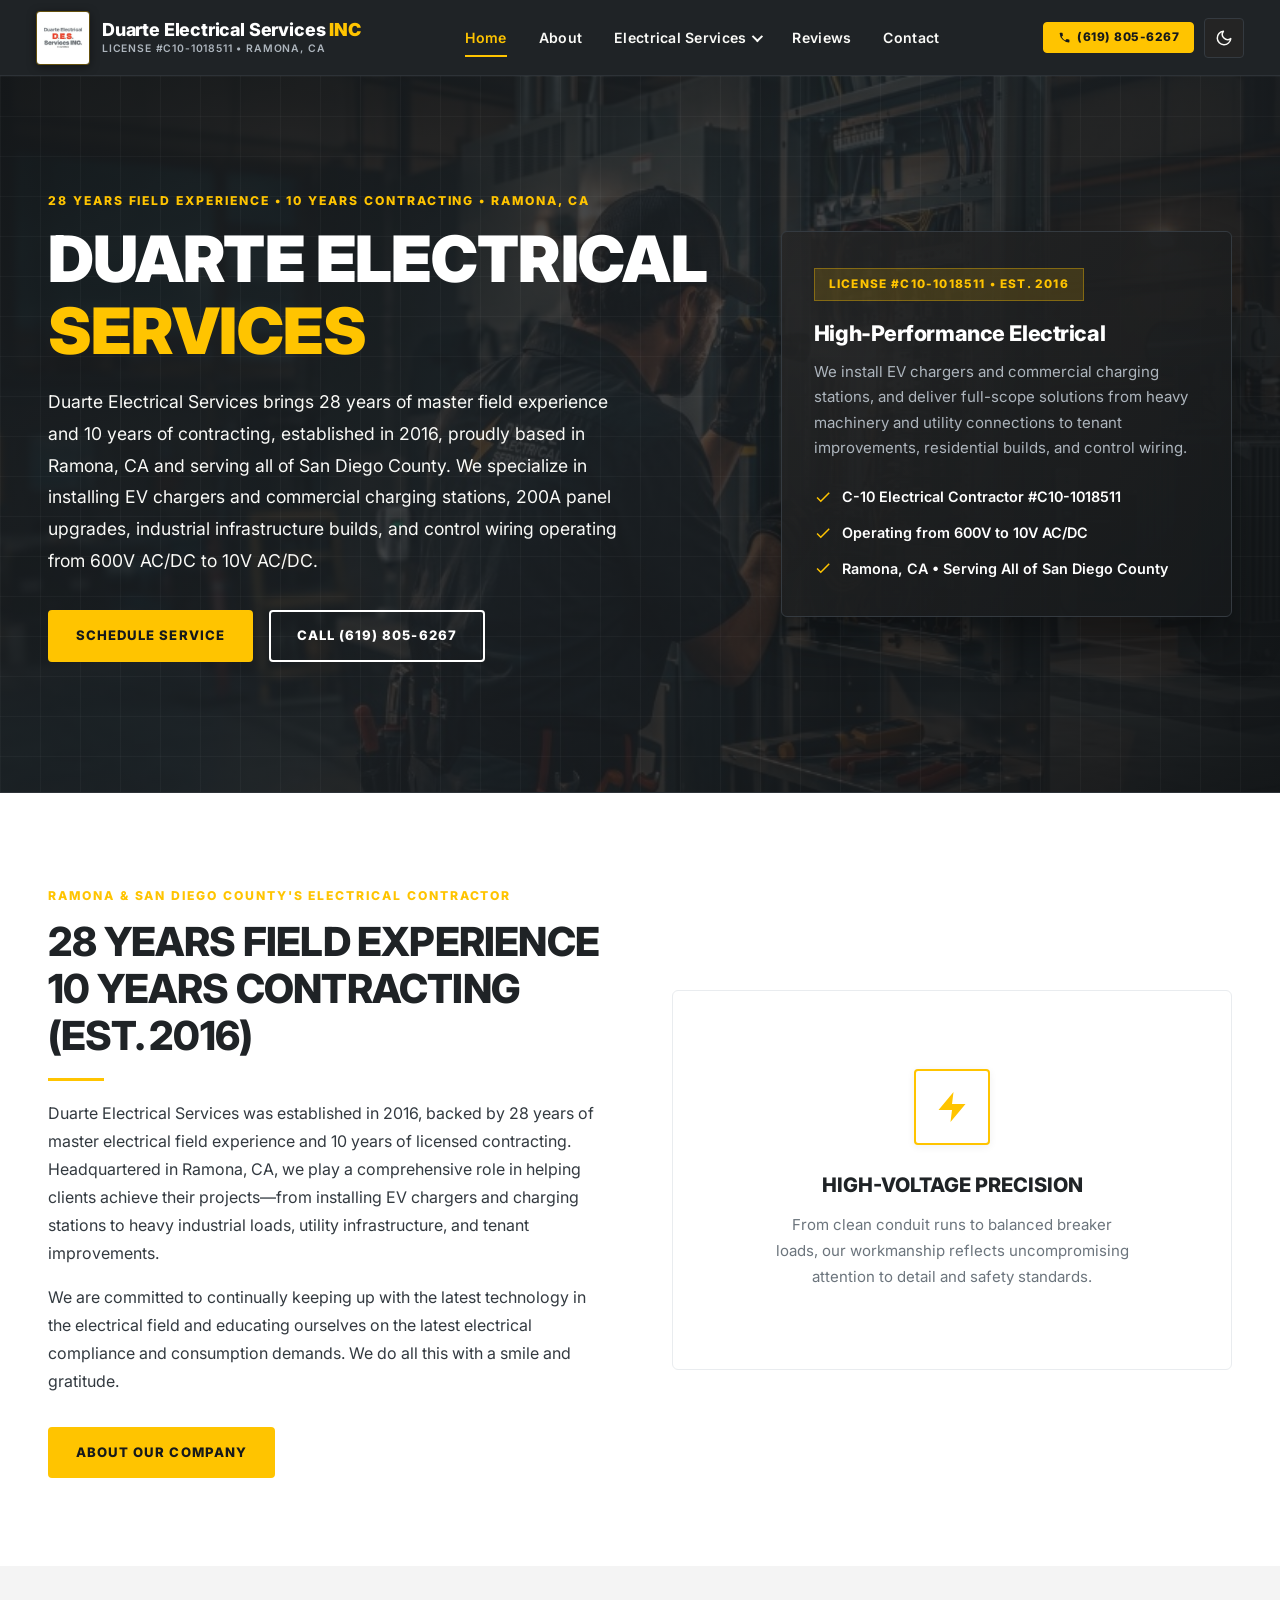
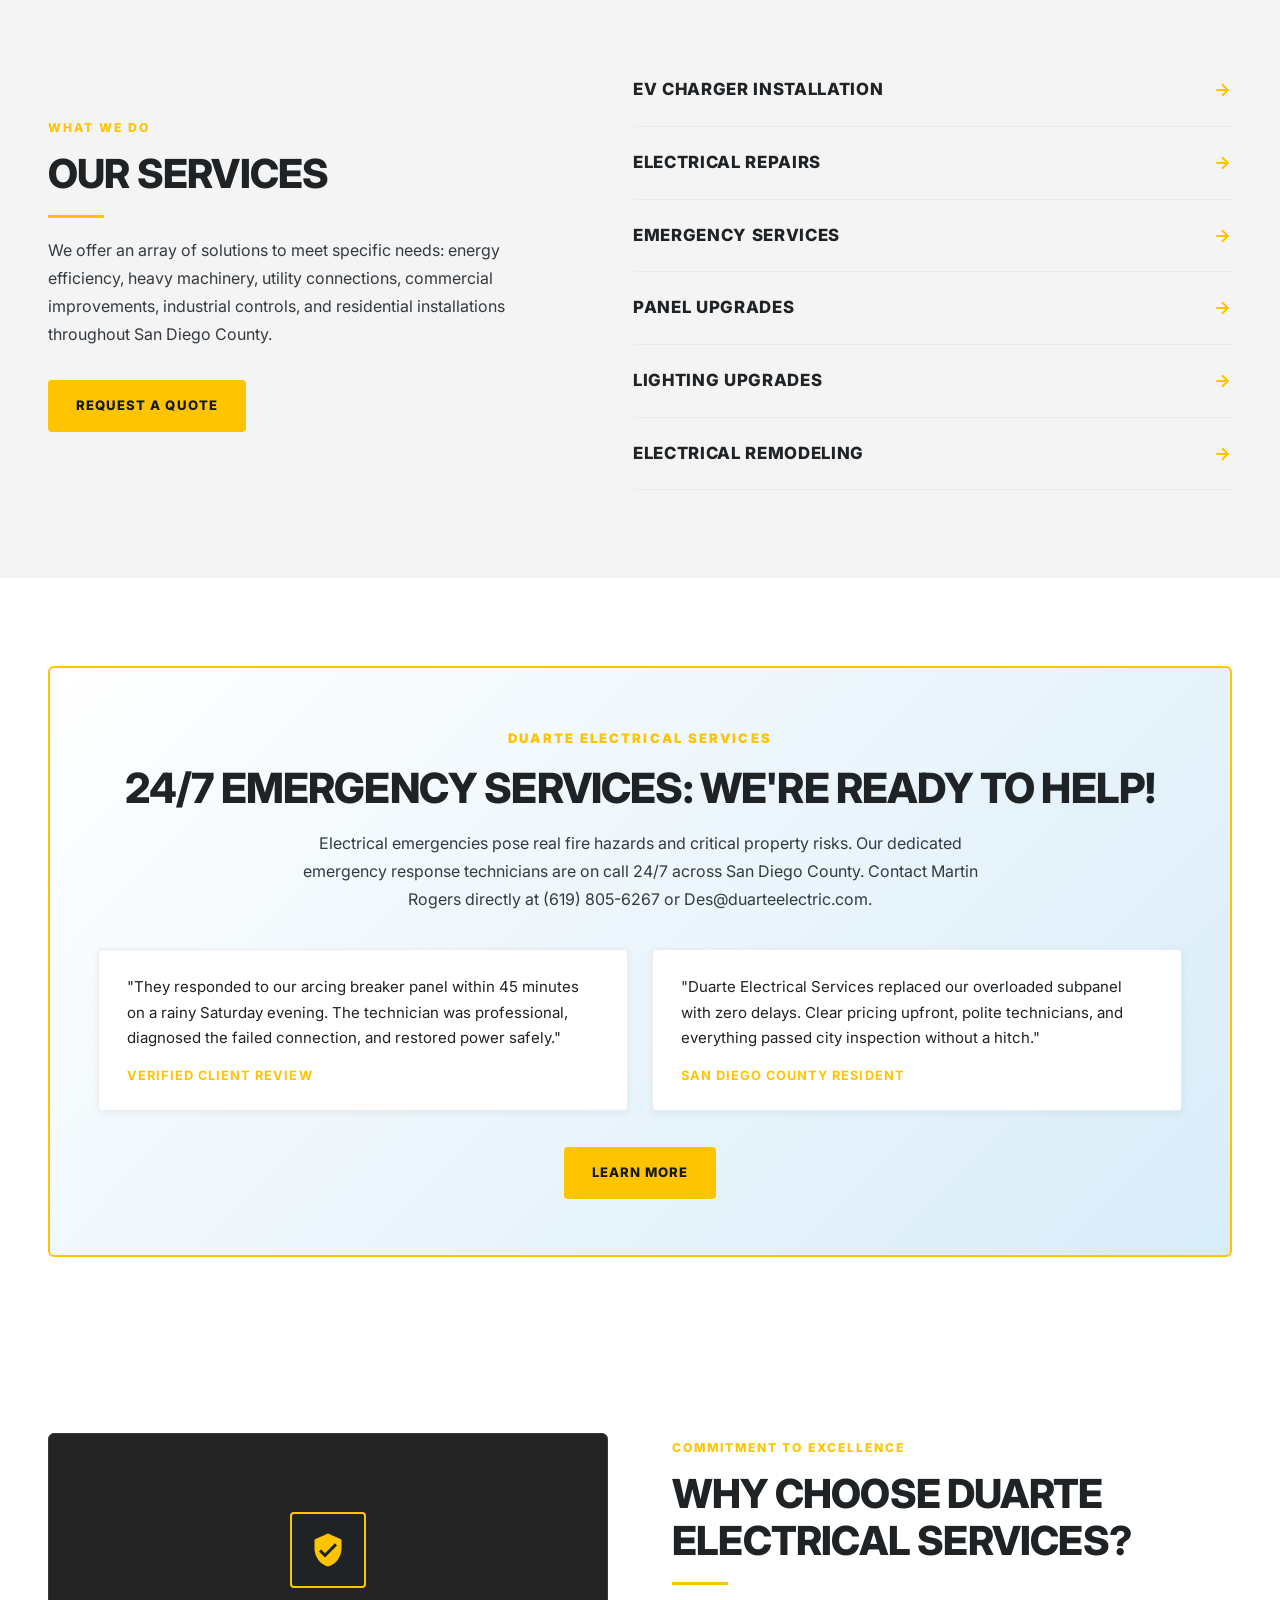
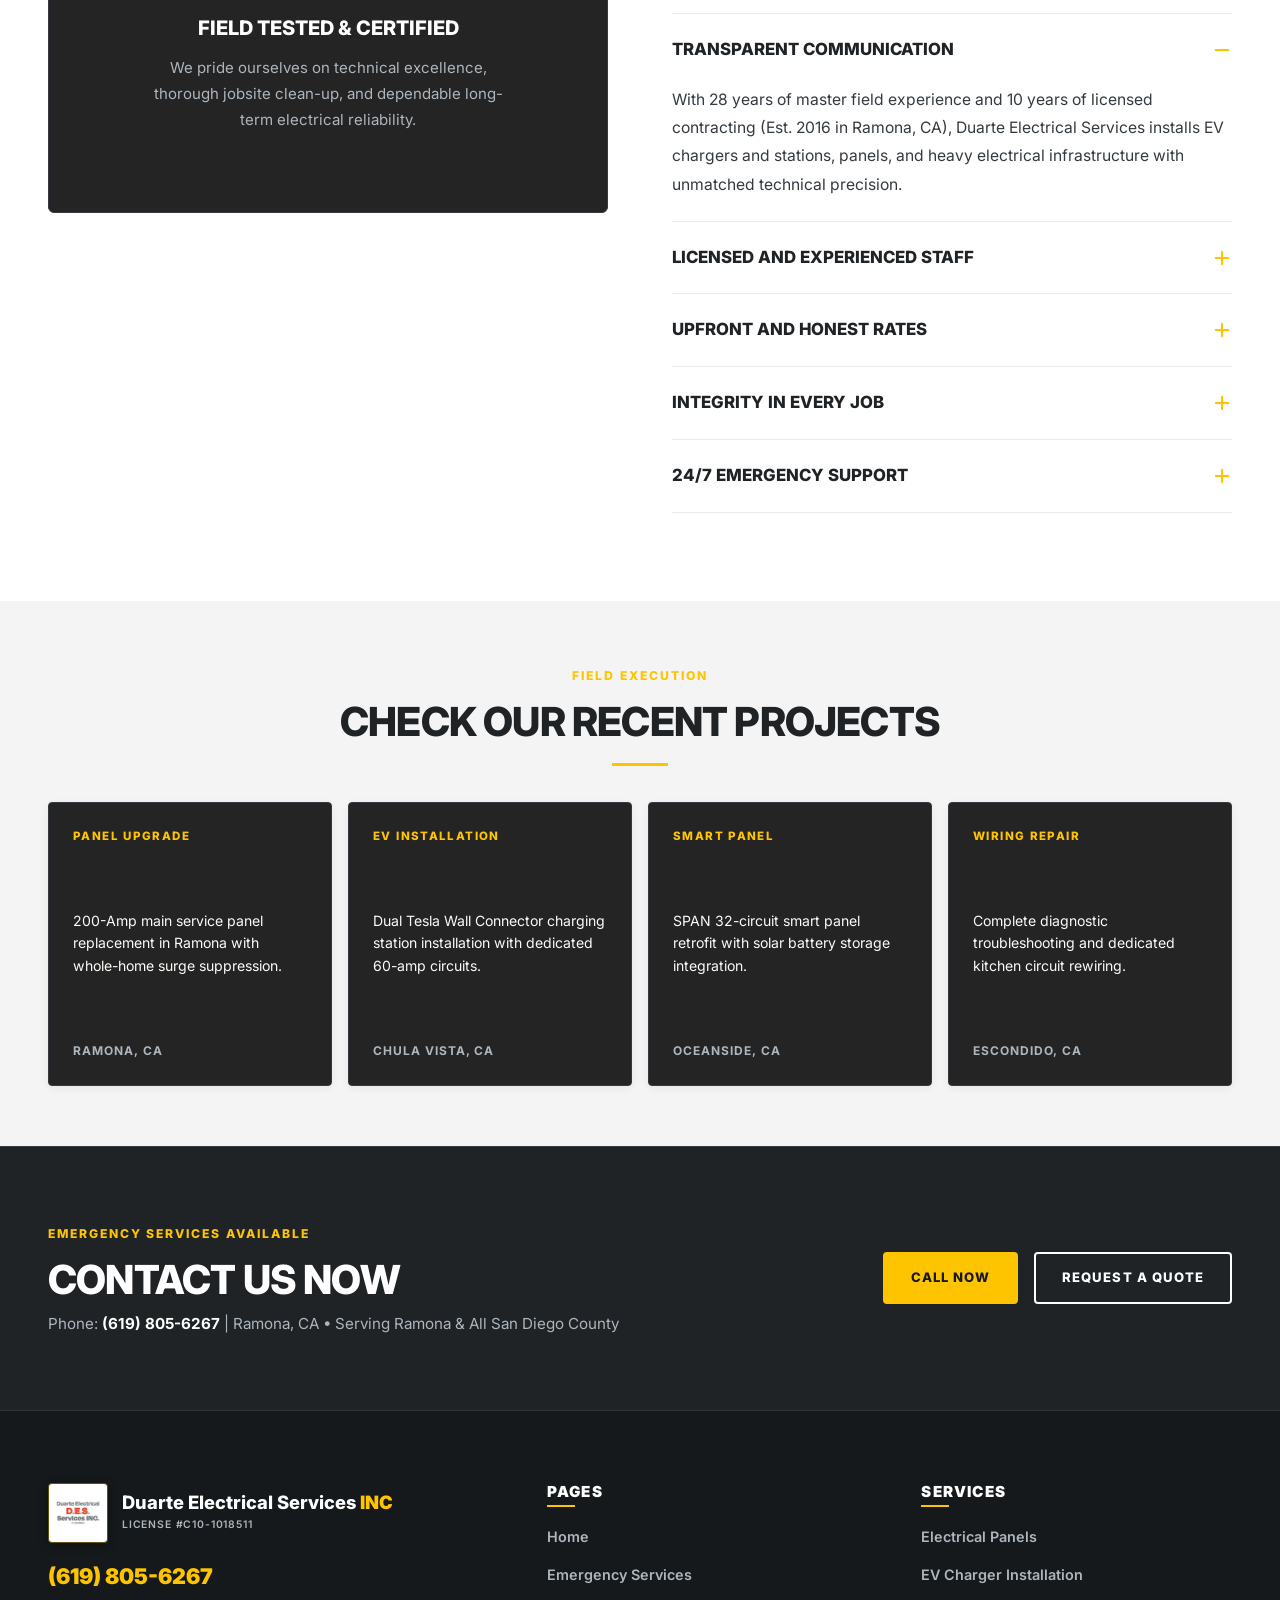
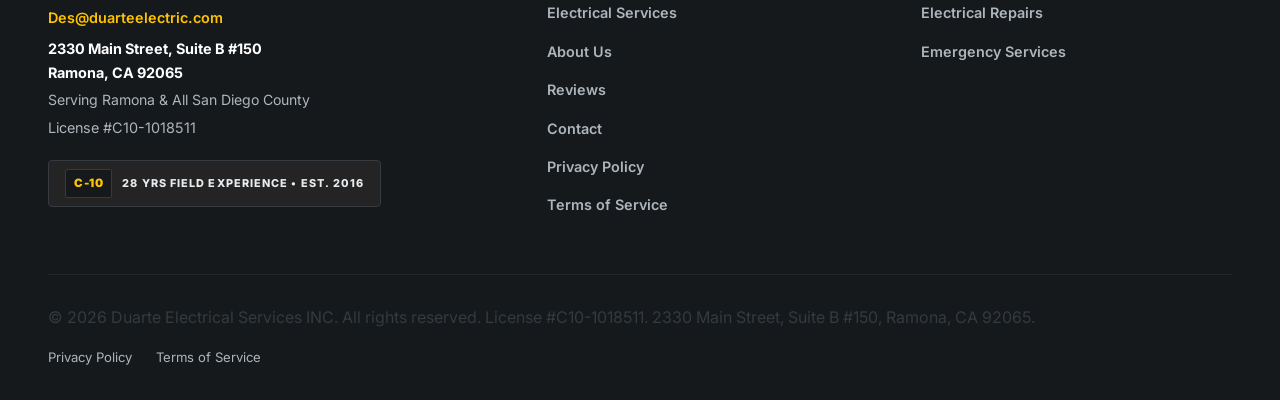
<file: index.html>
<!DOCTYPE html>
<html lang="en">
<head>
  <meta charset="UTF-8">
  <meta name="viewport" content="width=device-width, initial-scale=1.0">
  <title>Duarte Electrical Services INC | Ramona, CA & San Diego County Electricians</title>
  <meta name="description" content="Duarte Electrical Services brings 28 years field experience and 10 years contracting (Est. 2016). Headquartered in Ramona, CA, installing EV chargers and stations, panel modernizations, and industrial electrical across San Diego County. License #C10-1018511.">
  <link rel="icon" type="image/svg+xml" href="favicon.svg">
  <link rel="preconnect" href="https://fonts.googleapis.com">
  <link rel="preconnect" href="https://fonts.gstatic.com" crossorigin>
  <link href="https://fonts.googleapis.com/css2?family=Inter:wght@400;500;600;700;800;900&display=swap" rel="stylesheet">
  <link rel="stylesheet" href="css/style.css">
  <script>
    (function () {
      try {
        if (localStorage.getItem('theme') === 'dark') {
          document.documentElement.classList.add('dark-mode');
        }
        if (window.location.protocol !== 'file:') {
          var path = window.location.pathname;
          var page = path.split('/').pop() || 'index.html';
          window.__DUARTE_INITIAL_PAGE__ = page;
          var cleanBase = path.replace(/[^/]*$/, '') || '/';
          window.__DUARTE_BASE_PATH__ = cleanBase;
          if (path !== cleanBase) {
            window.history.replaceState({ page: page }, '', cleanBase);
          }
        }
      } catch (e) {}
    })();
  </script>
</head>
<body>

  <!-- TOP NAVBAR -->
  <header class="navbar">
    <div class="container">
      <a href="index.html" class="brand-logo" aria-label="Duarte Electrical Services INC">
        <img src="images/logo.jpg" alt="Duarte Electrical Services INC Logo" class="brand-logo-img">
        <div class="logo-text">
          <span class="logo-name">Duarte Electrical Services <span class="logo-inc">INC</span></span>
          <span class="logo-sub">License #C10-1018511 &bull; Ramona, CA</span>
        </div>
      </a>

      <!-- Desktop Nav -->
      <nav class="nav-menu">
        <a href="index.html" class="nav-link active">Home</a>
        <a href="about.html" class="nav-link">About</a>
        <div class="nav-item-dropdown">
          <a href="electrical-panels.html" class="nav-link dropdown-trigger">
            Electrical Services <span class="dropdown-caret"></span>
          </a>
          <div class="dropdown-menu">
            <a href="electrical-panels.html" class="dropdown-item">Electrical Panels</a>
            <a href="ev-charger.html" class="dropdown-item">EV Charger Installation</a>
            <a href="electrical-repairs.html" class="dropdown-item">Electrical Repairs</a>
            <a href="emergency-services.html" class="dropdown-item">Emergency Services</a>
          </div>
        </div>
        <a href="reviews.html" class="nav-link">Reviews</a>
        <a href="contact.html" class="nav-link">Contact</a>
      </nav>

            <div class="nav-right-actions">
        <a href="tel:6198056267" class="nav-cta-btn">
          <svg width="13" height="13" viewBox="0 0 24 24" fill="currentColor">
            <path d="M6.62 10.79a15.05 15.05 0 006.59 6.59l2.2-2.2a1 1 0 011.02-.24 11.72 11.72 0 003.68.59 1 1 0 011 1v3.5a1 1 0 01-1 1A17.93 17.93 0 013 4a1 1 0 011-1h3.5a1 1 0 011 1 11.72 11.72 0 00.59 3.68 1 1 0 01-.24 1.02l-2.23 2.09z"/>
          </svg>
          <span> (619) 805-6267</span>
        </a>

        <!-- Theme Toggle Button -->
        <button class="theme-toggle-btn" aria-label="Toggle light or dark theme" title="Toggle theme">
          <svg class="icon-moon" width="18" height="18" viewBox="0 0 24 24" fill="none" stroke="currentColor" stroke-width="2" stroke-linecap="round" stroke-linejoin="round">
            <path d="M21 12.79A9 9 0 1 1 11.21 3 7 7 0 0 0 21 12.79z"></path>
          </svg>
          <svg class="icon-sun" width="18" height="18" viewBox="0 0 24 24" fill="none" stroke="currentColor" stroke-width="2" stroke-linecap="round" stroke-linejoin="round">
            <circle cx="12" cy="12" r="5"></circle>
            <line x1="12" y1="1" x2="12" y2="3"></line>
            <line x1="12" y1="21" x2="12" y2="23"></line>
            <line x1="4.22" y1="4.22" x2="5.64" y2="5.64"></line>
            <line x1="18.36" y1="18.36" x2="19.78" y2="19.78"></line>
            <line x1="1" y1="12" x2="3" y2="12"></line>
            <line x1="21" y1="12" x2="23" y2="12"></line>
            <line x1="4.22" y1="19.78" x2="5.64" y2="18.36"></line>
            <line x1="18.36" y1="5.64" x2="19.78" y2="4.22"></line>
          </svg>
        </button>

        <button class="hamburger" aria-label="Toggle navigation menu">
          <span></span>
          <span></span>
          <span></span>
        </button>
      </div>
    </div>
  </header>

  <!-- MOBILE NAVIGATION -->
  <div class="mobile-nav">
    <a href="index.html">Home</a>
    <a href="about.html">About</a>
    <button class="mobile-dropdown-toggle">
      <span>Electrical Services</span>
      <span class="dropdown-caret"></span>
    </button>
    <div class="mobile-sub-menu">
      <a href="electrical-panels.html">Electrical Panels</a>
      <a href="ev-charger.html">EV Charger Installation</a>
      <a href="electrical-repairs.html">Electrical Repairs</a>
      <a href="emergency-services.html">Emergency Services</a>
    </div>
    <a href="reviews.html">Reviews</a>
    <a href="contact.html">Contact</a>
    <div class="mobile-theme-row">
      <span>Theme Mode</span>
      <button class="theme-toggle-btn" aria-label="Toggle light or dark theme" title="Toggle theme">
        <svg class="icon-moon" width="18" height="18" viewBox="0 0 24 24" fill="none" stroke="currentColor" stroke-width="2" stroke-linecap="round" stroke-linejoin="round">
          <path d="M21 12.79A9 9 0 1 1 11.21 3 7 7 0 0 0 21 12.79z"></path>
        </svg>
        <svg class="icon-sun" width="18" height="18" viewBox="0 0 24 24" fill="none" stroke="currentColor" stroke-width="2" stroke-linecap="round" stroke-linejoin="round">
          <circle cx="12" cy="12" r="5"></circle>
          <line x1="12" y1="1" x2="12" y2="3"></line>
          <line x1="12" y1="21" x2="12" y2="23"></line>
          <line x1="4.22" y1="4.22" x2="5.64" y2="5.64"></line>
          <line x1="18.36" y1="18.36" x2="19.78" y2="19.78"></line>
          <line x1="1" y1="12" x2="3" y2="12"></line>
          <line x1="21" y1="12" x2="23" y2="12"></line>
          <line x1="4.22" y1="19.78" x2="5.64" y2="18.36"></line>
          <line x1="18.36" y1="5.64" x2="19.78" y2="4.22"></line>
        </svg>
      </button>
    </div>
    <a href="tel:6198056267" class="nav-cta-btn">
      Emergency Call (619) 805-6267
    </a>
  </div>

  <main class="site-wrapper">

    <!-- HERO SECTION (IMAGE 1) -->
    <section class="hero-home">
      <div class="container">
        <div class="hero-home-grid">
          <div class="hero-home-content">
            <span class="section-label section-label-gold">28 Years Field Experience &bull; 10 Years Contracting &bull; Ramona, CA</span>
            <h1>Duarte Electrical<br><span class="hero-highlight">Services</span></h1>
            <p>Duarte Electrical Services brings 28 years of master field experience and 10 years of contracting, established in 2016, proudly based in Ramona, CA and serving all of San Diego County. We specialize in installing EV chargers and commercial charging stations, 200A panel upgrades, industrial infrastructure builds, and control wiring operating from 600V AC/DC to 10V AC/DC.</p>
            <div class="hero-btn-group">
              <a href="contact.html" class="btn btn-blue">Schedule Service</a>
              <a href="tel:6198056267" class="btn btn-outline-white">Call (619) 805-6267</a>
            </div>
          </div>

          <div class="hero-visual-card">
            <div class="hero-visual-badge">License #C10-1018511 &bull; Est. 2016</div>
            <h3>High-Performance Electrical</h3>
            <p>We install EV chargers and commercial charging stations, and deliver full-scope solutions from heavy machinery and utility connections to tenant improvements, residential builds, and control wiring.</p>
            <div class="hero-feature-list">
              <div class="hero-feature-item">
                <svg width="18" height="18" viewBox="0 0 24 24" fill="currentColor">
                  <path d="M9 16.17L4.83 12l-1.42 1.41L9 19 21 7l-1.41-1.41z"/>
                </svg>
                <span>C-10 Electrical Contractor #C10-1018511</span>
              </div>
              <div class="hero-feature-item">
                <svg width="18" height="18" viewBox="0 0 24 24" fill="currentColor">
                  <path d="M9 16.17L4.83 12l-1.42 1.41L9 19 21 7l-1.41-1.41z"/>
                </svg>
                <span>Operating from 600V to 10V AC/DC</span>
              </div>
              <div class="hero-feature-item">
                <svg width="18" height="18" viewBox="0 0 24 24" fill="currentColor">
                  <path d="M9 16.17L4.83 12l-1.42 1.41L9 19 21 7l-1.41-1.41z"/>
                </svg>
                <span>Ramona, CA &bull; Serving All of San Diego County</span>
              </div>
            </div>
          </div>
        </div>
      </div>
    </section>

    <!-- TRUSTED ELECTRICAL EXPERTS SECTION (IMAGE 1) -->
    <section class="section">
      <div class="container">
        <div class="two-col-grid">
          <div>
            <span class="section-label">Ramona &amp; San Diego County's Electrical Contractor</span>
            <h2>28 Years Field Experience  10 Years Contracting (Est. 2016)</h2>
            <div class="divider-blue"></div>
            <p>Duarte Electrical Services was established in 2016, backed by 28 years of master electrical field experience and 10 years of licensed contracting. Headquartered in Ramona, CA, we play a comprehensive role in helping clients achieve their projects—from installing EV chargers and charging stations to heavy industrial loads, utility infrastructure, and tenant improvements.</p>
            <p style="margin-top: 16px;">We are committed to continually keeping up with the latest technology in the electrical field and educating ourselves on the latest electrical compliance and consumption demands. We do all this with a smile and gratitude.</p>
            <div style="margin-top: 32px;">
              <a href="about.html" class="btn btn-blue">About Our Company</a>
            </div>
          </div>

          <div class="visual-showcase-box">
            <div class="showcase-icon-wrap">
              <svg width="36" height="36" viewBox="0 0 24 24" fill="currentColor">
                <path d="M13 2L3 14h9l-1 8 10-12h-9l1-8z"/>
              </svg>
            </div>
            <div class="showcase-headline">High-Voltage Precision</div>
            <p class="showcase-desc">From clean conduit runs to balanced breaker loads, our workmanship reflects uncompromising attention to detail and safety standards.</p>
          </div>
        </div>
      </div>
    </section>

    <!-- OUR SERVICES SECTION (IMAGE 1) -->
    <section class="section section-ice">
      <div class="container">
        <div class="services-section-grid">
          <div>
            <span class="section-label">What We Do</span>
            <h2>Our Services</h2>
            <div class="divider-blue"></div>
            <p>We offer an array of solutions to meet specific needs: energy efficiency, heavy machinery, utility connections, commercial improvements, industrial controls, and residential installations throughout San Diego County.</p>
            <div style="margin-top: 32px;">
              <a href="contact.html" class="btn btn-blue">Request a Quote</a>
            </div>
          </div>

          <div class="service-links-list">
            <a href="ev-charger.html" class="service-list-row">
              <span>EV Charger Installation</span>
              <svg width="20" height="20" viewBox="0 0 24 24" fill="none" stroke="currentColor" stroke-width="2.5">
                <path d="M5 12h14M12 5l7 7-7 7"/>
              </svg>
            </a>
            <a href="electrical-repairs.html" class="service-list-row">
              <span>Electrical Repairs</span>
              <svg width="20" height="20" viewBox="0 0 24 24" fill="none" stroke="currentColor" stroke-width="2.5">
                <path d="M5 12h14M12 5l7 7-7 7"/>
              </svg>
            </a>
            <a href="emergency-services.html" class="service-list-row">
              <span>Emergency Services</span>
              <svg width="20" height="20" viewBox="0 0 24 24" fill="none" stroke="currentColor" stroke-width="2.5">
                <path d="M5 12h14M12 5l7 7-7 7"/>
              </svg>
            </a>
            <a href="electrical-panels.html" class="service-list-row">
              <span>Panel Upgrades</span>
              <svg width="20" height="20" viewBox="0 0 24 24" fill="none" stroke="currentColor" stroke-width="2.5">
                <path d="M5 12h14M12 5l7 7-7 7"/>
              </svg>
            </a>
            <a href="electrical-repairs.html" class="service-list-row">
              <span>Lighting Upgrades</span>
              <svg width="20" height="20" viewBox="0 0 24 24" fill="none" stroke="currentColor" stroke-width="2.5">
                <path d="M5 12h14M12 5l7 7-7 7"/>
              </svg>
            </a>
            <a href="contact.html" class="service-list-row">
              <span>Electrical Remodeling</span>
              <svg width="20" height="20" viewBox="0 0 24 24" fill="none" stroke="currentColor" stroke-width="2.5">
                <path d="M5 12h14M12 5l7 7-7 7"/>
              </svg>
            </a>
          </div>
        </div>
      </div>
    </section>

    <!-- 24/7 EMERGENCY SERVICES BANNER (IMAGE 1) -->
    <section class="section">
      <div class="container">
        <div class="emergency-callout-card">
          <span class="emergency-tag">Duarte Electrical Services</span>
          <h2>24/7 Emergency Services: We're Ready to Help!</h2>
          <p style="max-width: 720px; margin: 0 auto; color: var(--text-body);">Electrical emergencies pose real fire hazards and critical property risks. Our dedicated emergency response technicians are on call 24/7 across San Diego County. Contact Martin Rogers directly at (619) 805-6267 or Des@duarteelectric.com.</p>

          <div class="emergency-card-grid">
            <div class="emergency-quote-box">
              <p>"They responded to our arcing breaker panel within 45 minutes on a rainy Saturday evening. The technician was professional, diagnosed the failed connection, and restored power safely."</p>
              <span class="author">Verified Client Review</span>
            </div>
            <div class="emergency-quote-box">
              <p>"Duarte Electrical Services replaced our overloaded subpanel with zero delays. Clear pricing upfront, polite technicians, and everything passed city inspection without a hitch."</p>
              <span class="author">San Diego County Resident</span>
            </div>
          </div>

          <a href="emergency-services.html" class="btn btn-blue">Learn More</a>
        </div>
      </div>
    </section>


    <!-- WHY CHOOSE DUARTE ELECTRICAL SERVICES -->
    <section class="section">
      <div class="container">
        <div class="two-col-grid align-start">
          <div class="visual-showcase-box" style="background-color: var(--navy-surface); color: var(--white); border-color: var(--navy-border);">
            <div class="showcase-icon-wrap" style="background-color: var(--navy-deep); border-color: var(--gold); color: var(--gold);">
              <svg width="36" height="36" viewBox="0 0 24 24" fill="currentColor">
                <path d="M12 1L3 5v6c0 5.55 3.84 10.74 9 12 5.16-1.26 9-6.45 9-12V5l-9-4zm-2 16l-4-4 1.41-1.41L10 14.17l6.59-6.59L18 9l-8 8z"/>
              </svg>
            </div>
            <div class="showcase-headline" style="color: var(--white);">Field Tested &amp; Certified</div>
            <p class="showcase-desc" style="color: var(--text-muted-dk);">We pride ourselves on technical excellence, thorough jobsite clean-up, and dependable long-term electrical reliability.</p>
          </div>

          <div>
            <span class="section-label">Commitment to Excellence</span>
            <h2>Why Choose Duarte Electrical Services?</h2>
            <div class="divider-blue"></div>

            <div class="accordion-wrapper" style="margin-top: 28px;">
              <div class="accordion-item open">
                <div class="accordion-header">
                  <span>Transparent Communication</span>
                  <div class="accordion-indicator"></div>
                </div>
                <div class="accordion-content">
                  <div class="accordion-content-inner">
                    With 28 years of master field experience and 10 years of licensed contracting (Est. 2016 in Ramona, CA), Duarte Electrical Services installs EV chargers and stations, panels, and heavy electrical infrastructure with unmatched technical precision.
                  </div>
                </div>
              </div>

              <div class="accordion-item">
                <div class="accordion-header">
                  <span>Licensed and Experienced Staff</span>
                  <div class="accordion-indicator"></div>
                </div>
                <div class="accordion-content">
                  <div class="accordion-content-inner">
                    From 600 volts AC/DC down to 10 volts AC/DC, our licensed electricians handle industrial machinery, commercial infrastructure, and residential builds with uncompromising quality.
                  </div>
                </div>
              </div>

              <div class="accordion-item">
                <div class="accordion-header">
                  <span>Upfront and Honest Rates</span>
                  <div class="accordion-indicator"></div>
                </div>
                <div class="accordion-content">
                  <div class="accordion-content-inner">
                    We utilize straightforward flat-rate pricing. You approve the final cost before any tools touch your panel or wiring, guaranteeing no unexpected fees on your invoice.
                  </div>
                </div>
              </div>

              <div class="accordion-item">
                <div class="accordion-header">
                  <span>Integrity in Every Job</span>
                  <div class="accordion-indicator"></div>
                </div>
                <div class="accordion-content">
                  <div class="accordion-content-inner">
                    We continually educate ourselves on the latest electrical compliance and consumption demands, staying ahead of evolving technologies and alternative energy resources.
                  </div>
                </div>
              </div>

              <div class="accordion-item">
                <div class="accordion-header">
                  <span>24/7 Emergency Support</span>
                  <div class="accordion-indicator"></div>
                </div>
                <div class="accordion-content">
                  <div class="accordion-content-inner">
                    We take pride in our craft and serve San Diego County property owners with genuine professionalism, a smile, and gratitude.
                  </div>
                </div>
              </div>
            </div>
          </div>
        </div>
      </div>
    </section>

    <!-- CHECK OUR INSTAGRAM / FIELD PROJECTS (IMAGE 1) -->
    <section class="section section-ice" style="padding-top: 60px; padding-bottom: 60px;">
      <div class="container">
        <div class="section-header centered" style="margin-bottom: 36px;">
          <span class="section-label">Field Execution</span>
          <h2>Check Our Recent Projects</h2>
          <div class="divider-blue centered"></div>
        </div>

        <div class="projects-gallery-grid">
          <div class="project-card-box">
            <span class="project-tag">Panel Upgrade</span>
            <p class="project-quote-text">200-Amp main service panel replacement in Ramona with whole-home surge suppression.</p>
            <span class="project-author-text">Ramona, CA</span>
          </div>

          <div class="project-card-box">
            <span class="project-tag">EV Installation</span>
            <p class="project-quote-text">Dual Tesla Wall Connector charging station installation with dedicated 60-amp circuits.</p>
            <span class="project-author-text">Chula Vista, CA</span>
          </div>

          <div class="project-card-box">
            <span class="project-tag">Smart Panel</span>
            <p class="project-quote-text">SPAN 32-circuit smart panel retrofit with solar battery storage integration.</p>
            <span class="project-author-text">Oceanside, CA</span>
          </div>

          <div class="project-card-box">
            <span class="project-tag">Wiring Repair</span>
            <p class="project-quote-text">Complete diagnostic troubleshooting and dedicated kitchen circuit rewiring.</p>
            <span class="project-author-text">Escondido, CA</span>
          </div>
        </div>
      </div>
    </section>

    <!-- CONTACT US NOW BANNER (IMAGE 1) -->
    <section class="cta-dark-banner">
      <div class="container">
        <div class="cta-dark-grid">
          <div class="cta-dark-info">
            <span class="section-label section-label-gold">Emergency Services Available</span>
            <h2>Contact Us Now</h2>
            <p>Phone: <strong style="color: var(--white);">(619) 805-6267</strong> | Ramona, CA &bull; Serving Ramona &amp; All San Diego County</p>
          </div>
          <div class="cta-button-cluster">
            <a href="tel:6198056267" class="btn btn-blue">Call Now</a>
            <a href="contact.html" class="btn btn-outline-white">Request a Quote</a>
          </div>
        </div>
      </div>
    </section>

  </main>

  <!-- FOOTER -->
  <footer class="site-footer">
    <div class="container">
      <div class="footer-top-grid">
        <div class="footer-brand">
          <div class="footer-brand-header">
            <img src="images/logo.jpg" alt="Duarte Electrical Services INC" class="footer-logo-img">
            <div class="footer-brand-text">
              <span class="footer-brand-name">Duarte Electrical Services <span class="logo-inc">INC</span></span>
              <span class="footer-brand-sub">License #C10-1018511</span>
            </div>
          </div>
          <a href="tel:6198056267" class="footer-phone-link">(619) 805-6267</a>
          <p><a href="mailto:Des@duarteelectric.com" style="color: var(--gold); font-weight: 600;">Des@duarteelectric.com</a></p>
          <p style="margin-top: 6px; font-weight: 700; color: #FFFFFF;">2330 Main Street, Suite B #150<br>Ramona, CA 92065</p>
          <p style="margin-top: 2px; font-size: 0.88rem;">Serving Ramona &amp; All San Diego County</p>
          <p style="margin-top: 4px;">License #C10-1018511</p>

          <div class="bbb-badge-box">
            <span class="bbb-symbol">C-10</span>
            <span class="bbb-text">28 Yrs Field Experience &bull; Est. 2016</span>
          </div>
        </div>

        <div class="footer-col">
          <h4>Pages</h4>
          <ul class="footer-nav-list">
            <li><a href="index.html">Home</a></li>
            <li><a href="emergency-services.html">Emergency Services</a></li>
            <li><a href="electrical-panels.html">Electrical Services</a></li>
            <li><a href="about.html">About Us</a></li>
            <li><a href="reviews.html">Reviews</a></li>
            <li><a href="contact.html">Contact</a></li>
            <li><a href="privacy-policy.html">Privacy Policy</a></li>
            <li><a href="terms-of-service.html">Terms of Service</a></li>
          </ul>
        </div>

        <div class="footer-col">
          <h4>Services</h4>
          <ul class="footer-nav-list">
            <li><a href="electrical-panels.html">Electrical Panels</a></li>
            <li><a href="ev-charger.html">EV Charger Installation</a></li>
            <li><a href="electrical-repairs.html">Electrical Repairs</a></li>
            <li><a href="emergency-services.html">Emergency Services</a></li>
          </ul>
        </div>
      </div>

      <div class="footer-bottom-bar">
        <p>&copy; 2026 Duarte Electrical Services INC. All rights reserved. License #C10-1018511. 2330 Main Street, Suite B #150, Ramona, CA 92065.</p>
        <div class="footer-bottom-links">
          <a href="privacy-policy.html">Privacy Policy</a>
          <a href="terms-of-service.html">Terms of Service</a>
        </div>
      </div>
    </div>
  </footer>

  <script src="js/form-config.js?v=martin-2"></script>
  <script src="js/main.js?v=martin-2"></script>
</body>
</html>
</file>
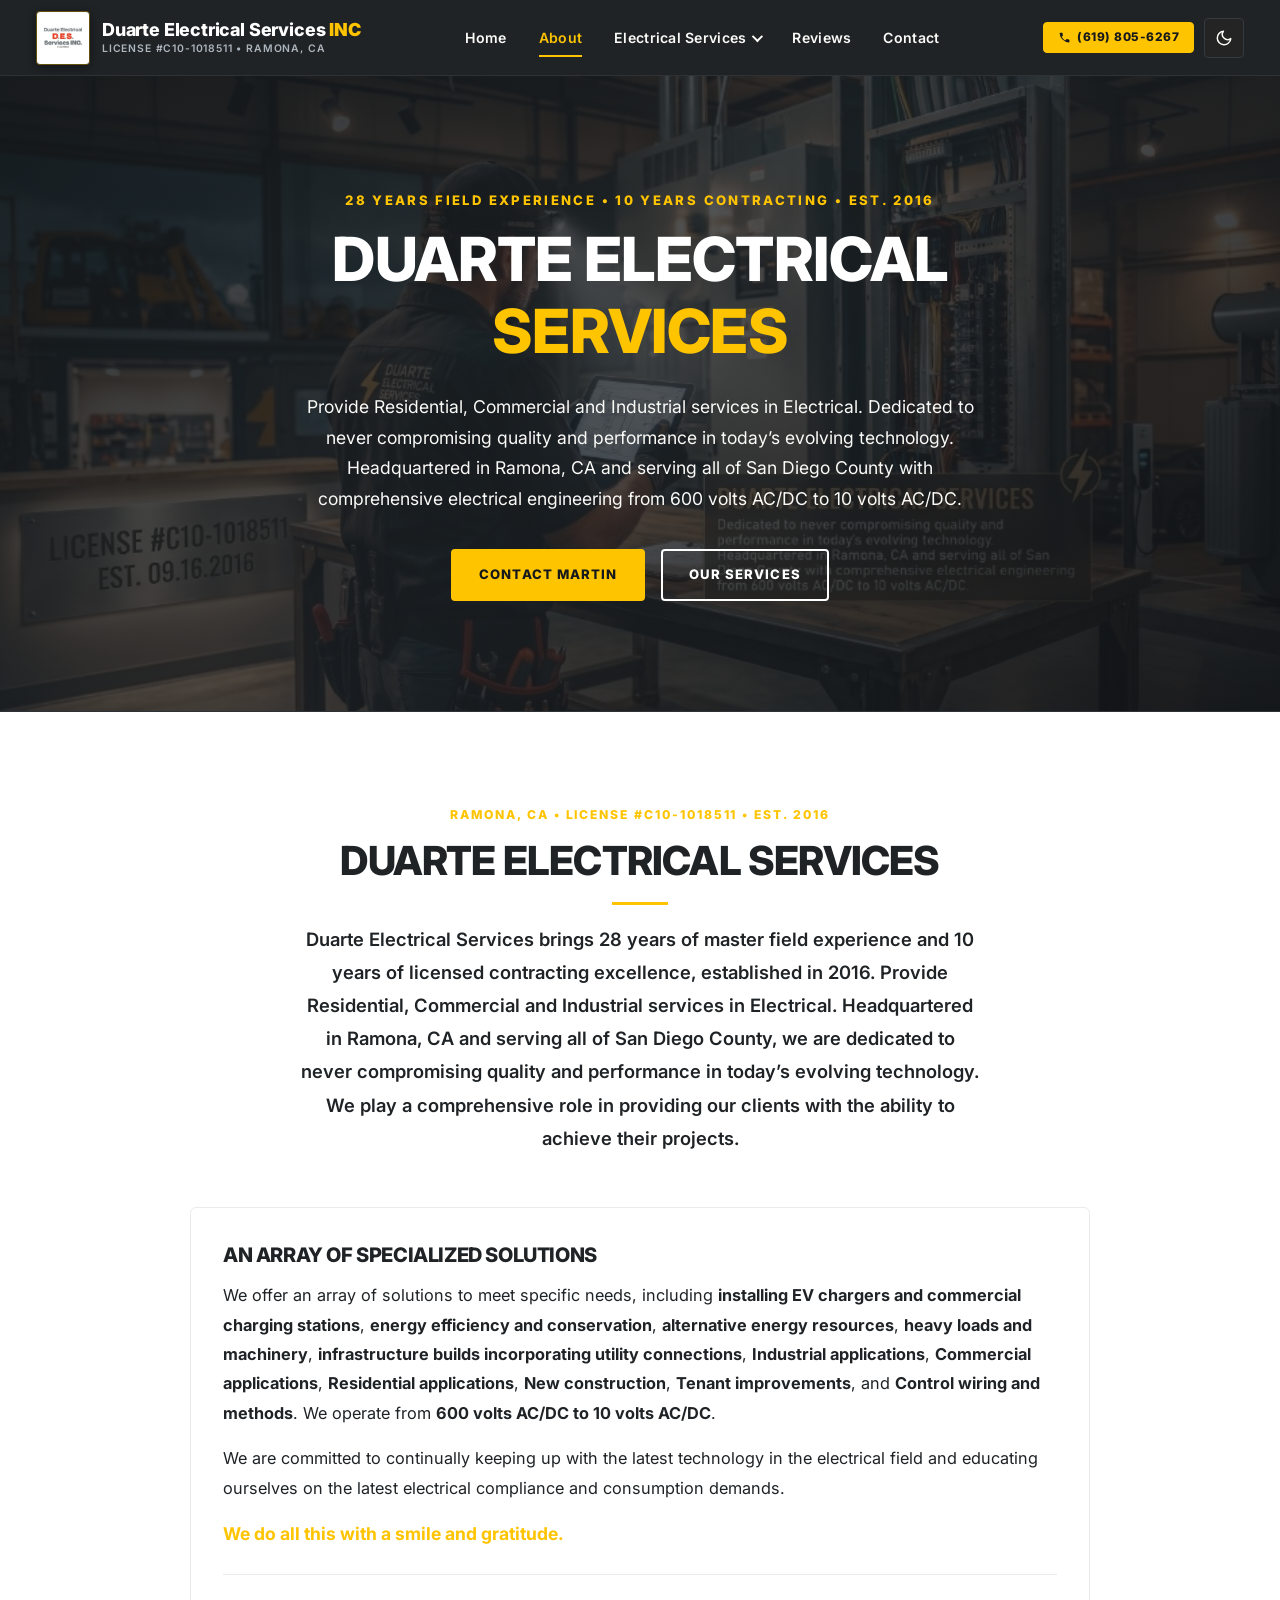
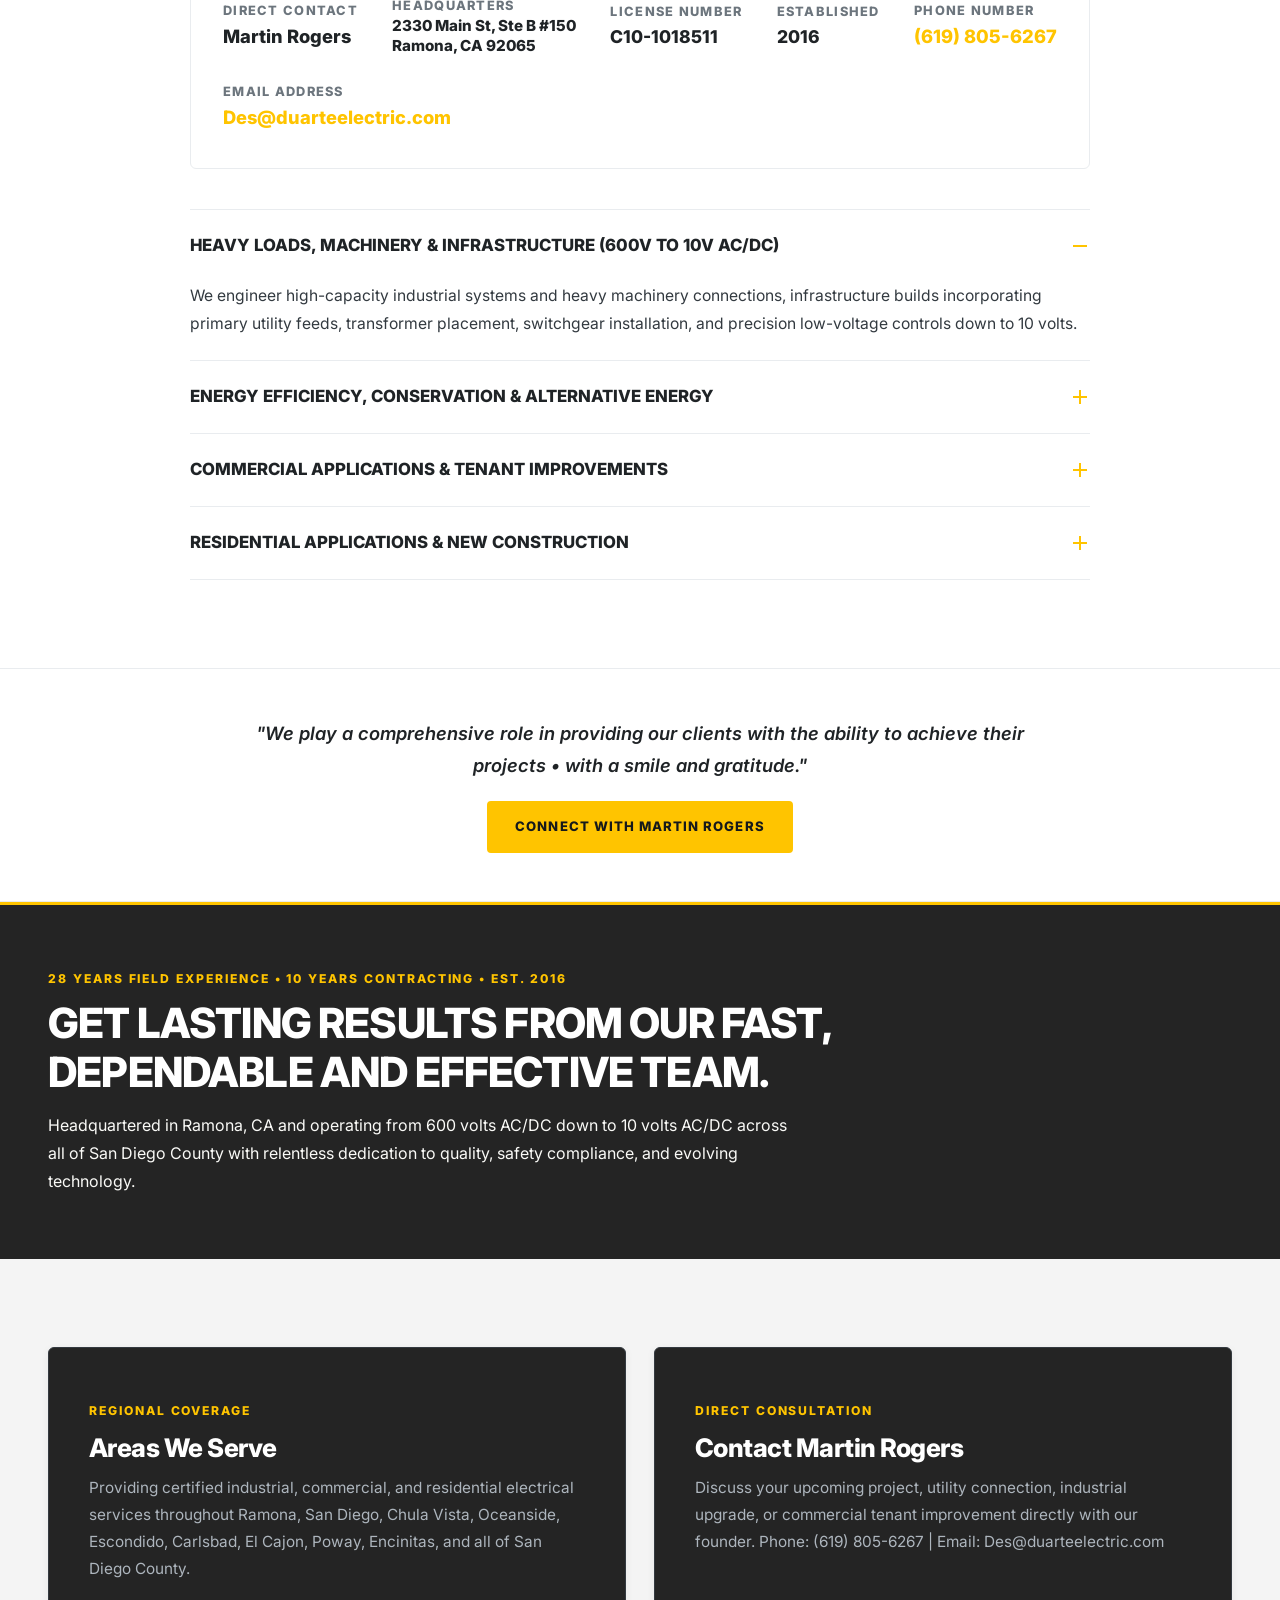
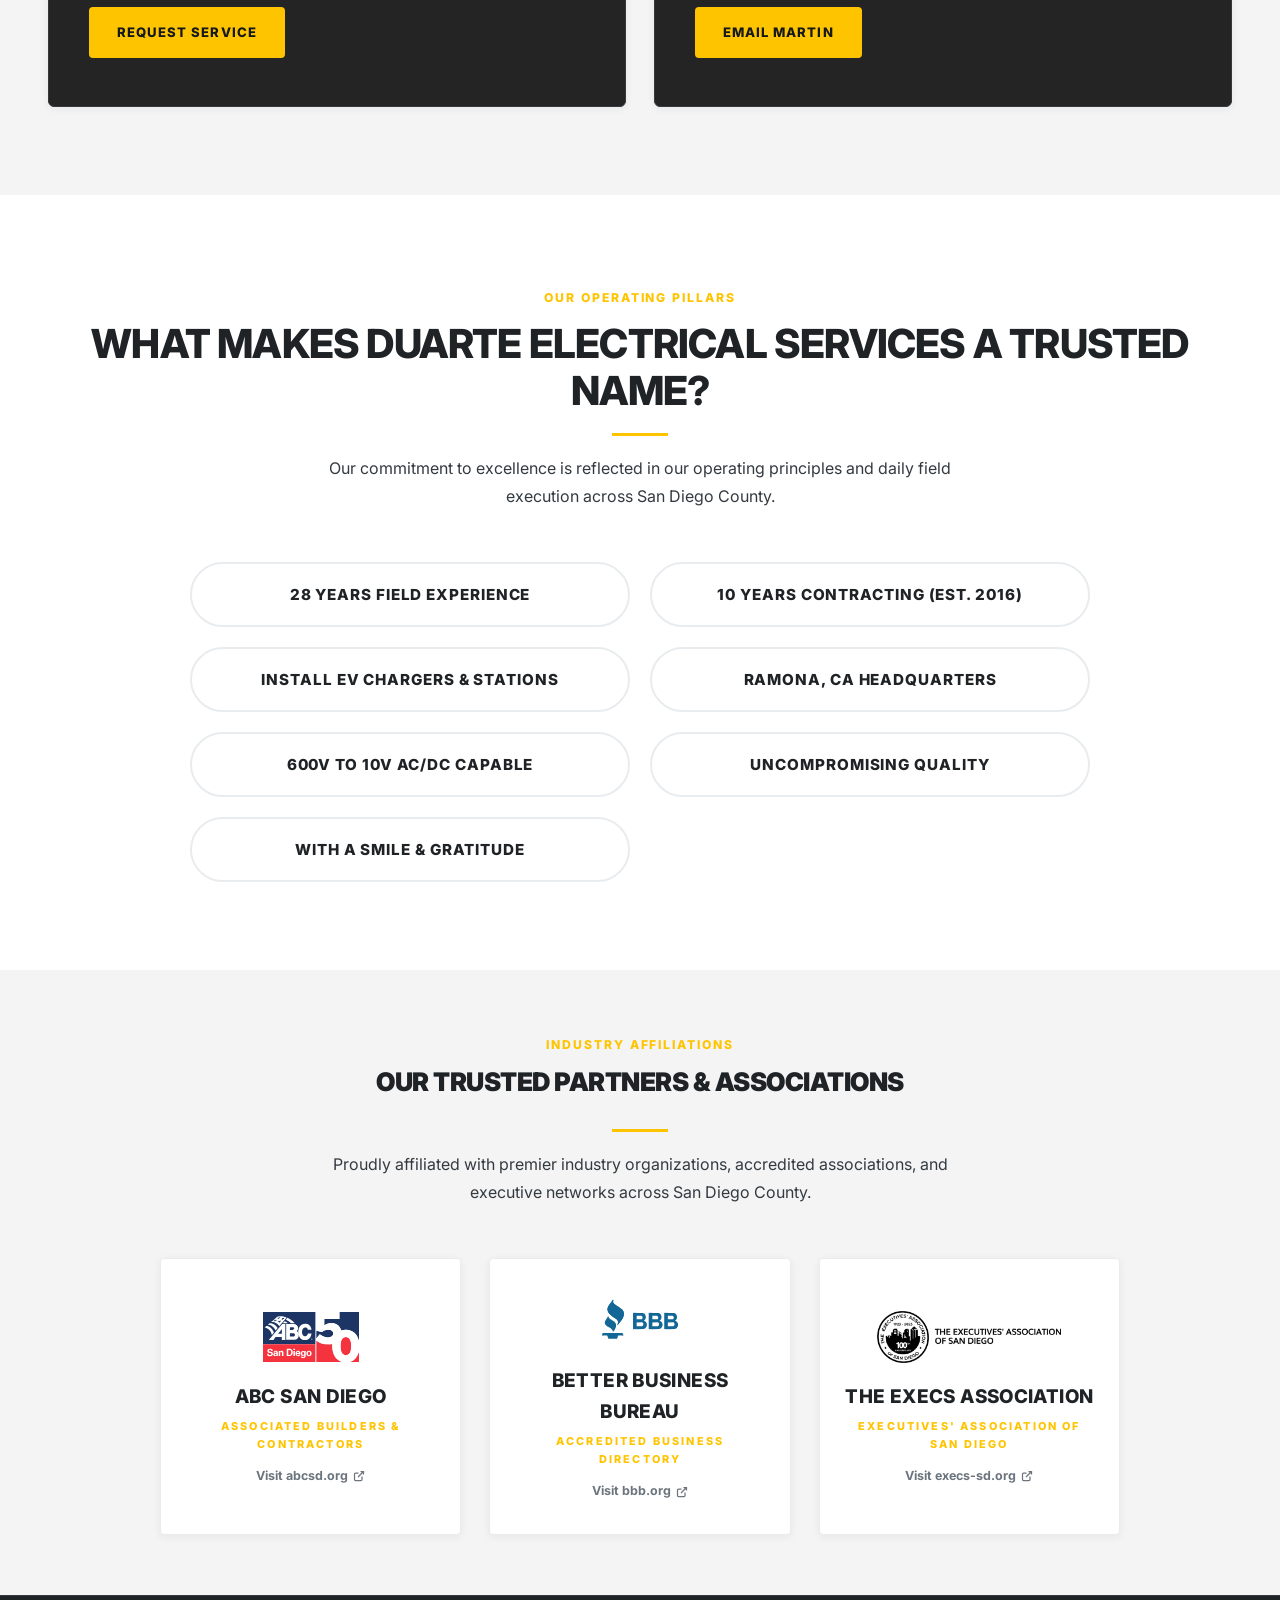
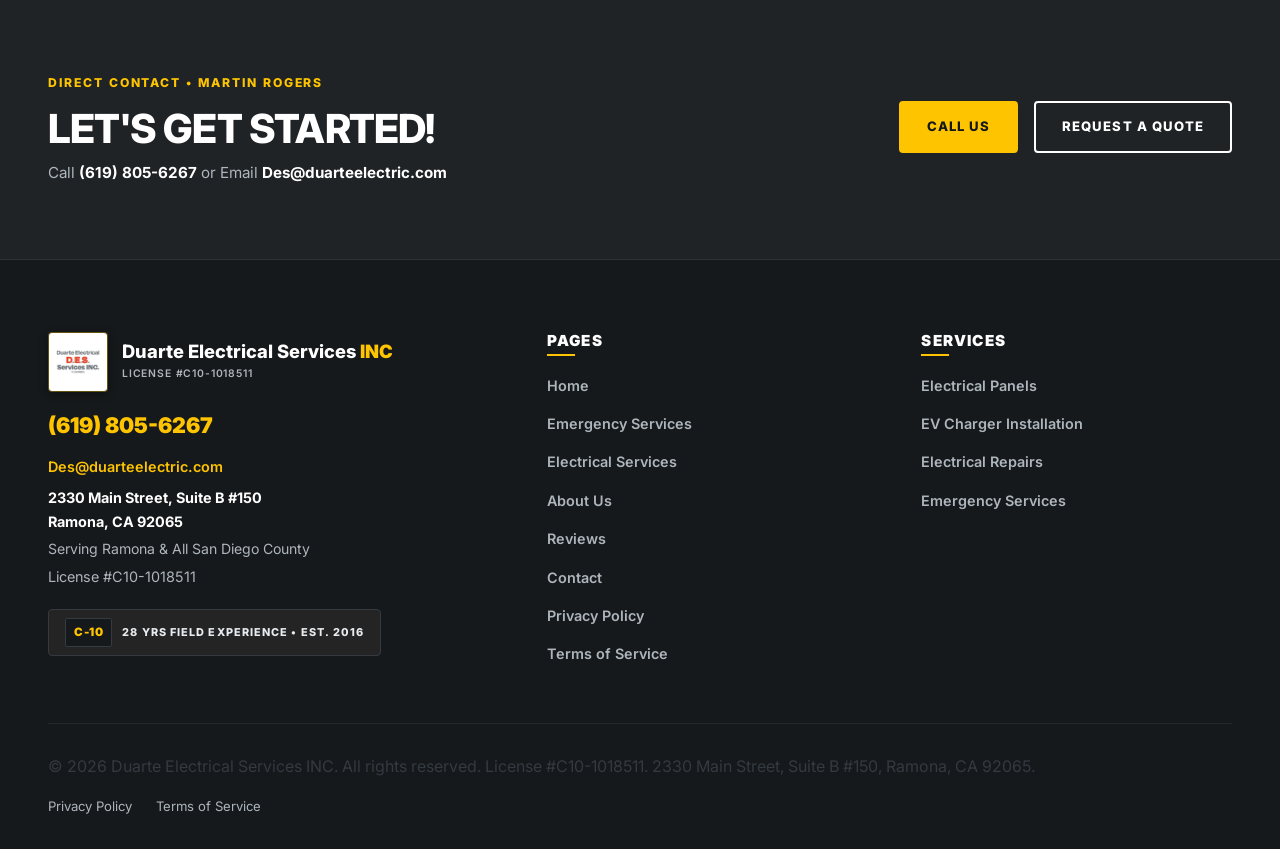
<file: about.html>
<!DOCTYPE html>
<html lang="en">
<head>
  <meta charset="UTF-8">
  <meta name="viewport" content="width=device-width, initial-scale=1.0">
  <title>About Us | Duarte Electrical Services INC — San Diego County</title>
  <meta name="description" content="Duarte Electrical Services brings 28 years field experience and 10 years contracting (Est. 2016). Headquartered in Ramona, CA, installing EV chargers and stations, panel upgrades, and heavy electrical across San Diego County. License #C10-1018511.">
  <link rel="icon" type="image/svg+xml" href="favicon.svg">
  <link rel="preconnect" href="https://fonts.googleapis.com">
  <link rel="preconnect" href="https://fonts.gstatic.com" crossorigin>
  <link href="https://fonts.googleapis.com/css2?family=Inter:wght@400;500;600;700;800;900&display=swap" rel="stylesheet">
  <link rel="stylesheet" href="css/style.css">
  <script>
    (function () {
      try {
        if (localStorage.getItem('theme') === 'dark') {
          document.documentElement.classList.add('dark-mode');
        }
        if (window.location.protocol !== 'file:') {
          var path = window.location.pathname;
          var page = path.split('/').pop() || 'index.html';
          window.__DUARTE_INITIAL_PAGE__ = page;
          var cleanBase = path.replace(/[^/]*$/, '') || '/';
          window.__DUARTE_BASE_PATH__ = cleanBase;
          if (path !== cleanBase) {
            window.history.replaceState({ page: page }, '', cleanBase);
          }
        }
      } catch (e) {}
    })();
  </script>
</head>
<body>

  <!-- TOP NAVBAR -->
  <header class="navbar">
    <div class="container">
      <a href="index.html" class="brand-logo" aria-label="Duarte Electrical Services INC">
        <img src="images/logo.jpg" alt="Duarte Electrical Services INC Logo" class="brand-logo-img">
        <div class="logo-text">
          <span class="logo-name">Duarte Electrical Services <span class="logo-inc">INC</span></span>
          <span class="logo-sub">License #C10-1018511 &bull; Ramona, CA</span>
        </div>
      </a>

      <nav class="nav-menu">
        <a href="index.html" class="nav-link">Home</a>
        <a href="about.html" class="nav-link active">About</a>
        <div class="nav-item-dropdown">
          <a href="electrical-panels.html" class="nav-link dropdown-trigger">
            Electrical Services <span class="dropdown-caret"></span>
          </a>
          <div class="dropdown-menu">
            <a href="electrical-panels.html" class="dropdown-item">Electrical Panels</a>
            <a href="ev-charger.html" class="dropdown-item">EV Charger Installation</a>
            <a href="electrical-repairs.html" class="dropdown-item">Electrical Repairs</a>
            <a href="emergency-services.html" class="dropdown-item">Emergency Services</a>
          </div>
        </div>
        <a href="reviews.html" class="nav-link">Reviews</a>
        <a href="contact.html" class="nav-link">Contact</a>
      </nav>

            <div class="nav-right-actions">
        <a href="tel:6198056267" class="nav-cta-btn">
          <svg width="13" height="13" viewBox="0 0 24 24" fill="currentColor">
            <path d="M6.62 10.79a15.05 15.05 0 006.59 6.59l2.2-2.2a1 1 0 011.02-.24 11.72 11.72 0 003.68.59 1 1 0 011 1v3.5a1 1 0 01-1 1A17.93 17.93 0 013 4a1 1 0 011-1h3.5a1 1 0 011 1 11.72 11.72 0 00.59 3.68 1 1 0 01-.24 1.02l-2.23 2.09z"/>
          </svg>
          <span>(619) 805-6267</span>
        </a>

        <!-- Theme Toggle Button -->
        <button class="theme-toggle-btn" aria-label="Toggle light or dark theme" title="Toggle theme">
          <svg class="icon-moon" width="18" height="18" viewBox="0 0 24 24" fill="none" stroke="currentColor" stroke-width="2" stroke-linecap="round" stroke-linejoin="round">
            <path d="M21 12.79A9 9 0 1 1 11.21 3 7 7 0 0 0 21 12.79z"></path>
          </svg>
          <svg class="icon-sun" width="18" height="18" viewBox="0 0 24 24" fill="none" stroke="currentColor" stroke-width="2" stroke-linecap="round" stroke-linejoin="round">
            <circle cx="12" cy="12" r="5"></circle>
            <line x1="12" y1="1" x2="12" y2="3"></line>
            <line x1="12" y1="21" x2="12" y2="23"></line>
            <line x1="4.22" y1="4.22" x2="5.64" y2="5.64"></line>
            <line x1="18.36" y1="18.36" x2="19.78" y2="19.78"></line>
            <line x1="1" y1="12" x2="3" y2="12"></line>
            <line x1="21" y1="12" x2="23" y2="12"></line>
            <line x1="4.22" y1="19.78" x2="5.64" y2="18.36"></line>
            <line x1="18.36" y1="5.64" x2="19.78" y2="4.22"></line>
          </svg>
        </button>

        <button class="hamburger" aria-label="Toggle navigation menu">
          <span></span>
          <span></span>
          <span></span>
        </button>
      </div>
    </div>
  </header>

  <!-- MOBILE NAVIGATION -->
  <div class="mobile-nav">
    <a href="index.html">Home</a>
    <a href="about.html">About</a>
    <button class="mobile-dropdown-toggle">
      <span>Electrical Services</span>
      <span class="dropdown-caret"></span>
    </button>
    <div class="mobile-sub-menu">
      <a href="electrical-panels.html">Electrical Panels</a>
      <a href="ev-charger.html">EV Charger Installation</a>
      <a href="electrical-repairs.html">Electrical Repairs</a>
      <a href="emergency-services.html">Emergency Services</a>
    </div>
    <a href="reviews.html">Reviews</a>
    <a href="contact.html">Contact</a>
    <div class="mobile-theme-row">
      <span>Theme Mode</span>
      <button class="theme-toggle-btn" aria-label="Toggle light or dark theme" title="Toggle theme">
        <svg class="icon-moon" width="18" height="18" viewBox="0 0 24 24" fill="none" stroke="currentColor" stroke-width="2" stroke-linecap="round" stroke-linejoin="round">
          <path d="M21 12.79A9 9 0 1 1 11.21 3 7 7 0 0 0 21 12.79z"></path>
        </svg>
        <svg class="icon-sun" width="18" height="18" viewBox="0 0 24 24" fill="none" stroke="currentColor" stroke-width="2" stroke-linecap="round" stroke-linejoin="round">
          <circle cx="12" cy="12" r="5"></circle>
          <line x1="12" y1="1" x2="12" y2="3"></line>
          <line x1="12" y1="21" x2="12" y2="23"></line>
          <line x1="4.22" y1="4.22" x2="5.64" y2="5.64"></line>
          <line x1="18.36" y1="18.36" x2="19.78" y2="19.78"></line>
          <line x1="1" y1="12" x2="3" y2="12"></line>
          <line x1="21" y1="12" x2="23" y2="12"></line>
          <line x1="4.22" y1="19.78" x2="5.64" y2="18.36"></line>
          <line x1="18.36" y1="5.64" x2="19.78" y2="4.22"></line>
        </svg>
      </button>
    </div>
    <a href="tel:6198056267" class="nav-cta-btn">
      Emergency Call (619) 805-6267
    </a>
  </div>

  <main class="site-wrapper">

    <!-- HERO SECTION (IMAGE 2) -->
    <section class="hero-about">
      <div class="container">
        <span class="about-banner-badge">28 Years Field Experience &bull; 10 Years Contracting &bull; Est. 2016</span>
        <h1>Duarte Electrical<br><span style="color: var(--blue-accent);">Services</span></h1>
        <p class="hero-about-desc">Provide Residential, Commercial and Industrial services in Electrical. Dedicated to never compromising quality and performance in today’s evolving technology. Headquartered in Ramona, CA and serving all of San Diego County with comprehensive electrical engineering from 600 volts AC/DC to 10 volts AC/DC.</p>
        <div class="hero-btn-group" style="justify-content: center;">
          <a href="contact.html" class="btn btn-blue">Contact Martin</a>
          <a href="electrical-panels.html" class="btn btn-outline-white">Our Services</a>
        </div>
      </div>
    </section>

    <!-- PROUDLY SERVING SAN DIEGO COUNTY (EXACT USER COPY) -->
    <section class="section">
      <div class="container">
        <div class="section-header centered">
          <span class="section-label">Ramona, CA &bull; License #C10-1018511 &bull; Est. 2016</span>
          <h2>Duarte Electrical Services</h2>
          <div class="divider-blue centered"></div>
          <p class="about-lead-statement">
            Duarte Electrical Services brings 28 years of master field experience and 10 years of licensed contracting excellence, established in 2016. Provide Residential, Commercial and Industrial services in Electrical. Headquartered in Ramona, CA and serving all of San Diego County, we are dedicated to never compromising quality and performance in today’s evolving technology. We play a comprehensive role in providing our clients with the ability to achieve their projects.
          </p>
        </div>

        <!-- Solutions & Scope Details -->
        <div class="container-narrow" style="margin: 0 auto;">
          <div style="background-color: var(--bg-card-light); border: 1px solid var(--border-light); border-radius: var(--radius-md); padding: 36px 32px; margin-bottom: 40px;">
            <h3 class="about-solutions-title">An Array of Specialized Solutions</h3>
            <p style="font-size: 1.02rem; line-height: 1.8; color: var(--text-dark);">
              We offer an array of solutions to meet specific needs, including <strong>installing EV chargers and commercial charging stations</strong>, <strong>energy efficiency and conservation</strong>, <strong>alternative energy resources</strong>, <strong>heavy loads and machinery</strong>, <strong>infrastructure builds incorporating utility connections</strong>, <strong>Industrial applications</strong>, <strong>Commercial applications</strong>, <strong>Residential applications</strong>, <strong>New construction</strong>, <strong>Tenant improvements</strong>, and <strong>Control wiring and methods</strong>. We operate from <strong>600 volts AC/DC to 10 volts AC/DC</strong>.
            </p>
            <p style="font-size: 1.02rem; line-height: 1.8; color: var(--text-dark); margin-top: 16px;">
              We are committed to continually keeping up with the latest technology in the electrical field and educating ourselves on the latest electrical compliance and consumption demands.
            </p>
            <p style="font-size: 1.1rem; font-weight: 700; color: var(--blue-accent); margin-top: 16px;">
              We do all this with a smile and gratitude.
            </p>

            <div style="margin-top: 24px; padding-top: 20px; border-top: 1px solid var(--border-light); display: flex; flex-wrap: wrap; gap: 24px; align-items: center; justify-content: space-between;">
              <div>
                <span style="font-size: 0.8rem; font-weight: 800; letter-spacing: 0.1em; text-transform: uppercase; color: var(--text-muted); display: block;">Direct Contact</span>
                <span class="about-contact-name">Martin Rogers</span>
              </div>
              <div>
                <span style="font-size: 0.8rem; font-weight: 800; letter-spacing: 0.1em; text-transform: uppercase; color: var(--text-muted); display: block;">Headquarters</span>
                <span class="about-detail-val" style="font-size: 0.95rem; line-height: 1.35; display: block;">2330 Main St, Ste B #150<br>Ramona, CA 92065</span>
              </div>
              <div>
                <span style="font-size: 0.8rem; font-weight: 800; letter-spacing: 0.1em; text-transform: uppercase; color: var(--text-muted); display: block;">License Number</span>
                <span class="about-detail-val" style="font-size: 1.1rem;">C10-1018511</span>
              </div>
              <div>
                <span style="font-size: 0.8rem; font-weight: 800; letter-spacing: 0.1em; text-transform: uppercase; color: var(--text-muted); display: block;">Established</span>
                <span class="about-detail-val" style="font-size: 1.1rem;">2016</span>
              </div>
              <div>
                <span style="font-size: 0.8rem; font-weight: 800; letter-spacing: 0.1em; text-transform: uppercase; color: var(--text-muted); display: block;">Phone Number</span>
                <a href="tel:6198056267" style="font-size: 1.15rem; font-weight: 800; color: var(--blue-accent);">(619) 805-6267</a>
              </div>
              <div>
                <span style="font-size: 0.8rem; font-weight: 800; letter-spacing: 0.1em; text-transform: uppercase; color: var(--text-muted); display: block;">Email Address</span>
                <a href="mailto:Des@duarteelectric.com" style="font-size: 1.15rem; font-weight: 800; color: var(--blue-accent);">Des@duarteelectric.com</a>
              </div>
            </div>
          </div>

          <!-- Accordion of Solutions -->
          <div class="accordion-wrapper">
            <div class="accordion-item open">
              <div class="accordion-header">
                <span>Heavy Loads, Machinery &amp; Infrastructure (600V to 10V AC/DC)</span>
                <div class="accordion-indicator"></div>
              </div>
              <div class="accordion-content">
                <div class="accordion-content-inner">
                  We engineer high-capacity industrial systems and heavy machinery connections, infrastructure builds incorporating primary utility feeds, transformer placement, switchgear installation, and precision low-voltage controls down to 10 volts.
                </div>
              </div>
            </div>

            <div class="accordion-item">
              <div class="accordion-header">
                <span>Energy Efficiency, Conservation &amp; Alternative Energy</span>
                <div class="accordion-indicator"></div>
              </div>
              <div class="accordion-content">
                <div class="accordion-content-inner">
                  Dedicated to keeping pace with evolving green technologies: solar battery storage readiness, high-amperage Level 2 &amp; DC fast EV charging systems, smart energy management panels, and Title 24 consumption optimization.
                </div>
              </div>
            </div>

            <div class="accordion-item">
              <div class="accordion-header">
                <span>Commercial Applications &amp; Tenant Improvements</span>
                <div class="accordion-indicator"></div>
              </div>
              <div class="accordion-content">
                <div class="accordion-content-inner">
                  Comprehensive electrical solutions for commercial offices, warehouses, retail spaces, and industrial complexes. From new construction core-and-shell builds to tenant improvements and code compliance remediation.
                </div>
              </div>
            </div>

            <div class="accordion-item">
              <div class="accordion-header">
                <span>Residential Applications &amp; New Construction</span>
                <div class="accordion-indicator"></div>
              </div>
              <div class="accordion-content">
                <div class="accordion-content-inner">
                  Custom residential wiring, main electrical service panel modernizations to 200-400A, subpanel additions, whole-home surge suppression, and architectural lighting installations performed with craftsmanship.
                </div>
              </div>
            </div>
          </div>
        </div>
      </div>
    </section>

    <!-- TESTIMONIAL QUOTE BAR (IMAGE 2) -->
    <section class="about-quote-strip">
      <div class="container">
        <p class="about-quote-text">"We play a comprehensive role in providing our clients with the ability to achieve their projects &bull; with a smile and gratitude."</p>
        <a href="contact.html" class="btn btn-blue">Connect with Martin Rogers</a>
      </div>
    </section>

    <!-- BLUE BANNER (IMAGE 2) -->
    <section class="lasting-results-banner">
      <div class="container">
        <span class="sub-tag">28 Years Field Experience &bull; 10 Years Contracting &bull; Est. 2016</span>
        <h2>Get Lasting Results From Our Fast, Dependable and Effective Team.</h2>
        <p>Headquartered in Ramona, CA and operating from 600 volts AC/DC down to 10 volts AC/DC across all of San Diego County with relentless dedication to quality, safety compliance, and evolving technology.</p>
      </div>
    </section>

    <!-- TWO CARDS: AREAS WE SERVE & CAREERS (IMAGE 2) -->
    <section class="section section-ice">
      <div class="container">
        <div class="two-card-split">
          <div class="nav-feature-card">
            <div>
              <span class="section-label section-label-gold">Regional Coverage</span>
              <h3>Areas We Serve</h3>
              <p>Providing certified industrial, commercial, and residential electrical services throughout Ramona, San Diego, Chula Vista, Oceanside, Escondido, Carlsbad, El Cajon, Poway, Encinitas, and all of San Diego County.</p>
            </div>
            <a href="contact.html" class="btn btn-blue">Request Service</a>
          </div>

          <div class="nav-feature-card">
            <div>
              <span class="section-label section-label-gold">Direct Consultation</span>
              <h3>Contact Martin Rogers</h3>
              <p>Discuss your upcoming project, utility connection, industrial upgrade, or commercial tenant improvement directly with our founder. Phone: (619) 805-6267 | Email: Des@duarteelectric.com</p>
            </div>
            <a href="mailto:Des@duarteelectric.com" class="btn btn-blue">Email Martin</a>
          </div>
        </div>
      </div>
    </section>

    <!-- WHAT MAKES DUARTE ELECTRICAL SERVICES A COMMUNITY NAME (IMAGE 2) -->
    <section class="section">
      <div class="container">
        <div class="section-header centered">
          <span class="section-label">Our Operating Pillars</span>
          <h2>What Makes Duarte Electrical Services a Trusted Name?</h2>
          <div class="divider-blue centered"></div>
          <p>Our commitment to excellence is reflected in our operating principles and daily field execution across San Diego County.</p>
        </div>

        <div class="container-narrow" style="margin: 0 auto;">
          <div class="community-name-grid">
            <div class="community-badge-item">28 Years Field Experience</div>
            <div class="community-badge-item">10 Years Contracting (Est. 2016)</div>
            <div class="community-badge-item">Install EV Chargers &amp; Stations</div>
            <div class="community-badge-item">Ramona, CA Headquarters</div>
            <div class="community-badge-item">600V to 10V AC/DC Capable</div>
            <div class="community-badge-item">Uncompromising Quality</div>
            <div class="community-badge-item">With a Smile &amp; Gratitude</div>
          </div>
        </div>
      </div>
    </section>

    <!-- OUR TRUSTED PARTNERS & ASSOCIATED ORGANIZATIONS -->
    <section class="section section-ice partners-block">
      <div class="container">
        <div class="section-header centered">
          <span class="section-label">Industry Affiliations</span>
          <h2 class="partners-heading">Our Trusted Partners &amp; Associations</h2>
          <div class="divider-blue centered"></div>
          <p style="max-width: 680px; margin: 0 auto; color: var(--text-body);">Proudly affiliated with premier industry organizations, accredited associations, and executive networks across San Diego County.</p>
        </div>

        <div class="partners-logo-grid" style="margin-top: 36px;">
          <!-- ABC San Diego -->
          <a href="https://abcsd.org/" target="_blank" rel="noopener noreferrer" class="partner-logo-box" aria-label="Associated Builders and Contractors San Diego Chapter">
            <div class="partner-logo-img-wrap">
              <img src="images/partner-abcsd.svg" alt="ABC San Diego - Associated Builders and Contractors" width="160" height="50" loading="lazy">
            </div>
            <span class="partner-name">ABC San Diego</span>
            <span class="partner-sub">Associated Builders &amp; Contractors</span>
            <span class="partner-link-text">
              Visit abcsd.org
              <svg width="12" height="12" viewBox="0 0 24 24" fill="none" stroke="currentColor" stroke-width="2.5"><path d="M18 13v6a2 2 0 01-2 2H5a2 2 0 01-2-2V8a2 2 0 012-2h6M15 3h6v6M10 14L21 3"/></svg>
            </span>
          </a>

          <!-- BBB -->
          <a href="https://www.bbb.org/" target="_blank" rel="noopener noreferrer" class="partner-logo-box" aria-label="Better Business Bureau">
            <div class="partner-logo-img-wrap">
              <img src="images/partner-bbb.svg" alt="Better Business Bureau" class="partner-bbb-img" width="140" height="50" loading="lazy">
            </div>
            <span class="partner-name">Better Business Bureau</span>
            <span class="partner-sub">Accredited Business Directory</span>
            <span class="partner-link-text">
              Visit bbb.org
              <svg width="12" height="12" viewBox="0 0 24 24" fill="none" stroke="currentColor" stroke-width="2.5"><path d="M18 13v6a2 2 0 01-2 2H5a2 2 0 01-2-2V8a2 2 0 012-2h6M15 3h6v6M10 14L21 3"/></svg>
            </span>
          </a>

          <!-- Executives' Association of San Diego -->
          <a href="https://execs-sd.org/" target="_blank" rel="noopener noreferrer" class="partner-logo-box" aria-label="The Executives' Association of San Diego">
            <div class="partner-logo-img-wrap">
              <img src="images/partner-execssd.webp" alt="The Executives' Association of San Diego" class="partner-execs-img" width="180" height="50" loading="lazy">
            </div>
            <span class="partner-name">The Execs Association</span>
            <span class="partner-sub">Executives' Association of San Diego</span>
            <span class="partner-link-text">
              Visit execs-sd.org
              <svg width="12" height="12" viewBox="0 0 24 24" fill="none" stroke="currentColor" stroke-width="2.5"><path d="M18 13v6a2 2 0 01-2 2H5a2 2 0 01-2-2V8a2 2 0 012-2h6M15 3h6v6M10 14L21 3"/></svg>
            </span>
          </a>
        </div>
      </div>
    </section>

    <!-- LET'S GET STARTED BANNER (IMAGE 2) -->
    <section class="cta-dark-banner">
      <div class="container">
        <div class="cta-dark-grid">
          <div class="cta-dark-info">
            <span class="section-label section-label-gold">Direct Contact &bull; Martin Rogers</span>
            <h2>Let's Get Started!</h2>
            <p>Call <strong style="color: var(--white);">(619) 805-6267</strong> or Email <strong style="color: var(--white);">Des@duarteelectric.com</strong></p>
          </div>
          <div class="cta-button-cluster">
            <a href="tel:6198056267" class="btn btn-blue">Call Us</a>
            <a href="contact.html" class="btn btn-outline-white">Request a Quote</a>
          </div>
        </div>
      </div>
    </section>

  </main>

  <!-- FOOTER -->
  <footer class="site-footer">
    <div class="container">
      <div class="footer-top-grid">
        <div class="footer-brand">
          <div class="footer-brand-header">
            <img src="images/logo.jpg" alt="Duarte Electrical Services INC" class="footer-logo-img">
            <div class="footer-brand-text">
              <span class="footer-brand-name">Duarte Electrical Services <span class="logo-inc">INC</span></span>
              <span class="footer-brand-sub">License #C10-1018511</span>
            </div>
          </div>
          <a href="tel:6198056267" class="footer-phone-link">(619) 805-6267</a>
          <p><a href="mailto:Des@duarteelectric.com" style="color: var(--gold); font-weight: 600;">Des@duarteelectric.com</a></p>
          <p style="margin-top: 6px; font-weight: 700; color: #FFFFFF;">2330 Main Street, Suite B #150<br>Ramona, CA 92065</p>
          <p style="margin-top: 2px; font-size: 0.88rem;">Serving Ramona &amp; All San Diego County</p>
          <p style="margin-top: 4px;">License #C10-1018511</p>

          <div class="bbb-badge-box">
            <span class="bbb-symbol">C-10</span>
            <span class="bbb-text">28 Yrs Field Experience &bull; Est. 2016</span>
          </div>
        </div>

        <div class="footer-col">
          <h4>Pages</h4>
          <ul class="footer-nav-list">
            <li><a href="index.html">Home</a></li>
            <li><a href="emergency-services.html">Emergency Services</a></li>
            <li><a href="electrical-panels.html">Electrical Services</a></li>
            <li><a href="about.html">About Us</a></li>
            <li><a href="reviews.html">Reviews</a></li>
            <li><a href="contact.html">Contact</a></li>
            <li><a href="privacy-policy.html">Privacy Policy</a></li>
            <li><a href="terms-of-service.html">Terms of Service</a></li>
          </ul>
        </div>

        <div class="footer-col">
          <h4>Services</h4>
          <ul class="footer-nav-list">
            <li><a href="electrical-panels.html">Electrical Panels</a></li>
            <li><a href="ev-charger.html">EV Charger Installation</a></li>
            <li><a href="electrical-repairs.html">Electrical Repairs</a></li>
            <li><a href="emergency-services.html">Emergency Services</a></li>
          </ul>
        </div>
      </div>

      <div class="footer-bottom-bar">
        <p>&copy; 2026 Duarte Electrical Services INC. All rights reserved. License #C10-1018511. 2330 Main Street, Suite B #150, Ramona, CA 92065.</p>
        <div class="footer-bottom-links">
          <a href="privacy-policy.html">Privacy Policy</a>
          <a href="terms-of-service.html">Terms of Service</a>
        </div>
      </div>
    </div>
  </footer>

  <script src="js/form-config.js?v=martin-2"></script>
  <script src="js/main.js?v=martin-2"></script>
</body>
</html>
</file>
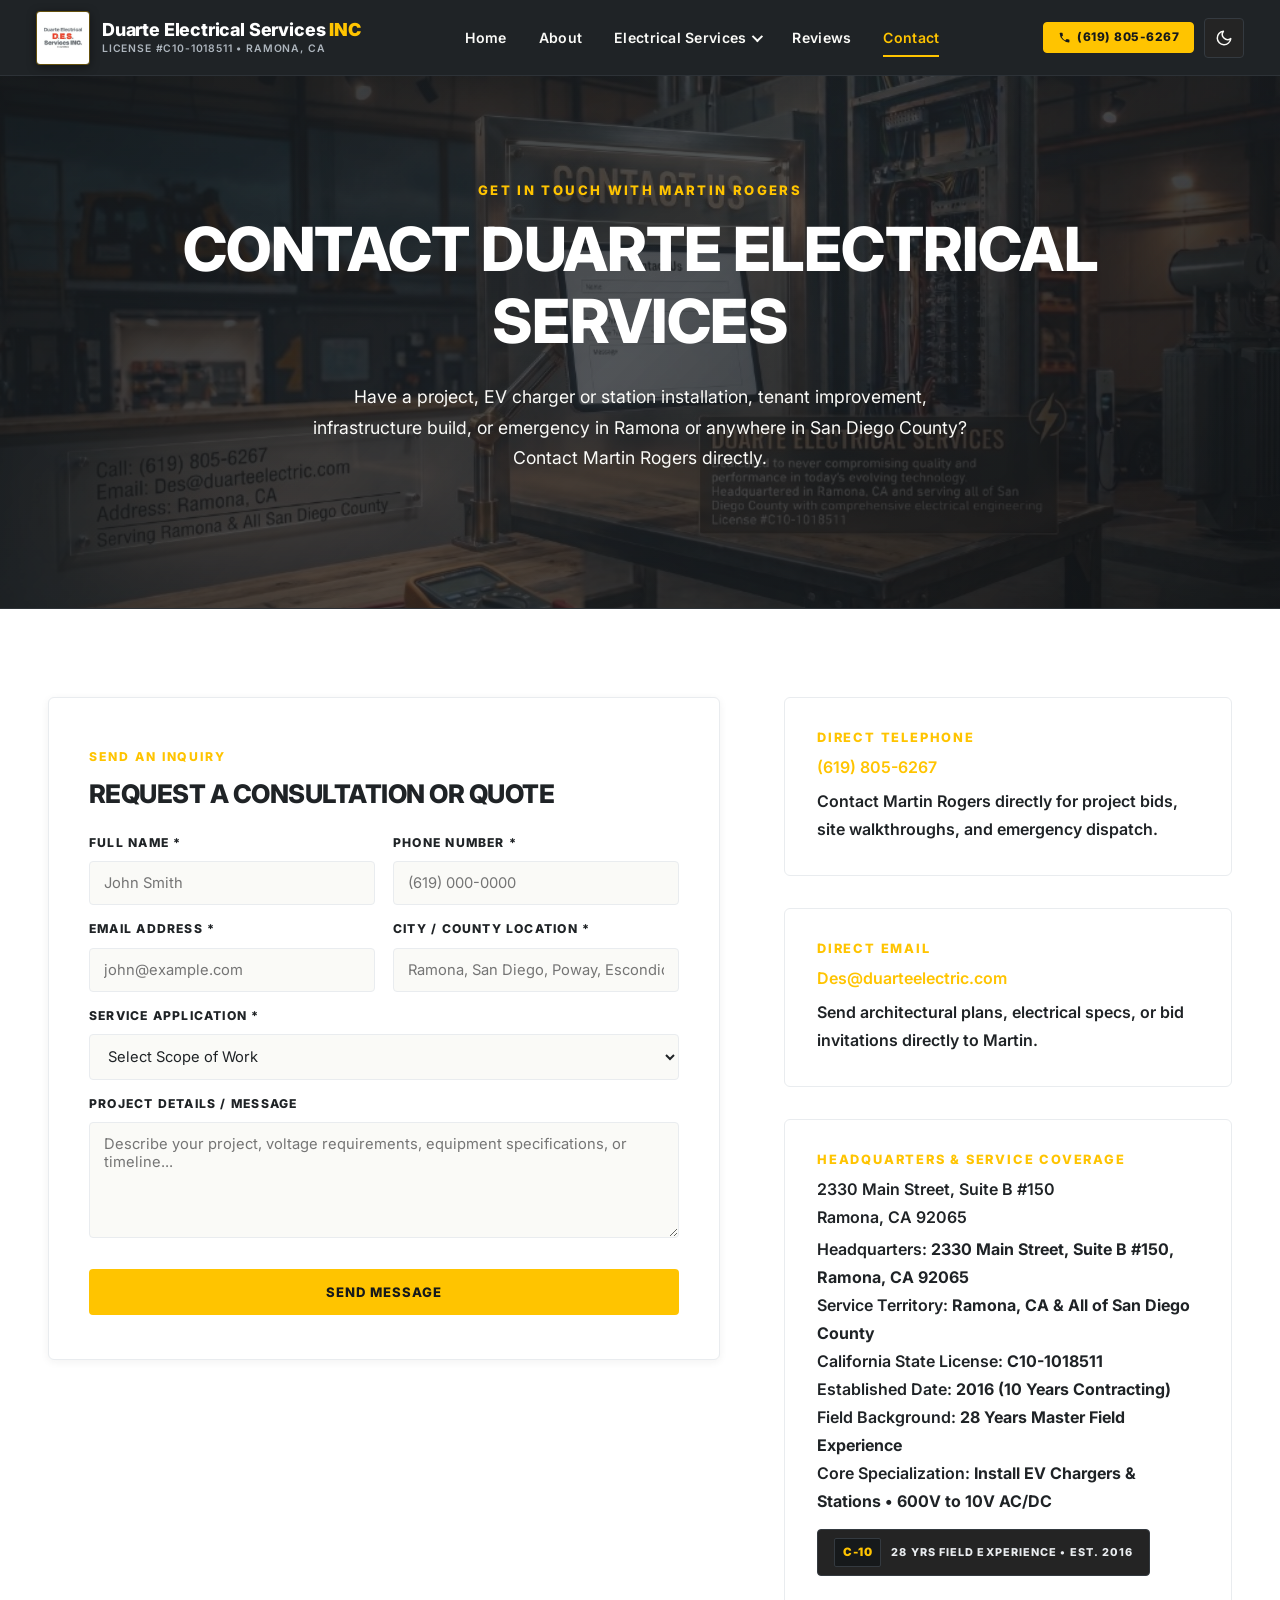
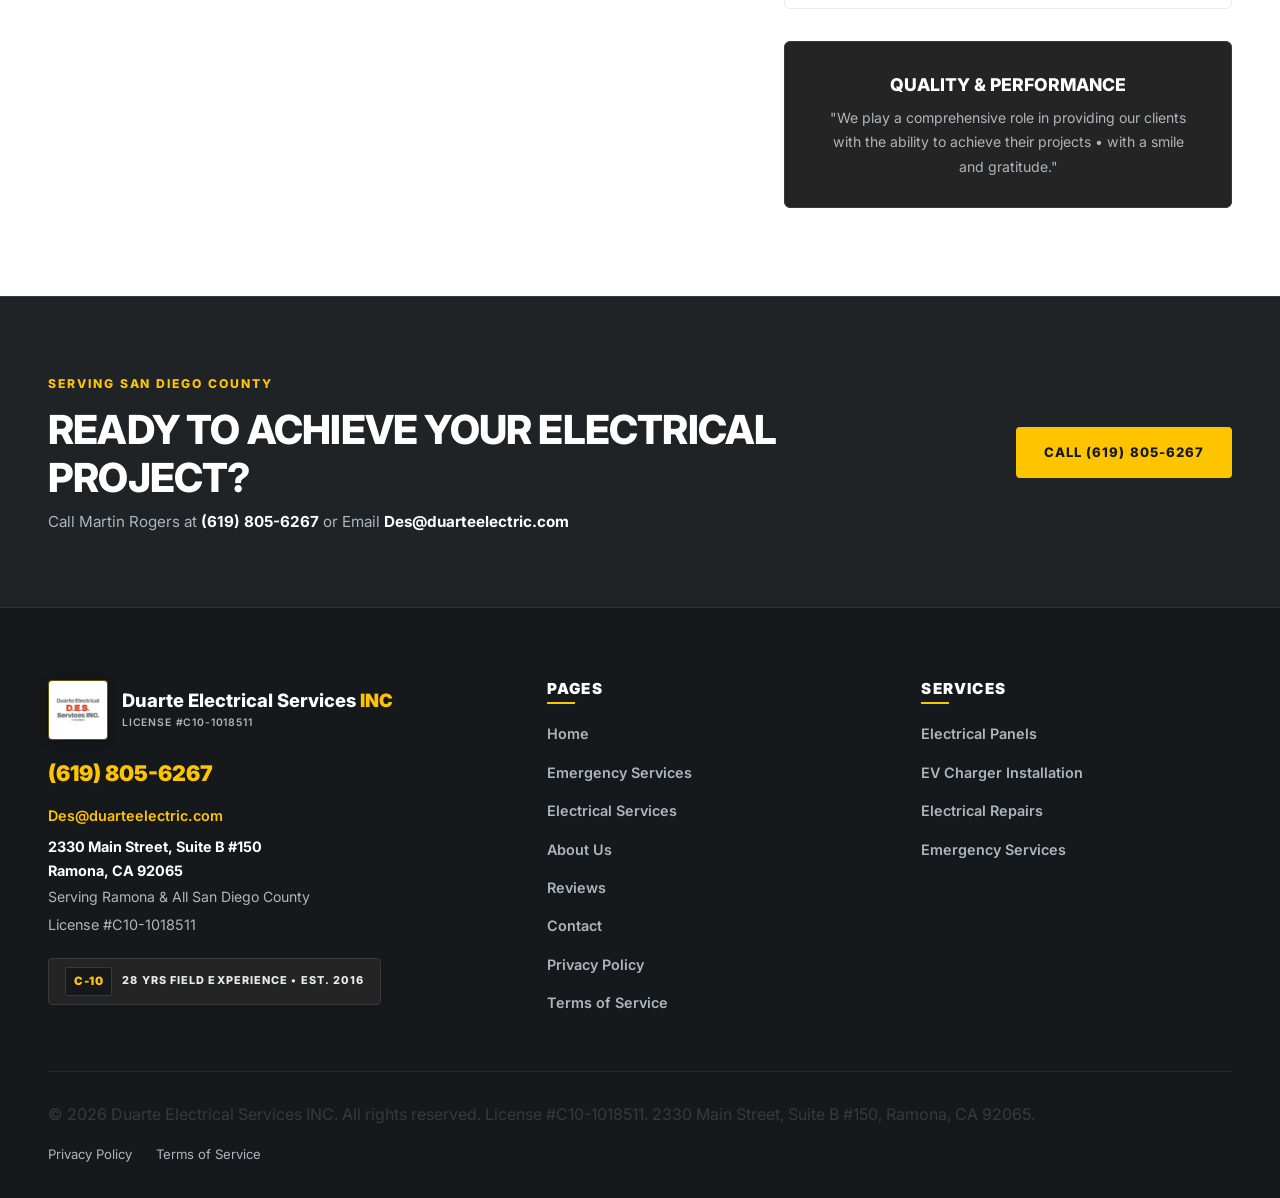
<file: contact.html>
<!DOCTYPE html>
<html lang="en">
<head>
  <meta charset="UTF-8">
  <meta name="viewport" content="width=device-width, initial-scale=1.0">
  <title>Contact Us | Duarte Electrical Services INC — San Diego County</title>
  <meta name="description" content="Contact Martin Rogers at Duarte Electrical Services. Call (619) 805-6267 or email Des@duarteelectric.com. Headquarters in Ramona, CA serving all of San Diego County. License #C10-1018511. 28 years field experience, 10 years contracting (Est. 2016).">
  <link rel="icon" type="image/svg+xml" href="favicon.svg">
  <link rel="preconnect" href="https://fonts.googleapis.com">
  <link rel="preconnect" href="https://fonts.gstatic.com" crossorigin>
  <link href="https://fonts.googleapis.com/css2?family=Inter:wght@400;500;600;700;800;900&display=swap" rel="stylesheet">
  <link rel="stylesheet" href="css/style.css">
  <script>
    (function () {
      try {
        if (localStorage.getItem('theme') === 'dark') {
          document.documentElement.classList.add('dark-mode');
        }
        if (window.location.protocol !== 'file:') {
          var path = window.location.pathname;
          var page = path.split('/').pop() || 'index.html';
          window.__DUARTE_INITIAL_PAGE__ = page;
          var cleanBase = path.replace(/[^/]*$/, '') || '/';
          window.__DUARTE_BASE_PATH__ = cleanBase;
          if (path !== cleanBase) {
            window.history.replaceState({ page: page }, '', cleanBase);
          }
        }
      } catch (e) {}
    })();
  </script>
</head>
<body>

  <!-- TOP NAVBAR -->
  <header class="navbar">
    <div class="container">
      <a href="index.html" class="brand-logo" aria-label="Duarte Electrical Services INC">
        <img src="images/logo.jpg" alt="Duarte Electrical Services INC Logo" class="brand-logo-img">
        <div class="logo-text">
          <span class="logo-name">Duarte Electrical Services <span class="logo-inc">INC</span></span>
          <span class="logo-sub">License #C10-1018511 &bull; Ramona, CA</span>
        </div>
      </a>

      <nav class="nav-menu">
        <a href="index.html" class="nav-link">Home</a>
        <a href="about.html" class="nav-link">About</a>
        <div class="nav-item-dropdown">
          <a href="electrical-panels.html" class="nav-link dropdown-trigger">
            Electrical Services <span class="dropdown-caret"></span>
          </a>
          <div class="dropdown-menu">
            <a href="electrical-panels.html" class="dropdown-item">Electrical Panels</a>
            <a href="ev-charger.html" class="dropdown-item">EV Charger Installation</a>
            <a href="electrical-repairs.html" class="dropdown-item">Electrical Repairs</a>
            <a href="emergency-services.html" class="dropdown-item">Emergency Services</a>
          </div>
        </div>
        <a href="reviews.html" class="nav-link">Reviews</a>
        <a href="contact.html" class="nav-link active">Contact</a>
      </nav>

            <div class="nav-right-actions">
        <a href="tel:6198056267" class="nav-cta-btn">
          <svg width="13" height="13" viewBox="0 0 24 24" fill="currentColor">
            <path d="M6.62 10.79a15.05 15.05 0 006.59 6.59l2.2-2.2a1 1 0 011.02-.24 11.72 11.72 0 003.68.59 1 1 0 011 1v3.5a1 1 0 01-1 1A17.93 17.93 0 013 4a1 1 0 011-1h3.5a1 1 0 011 1 11.72 11.72 0 00.59 3.68 1 1 0 01-.24 1.02l-2.23 2.09z"/>
          </svg>
          <span>(619) 805-6267</span>
        </a>

        <!-- Theme Toggle Button -->
        <button class="theme-toggle-btn" aria-label="Toggle light or dark theme" title="Toggle theme">
          <svg class="icon-moon" width="18" height="18" viewBox="0 0 24 24" fill="none" stroke="currentColor" stroke-width="2" stroke-linecap="round" stroke-linejoin="round">
            <path d="M21 12.79A9 9 0 1 1 11.21 3 7 7 0 0 0 21 12.79z"></path>
          </svg>
          <svg class="icon-sun" width="18" height="18" viewBox="0 0 24 24" fill="none" stroke="currentColor" stroke-width="2" stroke-linecap="round" stroke-linejoin="round">
            <circle cx="12" cy="12" r="5"></circle>
            <line x1="12" y1="1" x2="12" y2="3"></line>
            <line x1="12" y1="21" x2="12" y2="23"></line>
            <line x1="4.22" y1="4.22" x2="5.64" y2="5.64"></line>
            <line x1="18.36" y1="18.36" x2="19.78" y2="19.78"></line>
            <line x1="1" y1="12" x2="3" y2="12"></line>
            <line x1="21" y1="12" x2="23" y2="12"></line>
            <line x1="4.22" y1="19.78" x2="5.64" y2="18.36"></line>
            <line x1="18.36" y1="5.64" x2="19.78" y2="4.22"></line>
          </svg>
        </button>

        <button class="hamburger" aria-label="Toggle navigation menu">
          <span></span>
          <span></span>
          <span></span>
        </button>
      </div>
    </div>
  </header>

  <!-- MOBILE NAVIGATION -->
  <div class="mobile-nav">
    <a href="index.html">Home</a>
    <a href="about.html">About</a>
    <button class="mobile-dropdown-toggle">
      <span>Electrical Services</span>
      <span class="dropdown-caret"></span>
    </button>
    <div class="mobile-sub-menu">
      <a href="electrical-panels.html">Electrical Panels</a>
      <a href="ev-charger.html">EV Charger Installation</a>
      <a href="electrical-repairs.html">Electrical Repairs</a>
      <a href="emergency-services.html">Emergency Services</a>
    </div>
    <a href="reviews.html">Reviews</a>
    <a href="contact.html">Contact</a>
    <div class="mobile-theme-row">
      <span>Theme Mode</span>
      <button class="theme-toggle-btn" aria-label="Toggle light or dark theme" title="Toggle theme">
        <svg class="icon-moon" width="18" height="18" viewBox="0 0 24 24" fill="none" stroke="currentColor" stroke-width="2" stroke-linecap="round" stroke-linejoin="round">
          <path d="M21 12.79A9 9 0 1 1 11.21 3 7 7 0 0 0 21 12.79z"></path>
        </svg>
        <svg class="icon-sun" width="18" height="18" viewBox="0 0 24 24" fill="none" stroke="currentColor" stroke-width="2" stroke-linecap="round" stroke-linejoin="round">
          <circle cx="12" cy="12" r="5"></circle>
          <line x1="12" y1="1" x2="12" y2="3"></line>
          <line x1="12" y1="21" x2="12" y2="23"></line>
          <line x1="4.22" y1="4.22" x2="5.64" y2="5.64"></line>
          <line x1="18.36" y1="18.36" x2="19.78" y2="19.78"></line>
          <line x1="1" y1="12" x2="3" y2="12"></line>
          <line x1="21" y1="12" x2="23" y2="12"></line>
          <line x1="4.22" y1="19.78" x2="5.64" y2="18.36"></line>
          <line x1="18.36" y1="5.64" x2="19.78" y2="4.22"></line>
        </svg>
      </button>
    </div>
    <a href="tel:6198056267" class="nav-cta-btn">
      Emergency Call (619) 805-6267
    </a>
  </div>

  <main class="site-wrapper">

    <!-- CONTACT HERO (WITH BESPOKE CONTACT IMAGE) -->
    <section class="hero-contact">
      <div class="container">
        <span class="about-banner-badge">Get in Touch With Martin Rogers</span>
        <h1>Contact Duarte Electrical Services</h1>
        <p class="hero-about-desc">Have a project, EV charger or station installation, tenant improvement, infrastructure build, or emergency in Ramona or anywhere in San Diego County? Contact Martin Rogers directly.</p>
      </div>
    </section>

    <!-- CONTACT BODY SECTION -->
    <section class="section">
      <div class="container">
        <div class="contact-layout-grid">

          <!-- CONTACT FORM -->
          <div class="contact-form-box">
            <span class="section-label">Send an Inquiry</span>
            <h2 style="font-size: 1.6rem; margin-bottom: 24px;">Request a Consultation or Quote</h2>

            <div id="contactAlert" class="form-status-alert"></div>

            <form onsubmit="return false;" id="form" class="contact-form">
              <input type="hidden" name="subject" value="New Service Inquiry - Duarte Electrical Services">
              <input type="hidden" name="from_name" value="Duarte Electrical Services INC Website">
              <div class="form-row-2col">
                <div class="form-group-field">
                  <label class="form-field-label">Full Name *</label>
                  <input type="text" name="name" placeholder="John Smith" required>
                </div>
                <div class="form-group-field">
                  <label class="form-field-label">Phone Number *</label>
                  <input type="tel" name="phone" placeholder="(619) 000-0000" required>
                </div>
              </div>

              <div class="form-row-2col">
                <div class="form-group-field">
                  <label class="form-field-label">Email Address *</label>
                  <input type="email" name="email" placeholder="john@example.com" required>
                </div>
                <div class="form-group-field">
                  <label class="form-field-label">City / County Location *</label>
                  <input type="text" name="city" placeholder="Ramona, San Diego, Poway, Escondido..." required>
                </div>
              </div>

              <div class="form-group-field">
                <label class="form-field-label">Service Application *</label>
                <select name="service" required>
                  <option value="" disabled selected>Select Scope of Work</option>
                  <option>Industrial Applications &amp; Heavy Machinery (600V-10V)</option>
                  <option>Commercial Applications &amp; Tenant Improvements</option>
                  <option>Energy Efficiency, Conservation &amp; Alternative Energy</option>
                  <option>Infrastructure Builds &amp; Utility Connections</option>
                  <option>Residential Applications &amp; New Construction</option>
                  <option>Control Wiring &amp; Methods</option>
                  <option>200A-400A Main Panel Upgrades</option>
                  <option>Install EV Chargers &amp; Commercial Charging Stations</option>
                  <option>24/7 Emergency Electrical Service</option>
                </select>
              </div>

              <div class="form-group-field">
                <label class="form-field-label">Project Details / Message</label>
                <textarea name="message" rows="5" placeholder="Describe your project, voltage requirements, equipment specifications, or timeline..."></textarea>
              </div>

              <button disabled type="submit" class="btn btn-blue" style="width: 100%; margin-top: 10px;">
                Send Message
              </button>
            <noscript>Please email Martin@duarteelectric.com or call (619) 805-6267 to submit your inquiry.</noscript>
            </form>
          </div>

          <!-- CONTACT DETAILS SIDEBAR -->
          <div class="contact-info-panel">
            <div class="contact-info-box">
              <h4>Direct Telephone</h4>
              <p class="contact-highlight-phone">
                <a href="tel:6198056267">(619) 805-6267</a>
              </p>
              <p class="contact-desc-muted">
                Contact Martin Rogers directly for project bids, site walkthroughs, and emergency dispatch.
              </p>
            </div>

            <div class="contact-info-box">
              <h4>Direct Email</h4>
              <p class="contact-highlight-email">
                <a href="mailto:Des@duarteelectric.com">Des@duarteelectric.com</a>
              </p>
              <p class="contact-desc-muted">
                Send architectural plans, electrical specs, or bid invitations directly to Martin.
              </p>
            </div>

            <div class="contact-info-box">
              <h4>Headquarters &amp; Service Coverage</h4>
              <p class="contact-company-title">
                2330 Main Street, Suite B #150<br>Ramona, CA 92065
              </p>
              <p style="margin-top: 4px;">
                Headquarters: <strong>2330 Main Street, Suite B #150, Ramona, CA 92065</strong><br>
                Service Territory: <strong>Ramona, CA &amp; All of San Diego County</strong><br>
                California State License: <strong>C10-1018511</strong><br>
                Established Date: <strong>2016 (10 Years Contracting)</strong><br>
                Field Background: <strong>28 Years Master Field Experience</strong><br>
                Core Specialization: <strong>Install EV Chargers &amp; Stations &bull; 600V to 10V AC/DC</strong>
              </p>
              <div class="bbb-badge-box" style="margin-top: 14px;">
                <span class="bbb-symbol">C-10</span>
                <span class="bbb-text">28 Yrs Field Experience &bull; Est. 2016</span>
              </div>
            </div>

            <div class="visual-showcase-box" style="background-color: var(--navy-surface); color: var(--white); border-color: var(--navy-border); min-height: auto; padding: 28px;">
              <div class="showcase-headline" style="color: var(--white); font-size: 1.1rem; margin-bottom: 6px;">Quality &amp; Performance</div>
              <p class="showcase-desc" style="color: var(--text-muted-dk); font-size: 0.88rem;">"We play a comprehensive role in providing our clients with the ability to achieve their projects &bull; with a smile and gratitude."</p>
            </div>
          </div>

        </div>
      </div>
    </section>

    <!-- BANNER -->
    <section class="cta-dark-banner">
      <div class="container">
        <div class="cta-dark-grid">
          <div class="cta-dark-info">
            <span class="section-label section-label-gold">Serving San Diego County</span>
            <h2>Ready to Achieve Your Electrical Project?</h2>
            <p>Call Martin Rogers at <strong style="color: var(--white);">(619) 805-6267</strong> or Email <strong style="color: var(--white);">Des@duarteelectric.com</strong></p>
          </div>
          <div class="cta-button-cluster">
            <a href="tel:6198056267" class="btn btn-blue">Call (619) 805-6267</a>
          </div>
        </div>
      </div>
    </section>

  </main>

  <!-- FOOTER -->
  <footer class="site-footer">
    <div class="container">
      <div class="footer-top-grid">
        <div class="footer-brand">
          <div class="footer-brand-header">
            <img src="images/logo.jpg" alt="Duarte Electrical Services INC" class="footer-logo-img">
            <div class="footer-brand-text">
              <span class="footer-brand-name">Duarte Electrical Services <span class="logo-inc">INC</span></span>
              <span class="footer-brand-sub">License #C10-1018511</span>
            </div>
          </div>
          <a href="tel:6198056267" class="footer-phone-link">(619) 805-6267</a>
          <p><a href="mailto:Des@duarteelectric.com" style="color: var(--gold); font-weight: 600;">Des@duarteelectric.com</a></p>
          <p style="margin-top: 6px; font-weight: 700; color: #FFFFFF;">2330 Main Street, Suite B #150<br>Ramona, CA 92065</p>
          <p style="margin-top: 2px; font-size: 0.88rem;">Serving Ramona &amp; All San Diego County</p>
          <p style="margin-top: 4px;">License #C10-1018511</p>

          <div class="bbb-badge-box">
            <span class="bbb-symbol">C-10</span>
            <span class="bbb-text">28 Yrs Field Experience &bull; Est. 2016</span>
          </div>
        </div>

        <div class="footer-col">
          <h4>Pages</h4>
          <ul class="footer-nav-list">
            <li><a href="index.html">Home</a></li>
            <li><a href="emergency-services.html">Emergency Services</a></li>
            <li><a href="electrical-panels.html">Electrical Services</a></li>
            <li><a href="about.html">About Us</a></li>
            <li><a href="reviews.html">Reviews</a></li>
            <li><a href="contact.html">Contact</a></li>
            <li><a href="privacy-policy.html">Privacy Policy</a></li>
            <li><a href="terms-of-service.html">Terms of Service</a></li>
          </ul>
        </div>

        <div class="footer-col">
          <h4>Services</h4>
          <ul class="footer-nav-list">
            <li><a href="electrical-panels.html">Electrical Panels</a></li>
            <li><a href="ev-charger.html">EV Charger Installation</a></li>
            <li><a href="electrical-repairs.html">Electrical Repairs</a></li>
            <li><a href="emergency-services.html">Emergency Services</a></li>
          </ul>
        </div>
      </div>

      <div class="footer-bottom-bar">
        <p>&copy; 2026 Duarte Electrical Services INC. All rights reserved. License #C10-1018511. 2330 Main Street, Suite B #150, Ramona, CA 92065.</p>
        <div class="footer-bottom-links">
          <a href="privacy-policy.html">Privacy Policy</a>
          <a href="terms-of-service.html">Terms of Service</a>
        </div>
      </div>
    </div>
  </footer>

  <script src="js/form-config.js?v=martin-2"></script>
  <script src="js/main.js?v=martin-2"></script>
</body>
</html>
</file>
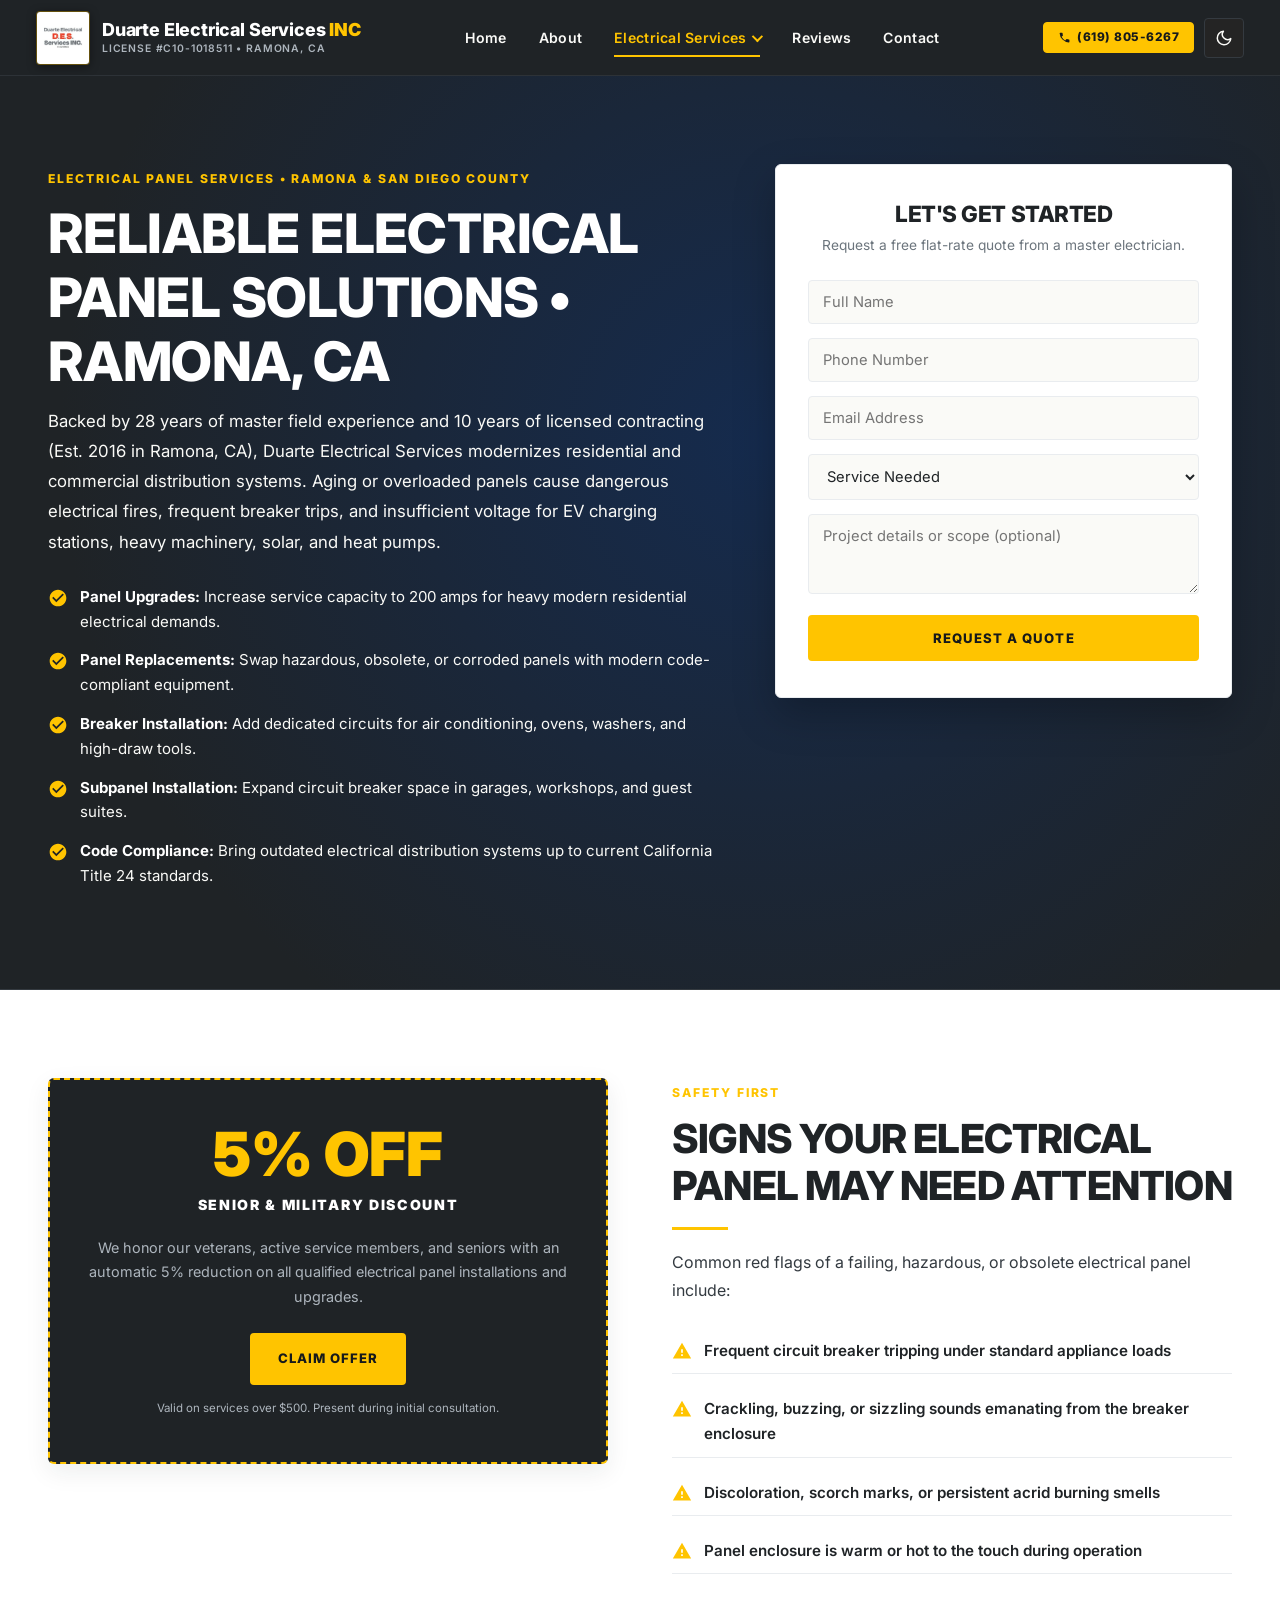
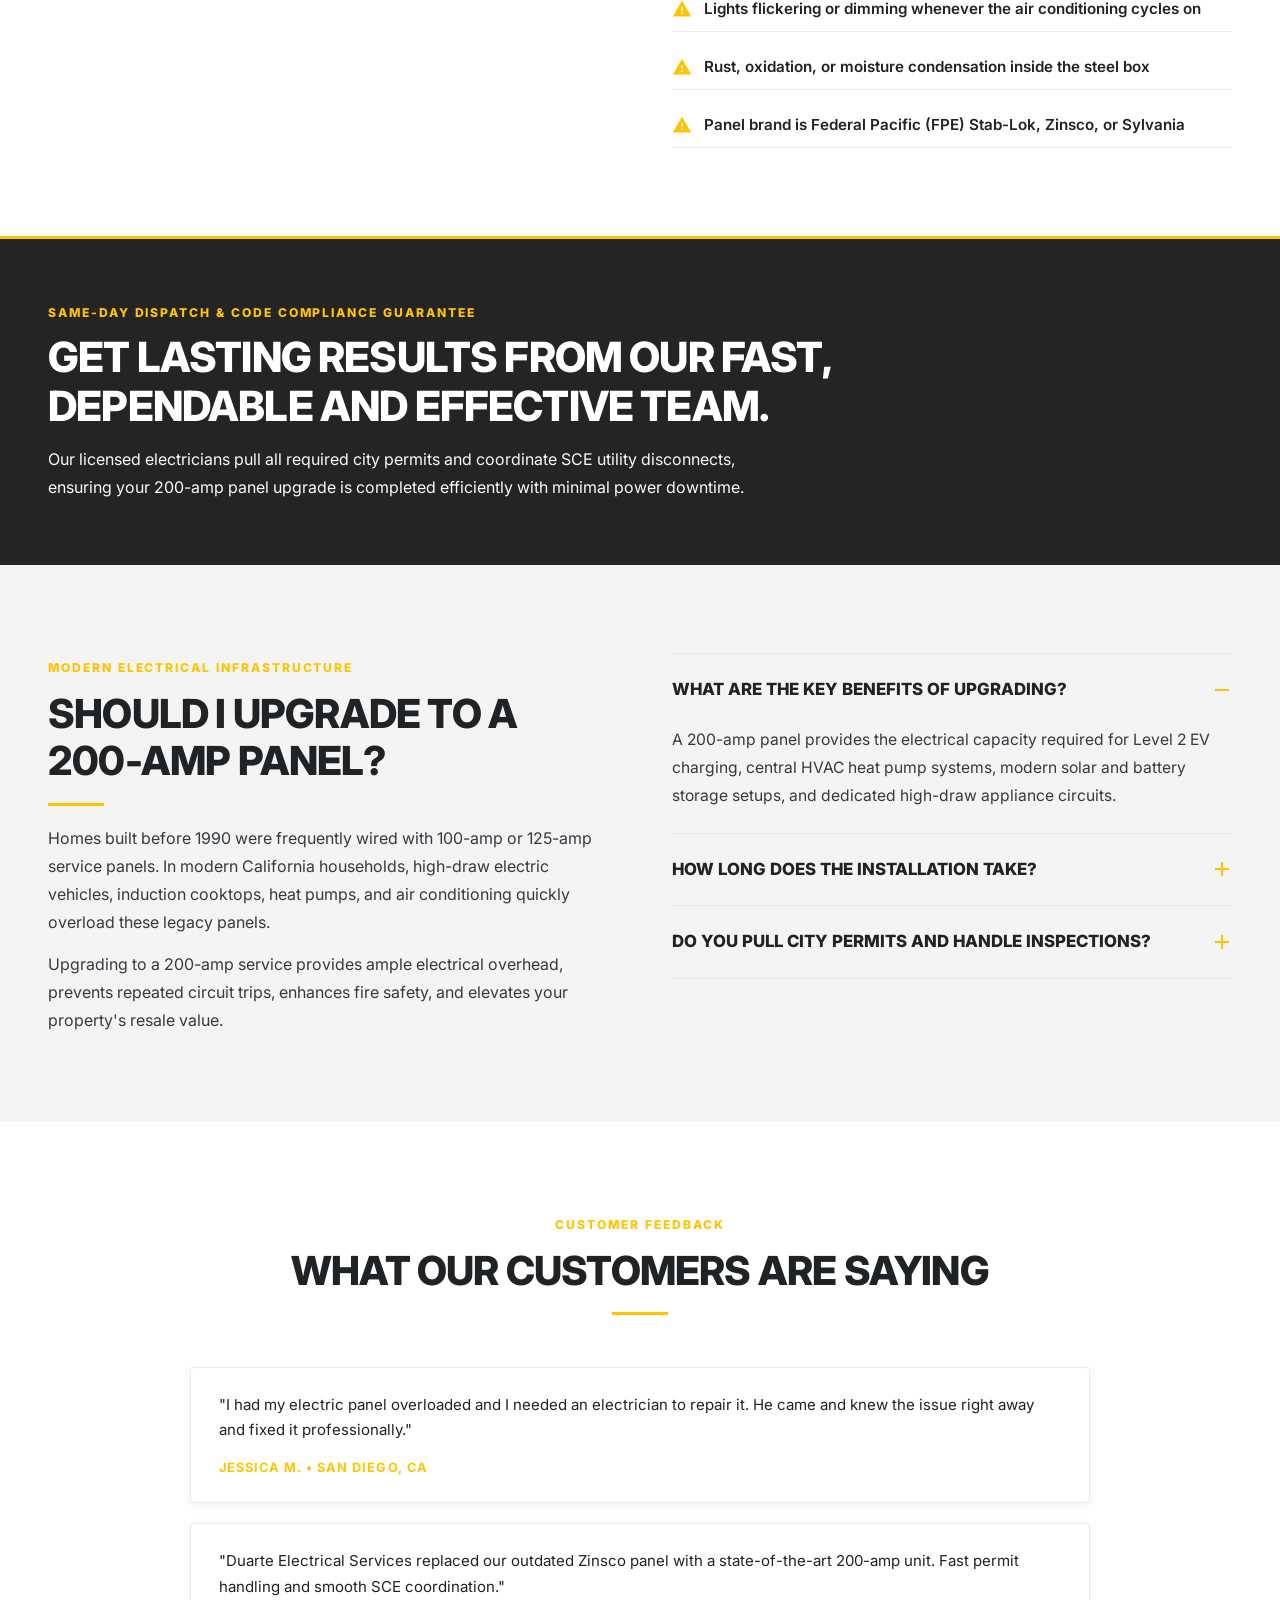
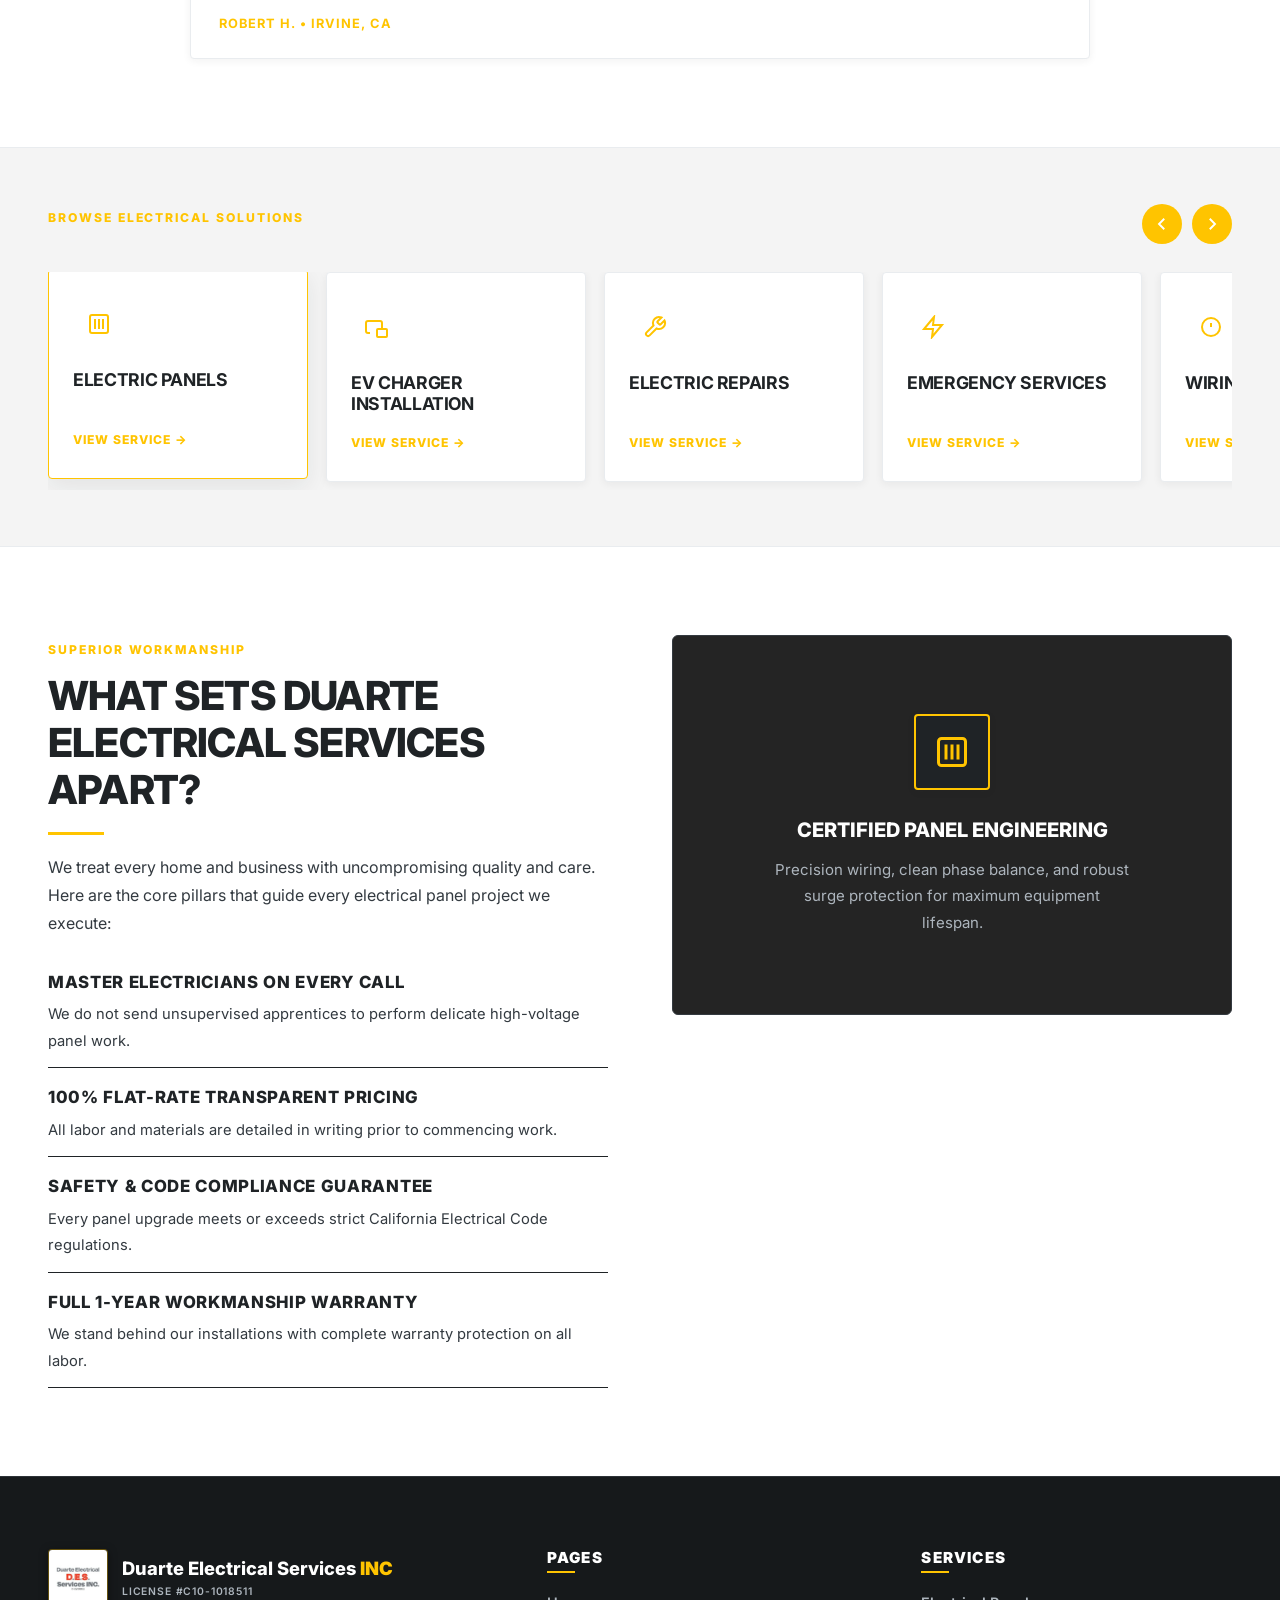
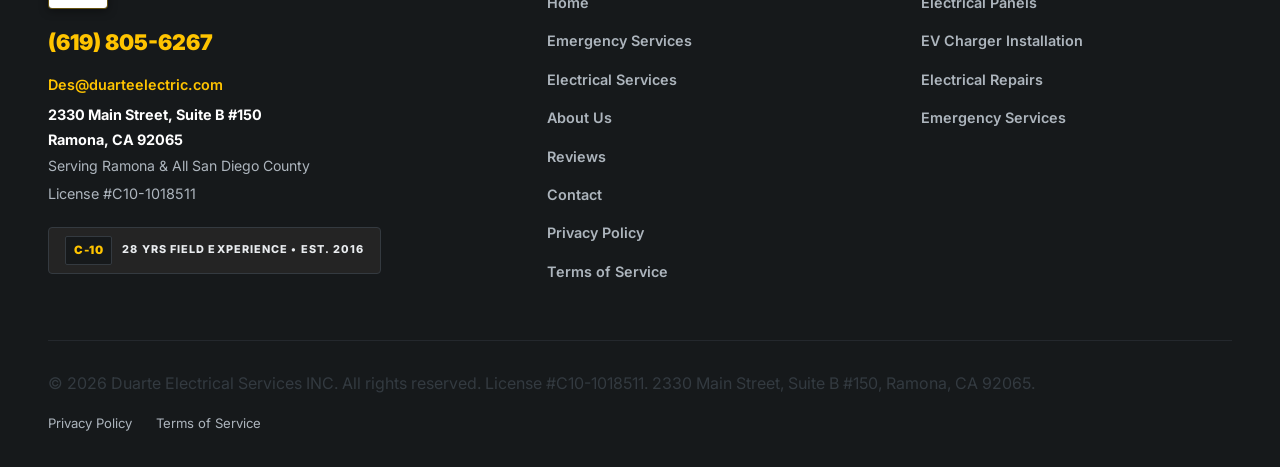
<file: electrical-panels.html>
<!DOCTYPE html>
<html lang="en">
<head>
  <meta charset="UTF-8">
  <meta name="viewport" content="width=device-width, initial-scale=1.0">
  <title>Electrical Panel Services Ramona & San Diego County | Duarte Electrical Services INC</title>
  <meta name="description" content="Certified electrical panel upgrades, 200-amp service modernization, and subpanel installations in San Diego, Irvine, and San Diego County, CA.">
  <link rel="icon" type="image/svg+xml" href="favicon.svg">
  <link rel="preconnect" href="https://fonts.googleapis.com">
  <link rel="preconnect" href="https://fonts.gstatic.com" crossorigin>
  <link href="https://fonts.googleapis.com/css2?family=Inter:wght@400;500;600;700;800;900&display=swap" rel="stylesheet">
    <link rel="stylesheet" href="css/style.css">
  <script>
    (function () {
      try {
        if (localStorage.getItem('theme') === 'dark') {
          document.documentElement.classList.add('dark-mode');
        }
        if (window.location.protocol !== 'file:') {
          var path = window.location.pathname;
          var page = path.split('/').pop() || 'index.html';
          window.__DUARTE_INITIAL_PAGE__ = page;
          var cleanBase = path.replace(/[^/]*$/, '') || '/';
          window.__DUARTE_BASE_PATH__ = cleanBase;
          if (path !== cleanBase) {
            window.history.replaceState({ page: page }, '', cleanBase);
          }
        }
      } catch (e) {}
    })();
  </script>
</head>
<body>

  <!-- TOP NAVBAR -->
  <header class="navbar">
    <div class="container">
      <a href="index.html" class="brand-logo" aria-label="Duarte Electrical Services INC">
        <img src="images/logo.jpg" alt="Duarte Electrical Services INC Logo" class="brand-logo-img">
        <div class="logo-text">
          <span class="logo-name">Duarte Electrical Services <span class="logo-inc">INC</span></span>
          <span class="logo-sub">License #C10-1018511 &bull; Ramona, CA</span>
        </div>
      </a>

      <nav class="nav-menu">
        <a href="index.html" class="nav-link">Home</a>
        <a href="about.html" class="nav-link">About</a>
        <div class="nav-item-dropdown">
          <a href="electrical-panels.html" class="nav-link dropdown-trigger active">
            Electrical Services <span class="dropdown-caret"></span>
          </a>
          <div class="dropdown-menu">
            <a href="electrical-panels.html" class="dropdown-item">Electrical Panels</a>
            <a href="ev-charger.html" class="dropdown-item">EV Charger Installation</a>
            <a href="electrical-repairs.html" class="dropdown-item">Electrical Repairs</a>
            <a href="emergency-services.html" class="dropdown-item">Emergency Services</a>
          </div>
        </div>
        <a href="reviews.html" class="nav-link">Reviews</a>
        <a href="contact.html" class="nav-link">Contact</a>
      </nav>

            <div class="nav-right-actions">
        <a href="tel:6198056267" class="nav-cta-btn">
          <svg width="13" height="13" viewBox="0 0 24 24" fill="currentColor">
            <path d="M6.62 10.79a15.05 15.05 0 006.59 6.59l2.2-2.2a1 1 0 011.02-.24 11.72 11.72 0 003.68.59 1 1 0 011 1v3.5a1 1 0 01-1 1A17.93 17.93 0 013 4a1 1 0 011-1h3.5a1 1 0 011 1 11.72 11.72 0 00.59 3.68 1 1 0 01-.24 1.02l-2.23 2.09z"/>
          </svg>
          <span> (619) 805-6267</span>
        </a>

        <!-- Theme Toggle Button -->
        <button class="theme-toggle-btn" aria-label="Toggle light or dark theme" title="Toggle theme">
          <svg class="icon-moon" width="18" height="18" viewBox="0 0 24 24" fill="none" stroke="currentColor" stroke-width="2" stroke-linecap="round" stroke-linejoin="round">
            <path d="M21 12.79A9 9 0 1 1 11.21 3 7 7 0 0 0 21 12.79z"></path>
          </svg>
          <svg class="icon-sun" width="18" height="18" viewBox="0 0 24 24" fill="none" stroke="currentColor" stroke-width="2" stroke-linecap="round" stroke-linejoin="round">
            <circle cx="12" cy="12" r="5"></circle>
            <line x1="12" y1="1" x2="12" y2="3"></line>
            <line x1="12" y1="21" x2="12" y2="23"></line>
            <line x1="4.22" y1="4.22" x2="5.64" y2="5.64"></line>
            <line x1="18.36" y1="18.36" x2="19.78" y2="19.78"></line>
            <line x1="1" y1="12" x2="3" y2="12"></line>
            <line x1="21" y1="12" x2="23" y2="12"></line>
            <line x1="4.22" y1="19.78" x2="5.64" y2="18.36"></line>
            <line x1="18.36" y1="5.64" x2="19.78" y2="4.22"></line>
          </svg>
        </button>

        <button class="hamburger" aria-label="Toggle navigation menu">
          <span></span>
          <span></span>
          <span></span>
        </button>
      </div>
    </div>
  </header>

  <!-- MOBILE NAVIGATION -->
  <div class="mobile-nav">
    <a href="index.html">Home</a>
    <a href="about.html">About</a>
    <button class="mobile-dropdown-toggle">
      <span>Electrical Services</span>
      <span class="dropdown-caret"></span>
    </button>
    <div class="mobile-sub-menu">
      <a href="electrical-panels.html">Electrical Panels</a>
      <a href="ev-charger.html">EV Charger Installation</a>
      <a href="electrical-repairs.html">Electrical Repairs</a>
      <a href="emergency-services.html">Emergency Services</a>
    </div>
    <a href="reviews.html">Reviews</a>
    <a href="contact.html">Contact</a>
    <div class="mobile-theme-row">
      <span>Theme Mode</span>
      <button class="theme-toggle-btn" aria-label="Toggle light or dark theme" title="Toggle theme">
        <svg class="icon-moon" width="18" height="18" viewBox="0 0 24 24" fill="none" stroke="currentColor" stroke-width="2" stroke-linecap="round" stroke-linejoin="round">
          <path d="M21 12.79A9 9 0 1 1 11.21 3 7 7 0 0 0 21 12.79z"></path>
        </svg>
        <svg class="icon-sun" width="18" height="18" viewBox="0 0 24 24" fill="none" stroke="currentColor" stroke-width="2" stroke-linecap="round" stroke-linejoin="round">
          <circle cx="12" cy="12" r="5"></circle>
          <line x1="12" y1="1" x2="12" y2="3"></line>
          <line x1="12" y1="21" x2="12" y2="23"></line>
          <line x1="4.22" y1="4.22" x2="5.64" y2="5.64"></line>
          <line x1="18.36" y1="18.36" x2="19.78" y2="19.78"></line>
          <line x1="1" y1="12" x2="3" y2="12"></line>
          <line x1="21" y1="12" x2="23" y2="12"></line>
          <line x1="4.22" y1="19.78" x2="5.64" y2="18.36"></line>
          <line x1="18.36" y1="5.64" x2="19.78" y2="4.22"></line>
        </svg>
      </button>
    </div>
    <a href="tel:6198056267" class="nav-cta-btn">
      Emergency Call (619) 805-6267
    </a>
  </div>

  <main class="site-wrapper">

    <!-- HERO SECTION (IMAGE 3) -->
    <section class="hero-service-split">
      <div class="container">
        <div class="hero-service-grid">
          <div class="hero-service-content">
            <span class="section-label section-label-gold">Electrical Panel Services &bull; Ramona &amp; San Diego County</span>
            <h1>Reliable Electrical Panel Solutions &bull; Ramona, CA</h1>
            <p class="hero-service-lead">Backed by 28 years of master field experience and 10 years of licensed contracting (Est. 2016 in Ramona, CA), Duarte Electrical Services modernizes residential and commercial distribution systems. Aging or overloaded panels cause dangerous electrical fires, frequent breaker trips, and insufficient voltage for EV charging stations, heavy machinery, solar, and heat pumps.</p>

            <div class="hero-bullet-list">
              <div class="hero-bullet-item">
                <svg width="20" height="20" viewBox="0 0 24 24" fill="currentColor"><path d="M12 2C6.48 2 2 6.48 2 12s4.48 10 10 10 10-4.48 10-10S17.52 2 12 2zm-2 15l-5-5 1.41-1.41L10 14.17l7.59-7.59L19 8l-9 9z"/></svg>
                <div><strong>Panel Upgrades:</strong> Increase service capacity to 200 amps for heavy modern residential electrical demands.</div>
              </div>
              <div class="hero-bullet-item">
                <svg width="20" height="20" viewBox="0 0 24 24" fill="currentColor"><path d="M12 2C6.48 2 2 6.48 2 12s4.48 10 10 10 10-4.48 10-10S17.52 2 12 2zm-2 15l-5-5 1.41-1.41L10 14.17l7.59-7.59L19 8l-9 9z"/></svg>
                <div><strong>Panel Replacements:</strong> Swap hazardous, obsolete, or corroded panels with modern code-compliant equipment.</div>
              </div>
              <div class="hero-bullet-item">
                <svg width="20" height="20" viewBox="0 0 24 24" fill="currentColor"><path d="M12 2C6.48 2 2 6.48 2 12s4.48 10 10 10 10-4.48 10-10S17.52 2 12 2zm-2 15l-5-5 1.41-1.41L10 14.17l7.59-7.59L19 8l-9 9z"/></svg>
                <div><strong>Breaker Installation:</strong> Add dedicated circuits for air conditioning, ovens, washers, and high-draw tools.</div>
              </div>
              <div class="hero-bullet-item">
                <svg width="20" height="20" viewBox="0 0 24 24" fill="currentColor"><path d="M12 2C6.48 2 2 6.48 2 12s4.48 10 10 10 10-4.48 10-10S17.52 2 12 2zm-2 15l-5-5 1.41-1.41L10 14.17l7.59-7.59L19 8l-9 9z"/></svg>
                <div><strong>Subpanel Installation:</strong> Expand circuit breaker space in garages, workshops, and guest suites.</div>
              </div>
              <div class="hero-bullet-item">
                <svg width="20" height="20" viewBox="0 0 24 24" fill="currentColor"><path d="M12 2C6.48 2 2 6.48 2 12s4.48 10 10 10 10-4.48 10-10S17.52 2 12 2zm-2 15l-5-5 1.41-1.41L10 14.17l7.59-7.59L19 8l-9 9z"/></svg>
                <div><strong>Code Compliance:</strong> Bring outdated electrical distribution systems up to current California Title 24 standards.</div>
              </div>
            </div>
          </div>

          <!-- LEAD GEN CARD (IMAGE 3) -->
          <div class="lead-gen-card">
            <h3>Let's Get Started</h3>
            <p class="card-caption">Request a free flat-rate quote from a master electrician.</p>

            <form onsubmit="return false;" class="lead-gen-form">
              <input type="hidden" name="subject" value="Panel Service Request - Duarte Electrical Services">
              <div class="form-group-field">
                <input type="text" name="name" placeholder="Full Name" required>
              </div>
              <div class="form-group-field">
                <input type="tel" name="phone" placeholder="Phone Number" required>
              </div>
              <div class="form-group-field">
                <input type="email" name="email" placeholder="Email Address" required>
              </div>
              <div class="form-group-field">
                <select name="service" required>
                  <option value="" disabled selected>Service Needed</option>
                  <option>200-Amp Main Panel Upgrade</option>
                  <option>Panel Replacement</option>
                  <option>Subpanel Installation</option>
                  <option>Circuit Breaker Diagnostic</option>
                </select>
              </div>
              <div class="form-group-field">
                <textarea name="message" placeholder="Project details or scope (optional)" rows="3"></textarea>
              </div>
              <button disabled type="submit" class="btn btn-blue" style="width: 100%;">Request a Quote</button>
            <noscript>Please email Martin@duarteelectric.com or call (619) 805-6267 to submit your inquiry.</noscript>
            </form>
          </div>
        </div>
      </div>
    </section>

    <!-- COUPON & WARNING SIGNS SECTION (IMAGE 3) -->
    <section class="section">
      <div class="container">
        <div class="two-col-grid align-start">
          <div class="coupon-voucher-card">
            <div class="coupon-discount-val">5% OFF</div>
            <div class="coupon-discount-label">Senior &amp; Military Discount</div>
            <p>We honor our veterans, active service members, and seniors with an automatic 5% reduction on all qualified electrical panel installations and upgrades.</p>
            <a href="contact.html" class="btn btn-gold">Claim Offer</a>
            <span class="coupon-terms">Valid on services over $500. Present during initial consultation.</span>
          </div>

          <div>
            <span class="section-label">Safety First</span>
            <h2>Signs Your Electrical Panel May Need Attention</h2>
            <div class="divider-blue"></div>
            <p>Common red flags of a failing, hazardous, or obsolete electrical panel include:</p>

            <div class="warning-signs-list">
              <div class="warning-sign-row">
                <svg width="20" height="20" viewBox="0 0 24 24" fill="currentColor"><path d="M1 21h22L12 2 1 21zm12-3h-2v-2h2v2zm0-4h-2v-4h2v4z"/></svg>
                <span>Frequent circuit breaker tripping under standard appliance loads</span>
              </div>
              <div class="warning-sign-row">
                <svg width="20" height="20" viewBox="0 0 24 24" fill="currentColor"><path d="M1 21h22L12 2 1 21zm12-3h-2v-2h2v2zm0-4h-2v-4h2v4z"/></svg>
                <span>Crackling, buzzing, or sizzling sounds emanating from the breaker enclosure</span>
              </div>
              <div class="warning-sign-row">
                <svg width="20" height="20" viewBox="0 0 24 24" fill="currentColor"><path d="M1 21h22L12 2 1 21zm12-3h-2v-2h2v2zm0-4h-2v-4h2v4z"/></svg>
                <span>Discoloration, scorch marks, or persistent acrid burning smells</span>
              </div>
              <div class="warning-sign-row">
                <svg width="20" height="20" viewBox="0 0 24 24" fill="currentColor"><path d="M1 21h22L12 2 1 21zm12-3h-2v-2h2v2zm0-4h-2v-4h2v4z"/></svg>
                <span>Panel enclosure is warm or hot to the touch during operation</span>
              </div>
              <div class="warning-sign-row">
                <svg width="20" height="20" viewBox="0 0 24 24" fill="currentColor"><path d="M1 21h22L12 2 1 21zm12-3h-2v-2h2v2zm0-4h-2v-4h2v4z"/></svg>
                <span>Lights flickering or dimming whenever the air conditioning cycles on</span>
              </div>
              <div class="warning-sign-row">
                <svg width="20" height="20" viewBox="0 0 24 24" fill="currentColor"><path d="M1 21h22L12 2 1 21zm12-3h-2v-2h2v2zm0-4h-2v-4h2v4z"/></svg>
                <span>Rust, oxidation, or moisture condensation inside the steel box</span>
              </div>
              <div class="warning-sign-row">
                <svg width="20" height="20" viewBox="0 0 24 24" fill="currentColor"><path d="M1 21h22L12 2 1 21zm12-3h-2v-2h2v2zm0-4h-2v-4h2v4z"/></svg>
                <span>Panel brand is Federal Pacific (FPE) Stab-Lok, Zinsco, or Sylvania</span>
              </div>
            </div>
          </div>
        </div>
      </div>
    </section>

    <!-- BLUE BANNER (IMAGE 3) -->
    <section class="lasting-results-banner">
      <div class="container">
        <span class="sub-tag">Same-Day Dispatch &amp; Code Compliance Guarantee</span>
        <h2>Get Lasting Results From Our Fast, Dependable and Effective Team.</h2>
        <p>Our licensed electricians pull all required city permits and coordinate SCE utility disconnects, ensuring your 200-amp panel upgrade is completed efficiently with minimal power downtime.</p>
      </div>
    </section>

    <!-- SHOULD I UPGRADE TO A 200-AMP PANEL (IMAGE 3) -->
    <section class="section section-ice">
      <div class="container">
        <div class="two-col-grid align-start">
          <div>
            <span class="section-label">Modern Electrical Infrastructure</span>
            <h2>Should I Upgrade to a 200-Amp Panel?</h2>
            <div class="divider-blue"></div>
            <p>Homes built before 1990 were frequently wired with 100-amp or 125-amp service panels. In modern California households, high-draw electric vehicles, induction cooktops, heat pumps, and air conditioning quickly overload these legacy panels.</p>
            <p style="margin-top: 14px;">Upgrading to a 200-amp service provides ample electrical overhead, prevents repeated circuit trips, enhances fire safety, and elevates your property's resale value.</p>
          </div>

          <div class="accordion-wrapper">
            <div class="accordion-item open">
              <div class="accordion-header">
                <span>What are the key benefits of upgrading?</span>
                <div class="accordion-indicator"></div>
              </div>
              <div class="accordion-content">
                <div class="accordion-content-inner">
                  A 200-amp panel provides the electrical capacity required for Level 2 EV charging, central HVAC heat pump systems, modern solar and battery storage setups, and dedicated high-draw appliance circuits.
                </div>
              </div>
            </div>

            <div class="accordion-item">
              <div class="accordion-header">
                <span>How long does the installation take?</span>
                <div class="accordion-indicator"></div>
              </div>
              <div class="accordion-content">
                <div class="accordion-content-inner">
                  Most main service panel upgrades are completed within a single working day (typically 6 to 8 hours), restoring your power before the evening so your household routine is minimally disrupted.
                </div>
              </div>
            </div>

            <div class="accordion-item">
              <div class="accordion-header">
                <span>Do you pull city permits and handle inspections?</span>
                <div class="accordion-indicator"></div>
              </div>
              <div class="accordion-content">
                <div class="accordion-content-inner">
                  Yes. Duarte Electrical Services handles the permit application, blueprints, utility coordination with Southern California Edison, and city building inspector sign-off.
                </div>
              </div>
            </div>
          </div>
        </div>
      </div>
    </section>

    <!-- WHAT OUR CUSTOMERS ARE SAYING (IMAGE 3) -->
    <section class="section">
      <div class="container">
        <div class="section-header centered">
          <span class="section-label">Customer Feedback</span>
          <h2>What Our Customers Are Saying</h2>
          <div class="divider-blue centered"></div>
        </div>

        <div class="container-narrow" style="margin: 0 auto; display: flex; flex-direction: column; gap: 20px;">
          <div class="emergency-quote-box">
            <p>"I had my electric panel overloaded and I needed an electrician to repair it. He came and knew the issue right away and fixed it professionally."</p>
            <span class="author">Jessica M. &bull; San Diego, CA</span>
          </div>

          <div class="emergency-quote-box">
            <p>"Duarte Electrical Services replaced our outdated Zinsco panel with a state-of-the-art 200-amp unit. Fast permit handling and smooth SCE coordination."</p>
            <span class="author">Robert H. &bull; Irvine, CA</span>
          </div>
        </div>
      </div>
    </section>

    <!-- HORIZONTAL SERVICES STRIP (IMAGE 3) -->
    <section class="services-strip-component">
      <div class="container">
        <div class="strip-header-row">
          <span class="section-label">Browse Electrical Solutions</span>
          <div class="strip-nav-arrows">
            <button class="strip-arrow-btn" id="stripPrev" aria-label="Previous service">
              <svg width="18" height="18" viewBox="0 0 24 24" fill="none" stroke="currentColor" stroke-width="2.5"><path d="M15 19l-7-7 7-7"/></svg>
            </button>
            <button class="strip-arrow-btn" id="stripNext" aria-label="Next service">
              <svg width="18" height="18" viewBox="0 0 24 24" fill="none" stroke="currentColor" stroke-width="2.5"><path d="M9 5l7 7-7 7"/></svg>
            </button>
          </div>
        </div>

        <div class="service-cards-track" id="servicesTrack">
          <a href="electrical-panels.html" class="service-strip-card active">
            <div>
              <div class="strip-card-icon">
                <svg width="24" height="24" viewBox="0 0 24 24" fill="none" stroke="currentColor" stroke-width="2"><rect x="3" y="3" width="18" height="18" rx="2"/><line x1="8" y1="7" x2="8" y2="17"/><line x1="12" y1="7" x2="12" y2="17"/><line x1="16" y1="7" x2="16" y2="17"/></svg>
              </div>
              <h4>Electric Panels</h4>
            </div>
            <span class="strip-action-link">View Service &rarr;</span>
          </a>

          <a href="ev-charger.html" class="service-strip-card">
            <div>
              <div class="strip-card-icon">
                <svg width="24" height="24" viewBox="0 0 24 24" fill="none" stroke="currentColor" stroke-width="2"><path d="M5 18H3a2 2 0 01-2-2V8a2 2 0 012-2h12a2 2 0 012 2v2"/><rect x="12" y="14" width="10" height="8" rx="1"/><line x1="17" y1="14" x2="17" y2="10"/></svg>
              </div>
              <h4>EV Charger Installation</h4>
            </div>
            <span class="strip-action-link">View Service &rarr;</span>
          </a>

          <a href="electrical-repairs.html" class="service-strip-card">
            <div>
              <div class="strip-card-icon">
                <svg width="24" height="24" viewBox="0 0 24 24" fill="none" stroke="currentColor" stroke-width="2"><path d="M14.7 6.3a1 1 0 000 1.4l1.6 1.6a1 1 0 001.4 0l3.77-3.77a6 6 0 01-7.94 7.94l-6.91 6.91a2.12 2.12 0 01-3-3l6.91-6.91a6 6 0 017.94-7.94l-3.76 3.76z"/></svg>
              </div>
              <h4>Electric Repairs</h4>
            </div>
            <span class="strip-action-link">View Service &rarr;</span>
          </a>

          <a href="emergency-services.html" class="service-strip-card">
            <div>
              <div class="strip-card-icon">
                <svg width="24" height="24" viewBox="0 0 24 24" fill="none" stroke="currentColor" stroke-width="2"><path d="M13 2L3 14h9l-1 8 10-12h-9l1-8z"/></svg>
              </div>
              <h4>Emergency Services</h4>
            </div>
            <span class="strip-action-link">View Service &rarr;</span>
          </a>

          <a href="contact.html" class="service-strip-card">
            <div>
              <div class="strip-card-icon">
                <svg width="24" height="24" viewBox="0 0 24 24" fill="none" stroke="currentColor" stroke-width="2"><circle cx="12" cy="12" r="9"/><line x1="12" y1="8" x2="12" y2="12"/><line x1="12" y1="16" x2="12.01" y2="16"/></svg>
              </div>
              <h4>Wiring &amp; Rewiring</h4>
            </div>
            <span class="strip-action-link">View Service &rarr;</span>
          </a>
        </div>
      </div>
    </section>

    <!-- WHAT SETS US APART (IMAGE 3) -->
    <section class="section">
      <div class="container">
        <div class="two-col-grid align-start">
          <div>
            <span class="section-label">Superior Workmanship</span>
            <h2>What Sets Duarte Electrical Services Apart?</h2>
            <div class="divider-blue"></div>
            <p>We treat every home and business with uncompromising quality and care. Here are the core pillars that guide every electrical panel project we execute:</p>

            <div class="apart-list-stack">
              <div class="apart-feature-bar">
                <strong>Master Electricians on Every Call</strong>
                <span>We do not send unsupervised apprentices to perform delicate high-voltage panel work.</span>
              </div>
              <div class="apart-feature-bar">
                <strong>100% Flat-Rate Transparent Pricing</strong>
                <span>All labor and materials are detailed in writing prior to commencing work.</span>
              </div>
              <div class="apart-feature-bar">
                <strong>Safety &amp; Code Compliance Guarantee</strong>
                <span>Every panel upgrade meets or exceeds strict California Electrical Code regulations.</span>
              </div>
              <div class="apart-feature-bar">
                <strong>Full 1-Year Workmanship Warranty</strong>
                <span>We stand behind our installations with complete warranty protection on all labor.</span>
              </div>
            </div>
          </div>

          <div class="visual-showcase-box" style="background-color: var(--navy-surface); color: var(--white); border-color: var(--navy-border);">
            <div class="showcase-icon-wrap" style="background-color: var(--navy-deep); border-color: var(--blue-accent); color: var(--blue-accent);">
              <svg width="36" height="36" viewBox="0 0 24 24" fill="none" stroke="currentColor" stroke-width="2"><rect x="3" y="3" width="18" height="18" rx="2"/><line x1="8" y1="7" x2="8" y2="17"/><line x1="12" y1="7" x2="12" y2="17"/><line x1="16" y1="7" x2="16" y2="17"/></svg>
            </div>
            <div class="showcase-headline" style="color: var(--white);">Certified Panel Engineering</div>
            <p class="showcase-desc" style="color: var(--text-muted-dk);">Precision wiring, clean phase balance, and robust surge protection for maximum equipment lifespan.</p>
          </div>
        </div>
      </div>
    </section>

  </main>

  <!-- FOOTER -->
  <footer class="site-footer">
    <div class="container">
      <div class="footer-top-grid">
        <div class="footer-brand">
          <div class="footer-brand-header">
            <img src="images/logo.jpg" alt="Duarte Electrical Services INC" class="footer-logo-img">
            <div class="footer-brand-text">
              <span class="footer-brand-name">Duarte Electrical Services <span class="logo-inc">INC</span></span>
              <span class="footer-brand-sub">License #C10-1018511</span>
            </div>
          </div>
          <a href="tel:6198056267" class="footer-phone-link">(619) 805-6267</a>
          <p><a href="mailto:Des@duarteelectric.com" style="color: var(--gold); font-weight: 600;">Des@duarteelectric.com</a></p>
          <p style="margin-top: 6px; font-weight: 700; color: #FFFFFF;">2330 Main Street, Suite B #150<br>Ramona, CA 92065</p>
          <p style="margin-top: 2px; font-size: 0.88rem;">Serving Ramona &amp; All San Diego County</p>
          <p style="margin-top: 4px;">License #C10-1018511</p>

          <div class="bbb-badge-box">
            <span class="bbb-symbol">C-10</span>
            <span class="bbb-text">28 Yrs Field Experience &bull; Est. 2016</span>
          </div>
        </div>

        <div class="footer-col">
          <h4>Pages</h4>
          <ul class="footer-nav-list">
            <li><a href="index.html">Home</a></li>
            <li><a href="emergency-services.html">Emergency Services</a></li>
            <li><a href="electrical-panels.html">Electrical Services</a></li>
            <li><a href="about.html">About Us</a></li>
            <li><a href="reviews.html">Reviews</a></li>
            <li><a href="contact.html">Contact</a></li>
            <li><a href="privacy-policy.html">Privacy Policy</a></li>
            <li><a href="terms-of-service.html">Terms of Service</a></li>
          </ul>
        </div>

        <div class="footer-col">
          <h4>Services</h4>
          <ul class="footer-nav-list">
            <li><a href="electrical-panels.html">Electrical Panels</a></li>
            <li><a href="ev-charger.html">EV Charger Installation</a></li>
            <li><a href="electrical-repairs.html">Electrical Repairs</a></li>
            <li><a href="emergency-services.html">Emergency Services</a></li>
          </ul>
        </div>
      </div>

      <div class="footer-bottom-bar">
        <p>&copy; 2026 Duarte Electrical Services INC. All rights reserved. License #C10-1018511. 2330 Main Street, Suite B #150, Ramona, CA 92065.</p>
        <div class="footer-bottom-links">
          <a href="privacy-policy.html">Privacy Policy</a>
          <a href="terms-of-service.html">Terms of Service</a>
        </div>
      </div>
    </div>
  </footer>

  <script src="js/form-config.js?v=martin-2"></script>
  <script src="js/main.js?v=martin-2"></script>
</body>
</html>
</file>
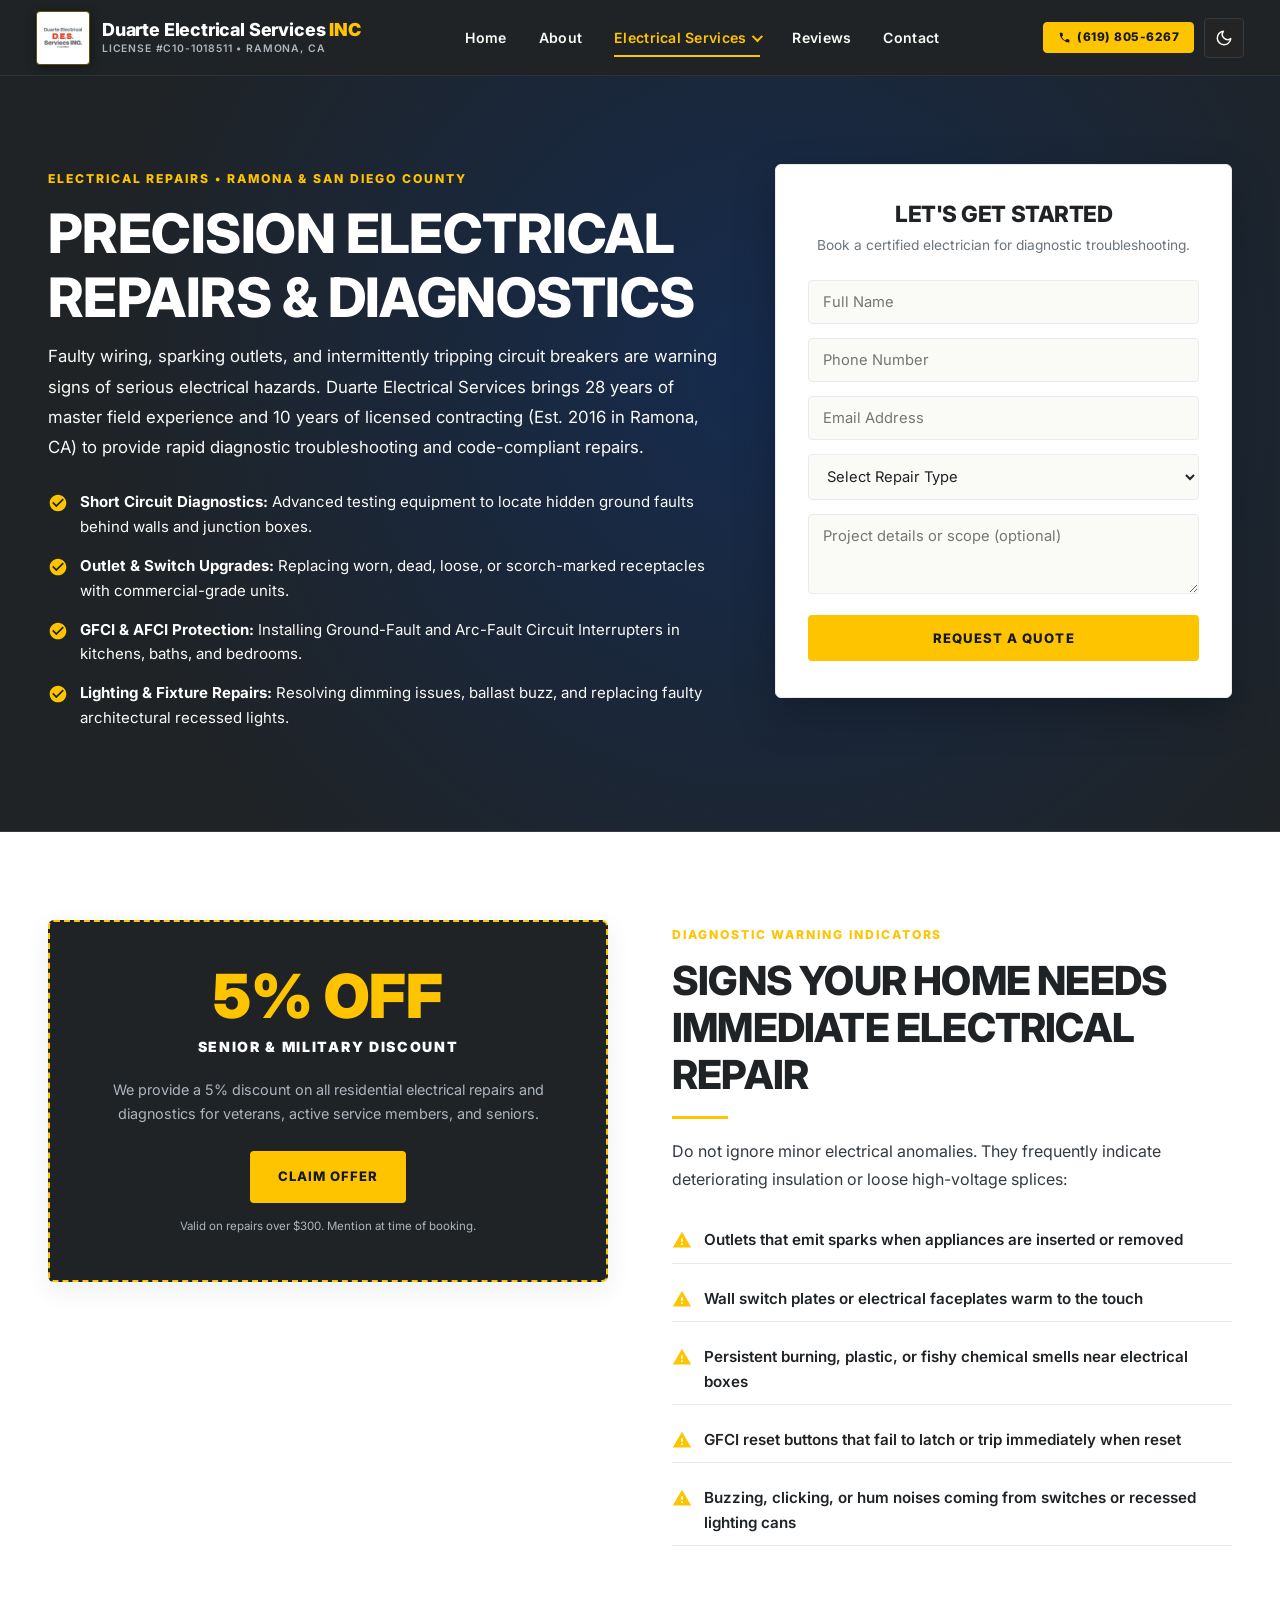
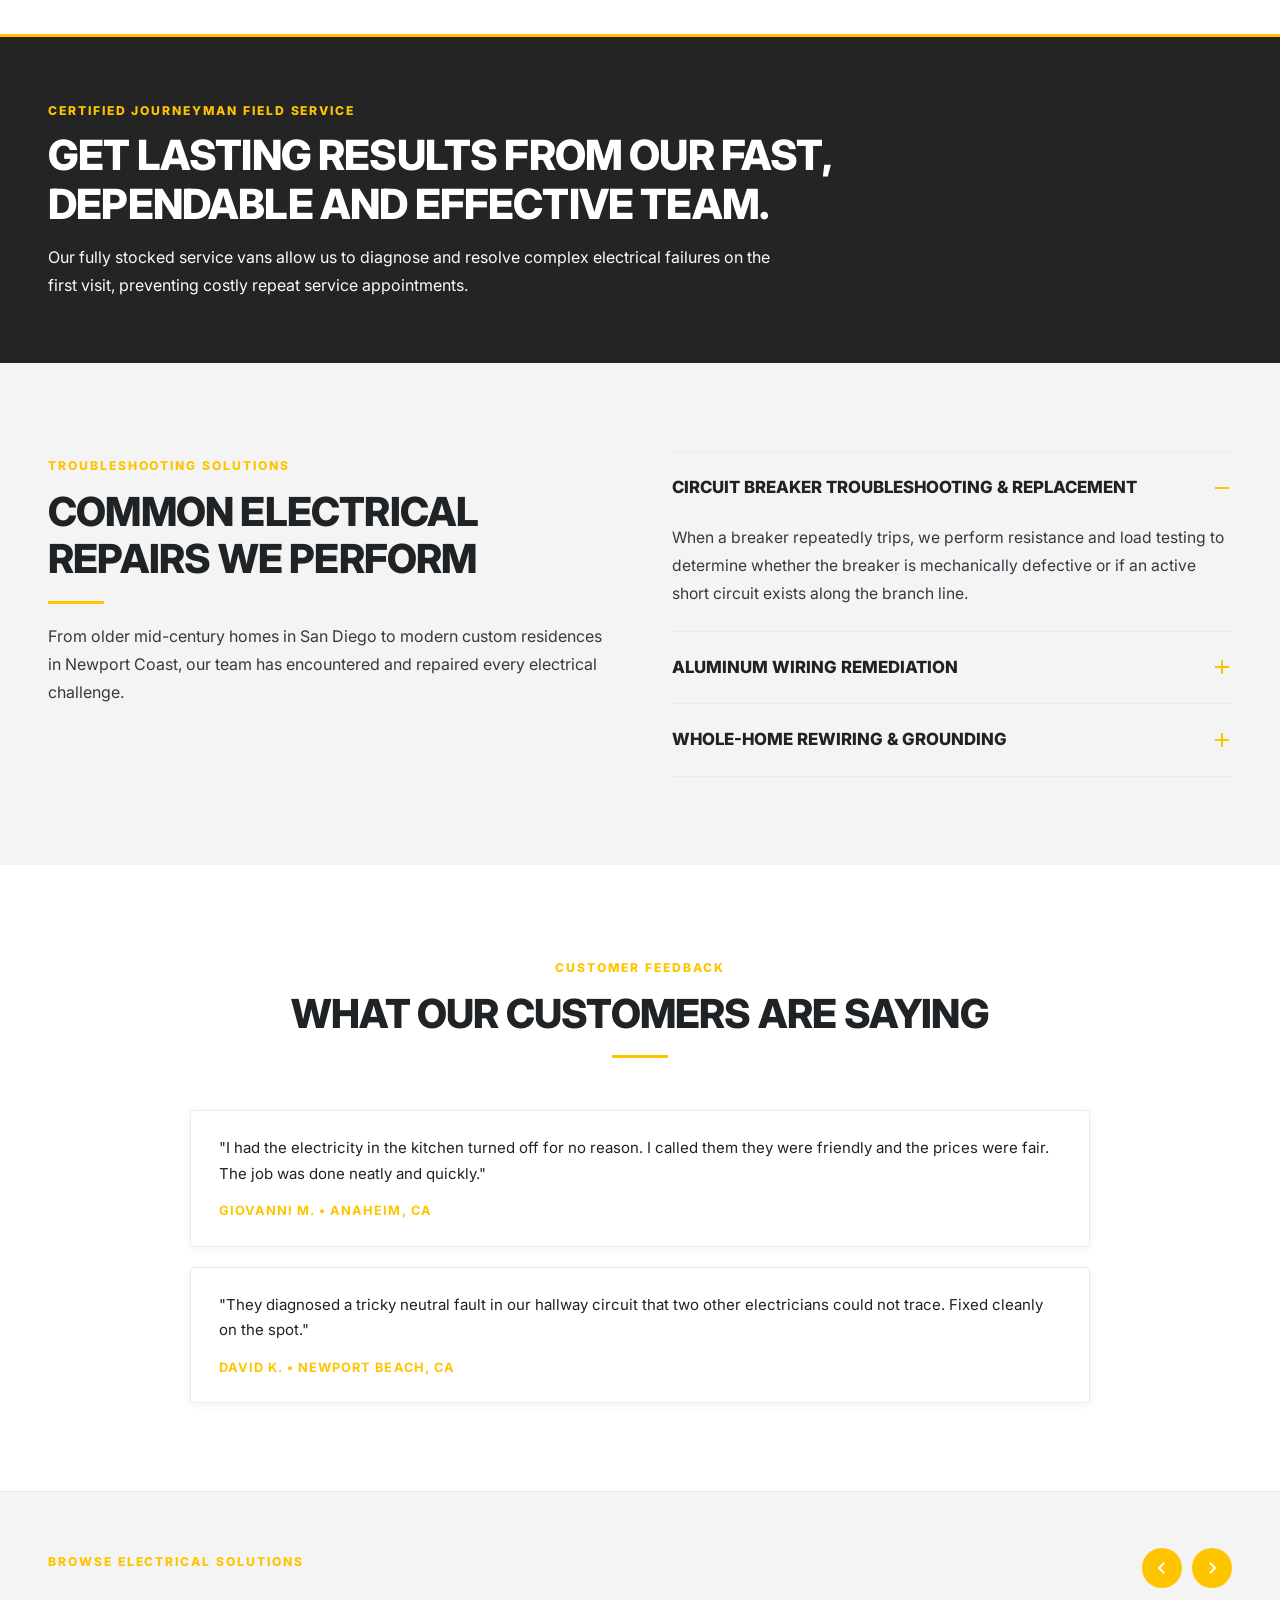
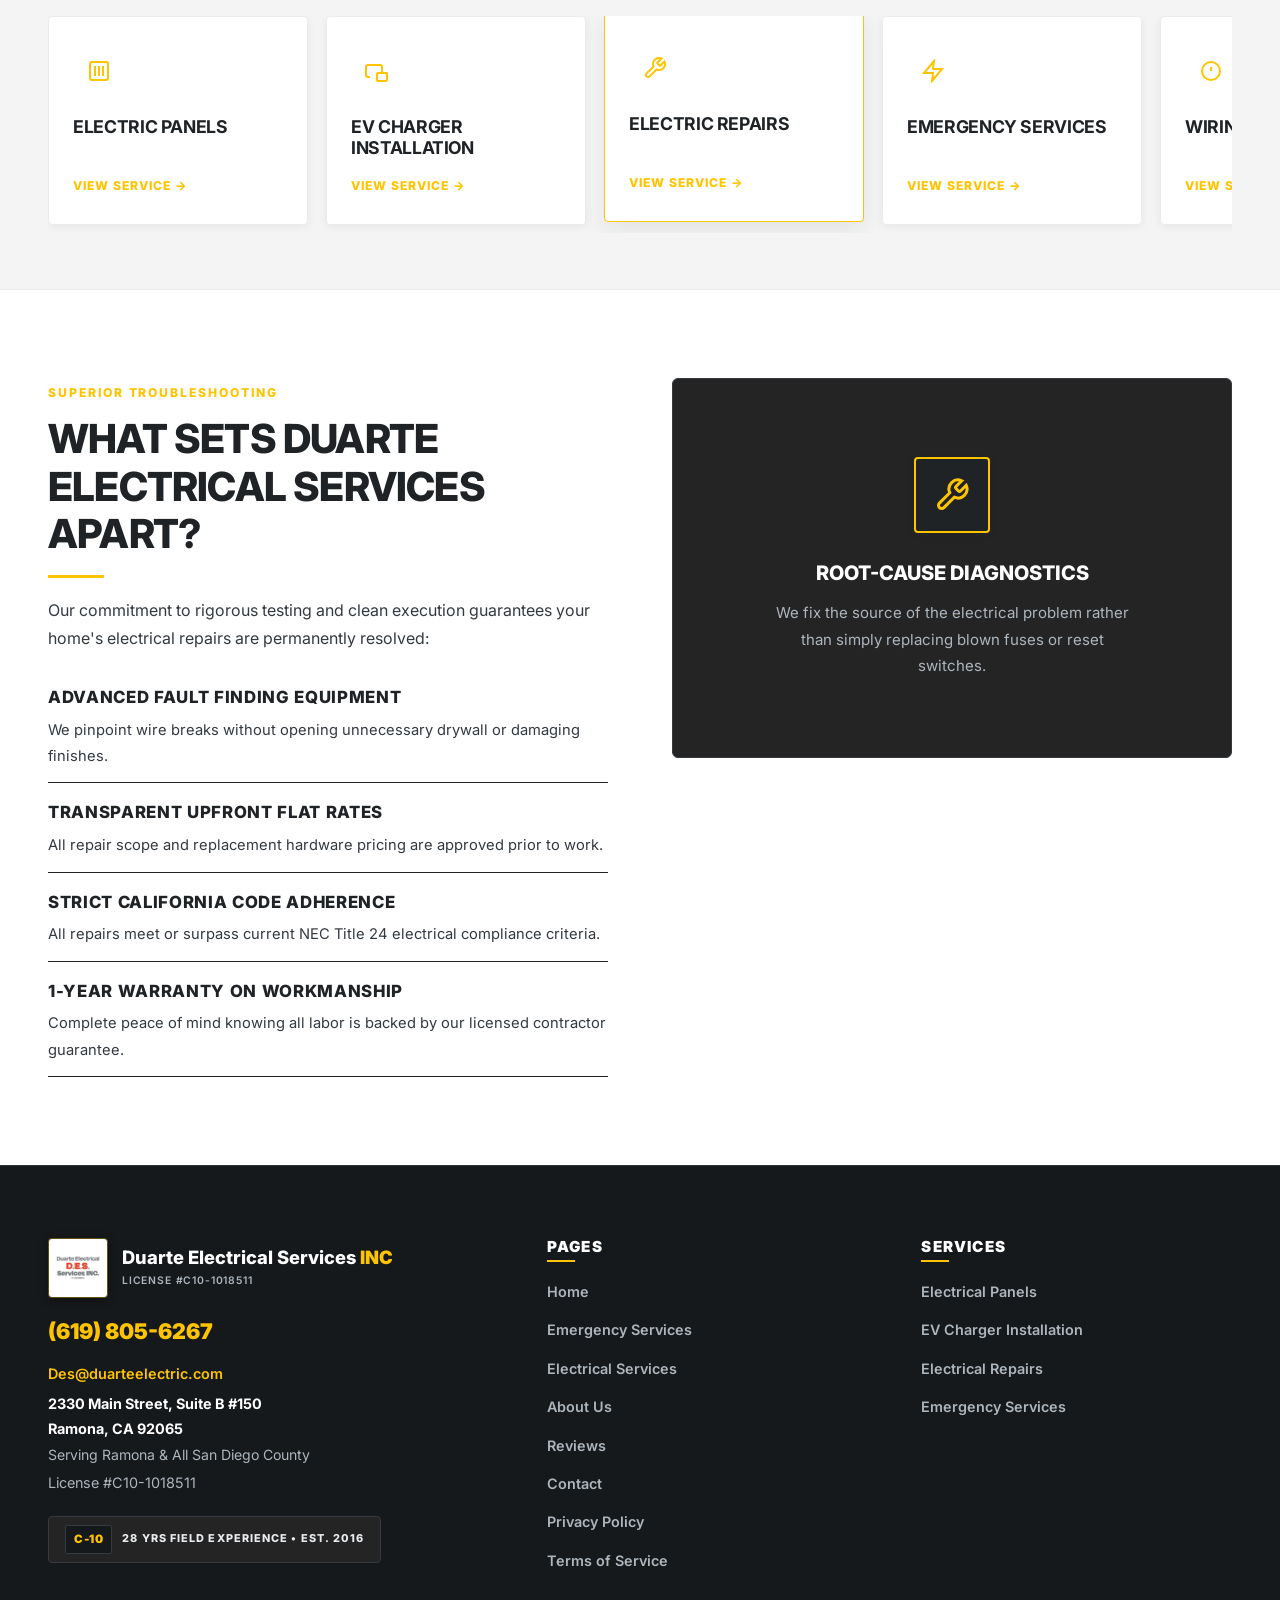
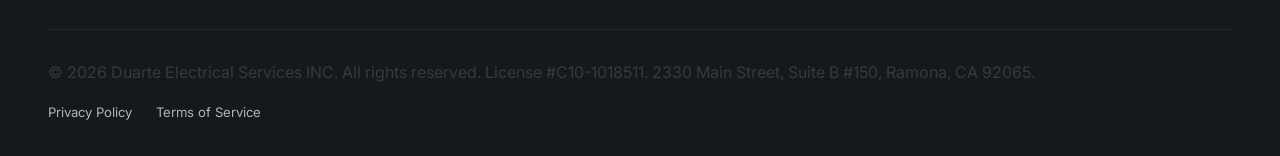
<file: electrical-repairs.html>
<!DOCTYPE html>
<html lang="en">
<head>
  <meta charset="UTF-8">
  <meta name="viewport" content="width=device-width, initial-scale=1.0">
  <title>Electrical Repair Services Ramona & San Diego County | Duarte Electrical Services INC</title>
  <meta name="description" content="Precision electrical repairs, short circuit diagnostics, GFCI upgrades, and wiring troubleshooting by certified electricians in San Diego County, CA.">
  <link rel="icon" type="image/svg+xml" href="favicon.svg">
  <link rel="preconnect" href="https://fonts.googleapis.com">
  <link rel="preconnect" href="https://fonts.gstatic.com" crossorigin>
  <link href="https://fonts.googleapis.com/css2?family=Inter:wght@400;500;600;700;800;900&display=swap" rel="stylesheet">
    <link rel="stylesheet" href="css/style.css">
  <script>
    (function () {
      try {
        if (localStorage.getItem('theme') === 'dark') {
          document.documentElement.classList.add('dark-mode');
        }
        if (window.location.protocol !== 'file:') {
          var path = window.location.pathname;
          var page = path.split('/').pop() || 'index.html';
          window.__DUARTE_INITIAL_PAGE__ = page;
          var cleanBase = path.replace(/[^/]*$/, '') || '/';
          window.__DUARTE_BASE_PATH__ = cleanBase;
          if (path !== cleanBase) {
            window.history.replaceState({ page: page }, '', cleanBase);
          }
        }
      } catch (e) {}
    })();
  </script>
</head>
<body>

  <!-- TOP NAVBAR -->
  <header class="navbar">
    <div class="container">
      <a href="index.html" class="brand-logo" aria-label="Duarte Electrical Services INC">
        <img src="images/logo.jpg" alt="Duarte Electrical Services INC Logo" class="brand-logo-img">
        <div class="logo-text">
          <span class="logo-name">Duarte Electrical Services <span class="logo-inc">INC</span></span>
          <span class="logo-sub">License #C10-1018511 &bull; Ramona, CA</span>
        </div>
      </a>

      <nav class="nav-menu">
        <a href="index.html" class="nav-link">Home</a>
        <a href="about.html" class="nav-link">About</a>
        <div class="nav-item-dropdown">
          <a href="electrical-panels.html" class="nav-link dropdown-trigger active">
            Electrical Services <span class="dropdown-caret"></span>
          </a>
          <div class="dropdown-menu">
            <a href="electrical-panels.html" class="dropdown-item">Electrical Panels</a>
            <a href="ev-charger.html" class="dropdown-item">EV Charger Installation</a>
            <a href="electrical-repairs.html" class="dropdown-item">Electrical Repairs</a>
            <a href="emergency-services.html" class="dropdown-item">Emergency Services</a>
          </div>
        </div>
        <a href="reviews.html" class="nav-link">Reviews</a>
        <a href="contact.html" class="nav-link">Contact</a>
      </nav>

            <div class="nav-right-actions">
        <a href="tel:6198056267" class="nav-cta-btn">
          <svg width="13" height="13" viewBox="0 0 24 24" fill="currentColor">
            <path d="M6.62 10.79a15.05 15.05 0 006.59 6.59l2.2-2.2a1 1 0 011.02-.24 11.72 11.72 0 003.68.59 1 1 0 011 1v3.5a1 1 0 01-1 1A17.93 17.93 0 013 4a1 1 0 011-1h3.5a1 1 0 011 1 11.72 11.72 0 00.59 3.68 1 1 0 01-.24 1.02l-2.23 2.09z"/>
          </svg>
          <span> (619) 805-6267</span>
        </a>

        <!-- Theme Toggle Button -->
        <button class="theme-toggle-btn" aria-label="Toggle light or dark theme" title="Toggle theme">
          <svg class="icon-moon" width="18" height="18" viewBox="0 0 24 24" fill="none" stroke="currentColor" stroke-width="2" stroke-linecap="round" stroke-linejoin="round">
            <path d="M21 12.79A9 9 0 1 1 11.21 3 7 7 0 0 0 21 12.79z"></path>
          </svg>
          <svg class="icon-sun" width="18" height="18" viewBox="0 0 24 24" fill="none" stroke="currentColor" stroke-width="2" stroke-linecap="round" stroke-linejoin="round">
            <circle cx="12" cy="12" r="5"></circle>
            <line x1="12" y1="1" x2="12" y2="3"></line>
            <line x1="12" y1="21" x2="12" y2="23"></line>
            <line x1="4.22" y1="4.22" x2="5.64" y2="5.64"></line>
            <line x1="18.36" y1="18.36" x2="19.78" y2="19.78"></line>
            <line x1="1" y1="12" x2="3" y2="12"></line>
            <line x1="21" y1="12" x2="23" y2="12"></line>
            <line x1="4.22" y1="19.78" x2="5.64" y2="18.36"></line>
            <line x1="18.36" y1="5.64" x2="19.78" y2="4.22"></line>
          </svg>
        </button>

        <button class="hamburger" aria-label="Toggle navigation menu">
          <span></span>
          <span></span>
          <span></span>
        </button>
      </div>
    </div>
  </header>

  <!-- MOBILE NAVIGATION -->
  <div class="mobile-nav">
    <a href="index.html">Home</a>
    <a href="about.html">About</a>
    <button class="mobile-dropdown-toggle">
      <span>Electrical Services</span>
      <span class="dropdown-caret"></span>
    </button>
    <div class="mobile-sub-menu">
      <a href="electrical-panels.html">Electrical Panels</a>
      <a href="ev-charger.html">EV Charger Installation</a>
      <a href="electrical-repairs.html">Electrical Repairs</a>
      <a href="emergency-services.html">Emergency Services</a>
    </div>
    <a href="reviews.html">Reviews</a>
    <a href="contact.html">Contact</a>
    <div class="mobile-theme-row">
      <span>Theme Mode</span>
      <button class="theme-toggle-btn" aria-label="Toggle light or dark theme" title="Toggle theme">
        <svg class="icon-moon" width="18" height="18" viewBox="0 0 24 24" fill="none" stroke="currentColor" stroke-width="2" stroke-linecap="round" stroke-linejoin="round">
          <path d="M21 12.79A9 9 0 1 1 11.21 3 7 7 0 0 0 21 12.79z"></path>
        </svg>
        <svg class="icon-sun" width="18" height="18" viewBox="0 0 24 24" fill="none" stroke="currentColor" stroke-width="2" stroke-linecap="round" stroke-linejoin="round">
          <circle cx="12" cy="12" r="5"></circle>
          <line x1="12" y1="1" x2="12" y2="3"></line>
          <line x1="12" y1="21" x2="12" y2="23"></line>
          <line x1="4.22" y1="4.22" x2="5.64" y2="5.64"></line>
          <line x1="18.36" y1="18.36" x2="19.78" y2="19.78"></line>
          <line x1="1" y1="12" x2="3" y2="12"></line>
          <line x1="21" y1="12" x2="23" y2="12"></line>
          <line x1="4.22" y1="19.78" x2="5.64" y2="18.36"></line>
          <line x1="18.36" y1="5.64" x2="19.78" y2="4.22"></line>
        </svg>
      </button>
    </div>
    <a href="tel:6198056267" class="nav-cta-btn">
      Emergency Call (619) 805-6267
    </a>
  </div>

  <main class="site-wrapper">

    <!-- HERO SECTION (MATCHING IMAGES 3 & 4 LAYOUT) -->
    <section class="hero-service-split">
      <div class="container">
        <div class="hero-service-grid">
          <div class="hero-service-content">
            <span class="section-label section-label-gold">Electrical Repairs &bull; Ramona &amp; San Diego County</span>
            <h1>Precision Electrical Repairs &amp; Diagnostics</h1>
            <p class="hero-service-lead">Faulty wiring, sparking outlets, and intermittently tripping circuit breakers are warning signs of serious electrical hazards. Duarte Electrical Services brings 28 years of master field experience and 10 years of licensed contracting (Est. 2016 in Ramona, CA) to provide rapid diagnostic troubleshooting and code-compliant repairs.</p>

            <div class="hero-bullet-list">
              <div class="hero-bullet-item">
                <svg width="20" height="20" viewBox="0 0 24 24" fill="currentColor"><path d="M12 2C6.48 2 2 6.48 2 12s4.48 10 10 10 10-4.48 10-10S17.52 2 12 2zm-2 15l-5-5 1.41-1.41L10 14.17l7.59-7.59L19 8l-9 9z"/></svg>
                <div><strong>Short Circuit Diagnostics:</strong> Advanced testing equipment to locate hidden ground faults behind walls and junction boxes.</div>
              </div>
              <div class="hero-bullet-item">
                <svg width="20" height="20" viewBox="0 0 24 24" fill="currentColor"><path d="M12 2C6.48 2 2 6.48 2 12s4.48 10 10 10 10-4.48 10-10S17.52 2 12 2zm-2 15l-5-5 1.41-1.41L10 14.17l7.59-7.59L19 8l-9 9z"/></svg>
                <div><strong>Outlet &amp; Switch Upgrades:</strong> Replacing worn, dead, loose, or scorch-marked receptacles with commercial-grade units.</div>
              </div>
              <div class="hero-bullet-item">
                <svg width="20" height="20" viewBox="0 0 24 24" fill="currentColor"><path d="M12 2C6.48 2 2 6.48 2 12s4.48 10 10 10 10-4.48 10-10S17.52 2 12 2zm-2 15l-5-5 1.41-1.41L10 14.17l7.59-7.59L19 8l-9 9z"/></svg>
                <div><strong>GFCI &amp; AFCI Protection:</strong> Installing Ground-Fault and Arc-Fault Circuit Interrupters in kitchens, baths, and bedrooms.</div>
              </div>
              <div class="hero-bullet-item">
                <svg width="20" height="20" viewBox="0 0 24 24" fill="currentColor"><path d="M12 2C6.48 2 2 6.48 2 12s4.48 10 10 10 10-4.48 10-10S17.52 2 12 2zm-2 15l-5-5 1.41-1.41L10 14.17l7.59-7.59L19 8l-9 9z"/></svg>
                <div><strong>Lighting &amp; Fixture Repairs:</strong> Resolving dimming issues, ballast buzz, and replacing faulty architectural recessed lights.</div>
              </div>
            </div>
          </div>

          <!-- LEAD GEN CARD -->
          <div class="lead-gen-card">
            <h3>Let's Get Started</h3>
            <p class="card-caption">Book a certified electrician for diagnostic troubleshooting.</p>

            <form onsubmit="return false;" class="lead-gen-form">
              <input type="hidden" name="subject" value="Repair Request - Duarte Electrical Services">
              <div class="form-group-field">
                <input type="text" name="name" placeholder="Full Name" required>
              </div>
              <div class="form-group-field">
                <input type="tel" name="phone" placeholder="Phone Number" required>
              </div>
              <div class="form-group-field">
                <input type="email" name="email" placeholder="Email Address" required>
              </div>
              <div class="form-group-field">
                <select name="service" required>
                  <option value="" disabled selected>Select Repair Type</option>
                  <option>Tripping Circuit Breaker</option>
                  <option>Dead Outlets or Switches</option>
                  <option>Flickering Lights / Wiring Fault</option>
                  <option>Code Violation Correction</option>
                  <option>Other Electrical Repair</option>
                </select>
              </div>
              <div class="form-group-field">
                <textarea name="message" placeholder="Project details or scope (optional)" rows="3"></textarea>
              </div>
              <button disabled type="submit" class="btn btn-blue" style="width: 100%;">Request a Quote</button>
            <noscript>Please email Martin@duarteelectric.com or call (619) 805-6267 to submit your inquiry.</noscript>
            </form>
          </div>
        </div>
      </div>
    </section>

    <!-- COUPON & WARNING SIGNS SECTION -->
    <section class="section">
      <div class="container">
        <div class="two-col-grid align-start">
          <div class="coupon-voucher-card">
            <div class="coupon-discount-val">5% OFF</div>
            <div class="coupon-discount-label">Senior &amp; Military Discount</div>
            <p>We provide a 5% discount on all residential electrical repairs and diagnostics for veterans, active service members, and seniors.</p>
            <a href="contact.html" class="btn btn-gold">Claim Offer</a>
            <span class="coupon-terms">Valid on repairs over $300. Mention at time of booking.</span>
          </div>

          <div>
            <span class="section-label">Diagnostic Warning Indicators</span>
            <h2>Signs Your Home Needs Immediate Electrical Repair</h2>
            <div class="divider-blue"></div>
            <p>Do not ignore minor electrical anomalies. They frequently indicate deteriorating insulation or loose high-voltage splices:</p>

            <div class="warning-signs-list">
              <div class="warning-sign-row">
                <svg width="20" height="20" viewBox="0 0 24 24" fill="currentColor"><path d="M1 21h22L12 2 1 21zm12-3h-2v-2h2v2zm0-4h-2v-4h2v4z"/></svg>
                <span>Outlets that emit sparks when appliances are inserted or removed</span>
              </div>
              <div class="warning-sign-row">
                <svg width="20" height="20" viewBox="0 0 24 24" fill="currentColor"><path d="M1 21h22L12 2 1 21zm12-3h-2v-2h2v2zm0-4h-2v-4h2v4z"/></svg>
                <span>Wall switch plates or electrical faceplates warm to the touch</span>
              </div>
              <div class="warning-sign-row">
                <svg width="20" height="20" viewBox="0 0 24 24" fill="currentColor"><path d="M1 21h22L12 2 1 21zm12-3h-2v-2h2v2zm0-4h-2v-4h2v4z"/></svg>
                <span>Persistent burning, plastic, or fishy chemical smells near electrical boxes</span>
              </div>
              <div class="warning-sign-row">
                <svg width="20" height="20" viewBox="0 0 24 24" fill="currentColor"><path d="M1 21h22L12 2 1 21zm12-3h-2v-2h2v2zm0-4h-2v-4h2v4z"/></svg>
                <span>GFCI reset buttons that fail to latch or trip immediately when reset</span>
              </div>
              <div class="warning-sign-row">
                <svg width="20" height="20" viewBox="0 0 24 24" fill="currentColor"><path d="M1 21h22L12 2 1 21zm12-3h-2v-2h2v2zm0-4h-2v-4h2v4z"/></svg>
                <span>Buzzing, clicking, or hum noises coming from switches or recessed lighting cans</span>
              </div>
            </div>
          </div>
        </div>
      </div>
    </section>

    <!-- BLUE BANNER -->
    <section class="lasting-results-banner">
      <div class="container">
        <span class="sub-tag">Certified Journeyman Field Service</span>
        <h2>Get Lasting Results From Our Fast, Dependable and Effective Team.</h2>
        <p>Our fully stocked service vans allow us to diagnose and resolve complex electrical failures on the first visit, preventing costly repeat service appointments.</p>
      </div>
    </section>

    <!-- ACCORDION SECTION -->
    <section class="section section-ice">
      <div class="container">
        <div class="two-col-grid align-start">
          <div>
            <span class="section-label">Troubleshooting Solutions</span>
            <h2>Common Electrical Repairs We Perform</h2>
            <div class="divider-blue"></div>
            <p>From older mid-century homes in San Diego to modern custom residences in Newport Coast, our team has encountered and repaired every electrical challenge.</p>
          </div>

          <div class="accordion-wrapper">
            <div class="accordion-item open">
              <div class="accordion-header">
                <span>Circuit Breaker Troubleshooting &amp; Replacement</span>
                <div class="accordion-indicator"></div>
              </div>
              <div class="accordion-content">
                <div class="accordion-content-inner">
                  When a breaker repeatedly trips, we perform resistance and load testing to determine whether the breaker is mechanically defective or if an active short circuit exists along the branch line.
                </div>
              </div>
            </div>

            <div class="accordion-item">
              <div class="accordion-header">
                <span>Aluminum Wiring Remediation</span>
                <div class="accordion-indicator"></div>
              </div>
              <div class="accordion-content">
                <div class="accordion-content-inner">
                  Homes constructed between 1965 and 1973 often contain aluminum branch wiring. We install specialized COPALUM or AlumiConn connectors to safely terminate connections and eliminate fire risk.
                </div>
              </div>
            </div>

            <div class="accordion-item">
              <div class="accordion-header">
                <span>Whole-Home Rewiring &amp; Grounding</span>
                <div class="accordion-indicator"></div>
              </div>
              <div class="accordion-content">
                <div class="accordion-content-inner">
                  Older two-prong ungrounded circuits pose shock risks for sensitive electronics. We install modern three-wire Romex conductors and establish verified earth-ground electrode connections.
                </div>
              </div>
            </div>
          </div>
        </div>
      </div>
    </section>

    <!-- REVIEWS SECTION -->
    <section class="section">
      <div class="container">
        <div class="section-header centered">
          <span class="section-label">Customer Feedback</span>
          <h2>What Our Customers Are Saying</h2>
          <div class="divider-blue centered"></div>
        </div>

        <div class="container-narrow" style="margin: 0 auto; display: flex; flex-direction: column; gap: 20px;">
          <div class="emergency-quote-box">
            <p>"I had the electricity in the kitchen turned off for no reason. I called them they were friendly and the prices were fair. The job was done neatly and quickly."</p>
            <span class="author">Giovanni M. &bull; Anaheim, CA</span>
          </div>

          <div class="emergency-quote-box">
            <p>"They diagnosed a tricky neutral fault in our hallway circuit that two other electricians could not trace. Fixed cleanly on the spot."</p>
            <span class="author">David K. &bull; Newport Beach, CA</span>
          </div>
        </div>
      </div>
    </section>

    <!-- HORIZONTAL SERVICES STRIP -->
    <section class="services-strip-component">
      <div class="container">
        <div class="strip-header-row">
          <span class="section-label">Browse Electrical Solutions</span>
          <div class="strip-nav-arrows">
            <button class="strip-arrow-btn" id="stripPrev" aria-label="Previous service">
              <svg width="18" height="18" viewBox="0 0 24 24" fill="none" stroke="currentColor" stroke-width="2.5"><path d="M15 19l-7-7 7-7"/></svg>
            </button>
            <button class="strip-arrow-btn" id="stripNext" aria-label="Next service">
              <svg width="18" height="18" viewBox="0 0 24 24" fill="none" stroke="currentColor" stroke-width="2.5"><path d="M9 5l7 7-7 7"/></svg>
            </button>
          </div>
        </div>

        <div class="service-cards-track" id="servicesTrack">
          <a href="electrical-panels.html" class="service-strip-card">
            <div>
              <div class="strip-card-icon">
                <svg width="24" height="24" viewBox="0 0 24 24" fill="none" stroke="currentColor" stroke-width="2"><rect x="3" y="3" width="18" height="18" rx="2"/><line x1="8" y1="7" x2="8" y2="17"/><line x1="12" y1="7" x2="12" y2="17"/><line x1="16" y1="7" x2="16" y2="17"/></svg>
              </div>
              <h4>Electric Panels</h4>
            </div>
            <span class="strip-action-link">View Service &rarr;</span>
          </a>

          <a href="ev-charger.html" class="service-strip-card">
            <div>
              <div class="strip-card-icon">
                <svg width="24" height="24" viewBox="0 0 24 24" fill="none" stroke="currentColor" stroke-width="2"><path d="M5 18H3a2 2 0 01-2-2V8a2 2 0 012-2h12a2 2 0 012 2v2"/><rect x="12" y="14" width="10" height="8" rx="1"/><line x1="17" y1="14" x2="17" y2="10"/></svg>
              </div>
              <h4>EV Charger Installation</h4>
            </div>
            <span class="strip-action-link">View Service &rarr;</span>
          </a>

          <a href="electrical-repairs.html" class="service-strip-card active">
            <div>
              <div class="strip-card-icon">
                <svg width="24" height="24" viewBox="0 0 24 24" fill="none" stroke="currentColor" stroke-width="2"><path d="M14.7 6.3a1 1 0 000 1.4l1.6 1.6a1 1 0 001.4 0l3.77-3.77a6 6 0 01-7.94 7.94l-6.91 6.91a2.12 2.12 0 01-3-3l6.91-6.91a6 6 0 017.94-7.94l-3.76 3.76z"/></svg>
              </div>
              <h4>Electric Repairs</h4>
            </div>
            <span class="strip-action-link">View Service &rarr;</span>
          </a>

          <a href="emergency-services.html" class="service-strip-card">
            <div>
              <div class="strip-card-icon">
                <svg width="24" height="24" viewBox="0 0 24 24" fill="none" stroke="currentColor" stroke-width="2"><path d="M13 2L3 14h9l-1 8 10-12h-9l1-8z"/></svg>
              </div>
              <h4>Emergency Services</h4>
            </div>
            <span class="strip-action-link">View Service &rarr;</span>
          </a>

          <a href="contact.html" class="service-strip-card">
            <div>
              <div class="strip-card-icon">
                <svg width="24" height="24" viewBox="0 0 24 24" fill="none" stroke="currentColor" stroke-width="2"><circle cx="12" cy="12" r="9"/><line x1="12" y1="8" x2="12" y2="12"/><line x1="12" y1="16" x2="12.01" y2="16"/></svg>
              </div>
              <h4>Wiring &amp; Rewiring</h4>
            </div>
            <span class="strip-action-link">View Service &rarr;</span>
          </a>
        </div>
      </div>
    </section>

    <!-- WHAT SETS US APART -->
    <section class="section">
      <div class="container">
        <div class="two-col-grid align-start">
          <div>
            <span class="section-label">Superior Troubleshooting</span>
            <h2>What Sets Duarte Electrical Services Apart?</h2>
            <div class="divider-blue"></div>
            <p>Our commitment to rigorous testing and clean execution guarantees your home's electrical repairs are permanently resolved:</p>

            <div class="apart-list-stack">
              <div class="apart-feature-bar">
                <strong>Advanced Fault Finding Equipment</strong>
                <span>We pinpoint wire breaks without opening unnecessary drywall or damaging finishes.</span>
              </div>
              <div class="apart-feature-bar">
                <strong>Transparent Upfront Flat Rates</strong>
                <span>All repair scope and replacement hardware pricing are approved prior to work.</span>
              </div>
              <div class="apart-feature-bar">
                <strong>Strict California Code Adherence</strong>
                <span>All repairs meet or surpass current NEC Title 24 electrical compliance criteria.</span>
              </div>
              <div class="apart-feature-bar">
                <strong>1-Year Warranty on Workmanship</strong>
                <span>Complete peace of mind knowing all labor is backed by our licensed contractor guarantee.</span>
              </div>
            </div>
          </div>

          <div class="visual-showcase-box" style="background-color: var(--navy-surface); color: var(--white); border-color: var(--navy-border);">
            <div class="showcase-icon-wrap" style="background-color: var(--navy-deep); border-color: var(--blue-accent); color: var(--blue-accent);">
              <svg width="36" height="36" viewBox="0 0 24 24" fill="none" stroke="currentColor" stroke-width="2"><path d="M14.7 6.3a1 1 0 000 1.4l1.6 1.6a1 1 0 001.4 0l3.77-3.77a6 6 0 01-7.94 7.94l-6.91 6.91a2.12 2.12 0 01-3-3l6.91-6.91a6 6 0 017.94-7.94l-3.76 3.76z"/></svg>
            </div>
            <div class="showcase-headline" style="color: var(--white);">Root-Cause Diagnostics</div>
            <p class="showcase-desc" style="color: var(--text-muted-dk);">We fix the source of the electrical problem rather than simply replacing blown fuses or reset switches.</p>
          </div>
        </div>
      </div>
    </section>

  </main>

  <!-- FOOTER -->
  <footer class="site-footer">
    <div class="container">
      <div class="footer-top-grid">
        <div class="footer-brand">
          <div class="footer-brand-header">
            <img src="images/logo.jpg" alt="Duarte Electrical Services INC" class="footer-logo-img">
            <div class="footer-brand-text">
              <span class="footer-brand-name">Duarte Electrical Services <span class="logo-inc">INC</span></span>
              <span class="footer-brand-sub">License #C10-1018511</span>
            </div>
          </div>
          <a href="tel:6198056267" class="footer-phone-link">(619) 805-6267</a>
          <p><a href="mailto:Des@duarteelectric.com" style="color: var(--gold); font-weight: 600;">Des@duarteelectric.com</a></p>
          <p style="margin-top: 6px; font-weight: 700; color: #FFFFFF;">2330 Main Street, Suite B #150<br>Ramona, CA 92065</p>
          <p style="margin-top: 2px; font-size: 0.88rem;">Serving Ramona &amp; All San Diego County</p>
          <p style="margin-top: 4px;">License #C10-1018511</p>

          <div class="bbb-badge-box">
            <span class="bbb-symbol">C-10</span>
            <span class="bbb-text">28 Yrs Field Experience &bull; Est. 2016</span>
          </div>
        </div>

        <div class="footer-col">
          <h4>Pages</h4>
          <ul class="footer-nav-list">
            <li><a href="index.html">Home</a></li>
            <li><a href="emergency-services.html">Emergency Services</a></li>
            <li><a href="electrical-panels.html">Electrical Services</a></li>
            <li><a href="about.html">About Us</a></li>
            <li><a href="reviews.html">Reviews</a></li>
            <li><a href="contact.html">Contact</a></li>
            <li><a href="privacy-policy.html">Privacy Policy</a></li>
            <li><a href="terms-of-service.html">Terms of Service</a></li>
          </ul>
        </div>

        <div class="footer-col">
          <h4>Services</h4>
          <ul class="footer-nav-list">
            <li><a href="electrical-panels.html">Electrical Panels</a></li>
            <li><a href="ev-charger.html">EV Charger Installation</a></li>
            <li><a href="electrical-repairs.html">Electrical Repairs</a></li>
            <li><a href="emergency-services.html">Emergency Services</a></li>
          </ul>
        </div>
      </div>

      <div class="footer-bottom-bar">
        <p>&copy; 2026 Duarte Electrical Services INC. All rights reserved. License #C10-1018511. 2330 Main Street, Suite B #150, Ramona, CA 92065.</p>
        <div class="footer-bottom-links">
          <a href="privacy-policy.html">Privacy Policy</a>
          <a href="terms-of-service.html">Terms of Service</a>
        </div>
      </div>
    </div>
  </footer>

  <script src="js/form-config.js?v=martin-2"></script>
  <script src="js/main.js?v=martin-2"></script>
</body>
</html>
</file>
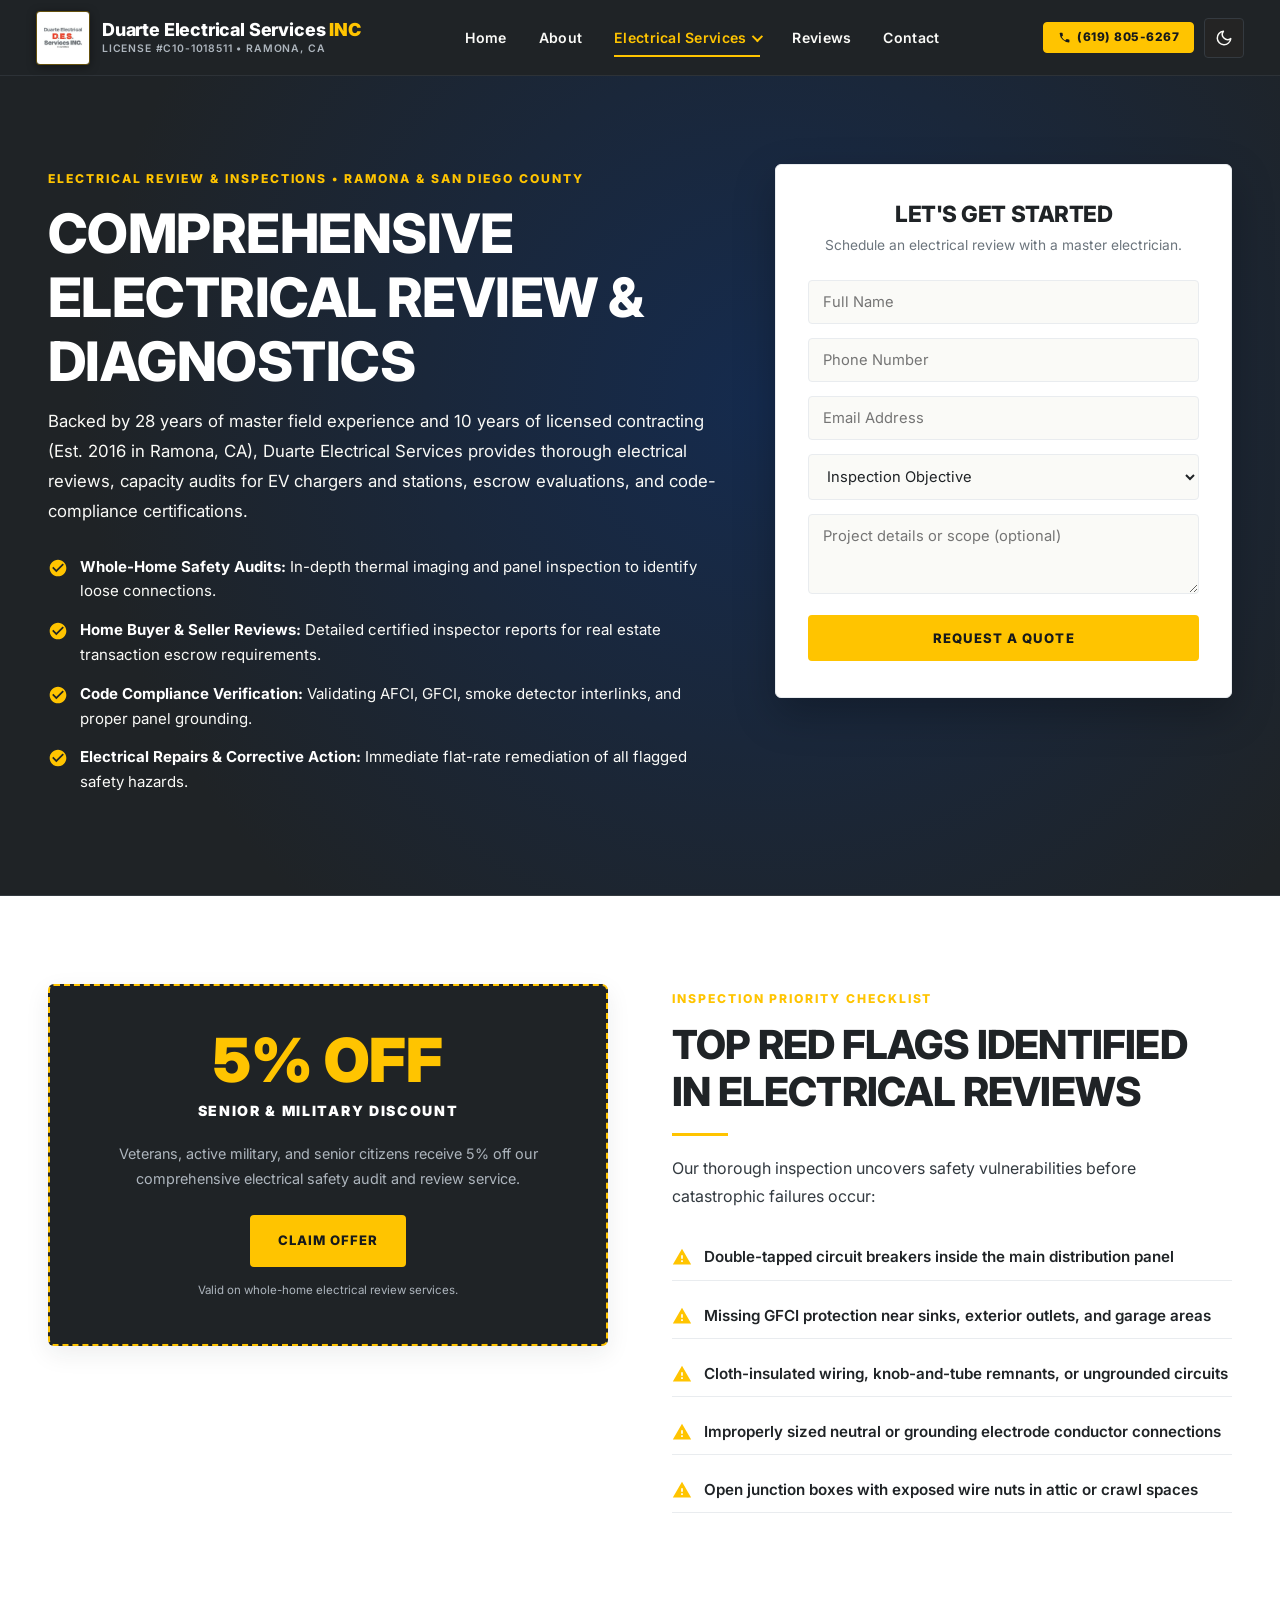
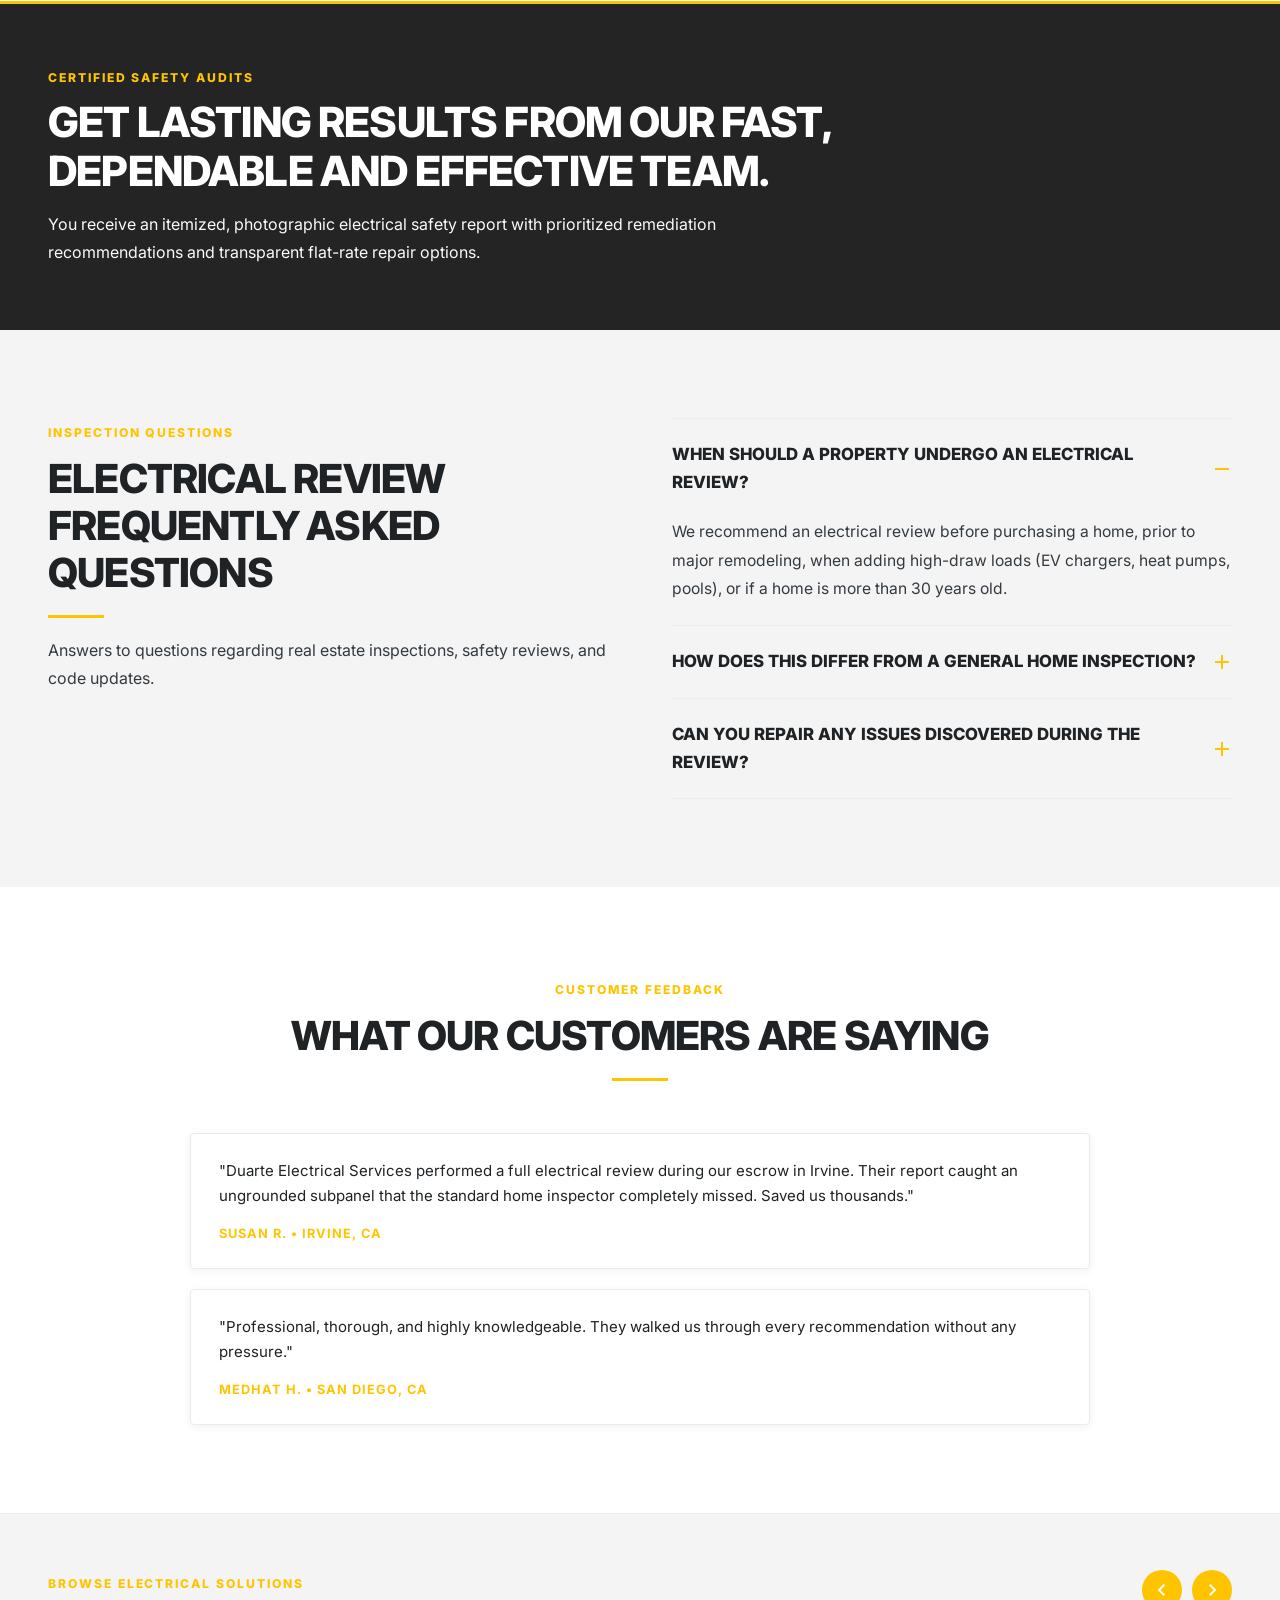
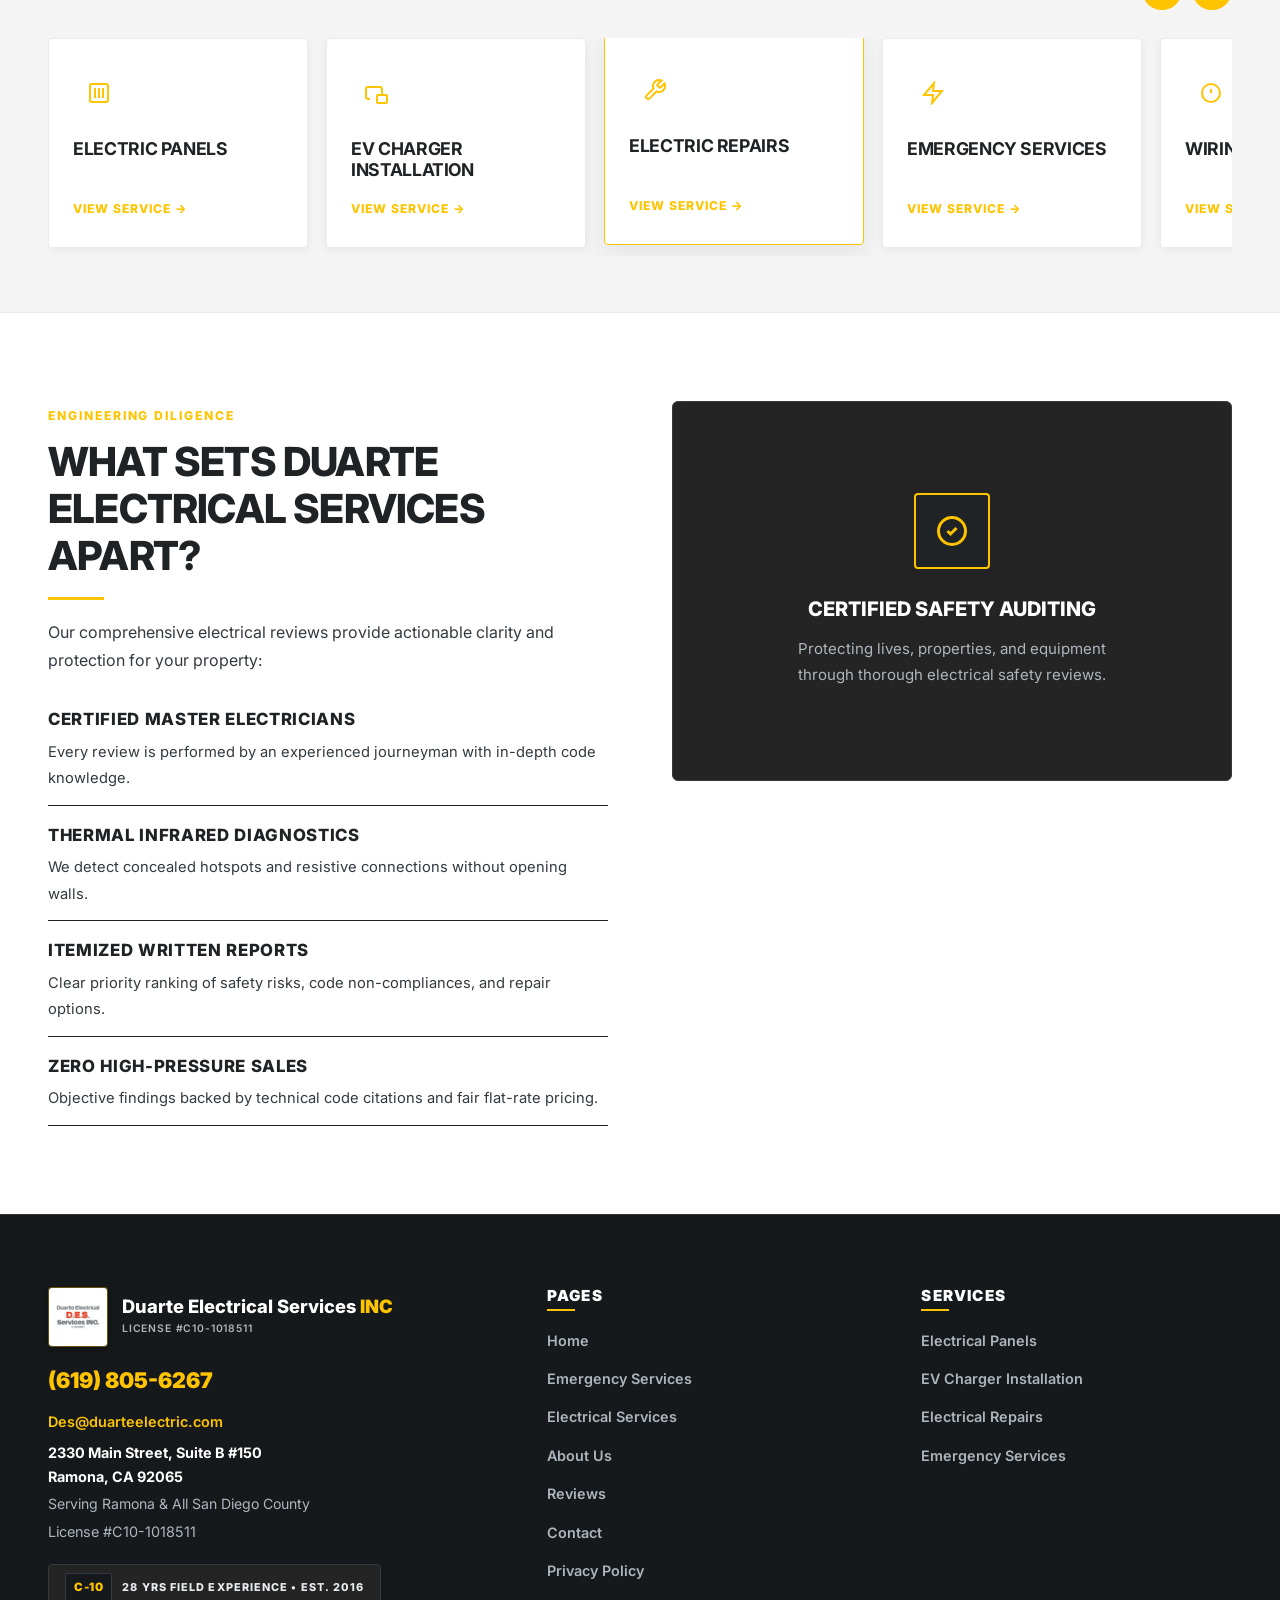
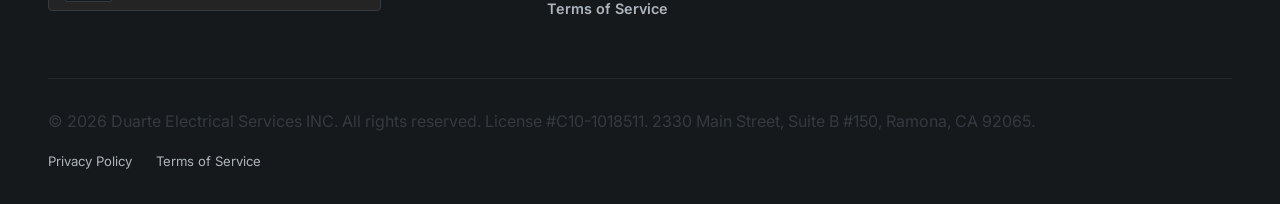
<file: electrical-review.html>
<!DOCTYPE html>
<html lang="en">
<head>
  <meta charset="UTF-8">
  <meta name="viewport" content="width=device-width, initial-scale=1.0">
  <title>Electrical Review &amp; Safety Inspection | Duarte Electrical Services INC</title>
  <meta name="description" content="Comprehensive electrical safety inspections, wiring reviews, and code compliance assessments in San Diego County, CA by certified master electricians.">
  <link rel="icon" type="image/svg+xml" href="favicon.svg">
  <link rel="preconnect" href="https://fonts.googleapis.com">
  <link rel="preconnect" href="https://fonts.gstatic.com" crossorigin>
  <link href="https://fonts.googleapis.com/css2?family=Inter:wght@400;500;600;700;800;900&display=swap" rel="stylesheet">
    <link rel="stylesheet" href="css/style.css">
  <script>
    (function () {
      try {
        if (localStorage.getItem('theme') === 'dark') {
          document.documentElement.classList.add('dark-mode');
        }
        if (window.location.protocol !== 'file:') {
          var path = window.location.pathname;
          var page = path.split('/').pop() || 'index.html';
          window.__DUARTE_INITIAL_PAGE__ = page;
          var cleanBase = path.replace(/[^/]*$/, '') || '/';
          window.__DUARTE_BASE_PATH__ = cleanBase;
          if (path !== cleanBase) {
            window.history.replaceState({ page: page }, '', cleanBase);
          }
        }
      } catch (e) {}
    })();
  </script>
</head>
<body>

  <!-- TOP NAVBAR -->
  <header class="navbar">
    <div class="container">
      <a href="index.html" class="brand-logo" aria-label="Duarte Electrical Services INC">
        <img src="images/logo.jpg" alt="Duarte Electrical Services INC Logo" class="brand-logo-img">
        <div class="logo-text">
          <span class="logo-name">Duarte Electrical Services <span class="logo-inc">INC</span></span>
          <span class="logo-sub">License #C10-1018511 &bull; Ramona, CA</span>
        </div>
      </a>

      <nav class="nav-menu">
        <a href="index.html" class="nav-link">Home</a>
        <a href="about.html" class="nav-link">About</a>
        <div class="nav-item-dropdown">
          <a href="electrical-panels.html" class="nav-link dropdown-trigger active">
            Electrical Services <span class="dropdown-caret"></span>
          </a>
          <div class="dropdown-menu">
            <a href="electrical-panels.html" class="dropdown-item">Electrical Panels</a>
            <a href="ev-charger.html" class="dropdown-item">EV Charger Installation</a>
            <a href="electrical-repairs.html" class="dropdown-item">Electrical Repairs</a>
            <a href="emergency-services.html" class="dropdown-item">Emergency Services</a>
          </div>
        </div>
        <a href="reviews.html" class="nav-link">Reviews</a>
        <a href="contact.html" class="nav-link">Contact</a>
      </nav>

            <div class="nav-right-actions">
        <a href="tel:6198056267" class="nav-cta-btn">
          <svg width="13" height="13" viewBox="0 0 24 24" fill="currentColor">
            <path d="M6.62 10.79a15.05 15.05 0 006.59 6.59l2.2-2.2a1 1 0 011.02-.24 11.72 11.72 0 003.68.59 1 1 0 011 1v3.5a1 1 0 01-1 1A17.93 17.93 0 013 4a1 1 0 011-1h3.5a1 1 0 011 1 11.72 11.72 0 00.59 3.68 1 1 0 01-.24 1.02l-2.23 2.09z"/>
          </svg>
          <span> (619) 805-6267</span>
        </a>

        <!-- Theme Toggle Button -->
        <button class="theme-toggle-btn" aria-label="Toggle light or dark theme" title="Toggle theme">
          <svg class="icon-moon" width="18" height="18" viewBox="0 0 24 24" fill="none" stroke="currentColor" stroke-width="2" stroke-linecap="round" stroke-linejoin="round">
            <path d="M21 12.79A9 9 0 1 1 11.21 3 7 7 0 0 0 21 12.79z"></path>
          </svg>
          <svg class="icon-sun" width="18" height="18" viewBox="0 0 24 24" fill="none" stroke="currentColor" stroke-width="2" stroke-linecap="round" stroke-linejoin="round">
            <circle cx="12" cy="12" r="5"></circle>
            <line x1="12" y1="1" x2="12" y2="3"></line>
            <line x1="12" y1="21" x2="12" y2="23"></line>
            <line x1="4.22" y1="4.22" x2="5.64" y2="5.64"></line>
            <line x1="18.36" y1="18.36" x2="19.78" y2="19.78"></line>
            <line x1="1" y1="12" x2="3" y2="12"></line>
            <line x1="21" y1="12" x2="23" y2="12"></line>
            <line x1="4.22" y1="19.78" x2="5.64" y2="18.36"></line>
            <line x1="18.36" y1="5.64" x2="19.78" y2="4.22"></line>
          </svg>
        </button>

        <button class="hamburger" aria-label="Toggle navigation menu">
          <span></span>
          <span></span>
          <span></span>
        </button>
      </div>
    </div>
  </header>

  <!-- MOBILE NAVIGATION -->
  <div class="mobile-nav">
    <a href="index.html">Home</a>
    <a href="about.html">About</a>
    <button class="mobile-dropdown-toggle">
      <span>Electrical Services</span>
      <span class="dropdown-caret"></span>
    </button>
    <div class="mobile-sub-menu">
      <a href="electrical-panels.html">Electrical Panels</a>
      <a href="ev-charger.html">EV Charger Installation</a>
      <a href="electrical-repairs.html">Electrical Repairs</a>
      <a href="emergency-services.html">Emergency Services</a>
    </div>
    <a href="reviews.html">Reviews</a>
    <a href="contact.html">Contact</a>
    <div class="mobile-theme-row">
      <span>Theme Mode</span>
      <button class="theme-toggle-btn" aria-label="Toggle light or dark theme" title="Toggle theme">
        <svg class="icon-moon" width="18" height="18" viewBox="0 0 24 24" fill="none" stroke="currentColor" stroke-width="2" stroke-linecap="round" stroke-linejoin="round">
          <path d="M21 12.79A9 9 0 1 1 11.21 3 7 7 0 0 0 21 12.79z"></path>
        </svg>
        <svg class="icon-sun" width="18" height="18" viewBox="0 0 24 24" fill="none" stroke="currentColor" stroke-width="2" stroke-linecap="round" stroke-linejoin="round">
          <circle cx="12" cy="12" r="5"></circle>
          <line x1="12" y1="1" x2="12" y2="3"></line>
          <line x1="12" y1="21" x2="12" y2="23"></line>
          <line x1="4.22" y1="4.22" x2="5.64" y2="5.64"></line>
          <line x1="18.36" y1="18.36" x2="19.78" y2="19.78"></line>
          <line x1="1" y1="12" x2="3" y2="12"></line>
          <line x1="21" y1="12" x2="23" y2="12"></line>
          <line x1="4.22" y1="19.78" x2="5.64" y2="18.36"></line>
          <line x1="18.36" y1="5.64" x2="19.78" y2="4.22"></line>
        </svg>
      </button>
    </div>
    <a href="tel:6198056267" class="nav-cta-btn">
      Emergency Call (619) 805-6267
    </a>
  </div>

  <main class="site-wrapper">

    <!-- HERO SECTION -->
    <section class="hero-service-split">
      <div class="container">
        <div class="hero-service-grid">
          <div class="hero-service-content">
            <span class="section-label section-label-gold">Electrical Review &amp; Inspections &bull; Ramona &amp; San Diego County</span>
            <h1>Comprehensive Electrical Review &amp; Diagnostics</h1>
            <p class="hero-service-lead">Backed by 28 years of master field experience and 10 years of licensed contracting (Est. 2016 in Ramona, CA), Duarte Electrical Services provides thorough electrical reviews, capacity audits for EV chargers and stations, escrow evaluations, and code-compliance certifications.</p>

            <div class="hero-bullet-list">
              <div class="hero-bullet-item">
                <svg width="20" height="20" viewBox="0 0 24 24" fill="currentColor"><path d="M12 2C6.48 2 2 6.48 2 12s4.48 10 10 10 10-4.48 10-10S17.52 2 12 2zm-2 15l-5-5 1.41-1.41L10 14.17l7.59-7.59L19 8l-9 9z"/></svg>
                <div><strong>Whole-Home Safety Audits:</strong> In-depth thermal imaging and panel inspection to identify loose connections.</div>
              </div>
              <div class="hero-bullet-item">
                <svg width="20" height="20" viewBox="0 0 24 24" fill="currentColor"><path d="M12 2C6.48 2 2 6.48 2 12s4.48 10 10 10 10-4.48 10-10S17.52 2 12 2zm-2 15l-5-5 1.41-1.41L10 14.17l7.59-7.59L19 8l-9 9z"/></svg>
                <div><strong>Home Buyer &amp; Seller Reviews:</strong> Detailed certified inspector reports for real estate transaction escrow requirements.</div>
              </div>
              <div class="hero-bullet-item">
                <svg width="20" height="20" viewBox="0 0 24 24" fill="currentColor"><path d="M12 2C6.48 2 2 6.48 2 12s4.48 10 10 10 10-4.48 10-10S17.52 2 12 2zm-2 15l-5-5 1.41-1.41L10 14.17l7.59-7.59L19 8l-9 9z"/></svg>
                <div><strong>Code Compliance Verification:</strong> Validating AFCI, GFCI, smoke detector interlinks, and proper panel grounding.</div>
              </div>
              <div class="hero-bullet-item">
                <svg width="20" height="20" viewBox="0 0 24 24" fill="currentColor"><path d="M12 2C6.48 2 2 6.48 2 12s4.48 10 10 10 10-4.48 10-10S17.52 2 12 2zm-2 15l-5-5 1.41-1.41L10 14.17l7.59-7.59L19 8l-9 9z"/></svg>
                <div><strong>Electrical Repairs &amp; Corrective Action:</strong> Immediate flat-rate remediation of all flagged safety hazards.</div>
              </div>
            </div>
          </div>

          <!-- LEAD GEN CARD -->
          <div class="lead-gen-card">
            <h3>Let's Get Started</h3>
            <p class="card-caption">Schedule an electrical review with a master electrician.</p>

            <form onsubmit="return false;" class="lead-gen-form">
              <input type="hidden" name="subject" value="Electrical Review Request - Duarte Electrical Services">
              <div class="form-group-field">
                <input type="text" name="name" placeholder="Full Name" required>
              </div>
              <div class="form-group-field">
                <input type="tel" name="phone" placeholder="Phone Number" required>
              </div>
              <div class="form-group-field">
                <input type="email" name="email" placeholder="Email Address" required>
              </div>
              <div class="form-group-field">
                <select name="service" required>
                  <option value="" disabled selected>Inspection Objective</option>
                  <option>Real Estate Escrow Review</option>
                  <option>Insurance Safety Certification</option>
                  <option>Aging Home Wiring Assessment</option>
                  <option>Solar or EV Capacity Audit</option>
                </select>
              </div>
              <div class="form-group-field">
                <textarea name="message" placeholder="Project details or scope (optional)" rows="3"></textarea>
              </div>
              <button disabled type="submit" class="btn btn-blue" style="width: 100%;">Request a Quote</button>
            <noscript>Please email Martin@duarteelectric.com or call (619) 805-6267 to submit your inquiry.</noscript>
            </form>
          </div>
        </div>
      </div>
    </section>

    <!-- COUPON & WARNING SIGNS SECTION -->
    <section class="section">
      <div class="container">
        <div class="two-col-grid align-start">
          <div class="coupon-voucher-card">
            <div class="coupon-discount-val">5% OFF</div>
            <div class="coupon-discount-label">Senior &amp; Military Discount</div>
            <p>Veterans, active military, and senior citizens receive 5% off our comprehensive electrical safety audit and review service.</p>
            <a href="contact.html" class="btn btn-gold">Claim Offer</a>
            <span class="coupon-terms">Valid on whole-home electrical review services.</span>
          </div>

          <div>
            <span class="section-label">Inspection Priority Checklist</span>
            <h2>Top Red Flags Identified in Electrical Reviews</h2>
            <div class="divider-blue"></div>
            <p>Our thorough inspection uncovers safety vulnerabilities before catastrophic failures occur:</p>

            <div class="warning-signs-list">
              <div class="warning-sign-row">
                <svg width="20" height="20" viewBox="0 0 24 24" fill="currentColor"><path d="M1 21h22L12 2 1 21zm12-3h-2v-2h2v2zm0-4h-2v-4h2v4z"/></svg>
                <span>Double-tapped circuit breakers inside the main distribution panel</span>
              </div>
              <div class="warning-sign-row">
                <svg width="20" height="20" viewBox="0 0 24 24" fill="currentColor"><path d="M1 21h22L12 2 1 21zm12-3h-2v-2h2v2zm0-4h-2v-4h2v4z"/></svg>
                <span>Missing GFCI protection near sinks, exterior outlets, and garage areas</span>
              </div>
              <div class="warning-sign-row">
                <svg width="20" height="20" viewBox="0 0 24 24" fill="currentColor"><path d="M1 21h22L12 2 1 21zm12-3h-2v-2h2v2zm0-4h-2v-4h2v4z"/></svg>
                <span>Cloth-insulated wiring, knob-and-tube remnants, or ungrounded circuits</span>
              </div>
              <div class="warning-sign-row">
                <svg width="20" height="20" viewBox="0 0 24 24" fill="currentColor"><path d="M1 21h22L12 2 1 21zm12-3h-2v-2h2v2zm0-4h-2v-4h2v4z"/></svg>
                <span>Improperly sized neutral or grounding electrode conductor connections</span>
              </div>
              <div class="warning-sign-row">
                <svg width="20" height="20" viewBox="0 0 24 24" fill="currentColor"><path d="M1 21h22L12 2 1 21zm12-3h-2v-2h2v2zm0-4h-2v-4h2v4z"/></svg>
                <span>Open junction boxes with exposed wire nuts in attic or crawl spaces</span>
              </div>
            </div>
          </div>
        </div>
      </div>
    </section>

    <!-- BLUE BANNER -->
    <section class="lasting-results-banner">
      <div class="container">
        <span class="sub-tag">Certified Safety Audits</span>
        <h2>Get Lasting Results From Our Fast, Dependable and Effective Team.</h2>
        <p>You receive an itemized, photographic electrical safety report with prioritized remediation recommendations and transparent flat-rate repair options.</p>
      </div>
    </section>

    <!-- ACCORDION SECTION -->
    <section class="section section-ice">
      <div class="container">
        <div class="two-col-grid align-start">
          <div>
            <span class="section-label">Inspection Questions</span>
            <h2>Electrical Review Frequently Asked Questions</h2>
            <div class="divider-blue"></div>
            <p>Answers to questions regarding real estate inspections, safety reviews, and code updates.</p>
          </div>

          <div class="accordion-wrapper">
            <div class="accordion-item open">
              <div class="accordion-header">
                <span>When should a property undergo an electrical review?</span>
                <div class="accordion-indicator"></div>
              </div>
              <div class="accordion-content">
                <div class="accordion-content-inner">
                  We recommend an electrical review before purchasing a home, prior to major remodeling, when adding high-draw loads (EV chargers, heat pumps, pools), or if a home is more than 30 years old.
                </div>
              </div>
            </div>

            <div class="accordion-item">
              <div class="accordion-header">
                <span>How does this differ from a general home inspection?</span>
                <div class="accordion-indicator"></div>
              </div>
              <div class="accordion-content">
                <div class="accordion-content-inner">
                  General home inspectors only check basic outlet operation. Our licensed master electricians open panels, test breaker calibration, inspect grounding rods, check wire gauges, and perform voltage drop load tests.
                </div>
              </div>
            </div>

            <div class="accordion-item">
              <div class="accordion-header">
                <span>Can you repair any issues discovered during the review?</span>
                <div class="accordion-indicator"></div>
              </div>
              <div class="accordion-content">
                <div class="accordion-content-inner">
                  Yes. Our service vans carry common breakers, GFCI receptacles, and wiring components so urgent safety issues can often be corrected immediately.
                </div>
              </div>
            </div>
          </div>
        </div>
      </div>
    </section>

    <!-- REVIEWS SECTION -->
    <section class="section">
      <div class="container">
        <div class="section-header centered">
          <span class="section-label">Customer Feedback</span>
          <h2>What Our Customers Are Saying</h2>
          <div class="divider-blue centered"></div>
        </div>

        <div class="container-narrow" style="margin: 0 auto; display: flex; flex-direction: column; gap: 20px;">
          <div class="emergency-quote-box">
            <p>"Duarte Electrical Services performed a full electrical review during our escrow in Irvine. Their report caught an ungrounded subpanel that the standard home inspector completely missed. Saved us thousands."</p>
            <span class="author">Susan R. &bull; Irvine, CA</span>
          </div>

          <div class="emergency-quote-box">
            <p>"Professional, thorough, and highly knowledgeable. They walked us through every recommendation without any pressure."</p>
            <span class="author">Medhat H. &bull; San Diego, CA</span>
          </div>
        </div>
      </div>
    </section>

    <!-- HORIZONTAL SERVICES STRIP -->
    <section class="services-strip-component">
      <div class="container">
        <div class="strip-header-row">
          <span class="section-label">Browse Electrical Solutions</span>
          <div class="strip-nav-arrows">
            <button class="strip-arrow-btn" id="stripPrev" aria-label="Previous service">
              <svg width="18" height="18" viewBox="0 0 24 24" fill="none" stroke="currentColor" stroke-width="2.5"><path d="M15 19l-7-7 7-7"/></svg>
            </button>
            <button class="strip-arrow-btn" id="stripNext" aria-label="Next service">
              <svg width="18" height="18" viewBox="0 0 24 24" fill="none" stroke="currentColor" stroke-width="2.5"><path d="M9 5l7 7-7 7"/></svg>
            </button>
          </div>
        </div>

        <div class="service-cards-track" id="servicesTrack">
          <a href="electrical-panels.html" class="service-strip-card">
            <div>
              <div class="strip-card-icon">
                <svg width="24" height="24" viewBox="0 0 24 24" fill="none" stroke="currentColor" stroke-width="2"><rect x="3" y="3" width="18" height="18" rx="2"/><line x1="8" y1="7" x2="8" y2="17"/><line x1="12" y1="7" x2="12" y2="17"/><line x1="16" y1="7" x2="16" y2="17"/></svg>
              </div>
              <h4>Electric Panels</h4>
            </div>
            <span class="strip-action-link">View Service &rarr;</span>
          </a>

          <a href="ev-charger.html" class="service-strip-card">
            <div>
              <div class="strip-card-icon">
                <svg width="24" height="24" viewBox="0 0 24 24" fill="none" stroke="currentColor" stroke-width="2"><path d="M5 18H3a2 2 0 01-2-2V8a2 2 0 012-2h12a2 2 0 012 2v2"/><rect x="12" y="14" width="10" height="8" rx="1"/><line x1="17" y1="14" x2="17" y2="10"/></svg>
              </div>
              <h4>EV Charger Installation</h4>
            </div>
            <span class="strip-action-link">View Service &rarr;</span>
          </a>

          <a href="electrical-repairs.html" class="service-strip-card active">
            <div>
              <div class="strip-card-icon">
                <svg width="24" height="24" viewBox="0 0 24 24" fill="none" stroke="currentColor" stroke-width="2"><path d="M14.7 6.3a1 1 0 000 1.4l1.6 1.6a1 1 0 001.4 0l3.77-3.77a6 6 0 01-7.94 7.94l-6.91 6.91a2.12 2.12 0 01-3-3l6.91-6.91a6 6 0 017.94-7.94l-3.76 3.76z"/></svg>
              </div>
              <h4>Electric Repairs</h4>
            </div>
            <span class="strip-action-link">View Service &rarr;</span>
          </a>

          <a href="emergency-services.html" class="service-strip-card">
            <div>
              <div class="strip-card-icon">
                <svg width="24" height="24" viewBox="0 0 24 24" fill="none" stroke="currentColor" stroke-width="2"><path d="M13 2L3 14h9l-1 8 10-12h-9l1-8z"/></svg>
              </div>
              <h4>Emergency Services</h4>
            </div>
            <span class="strip-action-link">View Service &rarr;</span>
          </a>

          <a href="contact.html" class="service-strip-card">
            <div>
              <div class="strip-card-icon">
                <svg width="24" height="24" viewBox="0 0 24 24" fill="none" stroke="currentColor" stroke-width="2"><circle cx="12" cy="12" r="9"/><line x1="12" y1="8" x2="12" y2="12"/><line x1="12" y1="16" x2="12.01" y2="16"/></svg>
              </div>
              <h4>Wiring &amp; Rewiring</h4>
            </div>
            <span class="strip-action-link">View Service &rarr;</span>
          </a>
        </div>
      </div>
    </section>

    <!-- WHAT SETS US APART -->
    <section class="section">
      <div class="container">
        <div class="two-col-grid align-start">
          <div>
            <span class="section-label">Engineering Diligence</span>
            <h2>What Sets Duarte Electrical Services Apart?</h2>
            <div class="divider-blue"></div>
            <p>Our comprehensive electrical reviews provide actionable clarity and protection for your property:</p>

            <div class="apart-list-stack">
              <div class="apart-feature-bar">
                <strong>Certified Master Electricians</strong>
                <span>Every review is performed by an experienced journeyman with in-depth code knowledge.</span>
              </div>
              <div class="apart-feature-bar">
                <strong>Thermal Infrared Diagnostics</strong>
                <span>We detect concealed hotspots and resistive connections without opening walls.</span>
              </div>
              <div class="apart-feature-bar">
                <strong>Itemized Written Reports</strong>
                <span>Clear priority ranking of safety risks, code non-compliances, and repair options.</span>
              </div>
              <div class="apart-feature-bar">
                <strong>Zero High-Pressure Sales</strong>
                <span>Objective findings backed by technical code citations and fair flat-rate pricing.</span>
              </div>
            </div>
          </div>

          <div class="visual-showcase-box" style="background-color: var(--navy-surface); color: var(--white); border-color: var(--navy-border);">
            <div class="showcase-icon-wrap" style="background-color: var(--navy-deep); border-color: var(--blue-accent); color: var(--blue-accent);">
              <svg width="36" height="36" viewBox="0 0 24 24" fill="none" stroke="currentColor" stroke-width="2"><path d="M9 12l2 2 4-4m6 2a9 9 0 11-18 0 9 9 0 0118 0z"/></svg>
            </div>
            <div class="showcase-headline" style="color: var(--white);">Certified Safety Auditing</div>
            <p class="showcase-desc" style="color: var(--text-muted-dk);">Protecting lives, properties, and equipment through thorough electrical safety reviews.</p>
          </div>
        </div>
      </div>
    </section>

  </main>

  <!-- FOOTER -->
  <footer class="site-footer">
    <div class="container">
      <div class="footer-top-grid">
        <div class="footer-brand">
          <div class="footer-brand-header">
            <img src="images/logo.jpg" alt="Duarte Electrical Services INC" class="footer-logo-img">
            <div class="footer-brand-text">
              <span class="footer-brand-name">Duarte Electrical Services <span class="logo-inc">INC</span></span>
              <span class="footer-brand-sub">License #C10-1018511</span>
            </div>
          </div>
          <a href="tel:6198056267" class="footer-phone-link">(619) 805-6267</a>
          <p><a href="mailto:Des@duarteelectric.com" style="color: var(--gold); font-weight: 600;">Des@duarteelectric.com</a></p>
          <p style="margin-top: 6px; font-weight: 700; color: #FFFFFF;">2330 Main Street, Suite B #150<br>Ramona, CA 92065</p>
          <p style="margin-top: 2px; font-size: 0.88rem;">Serving Ramona &amp; All San Diego County</p>
          <p style="margin-top: 4px;">License #C10-1018511</p>

          <div class="bbb-badge-box">
            <span class="bbb-symbol">C-10</span>
            <span class="bbb-text">28 Yrs Field Experience &bull; Est. 2016</span>
          </div>
        </div>

        <div class="footer-col">
          <h4>Pages</h4>
          <ul class="footer-nav-list">
            <li><a href="index.html">Home</a></li>
            <li><a href="emergency-services.html">Emergency Services</a></li>
            <li><a href="electrical-panels.html">Electrical Services</a></li>
            <li><a href="about.html">About Us</a></li>
            <li><a href="reviews.html">Reviews</a></li>
            <li><a href="contact.html">Contact</a></li>
            <li><a href="privacy-policy.html">Privacy Policy</a></li>
            <li><a href="terms-of-service.html">Terms of Service</a></li>
          </ul>
        </div>

        <div class="footer-col">
          <h4>Services</h4>
          <ul class="footer-nav-list">
            <li><a href="electrical-panels.html">Electrical Panels</a></li>
            <li><a href="ev-charger.html">EV Charger Installation</a></li>
            <li><a href="electrical-repairs.html">Electrical Repairs</a></li>
            <li><a href="emergency-services.html">Emergency Services</a></li>
          </ul>
        </div>
      </div>

      <div class="footer-bottom-bar">
        <p>&copy; 2026 Duarte Electrical Services INC. All rights reserved. License #C10-1018511. 2330 Main Street, Suite B #150, Ramona, CA 92065.</p>
        <div class="footer-bottom-links">
          <a href="privacy-policy.html">Privacy Policy</a>
          <a href="terms-of-service.html">Terms of Service</a>
        </div>
      </div>
    </div>
  </footer>

  <script src="js/form-config.js?v=martin-2"></script>
  <script src="js/main.js?v=martin-2"></script>
</body>
</html>
</file>
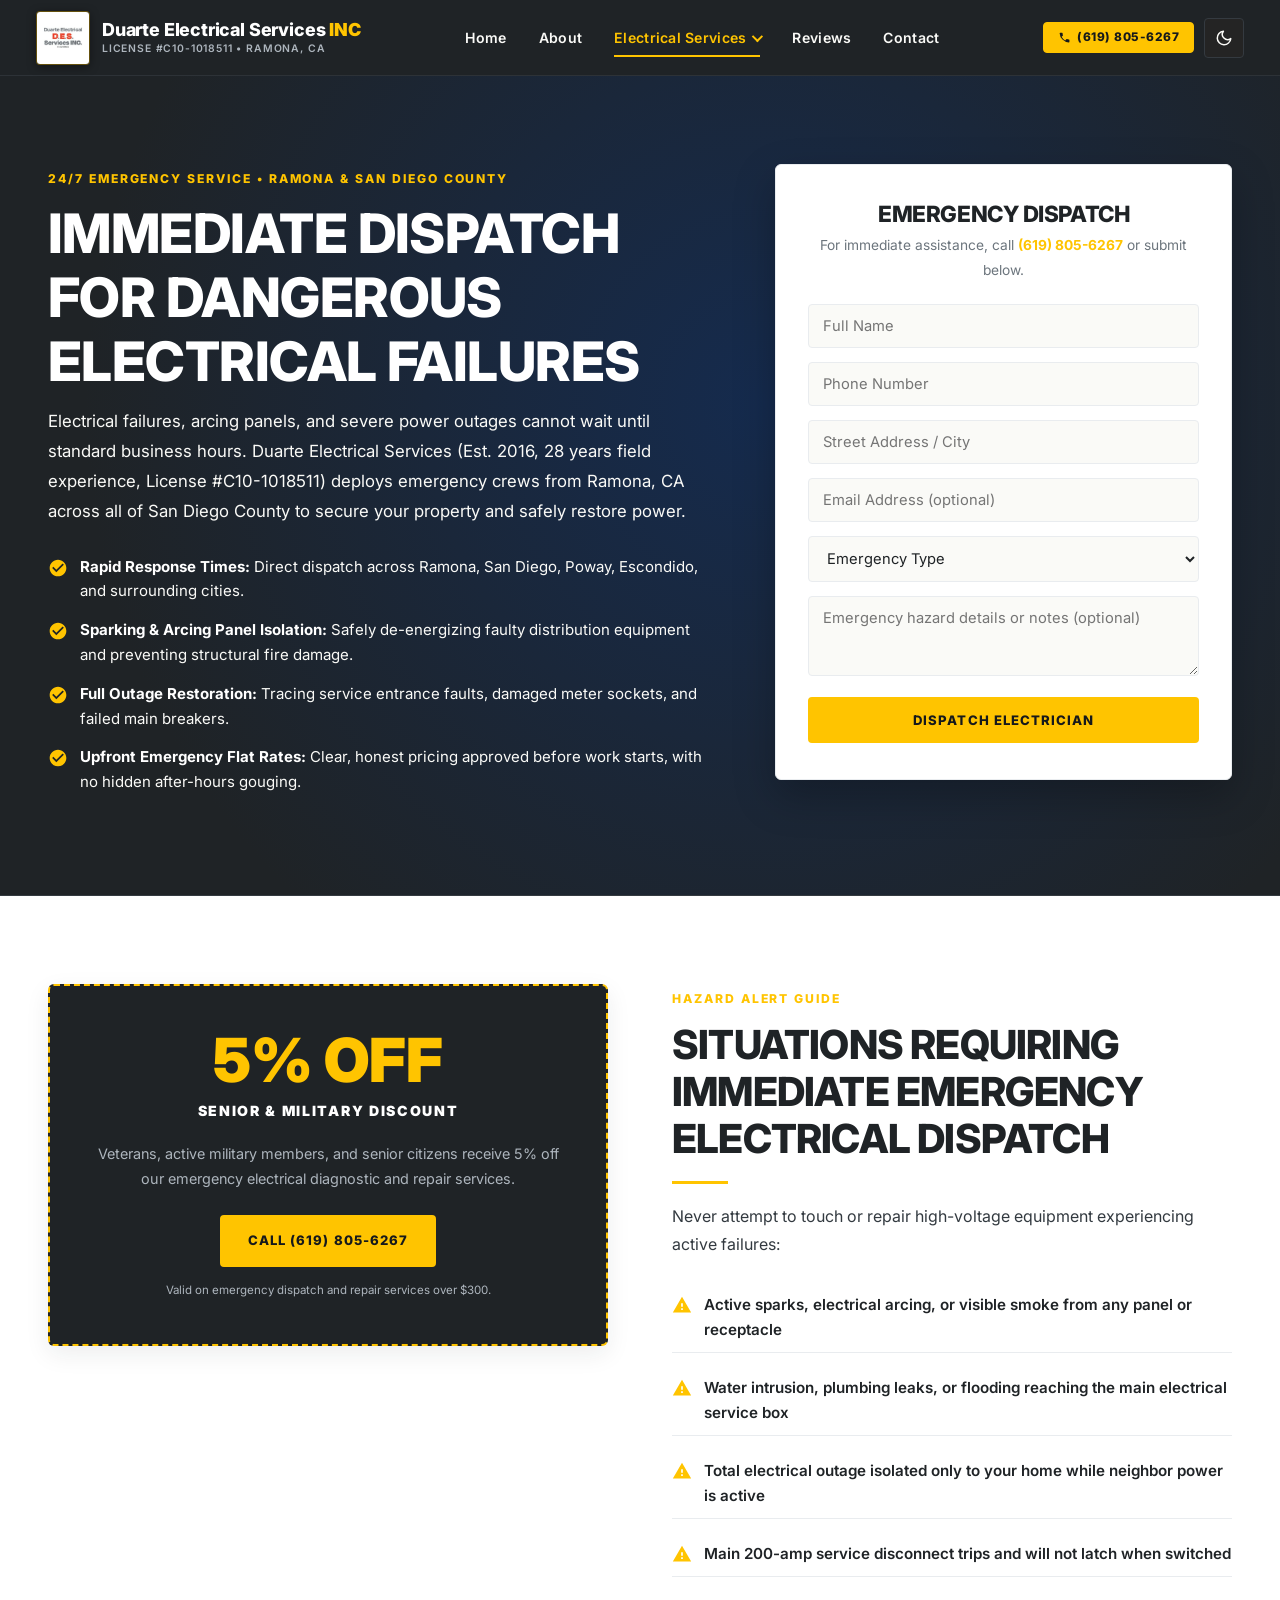
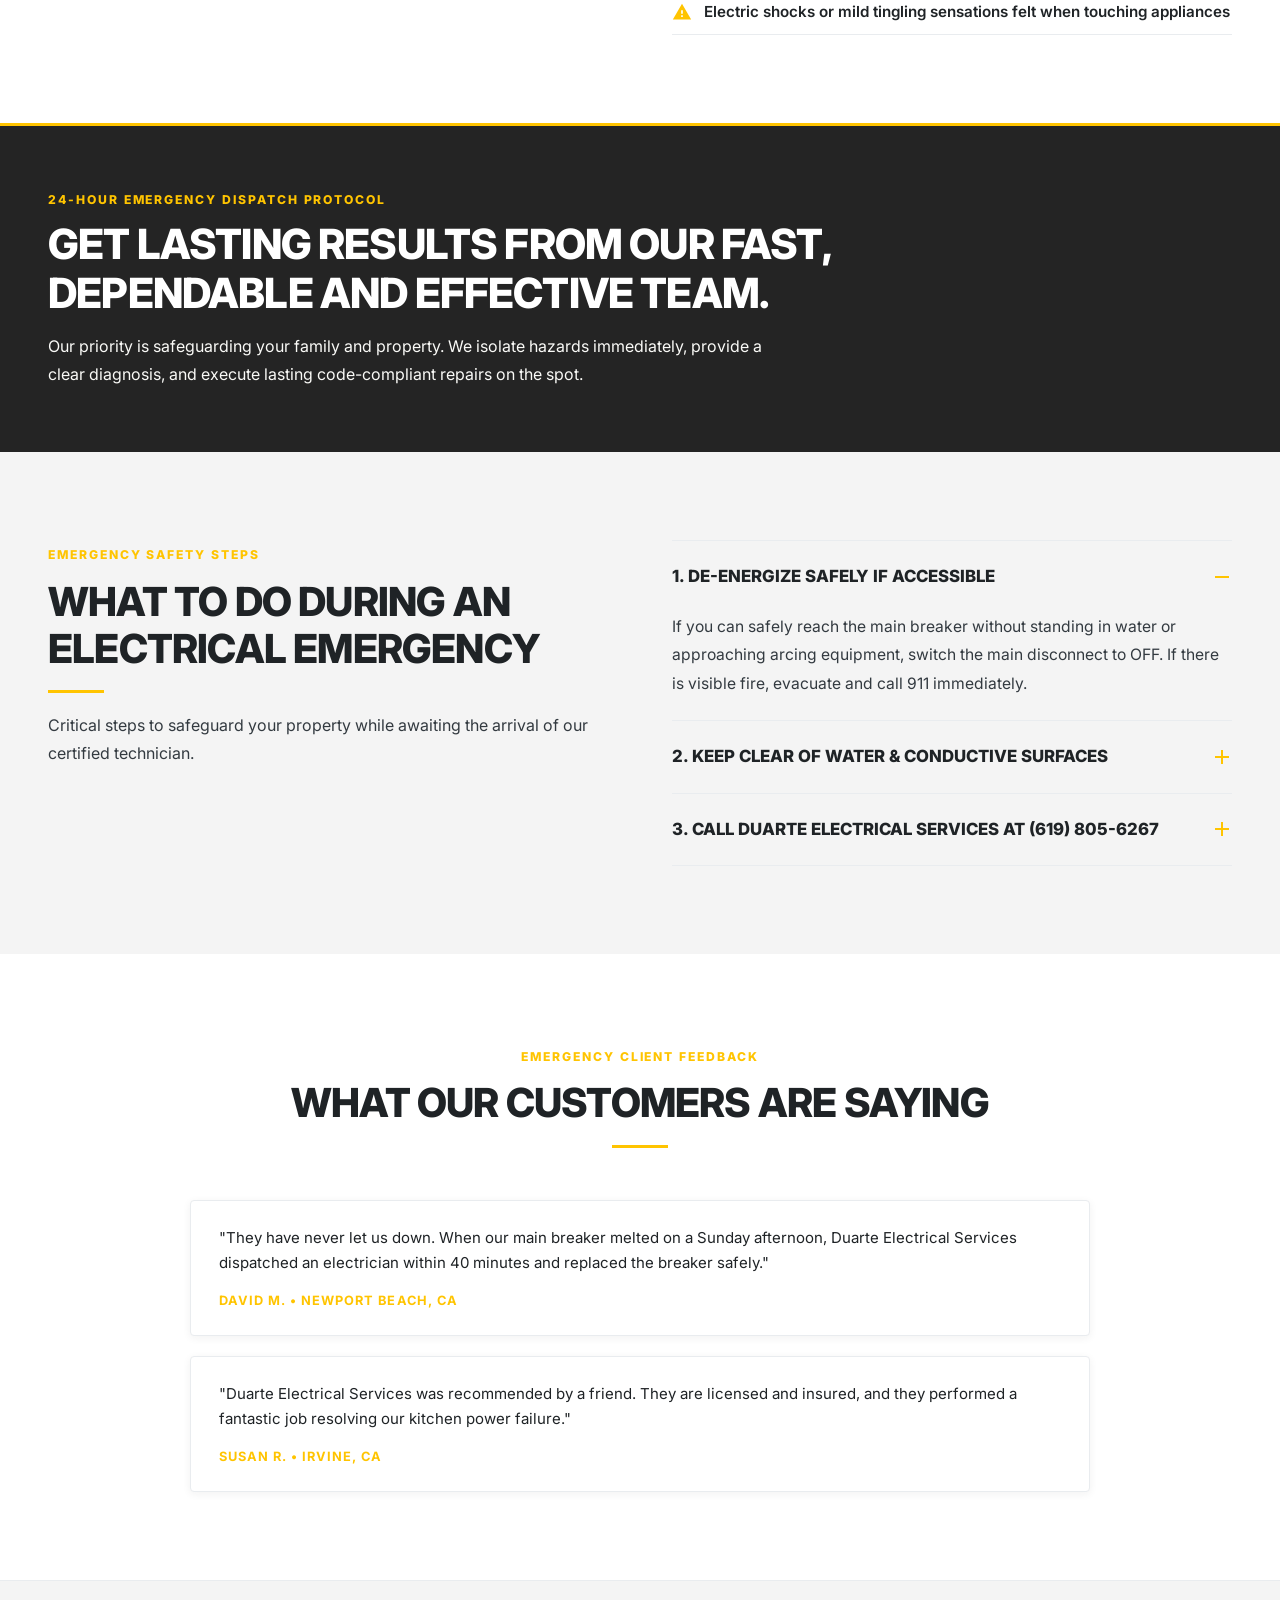
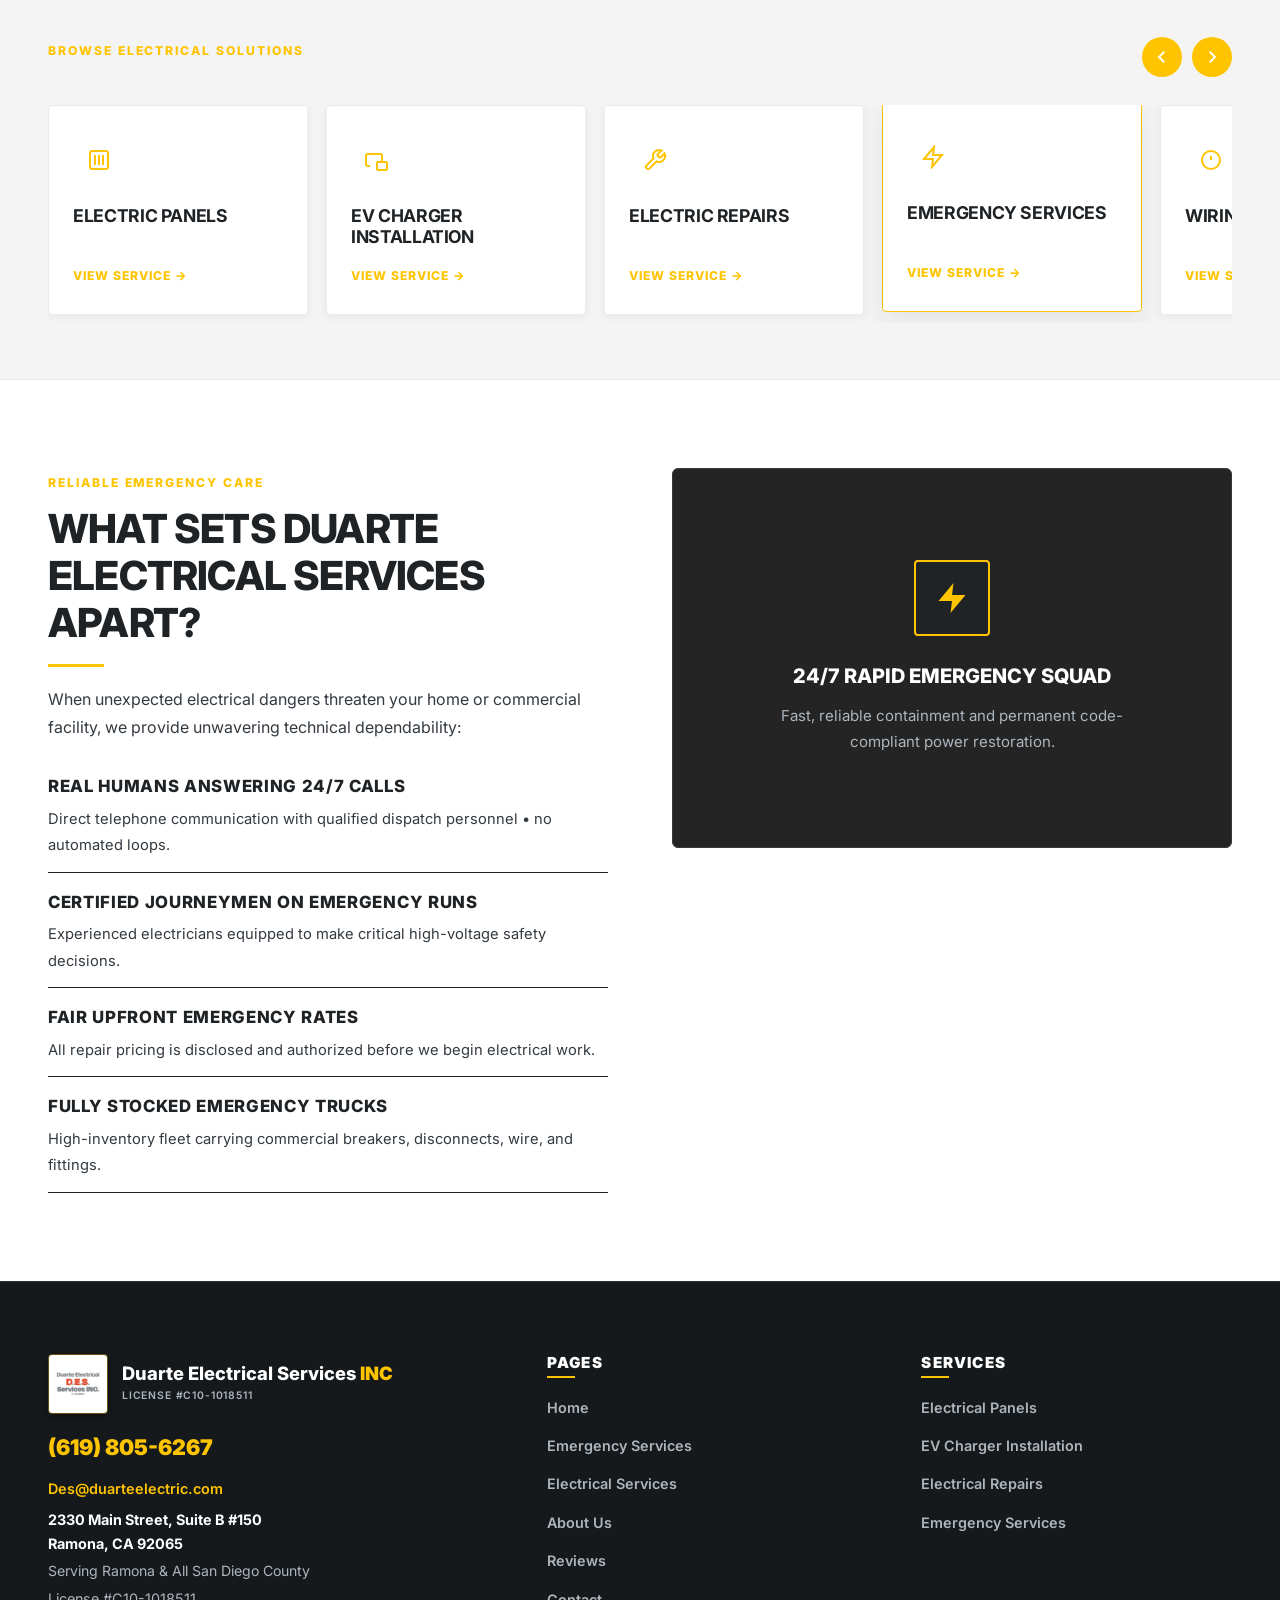
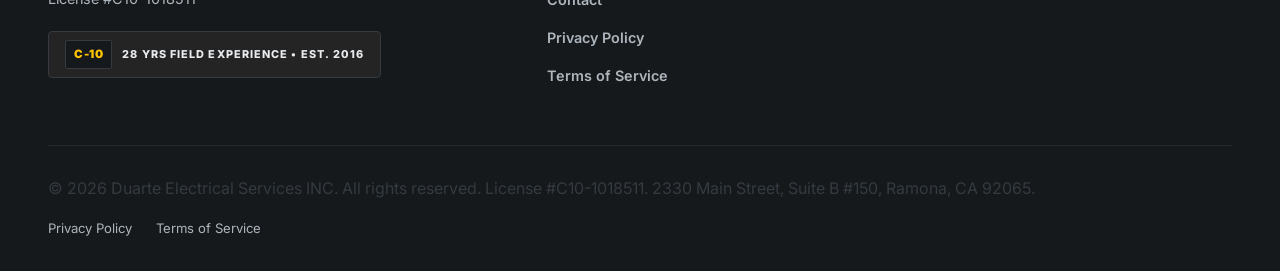
<file: emergency-services.html>
<!DOCTYPE html>
<html lang="en">
<head>
  <meta charset="UTF-8">
  <meta name="viewport" content="width=device-width, initial-scale=1.0">
  <title>24/7 Emergency Electrician Ramona & San Diego County | Duarte Electrical Services INC</title>
  <meta name="description" content="24/7 emergency electrical service in Irvine, San Diego, Newport Beach, and San Diego County, CA. Immediate dispatch for sparking panels, power outages, and hazards.">
  <link rel="icon" type="image/svg+xml" href="favicon.svg">
  <link rel="preconnect" href="https://fonts.googleapis.com">
  <link rel="preconnect" href="https://fonts.gstatic.com" crossorigin>
  <link href="https://fonts.googleapis.com/css2?family=Inter:wght@400;500;600;700;800;900&display=swap" rel="stylesheet">
    <link rel="stylesheet" href="css/style.css">
  <script>
    (function () {
      try {
        if (localStorage.getItem('theme') === 'dark') {
          document.documentElement.classList.add('dark-mode');
        }
        if (window.location.protocol !== 'file:') {
          var path = window.location.pathname;
          var page = path.split('/').pop() || 'index.html';
          window.__DUARTE_INITIAL_PAGE__ = page;
          var cleanBase = path.replace(/[^/]*$/, '') || '/';
          window.__DUARTE_BASE_PATH__ = cleanBase;
          if (path !== cleanBase) {
            window.history.replaceState({ page: page }, '', cleanBase);
          }
        }
      } catch (e) {}
    })();
  </script>
</head>
<body>

  <!-- TOP NAVBAR -->
  <header class="navbar">
    <div class="container">
      <a href="index.html" class="brand-logo" aria-label="Duarte Electrical Services INC">
        <img src="images/logo.jpg" alt="Duarte Electrical Services INC Logo" class="brand-logo-img">
        <div class="logo-text">
          <span class="logo-name">Duarte Electrical Services <span class="logo-inc">INC</span></span>
          <span class="logo-sub">License #C10-1018511 &bull; Ramona, CA</span>
        </div>
      </a>

      <nav class="nav-menu">
        <a href="index.html" class="nav-link">Home</a>
        <a href="about.html" class="nav-link">About</a>
        <div class="nav-item-dropdown">
          <a href="electrical-panels.html" class="nav-link dropdown-trigger active">
            Electrical Services <span class="dropdown-caret"></span>
          </a>
          <div class="dropdown-menu">
            <a href="electrical-panels.html" class="dropdown-item">Electrical Panels</a>
            <a href="ev-charger.html" class="dropdown-item">EV Charger Installation</a>
            <a href="electrical-repairs.html" class="dropdown-item">Electrical Repairs</a>
            <a href="emergency-services.html" class="dropdown-item">Emergency Services</a>
          </div>
        </div>
        <a href="reviews.html" class="nav-link">Reviews</a>
        <a href="contact.html" class="nav-link">Contact</a>
      </nav>

            <div class="nav-right-actions">
        <a href="tel:6198056267" class="nav-cta-btn">
          <svg width="13" height="13" viewBox="0 0 24 24" fill="currentColor">
            <path d="M6.62 10.79a15.05 15.05 0 006.59 6.59l2.2-2.2a1 1 0 011.02-.24 11.72 11.72 0 003.68.59 1 1 0 011 1v3.5a1 1 0 01-1 1A17.93 17.93 0 013 4a1 1 0 011-1h3.5a1 1 0 011 1 11.72 11.72 0 00.59 3.68 1 1 0 01-.24 1.02l-2.23 2.09z"/>
          </svg>
          <span> (619) 805-6267</span>
        </a>

        <!-- Theme Toggle Button -->
        <button class="theme-toggle-btn" aria-label="Toggle light or dark theme" title="Toggle theme">
          <svg class="icon-moon" width="18" height="18" viewBox="0 0 24 24" fill="none" stroke="currentColor" stroke-width="2" stroke-linecap="round" stroke-linejoin="round">
            <path d="M21 12.79A9 9 0 1 1 11.21 3 7 7 0 0 0 21 12.79z"></path>
          </svg>
          <svg class="icon-sun" width="18" height="18" viewBox="0 0 24 24" fill="none" stroke="currentColor" stroke-width="2" stroke-linecap="round" stroke-linejoin="round">
            <circle cx="12" cy="12" r="5"></circle>
            <line x1="12" y1="1" x2="12" y2="3"></line>
            <line x1="12" y1="21" x2="12" y2="23"></line>
            <line x1="4.22" y1="4.22" x2="5.64" y2="5.64"></line>
            <line x1="18.36" y1="18.36" x2="19.78" y2="19.78"></line>
            <line x1="1" y1="12" x2="3" y2="12"></line>
            <line x1="21" y1="12" x2="23" y2="12"></line>
            <line x1="4.22" y1="19.78" x2="5.64" y2="18.36"></line>
            <line x1="18.36" y1="5.64" x2="19.78" y2="4.22"></line>
          </svg>
        </button>

        <button class="hamburger" aria-label="Toggle navigation menu">
          <span></span>
          <span></span>
          <span></span>
        </button>
      </div>
    </div>
  </header>

  <!-- MOBILE NAVIGATION -->
  <div class="mobile-nav">
    <a href="index.html">Home</a>
    <a href="about.html">About</a>
    <button class="mobile-dropdown-toggle">
      <span>Electrical Services</span>
      <span class="dropdown-caret"></span>
    </button>
    <div class="mobile-sub-menu">
      <a href="electrical-panels.html">Electrical Panels</a>
      <a href="ev-charger.html">EV Charger Installation</a>
      <a href="electrical-repairs.html">Electrical Repairs</a>
      <a href="emergency-services.html">Emergency Services</a>
    </div>
    <a href="reviews.html">Reviews</a>
    <a href="contact.html">Contact</a>
    <div class="mobile-theme-row">
      <span>Theme Mode</span>
      <button class="theme-toggle-btn" aria-label="Toggle light or dark theme" title="Toggle theme">
        <svg class="icon-moon" width="18" height="18" viewBox="0 0 24 24" fill="none" stroke="currentColor" stroke-width="2" stroke-linecap="round" stroke-linejoin="round">
          <path d="M21 12.79A9 9 0 1 1 11.21 3 7 7 0 0 0 21 12.79z"></path>
        </svg>
        <svg class="icon-sun" width="18" height="18" viewBox="0 0 24 24" fill="none" stroke="currentColor" stroke-width="2" stroke-linecap="round" stroke-linejoin="round">
          <circle cx="12" cy="12" r="5"></circle>
          <line x1="12" y1="1" x2="12" y2="3"></line>
          <line x1="12" y1="21" x2="12" y2="23"></line>
          <line x1="4.22" y1="4.22" x2="5.64" y2="5.64"></line>
          <line x1="18.36" y1="18.36" x2="19.78" y2="19.78"></line>
          <line x1="1" y1="12" x2="3" y2="12"></line>
          <line x1="21" y1="12" x2="23" y2="12"></line>
          <line x1="4.22" y1="19.78" x2="5.64" y2="18.36"></line>
          <line x1="18.36" y1="5.64" x2="19.78" y2="4.22"></line>
        </svg>
      </button>
    </div>
    <a href="tel:6198056267" class="nav-cta-btn">
      Emergency Call (619) 805-6267
    </a>
  </div>

  <main class="site-wrapper">

    <!-- HERO SECTION (MATCHING IMAGES 3 & 4 LAYOUT) -->
    <section class="hero-service-split">
      <div class="container">
        <div class="hero-service-grid">
          <div class="hero-service-content">
            <span class="section-label section-label-gold">24/7 Emergency Service &bull; Ramona &amp; San Diego County</span>
            <h1>Immediate Dispatch for Dangerous Electrical Failures</h1>
            <p class="hero-service-lead">Electrical failures, arcing panels, and severe power outages cannot wait until standard business hours. Duarte Electrical Services (Est. 2016, 28 years field experience, License #C10-1018511) deploys emergency crews from Ramona, CA across all of San Diego County to secure your property and safely restore power.</p>

            <div class="hero-bullet-list">
              <div class="hero-bullet-item">
                <svg width="20" height="20" viewBox="0 0 24 24" fill="currentColor"><path d="M12 2C6.48 2 2 6.48 2 12s4.48 10 10 10 10-4.48 10-10S17.52 2 12 2zm-2 15l-5-5 1.41-1.41L10 14.17l7.59-7.59L19 8l-9 9z"/></svg>
                <div><strong>Rapid Response Times:</strong> Direct dispatch across Ramona, San Diego, Poway, Escondido, and surrounding cities.</div>
              </div>
              <div class="hero-bullet-item">
                <svg width="20" height="20" viewBox="0 0 24 24" fill="currentColor"><path d="M12 2C6.48 2 2 6.48 2 12s4.48 10 10 10 10-4.48 10-10S17.52 2 12 2zm-2 15l-5-5 1.41-1.41L10 14.17l7.59-7.59L19 8l-9 9z"/></svg>
                <div><strong>Sparking &amp; Arcing Panel Isolation:</strong> Safely de-energizing faulty distribution equipment and preventing structural fire damage.</div>
              </div>
              <div class="hero-bullet-item">
                <svg width="20" height="20" viewBox="0 0 24 24" fill="currentColor"><path d="M12 2C6.48 2 2 6.48 2 12s4.48 10 10 10 10-4.48 10-10S17.52 2 12 2zm-2 15l-5-5 1.41-1.41L10 14.17l7.59-7.59L19 8l-9 9z"/></svg>
                <div><strong>Full Outage Restoration:</strong> Tracing service entrance faults, damaged meter sockets, and failed main breakers.</div>
              </div>
              <div class="hero-bullet-item">
                <svg width="20" height="20" viewBox="0 0 24 24" fill="currentColor"><path d="M12 2C6.48 2 2 6.48 2 12s4.48 10 10 10 10-4.48 10-10S17.52 2 12 2zm-2 15l-5-5 1.41-1.41L10 14.17l7.59-7.59L19 8l-9 9z"/></svg>
                <div><strong>Upfront Emergency Flat Rates:</strong> Clear, honest pricing approved before work starts, with no hidden after-hours gouging.</div>
              </div>
            </div>
          </div>

          <!-- LEAD GEN CARD -->
          <div class="lead-gen-card">
            <h3>Emergency Dispatch</h3>
            <p class="card-caption">For immediate assistance, call <a href="tel:6198056267" style="color: var(--blue-accent); font-weight: 700;">(619) 805-6267</a> or submit below.</p>

            <form onsubmit="return false;" class="lead-gen-form">
              <input type="hidden" name="subject" value="URGENT Emergency Service Request - Duarte Electrical Services">
              <div class="form-group-field">
                <input type="text" name="name" placeholder="Full Name" required>
              </div>
              <div class="form-group-field">
                <input type="tel" name="phone" placeholder="Phone Number" required>
              </div>
              <div class="form-group-field">
                <input type="text" name="address" placeholder="Street Address / City" required>
              </div>
              <div class="form-group-field">
                <input type="email" name="email" placeholder="Email Address (optional)">
              </div>
              <div class="form-group-field">
                <select name="service" required>
                  <option value="" disabled selected>Emergency Type</option>
                  <option>Sparking or Arcing Electrical Panel</option>
                  <option>Complete Power Failure / Outage</option>
                  <option>Burning Electrical Odor</option>
                  <option>Flooded or Wet Electrical Equipment</option>
                  <option>Exposed or Fallen Wiring</option>
                </select>
              </div>
              <div class="form-group-field">
                <textarea name="message" placeholder="Emergency hazard details or notes (optional)" rows="3"></textarea>
              </div>
              <button disabled type="submit" class="btn btn-blue" style="width: 100%;">Dispatch Electrician</button>
            <noscript>Please email Martin@duarteelectric.com or call (619) 805-6267 to submit your inquiry.</noscript>
            </form>
          </div>
        </div>
      </div>
    </section>

    <!-- COUPON & WARNING SIGNS SECTION -->
    <section class="section">
      <div class="container">
        <div class="two-col-grid align-start">
          <div class="coupon-voucher-card">
            <div class="coupon-discount-val">5% OFF</div>
            <div class="coupon-discount-label">Senior &amp; Military Discount</div>
            <p>Veterans, active military members, and senior citizens receive 5% off our emergency electrical diagnostic and repair services.</p>
            <a href="tel:6198056267" class="btn btn-gold">Call (619) 805-6267</a>
            <span class="coupon-terms">Valid on emergency dispatch and repair services over $300.</span>
          </div>

          <div>
            <span class="section-label">Hazard Alert Guide</span>
            <h2>Situations Requiring Immediate Emergency Electrical Dispatch</h2>
            <div class="divider-blue"></div>
            <p>Never attempt to touch or repair high-voltage equipment experiencing active failures:</p>

            <div class="warning-signs-list">
              <div class="warning-sign-row">
                <svg width="20" height="20" viewBox="0 0 24 24" fill="currentColor"><path d="M1 21h22L12 2 1 21zm12-3h-2v-2h2v2zm0-4h-2v-4h2v4z"/></svg>
                <span>Active sparks, electrical arcing, or visible smoke from any panel or receptacle</span>
              </div>
              <div class="warning-sign-row">
                <svg width="20" height="20" viewBox="0 0 24 24" fill="currentColor"><path d="M1 21h22L12 2 1 21zm12-3h-2v-2h2v2zm0-4h-2v-4h2v4z"/></svg>
                <span>Water intrusion, plumbing leaks, or flooding reaching the main electrical service box</span>
              </div>
              <div class="warning-sign-row">
                <svg width="20" height="20" viewBox="0 0 24 24" fill="currentColor"><path d="M1 21h22L12 2 1 21zm12-3h-2v-2h2v2zm0-4h-2v-4h2v4z"/></svg>
                <span>Total electrical outage isolated only to your home while neighbor power is active</span>
              </div>
              <div class="warning-sign-row">
                <svg width="20" height="20" viewBox="0 0 24 24" fill="currentColor"><path d="M1 21h22L12 2 1 21zm12-3h-2v-2h2v2zm0-4h-2v-4h2v4z"/></svg>
                <span>Main 200-amp service disconnect trips and will not latch when switched</span>
              </div>
              <div class="warning-sign-row">
                <svg width="20" height="20" viewBox="0 0 24 24" fill="currentColor"><path d="M1 21h22L12 2 1 21zm12-3h-2v-2h2v2zm0-4h-2v-4h2v4z"/></svg>
                <span>Electric shocks or mild tingling sensations felt when touching appliances</span>
              </div>
            </div>
          </div>
        </div>
      </div>
    </section>

    <!-- BLUE BANNER -->
    <section class="lasting-results-banner">
      <div class="container">
        <span class="sub-tag">24-Hour Emergency Dispatch Protocol</span>
        <h2>Get Lasting Results From Our Fast, Dependable and Effective Team.</h2>
        <p>Our priority is safeguarding your family and property. We isolate hazards immediately, provide a clear diagnosis, and execute lasting code-compliant repairs on the spot.</p>
      </div>
    </section>

    <!-- ACCORDION SECTION -->
    <section class="section section-ice">
      <div class="container">
        <div class="two-col-grid align-start">
          <div>
            <span class="section-label">Emergency Safety Steps</span>
            <h2>What to Do During an Electrical Emergency</h2>
            <div class="divider-blue"></div>
            <p>Critical steps to safeguard your property while awaiting the arrival of our certified technician.</p>
          </div>

          <div class="accordion-wrapper">
            <div class="accordion-item open">
              <div class="accordion-header">
                <span>1. De-Energize Safely if Accessible</span>
                <div class="accordion-indicator"></div>
              </div>
              <div class="accordion-content">
                <div class="accordion-content-inner">
                  If you can safely reach the main breaker without standing in water or approaching arcing equipment, switch the main disconnect to OFF. If there is visible fire, evacuate and call 911 immediately.
                </div>
              </div>
            </div>

            <div class="accordion-item">
              <div class="accordion-header">
                <span>2. Keep Clear of Water &amp; Conductive Surfaces</span>
                <div class="accordion-indicator"></div>
              </div>
              <div class="accordion-content">
                <div class="accordion-content-inner">
                  Do not enter flooded basements, crawlspaces, or utility rooms where water may have contacted subpanels or outlets. Electrified water can be lethal.
                </div>
              </div>
            </div>

            <div class="accordion-item">
              <div class="accordion-header">
                <span>3. Call Duarte Electrical Services at (619) 805-6267</span>
                <div class="accordion-indicator"></div>
              </div>
              <div class="accordion-content">
                <div class="accordion-content-inner">
                  Our live dispatcher will take your address, verify critical safety status, and route the nearest on-call master electrician immediately to your location.
                </div>
              </div>
            </div>
          </div>
        </div>
      </div>
    </section>

    <!-- REVIEWS SECTION -->
    <section class="section">
      <div class="container">
        <div class="section-header centered">
          <span class="section-label">Emergency Client Feedback</span>
          <h2>What Our Customers Are Saying</h2>
          <div class="divider-blue centered"></div>
        </div>

        <div class="container-narrow" style="margin: 0 auto; display: flex; flex-direction: column; gap: 20px;">
          <div class="emergency-quote-box">
            <p>"They have never let us down. When our main breaker melted on a Sunday afternoon, Duarte Electrical Services dispatched an electrician within 40 minutes and replaced the breaker safely."</p>
            <span class="author">David M. &bull; Newport Beach, CA</span>
          </div>

          <div class="emergency-quote-box">
            <p>"Duarte Electrical Services was recommended by a friend. They are licensed and insured, and they performed a fantastic job resolving our kitchen power failure."</p>
            <span class="author">Susan R. &bull; Irvine, CA</span>
          </div>
        </div>
      </div>
    </section>

    <!-- HORIZONTAL SERVICES STRIP -->
    <section class="services-strip-component">
      <div class="container">
        <div class="strip-header-row">
          <span class="section-label">Browse Electrical Solutions</span>
          <div class="strip-nav-arrows">
            <button class="strip-arrow-btn" id="stripPrev" aria-label="Previous service">
              <svg width="18" height="18" viewBox="0 0 24 24" fill="none" stroke="currentColor" stroke-width="2.5"><path d="M15 19l-7-7 7-7"/></svg>
            </button>
            <button class="strip-arrow-btn" id="stripNext" aria-label="Next service">
              <svg width="18" height="18" viewBox="0 0 24 24" fill="none" stroke="currentColor" stroke-width="2.5"><path d="M9 5l7 7-7 7"/></svg>
            </button>
          </div>
        </div>

        <div class="service-cards-track" id="servicesTrack">
          <a href="electrical-panels.html" class="service-strip-card">
            <div>
              <div class="strip-card-icon">
                <svg width="24" height="24" viewBox="0 0 24 24" fill="none" stroke="currentColor" stroke-width="2"><rect x="3" y="3" width="18" height="18" rx="2"/><line x1="8" y1="7" x2="8" y2="17"/><line x1="12" y1="7" x2="12" y2="17"/><line x1="16" y1="7" x2="16" y2="17"/></svg>
              </div>
              <h4>Electric Panels</h4>
            </div>
            <span class="strip-action-link">View Service &rarr;</span>
          </a>

          <a href="ev-charger.html" class="service-strip-card">
            <div>
              <div class="strip-card-icon">
                <svg width="24" height="24" viewBox="0 0 24 24" fill="none" stroke="currentColor" stroke-width="2"><path d="M5 18H3a2 2 0 01-2-2V8a2 2 0 012-2h12a2 2 0 012 2v2"/><rect x="12" y="14" width="10" height="8" rx="1"/><line x1="17" y1="14" x2="17" y2="10"/></svg>
              </div>
              <h4>EV Charger Installation</h4>
            </div>
            <span class="strip-action-link">View Service &rarr;</span>
          </a>

          <a href="electrical-repairs.html" class="service-strip-card">
            <div>
              <div class="strip-card-icon">
                <svg width="24" height="24" viewBox="0 0 24 24" fill="none" stroke="currentColor" stroke-width="2"><path d="M14.7 6.3a1 1 0 000 1.4l1.6 1.6a1 1 0 001.4 0l3.77-3.77a6 6 0 01-7.94 7.94l-6.91 6.91a2.12 2.12 0 01-3-3l6.91-6.91a6 6 0 017.94-7.94l-3.76 3.76z"/></svg>
              </div>
              <h4>Electric Repairs</h4>
            </div>
            <span class="strip-action-link">View Service &rarr;</span>
          </a>

          <a href="emergency-services.html" class="service-strip-card active">
            <div>
              <div class="strip-card-icon">
                <svg width="24" height="24" viewBox="0 0 24 24" fill="none" stroke="currentColor" stroke-width="2"><path d="M13 2L3 14h9l-1 8 10-12h-9l1-8z"/></svg>
              </div>
              <h4>Emergency Services</h4>
            </div>
            <span class="strip-action-link">View Service &rarr;</span>
          </a>

          <a href="contact.html" class="service-strip-card">
            <div>
              <div class="strip-card-icon">
                <svg width="24" height="24" viewBox="0 0 24 24" fill="none" stroke="currentColor" stroke-width="2"><circle cx="12" cy="12" r="9"/><line x1="12" y1="8" x2="12" y2="12"/><line x1="12" y1="16" x2="12.01" y2="16"/></svg>
              </div>
              <h4>Wiring &amp; Rewiring</h4>
            </div>
            <span class="strip-action-link">View Service &rarr;</span>
          </a>
        </div>
      </div>
    </section>

    <!-- WHAT SETS US APART -->
    <section class="section">
      <div class="container">
        <div class="two-col-grid align-start">
          <div>
            <span class="section-label">Reliable Emergency Care</span>
            <h2>What Sets Duarte Electrical Services Apart?</h2>
            <div class="divider-blue"></div>
            <p>When unexpected electrical dangers threaten your home or commercial facility, we provide unwavering technical dependability:</p>

            <div class="apart-list-stack">
              <div class="apart-feature-bar">
                <strong>Real Humans Answering 24/7 Calls</strong>
                <span>Direct telephone communication with qualified dispatch personnel &bull; no automated loops.</span>
              </div>
              <div class="apart-feature-bar">
                <strong>Certified Journeymen on Emergency Runs</strong>
                <span>Experienced electricians equipped to make critical high-voltage safety decisions.</span>
              </div>
              <div class="apart-feature-bar">
                <strong>Fair Upfront Emergency Rates</strong>
                <span>All repair pricing is disclosed and authorized before we begin electrical work.</span>
              </div>
              <div class="apart-feature-bar">
                <strong>Fully Stocked Emergency Trucks</strong>
                <span>High-inventory fleet carrying commercial breakers, disconnects, wire, and fittings.</span>
              </div>
            </div>
          </div>

          <div class="visual-showcase-box" style="background-color: var(--navy-surface); color: var(--white); border-color: var(--navy-border);">
            <div class="showcase-icon-wrap" style="background-color: var(--navy-deep); border-color: var(--gold); color: var(--gold);">
              <svg width="36" height="36" viewBox="0 0 24 24" fill="currentColor"><path d="M13 2L3 14h9l-1 8 10-12h-9l1-8z"/></svg>
            </div>
            <div class="showcase-headline" style="color: var(--white);">24/7 Rapid Emergency Squad</div>
            <p class="showcase-desc" style="color: var(--text-muted-dk);">Fast, reliable containment and permanent code-compliant power restoration.</p>
          </div>
        </div>
      </div>
    </section>

  </main>

  <!-- FOOTER -->
  <footer class="site-footer">
    <div class="container">
      <div class="footer-top-grid">
        <div class="footer-brand">
          <div class="footer-brand-header">
            <img src="images/logo.jpg" alt="Duarte Electrical Services INC" class="footer-logo-img">
            <div class="footer-brand-text">
              <span class="footer-brand-name">Duarte Electrical Services <span class="logo-inc">INC</span></span>
              <span class="footer-brand-sub">License #C10-1018511</span>
            </div>
          </div>
          <a href="tel:6198056267" class="footer-phone-link">(619) 805-6267</a>
          <p><a href="mailto:Des@duarteelectric.com" style="color: var(--gold); font-weight: 600;">Des@duarteelectric.com</a></p>
          <p style="margin-top: 6px; font-weight: 700; color: #FFFFFF;">2330 Main Street, Suite B #150<br>Ramona, CA 92065</p>
          <p style="margin-top: 2px; font-size: 0.88rem;">Serving Ramona &amp; All San Diego County</p>
          <p style="margin-top: 4px;">License #C10-1018511</p>

          <div class="bbb-badge-box">
            <span class="bbb-symbol">C-10</span>
            <span class="bbb-text">28 Yrs Field Experience &bull; Est. 2016</span>
          </div>
        </div>

        <div class="footer-col">
          <h4>Pages</h4>
          <ul class="footer-nav-list">
            <li><a href="index.html">Home</a></li>
            <li><a href="emergency-services.html">Emergency Services</a></li>
            <li><a href="electrical-panels.html">Electrical Services</a></li>
            <li><a href="about.html">About Us</a></li>
            <li><a href="reviews.html">Reviews</a></li>
            <li><a href="contact.html">Contact</a></li>
            <li><a href="privacy-policy.html">Privacy Policy</a></li>
            <li><a href="terms-of-service.html">Terms of Service</a></li>
          </ul>
        </div>

        <div class="footer-col">
          <h4>Services</h4>
          <ul class="footer-nav-list">
            <li><a href="electrical-panels.html">Electrical Panels</a></li>
            <li><a href="ev-charger.html">EV Charger Installation</a></li>
            <li><a href="electrical-repairs.html">Electrical Repairs</a></li>
            <li><a href="emergency-services.html">Emergency Services</a></li>
          </ul>
        </div>
      </div>

      <div class="footer-bottom-bar">
        <p>&copy; 2026 Duarte Electrical Services INC. All rights reserved. License #C10-1018511. 2330 Main Street, Suite B #150, Ramona, CA 92065.</p>
        <div class="footer-bottom-links">
          <a href="privacy-policy.html">Privacy Policy</a>
          <a href="terms-of-service.html">Terms of Service</a>
        </div>
      </div>
    </div>
  </footer>

  <script src="js/form-config.js?v=martin-2"></script>
  <script src="js/main.js?v=martin-2"></script>
</body>
</html>
</file>
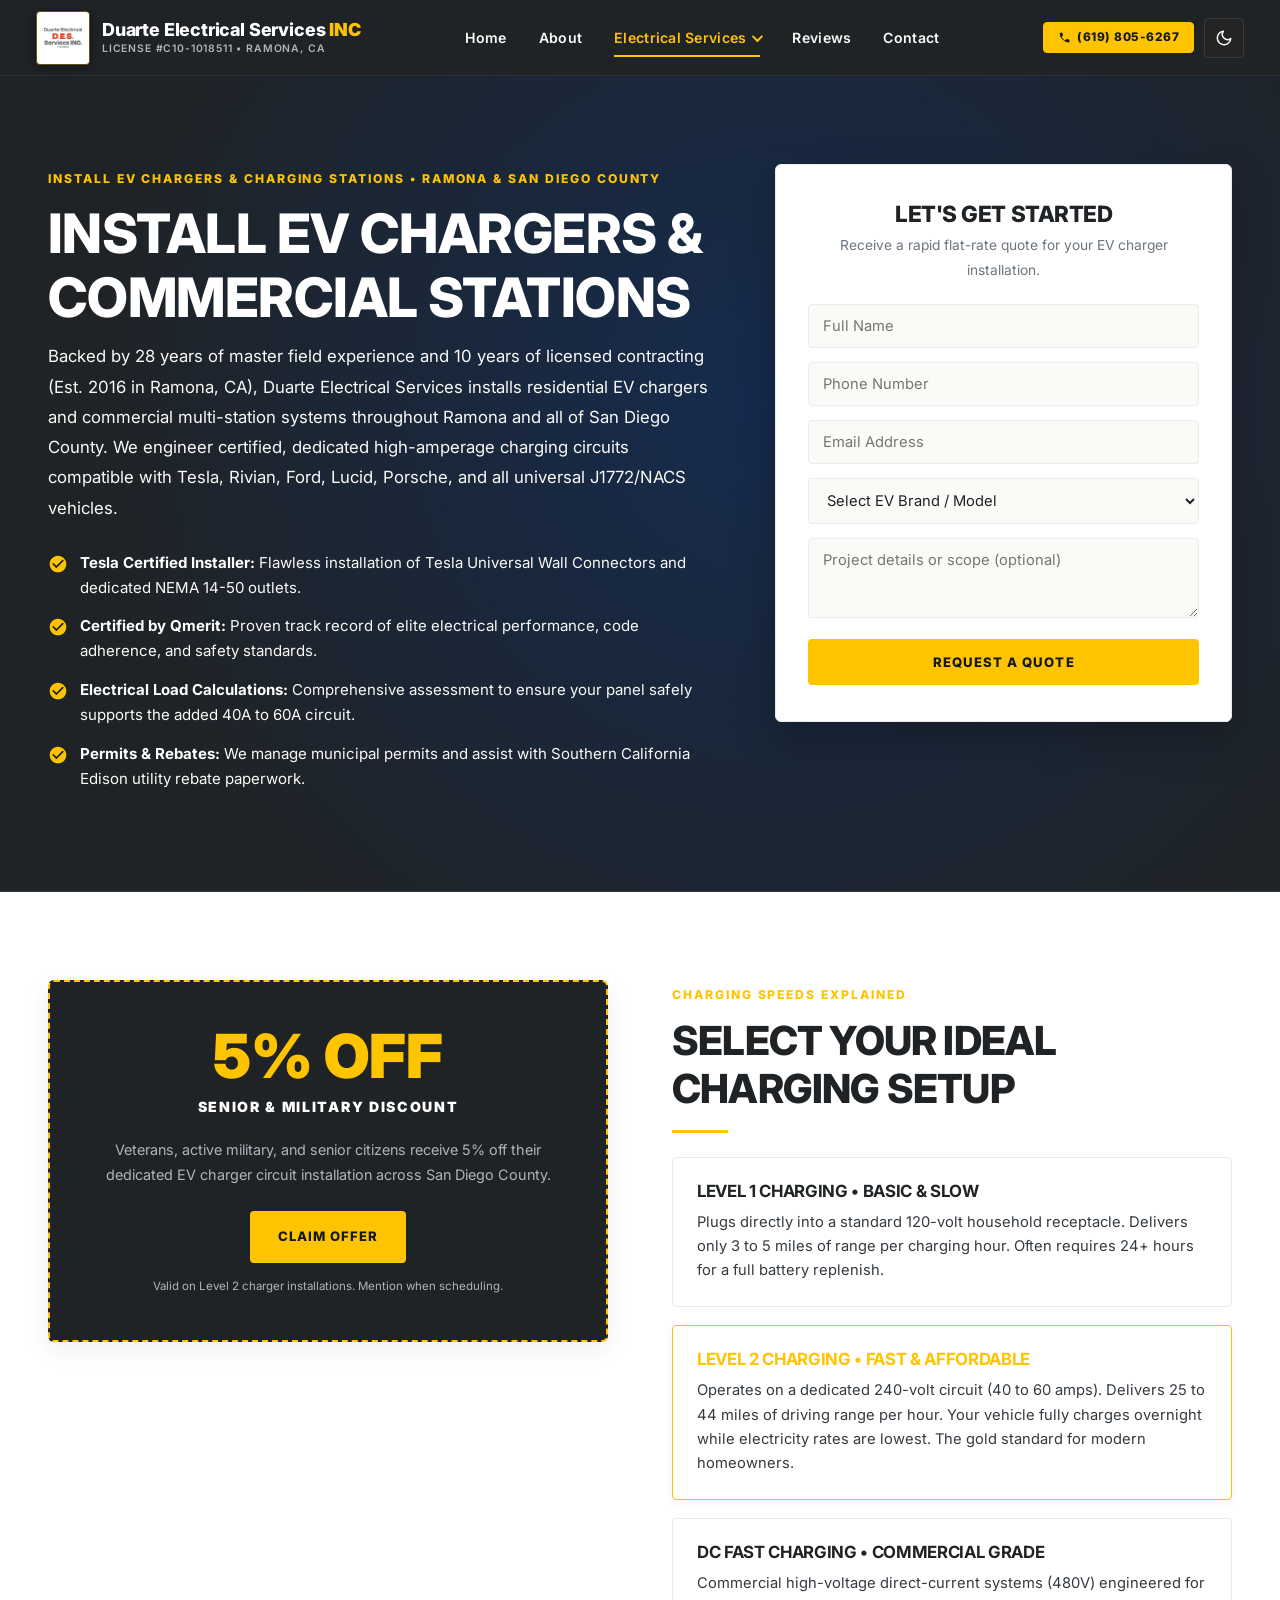
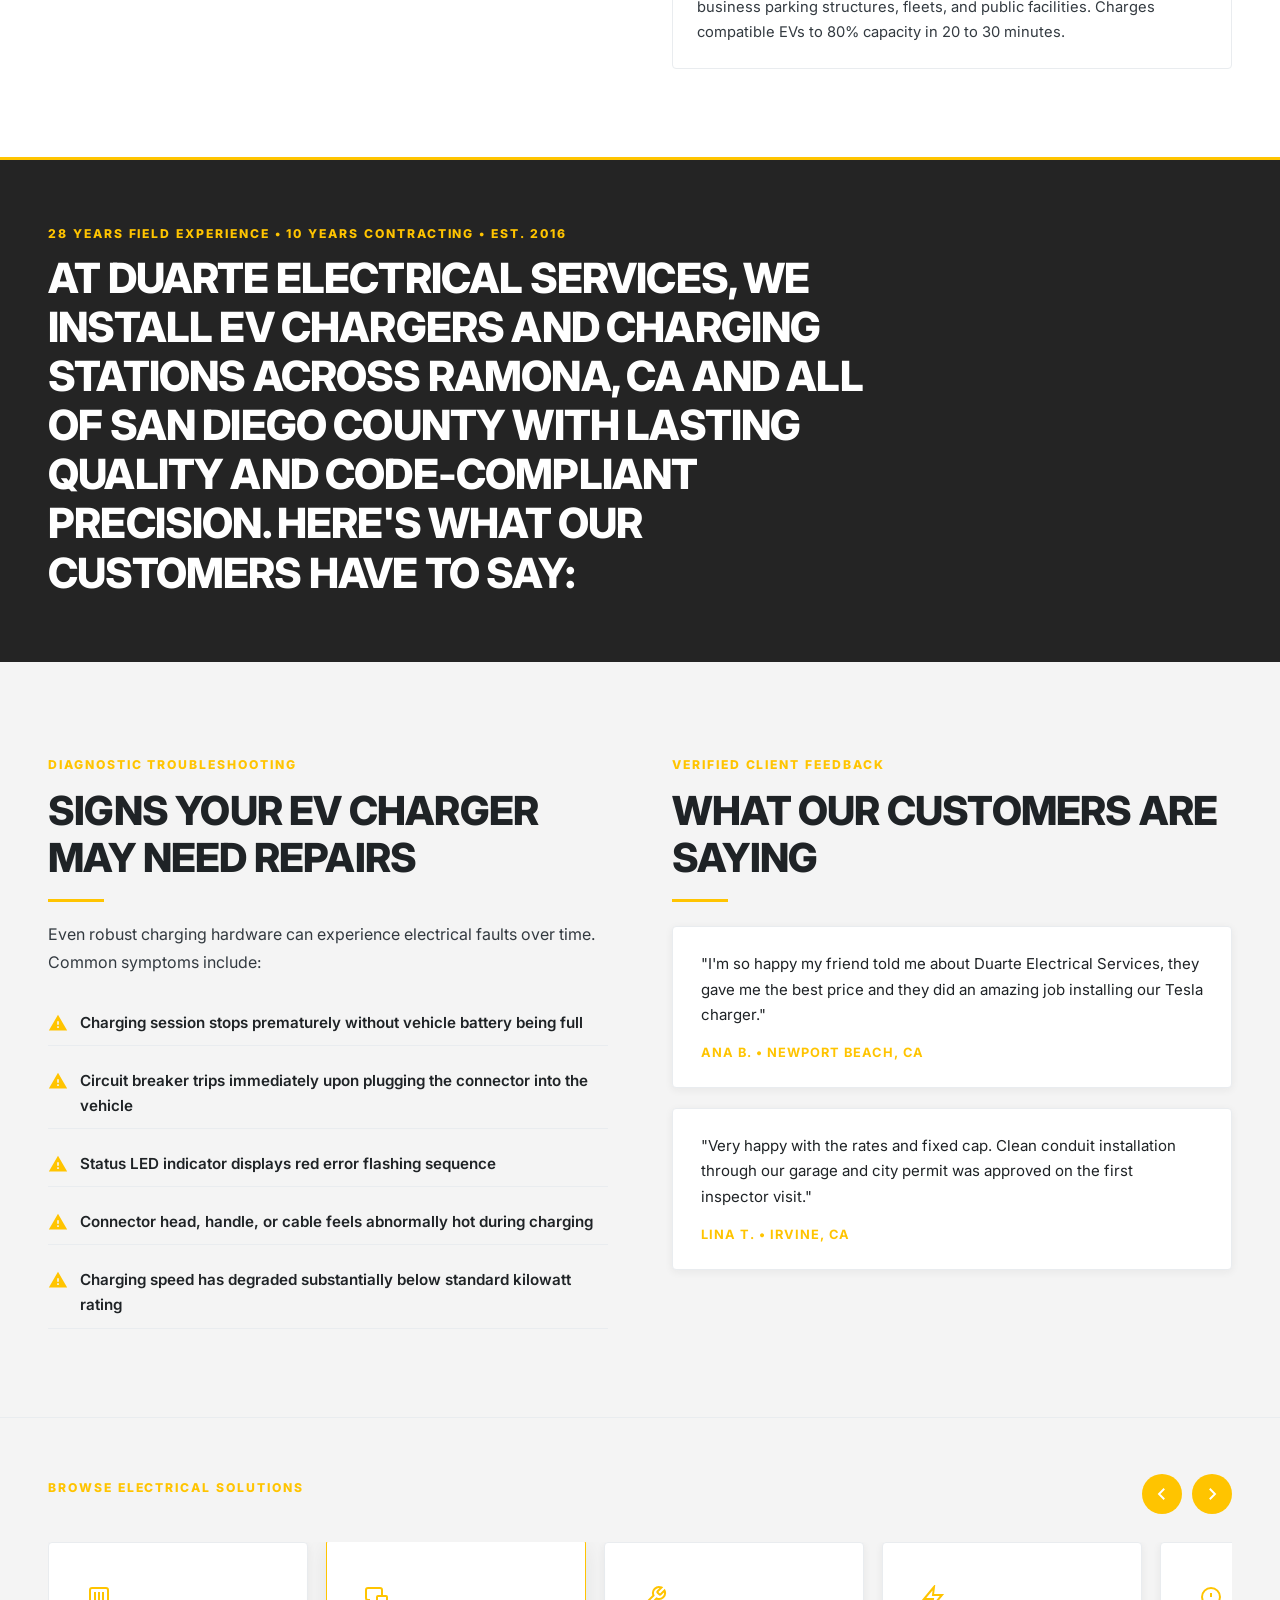
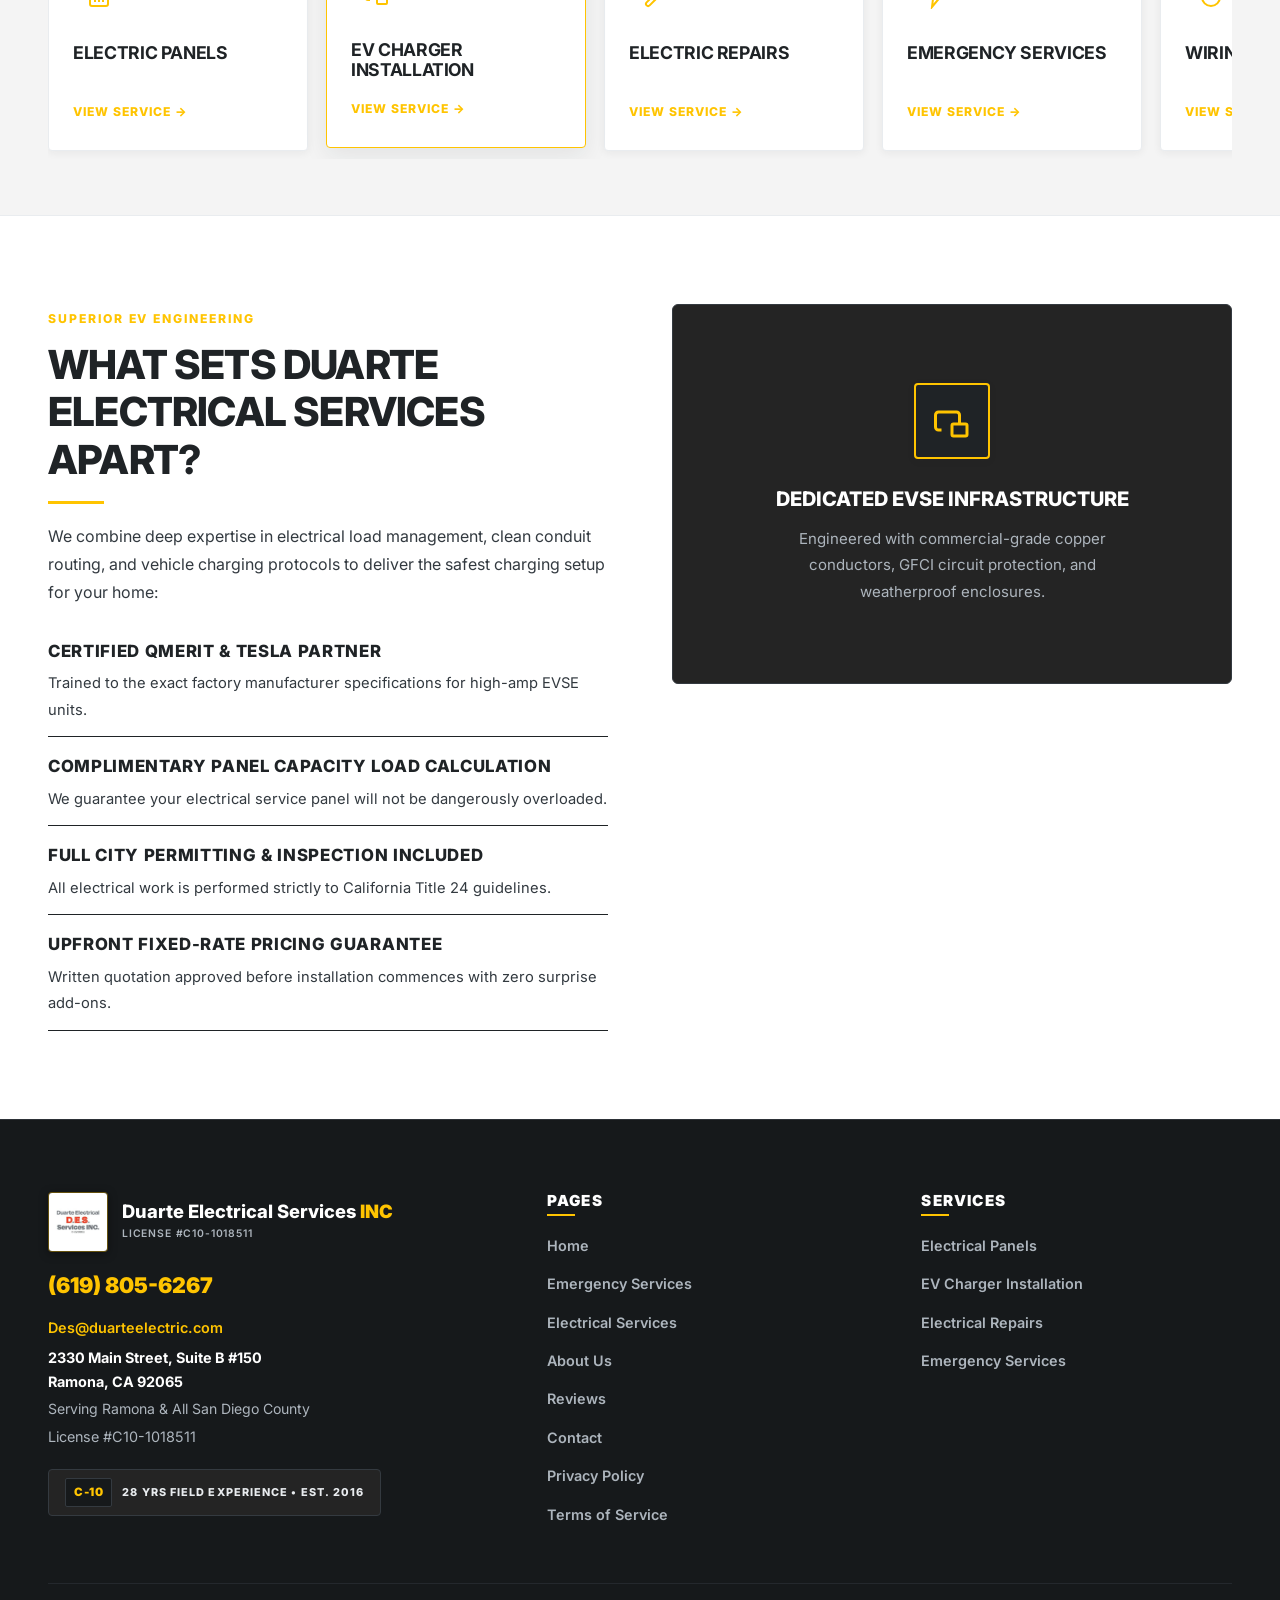
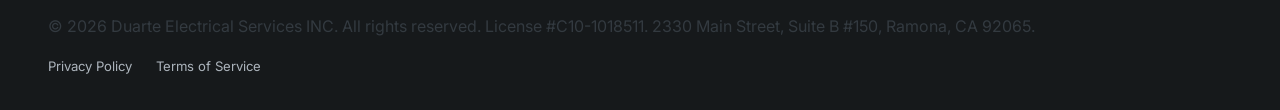
<file: ev-charger.html>
<!DOCTYPE html>
<html lang="en">
<head>
  <meta charset="UTF-8">
  <meta name="viewport" content="width=device-width, initial-scale=1.0">
  <title>Install EV Chargers & Stations Ramona & San Diego County | Duarte Electrical Services INC</title>
  <meta name="description" content="Certified Level 2 home EV charger and commercial vehicle charging station installation. Tesla certified installer and Qmerit certified partner in San Diego County.">
  <link rel="icon" type="image/svg+xml" href="favicon.svg">
  <link rel="preconnect" href="https://fonts.googleapis.com">
  <link rel="preconnect" href="https://fonts.gstatic.com" crossorigin>
  <link href="https://fonts.googleapis.com/css2?family=Inter:wght@400;500;600;700;800;900&display=swap" rel="stylesheet">
    <link rel="stylesheet" href="css/style.css">
  <script>
    (function () {
      try {
        if (localStorage.getItem('theme') === 'dark') {
          document.documentElement.classList.add('dark-mode');
        }
        if (window.location.protocol !== 'file:') {
          var path = window.location.pathname;
          var page = path.split('/').pop() || 'index.html';
          window.__DUARTE_INITIAL_PAGE__ = page;
          var cleanBase = path.replace(/[^/]*$/, '') || '/';
          window.__DUARTE_BASE_PATH__ = cleanBase;
          if (path !== cleanBase) {
            window.history.replaceState({ page: page }, '', cleanBase);
          }
        }
      } catch (e) {}
    })();
  </script>
</head>
<body>

  <!-- TOP NAVBAR -->
  <header class="navbar">
    <div class="container">
      <a href="index.html" class="brand-logo" aria-label="Duarte Electrical Services INC">
        <img src="images/logo.jpg" alt="Duarte Electrical Services INC Logo" class="brand-logo-img">
        <div class="logo-text">
          <span class="logo-name">Duarte Electrical Services <span class="logo-inc">INC</span></span>
          <span class="logo-sub">License #C10-1018511 &bull; Ramona, CA</span>
        </div>
      </a>

      <nav class="nav-menu">
        <a href="index.html" class="nav-link">Home</a>
        <a href="about.html" class="nav-link">About</a>
        <div class="nav-item-dropdown">
          <a href="electrical-panels.html" class="nav-link dropdown-trigger active">
            Electrical Services <span class="dropdown-caret"></span>
          </a>
          <div class="dropdown-menu">
            <a href="electrical-panels.html" class="dropdown-item">Electrical Panels</a>
            <a href="ev-charger.html" class="dropdown-item">EV Charger Installation</a>
            <a href="electrical-repairs.html" class="dropdown-item">Electrical Repairs</a>
            <a href="emergency-services.html" class="dropdown-item">Emergency Services</a>
          </div>
        </div>
        <a href="reviews.html" class="nav-link">Reviews</a>
        <a href="contact.html" class="nav-link">Contact</a>
      </nav>

            <div class="nav-right-actions">
        <a href="tel:6198056267" class="nav-cta-btn">
          <svg width="13" height="13" viewBox="0 0 24 24" fill="currentColor">
            <path d="M6.62 10.79a15.05 15.05 0 006.59 6.59l2.2-2.2a1 1 0 011.02-.24 11.72 11.72 0 003.68.59 1 1 0 011 1v3.5a1 1 0 01-1 1A17.93 17.93 0 013 4a1 1 0 011-1h3.5a1 1 0 011 1 11.72 11.72 0 00.59 3.68 1 1 0 01-.24 1.02l-2.23 2.09z"/>
          </svg>
          <span>(619) 805-6267</span>
        </a>

        <!-- Theme Toggle Button -->
        <button class="theme-toggle-btn" aria-label="Toggle light or dark theme" title="Toggle theme">
          <svg class="icon-moon" width="18" height="18" viewBox="0 0 24 24" fill="none" stroke="currentColor" stroke-width="2" stroke-linecap="round" stroke-linejoin="round">
            <path d="M21 12.79A9 9 0 1 1 11.21 3 7 7 0 0 0 21 12.79z"></path>
          </svg>
          <svg class="icon-sun" width="18" height="18" viewBox="0 0 24 24" fill="none" stroke="currentColor" stroke-width="2" stroke-linecap="round" stroke-linejoin="round">
            <circle cx="12" cy="12" r="5"></circle>
            <line x1="12" y1="1" x2="12" y2="3"></line>
            <line x1="12" y1="21" x2="12" y2="23"></line>
            <line x1="4.22" y1="4.22" x2="5.64" y2="5.64"></line>
            <line x1="18.36" y1="18.36" x2="19.78" y2="19.78"></line>
            <line x1="1" y1="12" x2="3" y2="12"></line>
            <line x1="21" y1="12" x2="23" y2="12"></line>
            <line x1="4.22" y1="19.78" x2="5.64" y2="18.36"></line>
            <line x1="18.36" y1="5.64" x2="19.78" y2="4.22"></line>
          </svg>
        </button>

        <button class="hamburger" aria-label="Toggle navigation menu">
          <span></span>
          <span></span>
          <span></span>
        </button>
      </div>
    </div>
  </header>

  <!-- MOBILE NAVIGATION -->
  <div class="mobile-nav">
    <a href="index.html">Home</a>
    <a href="about.html">About</a>
    <button class="mobile-dropdown-toggle">
      <span>Electrical Services</span>
      <span class="dropdown-caret"></span>
    </button>
    <div class="mobile-sub-menu">
      <a href="electrical-panels.html">Electrical Panels</a>
      <a href="ev-charger.html">EV Charger Installation</a>
      <a href="electrical-repairs.html">Electrical Repairs</a>
      <a href="emergency-services.html">Emergency Services</a>
    </div>
    <a href="reviews.html">Reviews</a>
    <a href="contact.html">Contact</a>
    <div class="mobile-theme-row">
      <span>Theme Mode</span>
      <button class="theme-toggle-btn" aria-label="Toggle light or dark theme" title="Toggle theme">
        <svg class="icon-moon" width="18" height="18" viewBox="0 0 24 24" fill="none" stroke="currentColor" stroke-width="2" stroke-linecap="round" stroke-linejoin="round">
          <path d="M21 12.79A9 9 0 1 1 11.21 3 7 7 0 0 0 21 12.79z"></path>
        </svg>
        <svg class="icon-sun" width="18" height="18" viewBox="0 0 24 24" fill="none" stroke="currentColor" stroke-width="2" stroke-linecap="round" stroke-linejoin="round">
          <circle cx="12" cy="12" r="5"></circle>
          <line x1="12" y1="1" x2="12" y2="3"></line>
          <line x1="12" y1="21" x2="12" y2="23"></line>
          <line x1="4.22" y1="4.22" x2="5.64" y2="5.64"></line>
          <line x1="18.36" y1="18.36" x2="19.78" y2="19.78"></line>
          <line x1="1" y1="12" x2="3" y2="12"></line>
          <line x1="21" y1="12" x2="23" y2="12"></line>
          <line x1="4.22" y1="19.78" x2="5.64" y2="18.36"></line>
          <line x1="18.36" y1="5.64" x2="19.78" y2="4.22"></line>
        </svg>
      </button>
    </div>
    <a href="tel:6198056267" class="nav-cta-btn">
      Emergency Call (619) 805-6267
    </a>
  </div>

  <main class="site-wrapper">

    <!-- HERO SECTION (IMAGE 4) -->
    <section class="hero-service-split">
      <div class="container">
        <div class="hero-service-grid">
          <div class="hero-service-content">
            <span class="section-label section-label-gold">Install EV Chargers &amp; Charging Stations &bull; Ramona &amp; San Diego County</span>
            <h1>Install EV Chargers &amp; Commercial Stations</h1>
            <p class="hero-service-lead">Backed by 28 years of master field experience and 10 years of licensed contracting (Est. 2016 in Ramona, CA), Duarte Electrical Services installs residential EV chargers and commercial multi-station systems throughout Ramona and all of San Diego County. We engineer certified, dedicated high-amperage charging circuits compatible with Tesla, Rivian, Ford, Lucid, Porsche, and all universal J1772/NACS vehicles.</p>

            <div class="hero-bullet-list">
              <div class="hero-bullet-item">
                <svg width="20" height="20" viewBox="0 0 24 24" fill="currentColor"><path d="M12 2C6.48 2 2 6.48 2 12s4.48 10 10 10 10-4.48 10-10S17.52 2 12 2zm-2 15l-5-5 1.41-1.41L10 14.17l7.59-7.59L19 8l-9 9z"/></svg>
                <div><strong>Tesla Certified Installer:</strong> Flawless installation of Tesla Universal Wall Connectors and dedicated NEMA 14-50 outlets.</div>
              </div>
              <div class="hero-bullet-item">
                <svg width="20" height="20" viewBox="0 0 24 24" fill="currentColor"><path d="M12 2C6.48 2 2 6.48 2 12s4.48 10 10 10 10-4.48 10-10S17.52 2 12 2zm-2 15l-5-5 1.41-1.41L10 14.17l7.59-7.59L19 8l-9 9z"/></svg>
                <div><strong>Certified by Qmerit:</strong> Proven track record of elite electrical performance, code adherence, and safety standards.</div>
              </div>
              <div class="hero-bullet-item">
                <svg width="20" height="20" viewBox="0 0 24 24" fill="currentColor"><path d="M12 2C6.48 2 2 6.48 2 12s4.48 10 10 10 10-4.48 10-10S17.52 2 12 2zm-2 15l-5-5 1.41-1.41L10 14.17l7.59-7.59L19 8l-9 9z"/></svg>
                <div><strong>Electrical Load Calculations:</strong> Comprehensive assessment to ensure your panel safely supports the added 40A to 60A circuit.</div>
              </div>
              <div class="hero-bullet-item">
                <svg width="20" height="20" viewBox="0 0 24 24" fill="currentColor"><path d="M12 2C6.48 2 2 6.48 2 12s4.48 10 10 10 10-4.48 10-10S17.52 2 12 2zm-2 15l-5-5 1.41-1.41L10 14.17l7.59-7.59L19 8l-9 9z"/></svg>
                <div><strong>Permits &amp; Rebates:</strong> We manage municipal permits and assist with Southern California Edison utility rebate paperwork.</div>
              </div>
            </div>
          </div>

          <!-- LEAD GEN CARD (IMAGE 4) -->
          <div class="lead-gen-card">
            <h3>Let's Get Started</h3>
            <p class="card-caption">Receive a rapid flat-rate quote for your EV charger installation.</p>

            <form onsubmit="return false;" class="lead-gen-form">
              <input type="hidden" name="subject" value="EV Charger Request - Duarte Electrical Services">
              <div class="form-group-field">
                <input type="text" name="name" placeholder="Full Name" required>
              </div>
              <div class="form-group-field">
                <input type="tel" name="phone" placeholder="Phone Number" required>
              </div>
              <div class="form-group-field">
                <input type="email" name="email" placeholder="Email Address" required>
              </div>
              <div class="form-group-field">
                <select name="service" required>
                  <option value="" disabled selected>Select EV Brand / Model</option>
                  <option>Tesla (Model S, 3, X, Y, Cybertruck)</option>
                  <option>Rivian (R1T, R1S)</option>
                  <option>Ford (F-150 Lightning, Mustang Mach-E)</option>
                  <option>Hyundai / Kia (Ioniq 5/6, EV6/9)</option>
                  <option>Porsche / Audi / BMW</option>
                  <option>Other Electric Vehicle</option>
                </select>
              </div>
              <div class="form-group-field">
                <textarea name="message" placeholder="Project details or scope (optional)" rows="3"></textarea>
              </div>
              <button disabled type="submit" class="btn btn-blue" style="width: 100%;">Request a Quote</button>
            <noscript>Please email Martin@duarteelectric.com or call (619) 805-6267 to submit your inquiry.</noscript>
            </form>
          </div>
        </div>
      </div>
    </section>

    <!-- CHARGING LEVELS & COUPON (IMAGE 4) -->
    <section class="section">
      <div class="container">
        <div class="two-col-grid align-start">
          <div class="coupon-voucher-card">
            <div class="coupon-discount-val">5% OFF</div>
            <div class="coupon-discount-label">Senior &amp; Military Discount</div>
            <p>Veterans, active military, and senior citizens receive 5% off their dedicated EV charger circuit installation across San Diego County.</p>
            <a href="contact.html" class="btn btn-gold">Claim Offer</a>
            <span class="coupon-terms">Valid on Level 2 charger installations. Mention when scheduling.</span>
          </div>

          <div>
            <span class="section-label">Charging Speeds Explained</span>
            <h2>Select Your Ideal Charging Setup</h2>
            <div class="divider-blue"></div>

            <div class="charging-tiers-stack" style="margin-top: 24px;">
              <div class="tier-box">
                <h4>Level 1 Charging &bull; Basic &amp; Slow</h4>
                <p>Plugs directly into a standard 120-volt household receptacle. Delivers only 3 to 5 miles of range per charging hour. Often requires 24+ hours for a full battery replenish.</p>
              </div>

              <div class="tier-box highlight">
                <h4>Level 2 Charging &bull; Fast &amp; Affordable</h4>
                <p>Operates on a dedicated 240-volt circuit (40 to 60 amps). Delivers 25 to 44 miles of driving range per hour. Your vehicle fully charges overnight while electricity rates are lowest. The gold standard for modern homeowners.</p>
              </div>

              <div class="tier-box">
                <h4>DC Fast Charging &bull; Commercial Grade</h4>
                <p>Commercial high-voltage direct-current systems (480V) engineered for business parking structures, fleets, and public facilities. Charges compatible EVs to 80% capacity in 20 to 30 minutes.</p>
              </div>
            </div>
          </div>
        </div>
      </div>
    </section>

    <!-- BLUE BANNER (IMAGE 4) -->
    <section class="lasting-results-banner">
      <div class="container">
        <span class="sub-tag">28 Years Field Experience &bull; 10 Years Contracting &bull; Est. 2016</span>
        <h2>At Duarte Electrical Services, we install EV chargers and charging stations across Ramona, CA and all of San Diego County with lasting quality and code-compliant precision. Here's what our customers have to say:</h2>
      </div>
    </section>

    <!-- SIGNS YOUR EV CHARGER NEEDS REPAIRS & TESTIMONIALS (IMAGE 4) -->
    <section class="section section-ice">
      <div class="container">
        <div class="two-col-grid align-start">
          <div>
            <span class="section-label">Diagnostic Troubleshooting</span>
            <h2>Signs Your EV Charger May Need Repairs</h2>
            <div class="divider-blue"></div>
            <p>Even robust charging hardware can experience electrical faults over time. Common symptoms include:</p>

            <div class="warning-signs-list">
              <div class="warning-sign-row">
                <svg width="20" height="20" viewBox="0 0 24 24" fill="currentColor"><path d="M1 21h22L12 2 1 21zm12-3h-2v-2h2v2zm0-4h-2v-4h2v4z"/></svg>
                <span>Charging session stops prematurely without vehicle battery being full</span>
              </div>
              <div class="warning-sign-row">
                <svg width="20" height="20" viewBox="0 0 24 24" fill="currentColor"><path d="M1 21h22L12 2 1 21zm12-3h-2v-2h2v2zm0-4h-2v-4h2v4z"/></svg>
                <span>Circuit breaker trips immediately upon plugging the connector into the vehicle</span>
              </div>
              <div class="warning-sign-row">
                <svg width="20" height="20" viewBox="0 0 24 24" fill="currentColor"><path d="M1 21h22L12 2 1 21zm12-3h-2v-2h2v2zm0-4h-2v-4h2v4z"/></svg>
                <span>Status LED indicator displays red error flashing sequence</span>
              </div>
              <div class="warning-sign-row">
                <svg width="20" height="20" viewBox="0 0 24 24" fill="currentColor"><path d="M1 21h22L12 2 1 21zm12-3h-2v-2h2v2zm0-4h-2v-4h2v4z"/></svg>
                <span>Connector head, handle, or cable feels abnormally hot during charging</span>
              </div>
              <div class="warning-sign-row">
                <svg width="20" height="20" viewBox="0 0 24 24" fill="currentColor"><path d="M1 21h22L12 2 1 21zm12-3h-2v-2h2v2zm0-4h-2v-4h2v4z"/></svg>
                <span>Charging speed has degraded substantially below standard kilowatt rating</span>
              </div>
            </div>
          </div>

          <div>
            <span class="section-label">Verified Client Feedback</span>
            <h2>What Our Customers Are Saying</h2>
            <div class="divider-blue"></div>

            <div style="display: flex; flex-direction: column; gap: 20px; margin-top: 24px;">
              <div class="emergency-quote-box">
                <p>"I'm so happy my friend told me about Duarte Electrical Services, they gave me the best price and they did an amazing job installing our Tesla charger."</p>
                <span class="author">Ana B. &bull; Newport Beach, CA</span>
              </div>

              <div class="emergency-quote-box">
                <p>"Very happy with the rates and fixed cap. Clean conduit installation through our garage and city permit was approved on the first inspector visit."</p>
                <span class="author">Lina T. &bull; Irvine, CA</span>
              </div>
            </div>
          </div>
        </div>
      </div>
    </section>

    <!-- HORIZONTAL SERVICES STRIP (IMAGE 4) -->
    <section class="services-strip-component">
      <div class="container">
        <div class="strip-header-row">
          <span class="section-label">Browse Electrical Solutions</span>
          <div class="strip-nav-arrows">
            <button class="strip-arrow-btn" id="stripPrev" aria-label="Previous service">
              <svg width="18" height="18" viewBox="0 0 24 24" fill="none" stroke="currentColor" stroke-width="2.5"><path d="M15 19l-7-7 7-7"/></svg>
            </button>
            <button class="strip-arrow-btn" id="stripNext" aria-label="Next service">
              <svg width="18" height="18" viewBox="0 0 24 24" fill="none" stroke="currentColor" stroke-width="2.5"><path d="M9 5l7 7-7 7"/></svg>
            </button>
          </div>
        </div>

        <div class="service-cards-track" id="servicesTrack">
          <a href="electrical-panels.html" class="service-strip-card">
            <div>
              <div class="strip-card-icon">
                <svg width="24" height="24" viewBox="0 0 24 24" fill="none" stroke="currentColor" stroke-width="2"><rect x="3" y="3" width="18" height="18" rx="2"/><line x1="8" y1="7" x2="8" y2="17"/><line x1="12" y1="7" x2="12" y2="17"/><line x1="16" y1="7" x2="16" y2="17"/></svg>
              </div>
              <h4>Electric Panels</h4>
            </div>
            <span class="strip-action-link">View Service &rarr;</span>
          </a>

          <a href="ev-charger.html" class="service-strip-card active">
            <div>
              <div class="strip-card-icon">
                <svg width="24" height="24" viewBox="0 0 24 24" fill="none" stroke="currentColor" stroke-width="2"><path d="M5 18H3a2 2 0 01-2-2V8a2 2 0 012-2h12a2 2 0 012 2v2"/><rect x="12" y="14" width="10" height="8" rx="1"/><line x1="17" y1="14" x2="17" y2="10"/></svg>
              </div>
              <h4>EV Charger Installation</h4>
            </div>
            <span class="strip-action-link">View Service &rarr;</span>
          </a>

          <a href="electrical-repairs.html" class="service-strip-card">
            <div>
              <div class="strip-card-icon">
                <svg width="24" height="24" viewBox="0 0 24 24" fill="none" stroke="currentColor" stroke-width="2"><path d="M14.7 6.3a1 1 0 000 1.4l1.6 1.6a1 1 0 001.4 0l3.77-3.77a6 6 0 01-7.94 7.94l-6.91 6.91a2.12 2.12 0 01-3-3l6.91-6.91a6 6 0 017.94-7.94l-3.76 3.76z"/></svg>
              </div>
              <h4>Electric Repairs</h4>
            </div>
            <span class="strip-action-link">View Service &rarr;</span>
          </a>

          <a href="emergency-services.html" class="service-strip-card">
            <div>
              <div class="strip-card-icon">
                <svg width="24" height="24" viewBox="0 0 24 24" fill="none" stroke="currentColor" stroke-width="2"><path d="M13 2L3 14h9l-1 8 10-12h-9l1-8z"/></svg>
              </div>
              <h4>Emergency Services</h4>
            </div>
            <span class="strip-action-link">View Service &rarr;</span>
          </a>

          <a href="contact.html" class="service-strip-card">
            <div>
              <div class="strip-card-icon">
                <svg width="24" height="24" viewBox="0 0 24 24" fill="none" stroke="currentColor" stroke-width="2"><circle cx="12" cy="12" r="9"/><line x1="12" y1="8" x2="12" y2="12"/><line x1="12" y1="16" x2="12.01" y2="16"/></svg>
              </div>
              <h4>Wiring &amp; Rewiring</h4>
            </div>
            <span class="strip-action-link">View Service &rarr;</span>
          </a>
        </div>
      </div>
    </section>

    <!-- WHAT SETS US APART (IMAGE 4) -->
    <section class="section">
      <div class="container">
        <div class="two-col-grid align-start">
          <div>
            <span class="section-label">Superior EV Engineering</span>
            <h2>What Sets Duarte Electrical Services Apart?</h2>
            <div class="divider-blue"></div>
            <p>We combine deep expertise in electrical load management, clean conduit routing, and vehicle charging protocols to deliver the safest charging setup for your home:</p>

            <div class="apart-list-stack">
              <div class="apart-feature-bar">
                <strong>Certified Qmerit &amp; Tesla Partner</strong>
                <span>Trained to the exact factory manufacturer specifications for high-amp EVSE units.</span>
              </div>
              <div class="apart-feature-bar">
                <strong>Complimentary Panel Capacity Load Calculation</strong>
                <span>We guarantee your electrical service panel will not be dangerously overloaded.</span>
              </div>
              <div class="apart-feature-bar">
                <strong>Full City Permitting &amp; Inspection Included</strong>
                <span>All electrical work is performed strictly to California Title 24 guidelines.</span>
              </div>
              <div class="apart-feature-bar">
                <strong>Upfront Fixed-Rate Pricing Guarantee</strong>
                <span>Written quotation approved before installation commences with zero surprise add-ons.</span>
              </div>
            </div>
          </div>

          <div class="visual-showcase-box" style="background-color: var(--navy-surface); color: var(--white); border-color: var(--navy-border);">
            <div class="showcase-icon-wrap" style="background-color: var(--navy-deep); border-color: var(--blue-accent); color: var(--blue-accent);">
              <svg width="36" height="36" viewBox="0 0 24 24" fill="none" stroke="currentColor" stroke-width="2"><path d="M5 18H3a2 2 0 01-2-2V8a2 2 0 012-2h12a2 2 0 012 2v2"/><rect x="12" y="14" width="10" height="8" rx="1"/><line x1="17" y1="14" x2="17" y2="10"/></svg>
            </div>
            <div class="showcase-headline" style="color: var(--white);">Dedicated EVSE Infrastructure</div>
            <p class="showcase-desc" style="color: var(--text-muted-dk);">Engineered with commercial-grade copper conductors, GFCI circuit protection, and weatherproof enclosures.</p>
          </div>
        </div>
      </div>
    </section>

  </main>

  <!-- FOOTER -->
  <footer class="site-footer">
    <div class="container">
      <div class="footer-top-grid">
        <div class="footer-brand">
          <div class="footer-brand-header">
            <img src="images/logo.jpg" alt="Duarte Electrical Services INC" class="footer-logo-img">
            <div class="footer-brand-text">
              <span class="footer-brand-name">Duarte Electrical Services <span class="logo-inc">INC</span></span>
              <span class="footer-brand-sub">License #C10-1018511</span>
            </div>
          </div>
          <a href="tel:6198056267" class="footer-phone-link">(619) 805-6267</a>
          <p><a href="mailto:Des@duarteelectric.com" style="color: var(--gold); font-weight: 600;">Des@duarteelectric.com</a></p>
          <p style="margin-top: 6px; font-weight: 700; color: #FFFFFF;">2330 Main Street, Suite B #150<br>Ramona, CA 92065</p>
          <p style="margin-top: 2px; font-size: 0.88rem;">Serving Ramona &amp; All San Diego County</p>
          <p style="margin-top: 4px;">License #C10-1018511</p>

          <div class="bbb-badge-box">
            <span class="bbb-symbol">C-10</span>
            <span class="bbb-text">28 Yrs Field Experience &bull; Est. 2016</span>
          </div>
        </div>

        <div class="footer-col">
          <h4>Pages</h4>
          <ul class="footer-nav-list">
            <li><a href="index.html">Home</a></li>
            <li><a href="emergency-services.html">Emergency Services</a></li>
            <li><a href="electrical-panels.html">Electrical Services</a></li>
            <li><a href="about.html">About Us</a></li>
            <li><a href="reviews.html">Reviews</a></li>
            <li><a href="contact.html">Contact</a></li>
            <li><a href="privacy-policy.html">Privacy Policy</a></li>
            <li><a href="terms-of-service.html">Terms of Service</a></li>
          </ul>
        </div>

        <div class="footer-col">
          <h4>Services</h4>
          <ul class="footer-nav-list">
            <li><a href="electrical-panels.html">Electrical Panels</a></li>
            <li><a href="ev-charger.html">EV Charger Installation</a></li>
            <li><a href="electrical-repairs.html">Electrical Repairs</a></li>
            <li><a href="emergency-services.html">Emergency Services</a></li>
          </ul>
        </div>
      </div>

      <div class="footer-bottom-bar">
        <p>&copy; 2026 Duarte Electrical Services INC. All rights reserved. License #C10-1018511. 2330 Main Street, Suite B #150, Ramona, CA 92065.</p>
        <div class="footer-bottom-links">
          <a href="privacy-policy.html">Privacy Policy</a>
          <a href="terms-of-service.html">Terms of Service</a>
        </div>
      </div>
    </div>
  </footer>

  <script src="js/form-config.js?v=martin-2"></script>
  <script src="js/main.js?v=martin-2"></script>
</body>
</html>
</file>
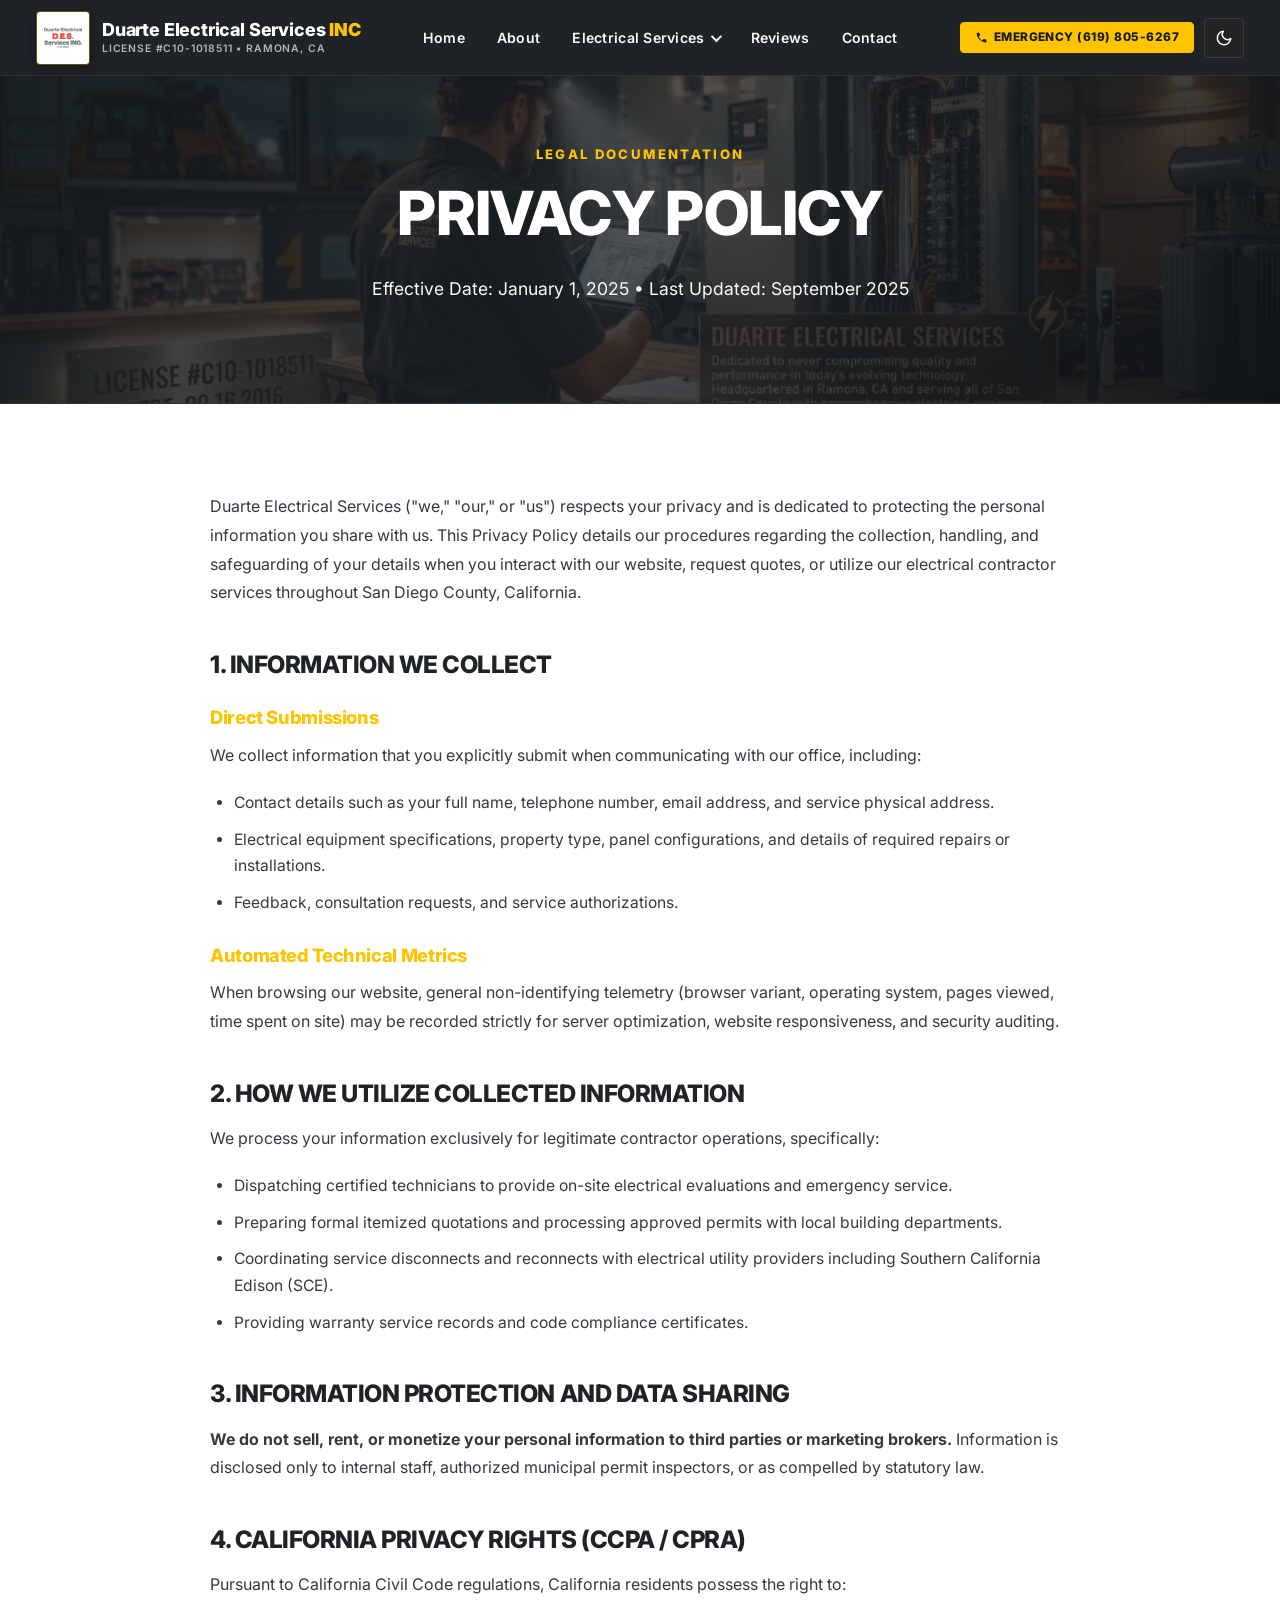
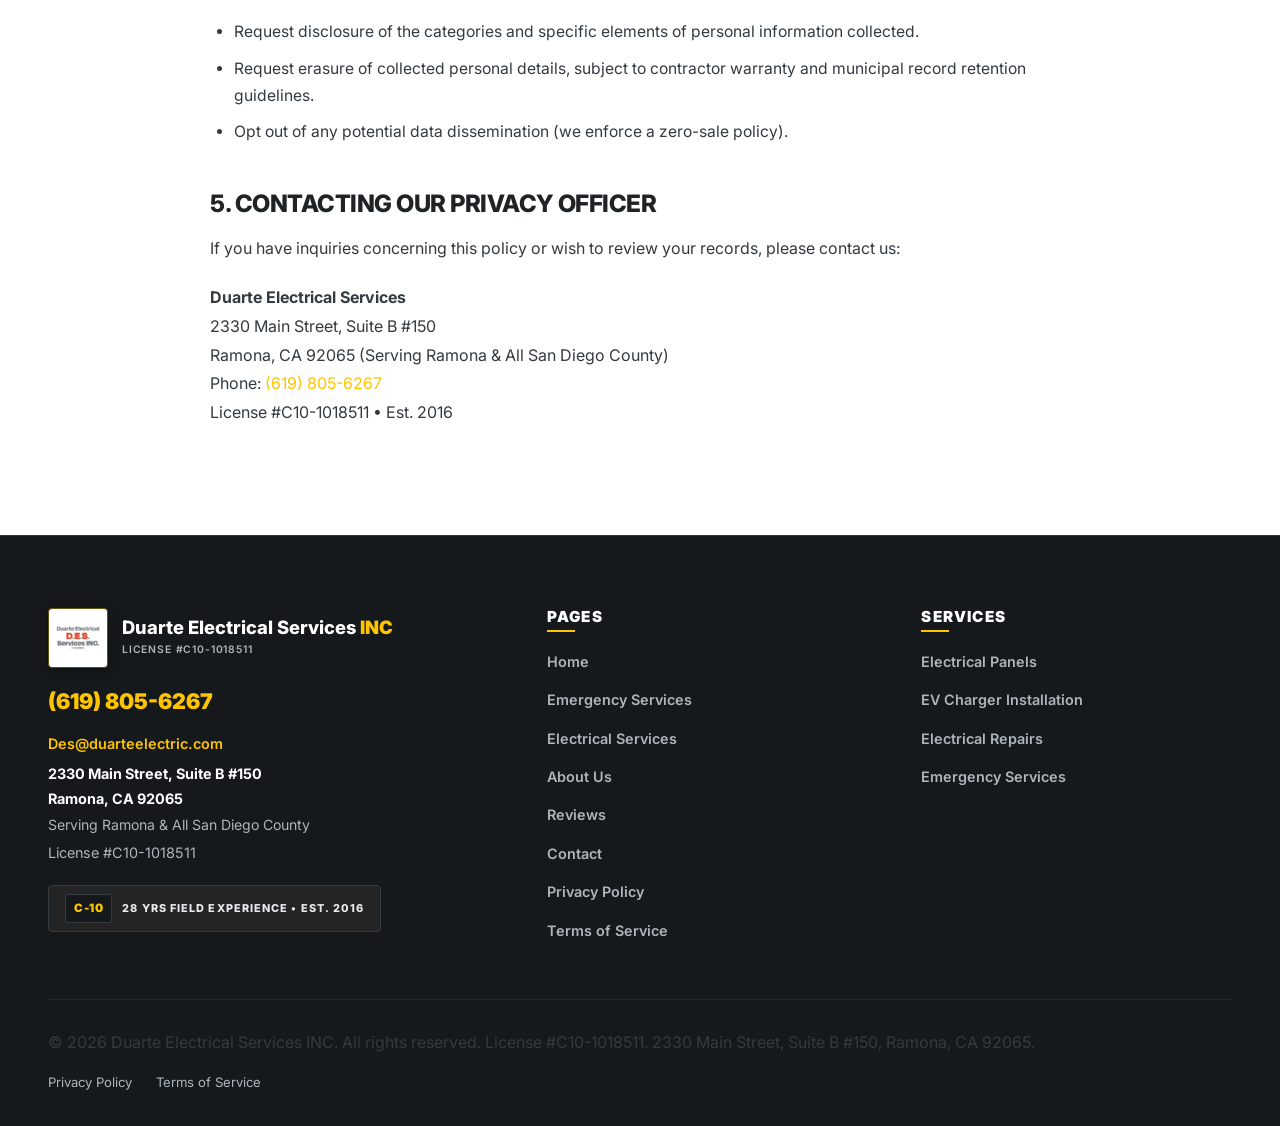
<file: privacy-policy.html>
<!DOCTYPE html>
<html lang="en">
<head>
  <meta charset="UTF-8">
  <meta name="viewport" content="width=device-width, initial-scale=1.0">
  <title>Privacy Policy | Duarte Electrical Services INC</title>
  <meta name="description" content="Duarte Electrical Services privacy policy. Information on how we collect, safeguard, and handle personal data under California law.">
  <link rel="icon" type="image/svg+xml" href="favicon.svg">
  <link rel="preconnect" href="https://fonts.googleapis.com">
  <link rel="preconnect" href="https://fonts.gstatic.com" crossorigin>
  <link href="https://fonts.googleapis.com/css2?family=Inter:wght@400;500;600;700;800;900&display=swap" rel="stylesheet">
    <link rel="stylesheet" href="css/style.css">
  <script>
    (function () {
      try {
        if (localStorage.getItem('theme') === 'dark') {
          document.documentElement.classList.add('dark-mode');
        }
        if (window.location.protocol !== 'file:') {
          var path = window.location.pathname;
          var page = path.split('/').pop() || 'index.html';
          window.__DUARTE_INITIAL_PAGE__ = page;
          var cleanBase = path.replace(/[^/]*$/, '') || '/';
          window.__DUARTE_BASE_PATH__ = cleanBase;
          if (path !== cleanBase) {
            window.history.replaceState({ page: page }, '', cleanBase);
          }
        }
      } catch (e) {}
    })();
  </script>
</head>
<body>

  <!-- TOP NAVBAR -->
  <header class="navbar">
    <div class="container">
      <a href="index.html" class="brand-logo" aria-label="Duarte Electrical Services INC">
        <img src="images/logo.jpg" alt="Duarte Electrical Services INC Logo" class="brand-logo-img">
        <div class="logo-text">
          <span class="logo-name">Duarte Electrical Services <span class="logo-inc">INC</span></span>
          <span class="logo-sub">License #C10-1018511 &bull; Ramona, CA</span>
        </div>
      </a>

      <nav class="nav-menu">
        <a href="index.html" class="nav-link">Home</a>
        <a href="about.html" class="nav-link">About</a>
        <div class="nav-item-dropdown">
          <a href="electrical-panels.html" class="nav-link dropdown-trigger">
            Electrical Services <span class="dropdown-caret"></span>
          </a>
          <div class="dropdown-menu">
            <a href="electrical-panels.html" class="dropdown-item">Electrical Panels</a>
            <a href="ev-charger.html" class="dropdown-item">EV Charger Installation</a>
            <a href="electrical-repairs.html" class="dropdown-item">Electrical Repairs</a>
            <a href="emergency-services.html" class="dropdown-item">Emergency Services</a>
          </div>
        </div>
        <a href="reviews.html" class="nav-link">Reviews</a>
        <a href="contact.html" class="nav-link">Contact</a>
      </nav>

            <div class="nav-right-actions">
        <a href="tel:6198056267" class="nav-cta-btn">
          <svg width="13" height="13" viewBox="0 0 24 24" fill="currentColor">
            <path d="M6.62 10.79a15.05 15.05 0 006.59 6.59l2.2-2.2a1 1 0 011.02-.24 11.72 11.72 0 003.68.59 1 1 0 011 1v3.5a1 1 0 01-1 1A17.93 17.93 0 013 4a1 1 0 011-1h3.5a1 1 0 011 1 11.72 11.72 0 00.59 3.68 1 1 0 01-.24 1.02l-2.23 2.09z"/>
          </svg>
          <span>Emergency (619) 805-6267</span>
        </a>

        <!-- Theme Toggle Button -->
        <button class="theme-toggle-btn" aria-label="Toggle light or dark theme" title="Toggle theme">
          <svg class="icon-moon" width="18" height="18" viewBox="0 0 24 24" fill="none" stroke="currentColor" stroke-width="2" stroke-linecap="round" stroke-linejoin="round">
            <path d="M21 12.79A9 9 0 1 1 11.21 3 7 7 0 0 0 21 12.79z"></path>
          </svg>
          <svg class="icon-sun" width="18" height="18" viewBox="0 0 24 24" fill="none" stroke="currentColor" stroke-width="2" stroke-linecap="round" stroke-linejoin="round">
            <circle cx="12" cy="12" r="5"></circle>
            <line x1="12" y1="1" x2="12" y2="3"></line>
            <line x1="12" y1="21" x2="12" y2="23"></line>
            <line x1="4.22" y1="4.22" x2="5.64" y2="5.64"></line>
            <line x1="18.36" y1="18.36" x2="19.78" y2="19.78"></line>
            <line x1="1" y1="12" x2="3" y2="12"></line>
            <line x1="21" y1="12" x2="23" y2="12"></line>
            <line x1="4.22" y1="19.78" x2="5.64" y2="18.36"></line>
            <line x1="18.36" y1="5.64" x2="19.78" y2="4.22"></line>
          </svg>
        </button>

        <button class="hamburger" aria-label="Toggle navigation menu">
          <span></span>
          <span></span>
          <span></span>
        </button>
      </div>
    </div>
  </header>

  <!-- MOBILE NAVIGATION -->
  <div class="mobile-nav">
    <a href="index.html">Home</a>
    <a href="about.html">About</a>
    <button class="mobile-dropdown-toggle">
      <span>Electrical Services</span>
      <span class="dropdown-caret"></span>
    </button>
    <div class="mobile-sub-menu">
      <a href="electrical-panels.html">Electrical Panels</a>
      <a href="ev-charger.html">EV Charger Installation</a>
      <a href="electrical-repairs.html">Electrical Repairs</a>
      <a href="emergency-services.html">Emergency Services</a>
    </div>
    <a href="reviews.html">Reviews</a>
    <a href="contact.html">Contact</a>
    <div class="mobile-theme-row">
      <span>Theme Mode</span>
      <button class="theme-toggle-btn" aria-label="Toggle light or dark theme" title="Toggle theme">
        <svg class="icon-moon" width="18" height="18" viewBox="0 0 24 24" fill="none" stroke="currentColor" stroke-width="2" stroke-linecap="round" stroke-linejoin="round">
          <path d="M21 12.79A9 9 0 1 1 11.21 3 7 7 0 0 0 21 12.79z"></path>
        </svg>
        <svg class="icon-sun" width="18" height="18" viewBox="0 0 24 24" fill="none" stroke="currentColor" stroke-width="2" stroke-linecap="round" stroke-linejoin="round">
          <circle cx="12" cy="12" r="5"></circle>
          <line x1="12" y1="1" x2="12" y2="3"></line>
          <line x1="12" y1="21" x2="12" y2="23"></line>
          <line x1="4.22" y1="4.22" x2="5.64" y2="5.64"></line>
          <line x1="18.36" y1="18.36" x2="19.78" y2="19.78"></line>
          <line x1="1" y1="12" x2="3" y2="12"></line>
          <line x1="21" y1="12" x2="23" y2="12"></line>
          <line x1="4.22" y1="19.78" x2="5.64" y2="18.36"></line>
          <line x1="18.36" y1="5.64" x2="19.78" y2="4.22"></line>
        </svg>
      </button>
    </div>
    <a href="tel:6198056267" class="nav-cta-btn">
       (619) 805-6267
    </a>
  </div>

  <main class="site-wrapper">

    <!-- HERO -->
    <section class="hero-about" style="padding: 64px 0;">
      <div class="container">
        <span class="about-banner-badge">Legal Documentation</span>
        <h1>Privacy Policy</h1>
        <p class="hero-about-desc">Effective Date: January 1, 2025 &bull; Last Updated: September 2025</p>
      </div>
    </section>

    <!-- LEGAL BODY -->
    <section class="section">
      <div class="container">
        <div class="legal-content-wrap">
          <p>Duarte Electrical Services ("we," "our," or "us") respects your privacy and is dedicated to protecting the personal information you share with us. This Privacy Policy details our procedures regarding the collection, handling, and safeguarding of your details when you interact with our website, request quotes, or utilize our electrical contractor services throughout San Diego County, California.</p>

          <h2>1. Information We Collect</h2>
          <h3>Direct Submissions</h3>
          <p>We collect information that you explicitly submit when communicating with our office, including:</p>
          <ul>
            <li>Contact details such as your full name, telephone number, email address, and service physical address.</li>
            <li>Electrical equipment specifications, property type, panel configurations, and details of required repairs or installations.</li>
            <li>Feedback, consultation requests, and service authorizations.</li>
          </ul>

          <h3>Automated Technical Metrics</h3>
          <p>When browsing our website, general non-identifying telemetry (browser variant, operating system, pages viewed, time spent on site) may be recorded strictly for server optimization, website responsiveness, and security auditing.</p>

          <h2>2. How We Utilize Collected Information</h2>
          <p>We process your information exclusively for legitimate contractor operations, specifically:</p>
          <ul>
            <li>Dispatching certified technicians to provide on-site electrical evaluations and emergency service.</li>
            <li>Preparing formal itemized quotations and processing approved permits with local building departments.</li>
            <li>Coordinating service disconnects and reconnects with electrical utility providers including Southern California Edison (SCE).</li>
            <li>Providing warranty service records and code compliance certificates.</li>
          </ul>

          <h2>3. Information Protection and Data Sharing</h2>
          <p><strong>We do not sell, rent, or monetize your personal information to third parties or marketing brokers.</strong> Information is disclosed only to internal staff, authorized municipal permit inspectors, or as compelled by statutory law.</p>

          <h2>4. California Privacy Rights (CCPA / CPRA)</h2>
          <p>Pursuant to California Civil Code regulations, California residents possess the right to:</p>
          <ul>
            <li>Request disclosure of the categories and specific elements of personal information collected.</li>
            <li>Request erasure of collected personal details, subject to contractor warranty and municipal record retention guidelines.</li>
            <li>Opt out of any potential data dissemination (we enforce a zero-sale policy).</li>
          </ul>

          <h2>5. Contacting Our Privacy Officer</h2>
          <p>If you have inquiries concerning this policy or wish to review your records, please contact us:</p>
          <p>
            <strong>Duarte Electrical Services</strong><br>
            2330 Main Street, Suite B #150<br>
            Ramona, CA 92065 (Serving Ramona &amp; All San Diego County)<br>
            Phone: <a href="tel:6198056267" style="color: var(--blue-accent);">(619) 805-6267</a><br>
            License #C10-1018511 &bull; Est. 2016
          </p>
        </div>
      </div>
    </section>

  </main>

  <!-- FOOTER -->
  <footer class="site-footer">
    <div class="container">
      <div class="footer-top-grid">
        <div class="footer-brand">
          <div class="footer-brand-header">
            <img src="images/logo.jpg" alt="Duarte Electrical Services INC" class="footer-logo-img">
            <div class="footer-brand-text">
              <span class="footer-brand-name">Duarte Electrical Services <span class="logo-inc">INC</span></span>
              <span class="footer-brand-sub">License #C10-1018511</span>
            </div>
          </div>
          <a href="tel:6198056267" class="footer-phone-link">(619) 805-6267</a>
          <p><a href="mailto:Des@duarteelectric.com" style="color: var(--gold); font-weight: 600;">Des@duarteelectric.com</a></p>
          <p style="margin-top: 6px; font-weight: 700; color: #FFFFFF;">2330 Main Street, Suite B #150<br>Ramona, CA 92065</p>
          <p style="margin-top: 2px; font-size: 0.88rem;">Serving Ramona &amp; All San Diego County</p>
          <p style="margin-top: 4px;">License #C10-1018511</p>

          <div class="bbb-badge-box">
            <span class="bbb-symbol">C-10</span>
            <span class="bbb-text">28 Yrs Field Experience &bull; Est. 2016</span>
          </div>
        </div>

        <div class="footer-col">
          <h4>Pages</h4>
          <ul class="footer-nav-list">
            <li><a href="index.html">Home</a></li>
            <li><a href="emergency-services.html">Emergency Services</a></li>
            <li><a href="electrical-panels.html">Electrical Services</a></li>
            <li><a href="about.html">About Us</a></li>
            <li><a href="reviews.html">Reviews</a></li>
            <li><a href="contact.html">Contact</a></li>
            <li><a href="privacy-policy.html">Privacy Policy</a></li>
            <li><a href="terms-of-service.html">Terms of Service</a></li>
          </ul>
        </div>

        <div class="footer-col">
          <h4>Services</h4>
          <ul class="footer-nav-list">
            <li><a href="electrical-panels.html">Electrical Panels</a></li>
            <li><a href="ev-charger.html">EV Charger Installation</a></li>
            <li><a href="electrical-repairs.html">Electrical Repairs</a></li>
            <li><a href="emergency-services.html">Emergency Services</a></li>
          </ul>
        </div>
      </div>

      <div class="footer-bottom-bar">
        <p>&copy; 2026 Duarte Electrical Services INC. All rights reserved. License #C10-1018511. 2330 Main Street, Suite B #150, Ramona, CA 92065.</p>
        <div class="footer-bottom-links">
          <a href="privacy-policy.html">Privacy Policy</a>
          <a href="terms-of-service.html">Terms of Service</a>
        </div>
      </div>
    </div>
  </footer>

  <script src="js/form-config.js?v=martin-2"></script>
  <script src="js/main.js?v=martin-2"></script>
</body>
</html>
</file>
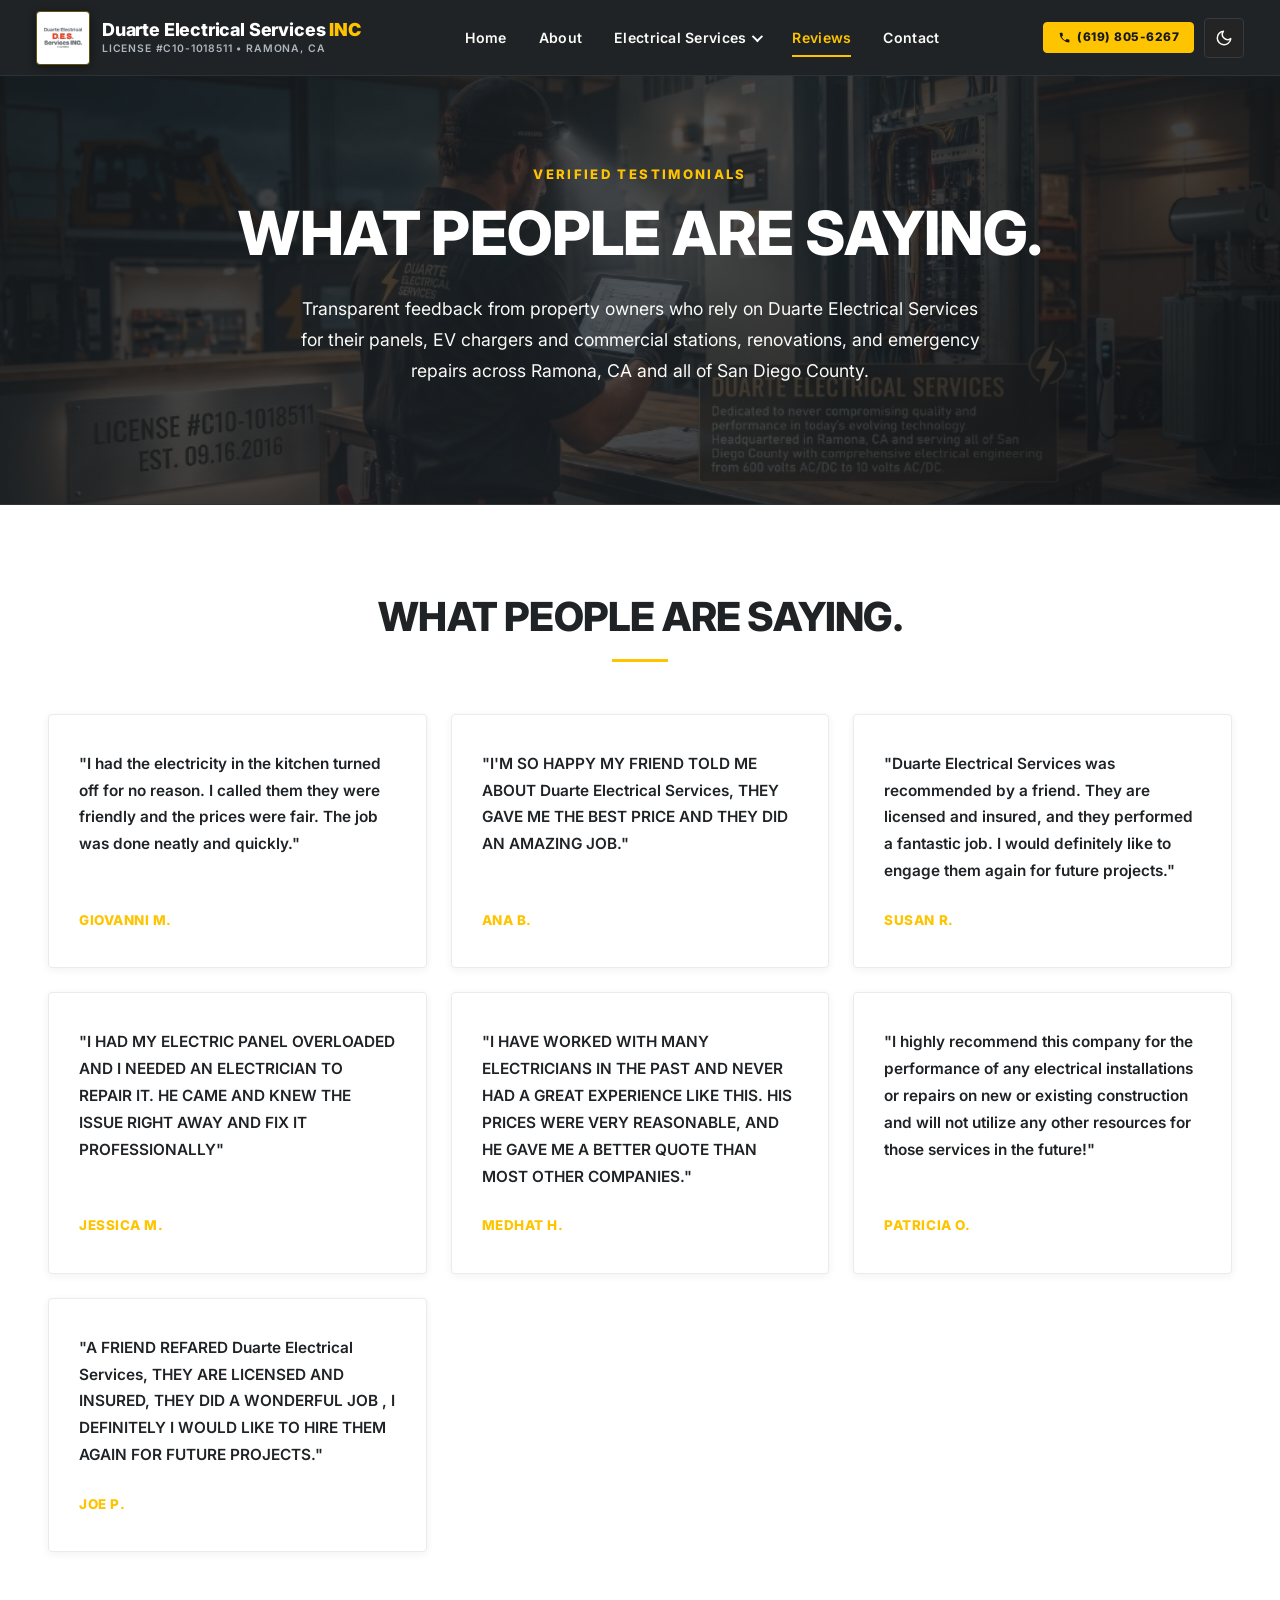
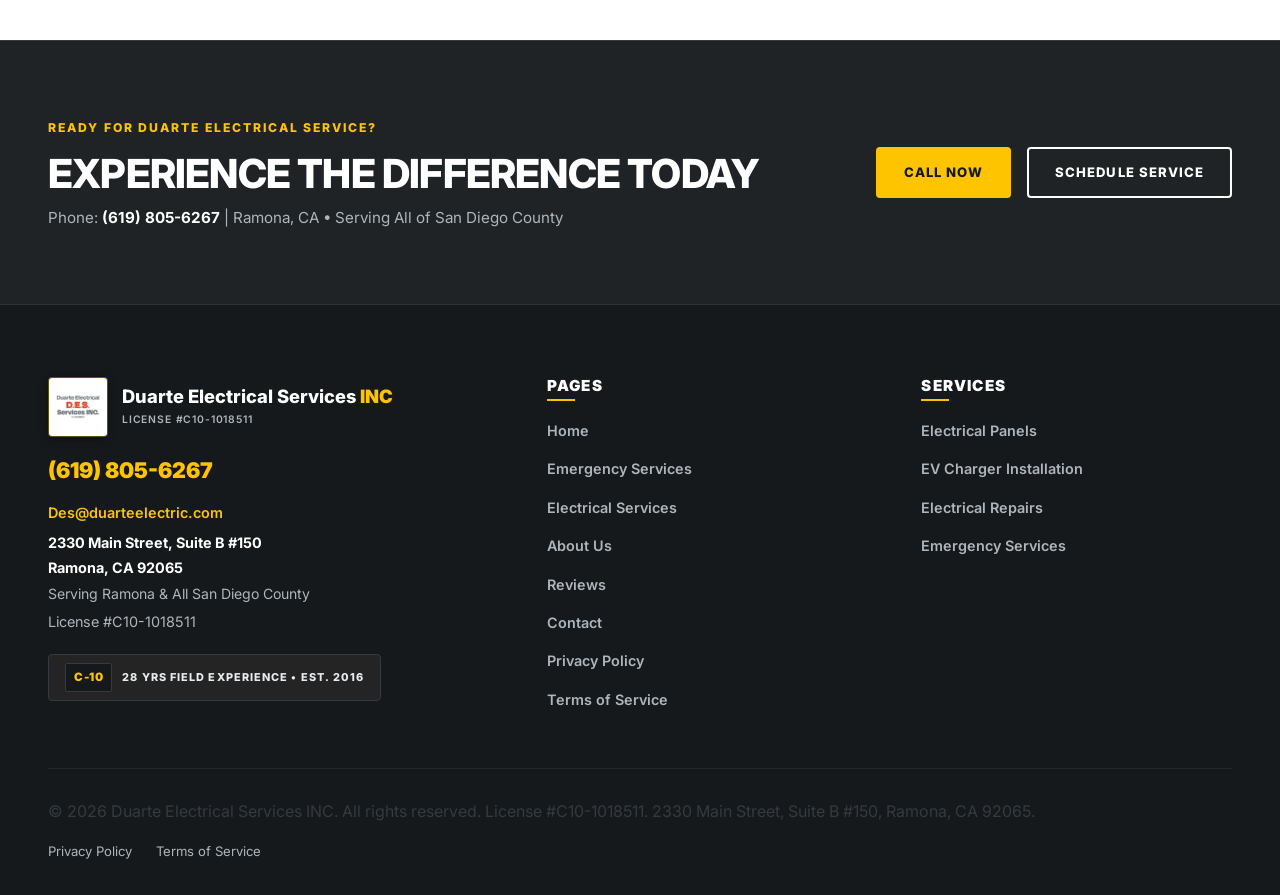
<file: reviews.html>
<!DOCTYPE html>
<html lang="en">
<head>
  <meta charset="UTF-8">
  <meta name="viewport" content="width=device-width, initial-scale=1.0">
  <title>Customer Reviews | Duarte Electrical Services INC – Ramona &amp; San Diego County</title>
  <meta name="description" content="Read authentic customer reviews for Duarte Electrical Services. 28 years field experience and 10 years contracting (Est. 2016). Headquartered in Ramona, CA, serving all of San Diego County. License #C10-1018511.">
  <link rel="icon" type="image/svg+xml" href="favicon.svg">
  <link rel="preconnect" href="https://fonts.googleapis.com">
  <link rel="preconnect" href="https://fonts.gstatic.com" crossorigin>
  <link href="https://fonts.googleapis.com/css2?family=Inter:wght@400;500;600;700;800;900&display=swap" rel="stylesheet">
    <link rel="stylesheet" href="css/style.css">
  <script>
    (function () {
      try {
        if (localStorage.getItem('theme') === 'dark') {
          document.documentElement.classList.add('dark-mode');
        }
        if (window.location.protocol !== 'file:') {
          var path = window.location.pathname;
          var page = path.split('/').pop() || 'index.html';
          window.__DUARTE_INITIAL_PAGE__ = page;
          var cleanBase = path.replace(/[^/]*$/, '') || '/';
          window.__DUARTE_BASE_PATH__ = cleanBase;
          if (path !== cleanBase) {
            window.history.replaceState({ page: page }, '', cleanBase);
          }
        }
      } catch (e) {}
    })();
  </script>
</head>
<body>

  <!-- TOP NAVBAR -->
  <header class="navbar">
    <div class="container">
      <a href="index.html" class="brand-logo" aria-label="Duarte Electrical Services INC">
        <img src="images/logo.jpg" alt="Duarte Electrical Services INC Logo" class="brand-logo-img">
        <div class="logo-text">
          <span class="logo-name">Duarte Electrical Services <span class="logo-inc">INC</span></span>
          <span class="logo-sub">License #C10-1018511 &bull; Ramona, CA</span>
        </div>
      </a>

      <nav class="nav-menu">
        <a href="index.html" class="nav-link">Home</a>
        <a href="about.html" class="nav-link">About</a>
        <div class="nav-item-dropdown">
          <a href="electrical-panels.html" class="nav-link dropdown-trigger">
            Electrical Services <span class="dropdown-caret"></span>
          </a>
          <div class="dropdown-menu">
            <a href="electrical-panels.html" class="dropdown-item">Electrical Panels</a>
            <a href="ev-charger.html" class="dropdown-item">EV Charger Installation</a>
            <a href="electrical-repairs.html" class="dropdown-item">Electrical Repairs</a>
            <a href="emergency-services.html" class="dropdown-item">Emergency Services</a>
          </div>
        </div>
        <a href="reviews.html" class="nav-link active">Reviews</a>
        <a href="contact.html" class="nav-link">Contact</a>
      </nav>

            <div class="nav-right-actions">
        <a href="tel:6198056267" class="nav-cta-btn">
          <svg width="13" height="13" viewBox="0 0 24 24" fill="currentColor">
            <path d="M6.62 10.79a15.05 15.05 0 006.59 6.59l2.2-2.2a1 1 0 011.02-.24 11.72 11.72 0 003.68.59 1 1 0 011 1v3.5a1 1 0 01-1 1A17.93 17.93 0 013 4a1 1 0 011-1h3.5a1 1 0 011 1 11.72 11.72 0 00.59 3.68 1 1 0 01-.24 1.02l-2.23 2.09z"/>
          </svg>
          <span> (619) 805-6267</span>
        </a>

        <!-- Theme Toggle Button -->
        <button class="theme-toggle-btn" aria-label="Toggle light or dark theme" title="Toggle theme">
          <svg class="icon-moon" width="18" height="18" viewBox="0 0 24 24" fill="none" stroke="currentColor" stroke-width="2" stroke-linecap="round" stroke-linejoin="round">
            <path d="M21 12.79A9 9 0 1 1 11.21 3 7 7 0 0 0 21 12.79z"></path>
          </svg>
          <svg class="icon-sun" width="18" height="18" viewBox="0 0 24 24" fill="none" stroke="currentColor" stroke-width="2" stroke-linecap="round" stroke-linejoin="round">
            <circle cx="12" cy="12" r="5"></circle>
            <line x1="12" y1="1" x2="12" y2="3"></line>
            <line x1="12" y1="21" x2="12" y2="23"></line>
            <line x1="4.22" y1="4.22" x2="5.64" y2="5.64"></line>
            <line x1="18.36" y1="18.36" x2="19.78" y2="19.78"></line>
            <line x1="1" y1="12" x2="3" y2="12"></line>
            <line x1="21" y1="12" x2="23" y2="12"></line>
            <line x1="4.22" y1="19.78" x2="5.64" y2="18.36"></line>
            <line x1="18.36" y1="5.64" x2="19.78" y2="4.22"></line>
          </svg>
        </button>

        <button class="hamburger" aria-label="Toggle navigation menu">
          <span></span>
          <span></span>
          <span></span>
        </button>
      </div>
    </div>
  </header>

  <!-- MOBILE NAVIGATION -->
  <div class="mobile-nav">
    <a href="index.html">Home</a>
    <a href="about.html">About</a>
    <button class="mobile-dropdown-toggle">
      <span>Electrical Services</span>
      <span class="dropdown-caret"></span>
    </button>
    <div class="mobile-sub-menu">
      <a href="electrical-panels.html">Electrical Panels</a>
      <a href="ev-charger.html">EV Charger Installation</a>
      <a href="electrical-repairs.html">Electrical Repairs</a>
      <a href="emergency-services.html">Emergency Services</a>
    </div>
    <a href="reviews.html">Reviews</a>
    <a href="contact.html">Contact</a>
    <div class="mobile-theme-row">
      <span>Theme Mode</span>
      <button class="theme-toggle-btn" aria-label="Toggle light or dark theme" title="Toggle theme">
        <svg class="icon-moon" width="18" height="18" viewBox="0 0 24 24" fill="none" stroke="currentColor" stroke-width="2" stroke-linecap="round" stroke-linejoin="round">
          <path d="M21 12.79A9 9 0 1 1 11.21 3 7 7 0 0 0 21 12.79z"></path>
        </svg>
        <svg class="icon-sun" width="18" height="18" viewBox="0 0 24 24" fill="none" stroke="currentColor" stroke-width="2" stroke-linecap="round" stroke-linejoin="round">
          <circle cx="12" cy="12" r="5"></circle>
          <line x1="12" y1="1" x2="12" y2="3"></line>
          <line x1="12" y1="21" x2="12" y2="23"></line>
          <line x1="4.22" y1="4.22" x2="5.64" y2="5.64"></line>
          <line x1="18.36" y1="18.36" x2="19.78" y2="19.78"></line>
          <line x1="1" y1="12" x2="3" y2="12"></line>
          <line x1="21" y1="12" x2="23" y2="12"></line>
          <line x1="4.22" y1="19.78" x2="5.64" y2="18.36"></line>
          <line x1="18.36" y1="5.64" x2="19.78" y2="4.22"></line>
        </svg>
      </button>
    </div>
    <a href="tel:6198056267" class="nav-cta-btn">
      Emergency Call (619) 805-6267
    </a>
  </div>

  <main class="site-wrapper">

    <!-- REVIEWS HERO (IMAGE 5) -->
    <section class="hero-about" style="padding: 84px 0;">
      <div class="container">
        <span class="about-banner-badge">Verified Testimonials</span>
        <h1>What People Are Saying.</h1>
        <p class="hero-about-desc">Transparent feedback from property owners who rely on Duarte Electrical Services for their panels, EV chargers and commercial stations, renovations, and emergency repairs across Ramona, CA and all of San Diego County.</p>
      </div>
    </section>

    <!-- 3x3 REVIEWS GRID (IMAGE 5) -->
    <section class="section">
      <div class="container">
        <div class="section-header centered">
          <h2>What People Are Saying.</h2>
          <div class="divider-blue centered"></div>
        </div>

        <div class="reviews-grid-3x3">
          <!-- Card 1 -->
          <div class="review-card-item">
            <p class="review-quote-content">"I had the electricity in the kitchen turned off for no reason. I called them they were friendly and the prices were fair. The job was done neatly and quickly."</p>
            <span class="reviewer-name-tag">Giovanni M.</span>
          </div>

          <!-- Card 2 -->
          <div class="review-card-item">
            <p class="review-quote-content">"I'M SO HAPPY MY FRIEND TOLD ME ABOUT Duarte Electrical Services, THEY GAVE ME THE BEST PRICE AND THEY DID AN AMAZING JOB."</p>
            <span class="reviewer-name-tag">Ana B.</span>
          </div>

          <!-- Card 3 -->
          <div class="review-card-item">
            <p class="review-quote-content">"Duarte Electrical Services was recommended by a friend. They are licensed and insured, and they performed a fantastic job. I would definitely like to engage them again for future projects."</p>
            <span class="reviewer-name-tag">Susan R.</span>
          </div>

          <!-- Card 4 -->
          <div class="review-card-item">
            <p class="review-quote-content">"I HAD MY ELECTRIC PANEL OVERLOADED AND I NEEDED AN ELECTRICIAN TO REPAIR IT. HE CAME AND KNEW THE ISSUE RIGHT AWAY AND FIX IT PROFESSIONALLY"</p>
            <span class="reviewer-name-tag">Jessica M.</span>
          </div>

          <!-- Card 5 -->
          <div class="review-card-item">
            <p class="review-quote-content">"I HAVE WORKED WITH MANY ELECTRICIANS IN THE PAST AND NEVER HAD A GREAT EXPERIENCE LIKE THIS. HIS PRICES WERE VERY REASONABLE, AND HE GAVE ME A BETTER QUOTE THAN MOST OTHER COMPANIES."</p>
            <span class="reviewer-name-tag">Medhat H.</span>
          </div>

          <!-- Card 6 -->
          <div class="review-card-item">
            <p class="review-quote-content">"I highly recommend this company for the performance of any electrical installations or repairs on new or existing construction and will not utilize any other resources for those services in the future!"</p>
            <span class="reviewer-name-tag">Patricia O.</span>
          </div>

          <!-- Card 7 -->
          <div class="review-card-item">
            <p class="review-quote-content">"A FRIEND REFARED Duarte Electrical Services, THEY ARE LICENSED AND INSURED, THEY DID A WONDERFUL JOB , I DEFINITELY I WOULD LIKE TO HIRE THEM AGAIN FOR FUTURE PROJECTS."</p>
            <span class="reviewer-name-tag">Joe P.</span>
          </div>
        </div>
      </div>
    </section>

    <!-- CALL TO ACTION BANNER -->
    <section class="cta-dark-banner">
      <div class="container">
        <div class="cta-dark-grid">
          <div class="cta-dark-info">
            <span class="section-label section-label-gold">Ready for Duarte Electrical Service?</span>
            <h2>Experience The Difference Today</h2>
            <p>Phone: <strong style="color: var(--white);">(619) 805-6267</strong> | Ramona, CA &bull; Serving All of San Diego County</p>
          </div>
          <div class="cta-button-cluster">
            <a href="tel:6198056267" class="btn btn-blue">Call Now</a>
            <a href="contact.html" class="btn btn-outline-white">Schedule Service</a>
          </div>
        </div>
      </div>
    </section>

  </main>

  <!-- FOOTER -->
  <footer class="site-footer">
    <div class="container">
      <div class="footer-top-grid">
        <div class="footer-brand">
          <div class="footer-brand-header">
            <img src="images/logo.jpg" alt="Duarte Electrical Services INC" class="footer-logo-img">
            <div class="footer-brand-text">
              <span class="footer-brand-name">Duarte Electrical Services <span class="logo-inc">INC</span></span>
              <span class="footer-brand-sub">License #C10-1018511</span>
            </div>
          </div>
          <a href="tel:6198056267" class="footer-phone-link">(619) 805-6267</a>
          <p><a href="mailto:Des@duarteelectric.com" style="color: var(--gold); font-weight: 600;">Des@duarteelectric.com</a></p>
          <p style="margin-top: 6px; font-weight: 700; color: #FFFFFF;">2330 Main Street, Suite B #150<br>Ramona, CA 92065</p>
          <p style="margin-top: 2px; font-size: 0.88rem;">Serving Ramona &amp; All San Diego County</p>
          <p style="margin-top: 4px;">License #C10-1018511</p>

          <div class="bbb-badge-box">
            <span class="bbb-symbol">C-10</span>
            <span class="bbb-text">28 Yrs Field Experience &bull; Est. 2016</span>
          </div>
        </div>

        <div class="footer-col">
          <h4>Pages</h4>
          <ul class="footer-nav-list">
            <li><a href="index.html">Home</a></li>
            <li><a href="emergency-services.html">Emergency Services</a></li>
            <li><a href="electrical-panels.html">Electrical Services</a></li>
            <li><a href="about.html">About Us</a></li>
            <li><a href="reviews.html">Reviews</a></li>
            <li><a href="contact.html">Contact</a></li>
            <li><a href="privacy-policy.html">Privacy Policy</a></li>
            <li><a href="terms-of-service.html">Terms of Service</a></li>
          </ul>
        </div>

        <div class="footer-col">
          <h4>Services</h4>
          <ul class="footer-nav-list">
            <li><a href="electrical-panels.html">Electrical Panels</a></li>
            <li><a href="ev-charger.html">EV Charger Installation</a></li>
            <li><a href="electrical-repairs.html">Electrical Repairs</a></li>
            <li><a href="emergency-services.html">Emergency Services</a></li>
          </ul>
        </div>
      </div>

      <div class="footer-bottom-bar">
        <p>&copy; 2026 Duarte Electrical Services INC. All rights reserved. License #C10-1018511. 2330 Main Street, Suite B #150, Ramona, CA 92065.</p>
        <div class="footer-bottom-links">
          <a href="privacy-policy.html">Privacy Policy</a>
          <a href="terms-of-service.html">Terms of Service</a>
        </div>
      </div>
    </div>
  </footer>

  <script src="js/form-config.js?v=martin-2"></script>
  <script src="js/main.js?v=martin-2"></script>
</body>
</html>
</file>
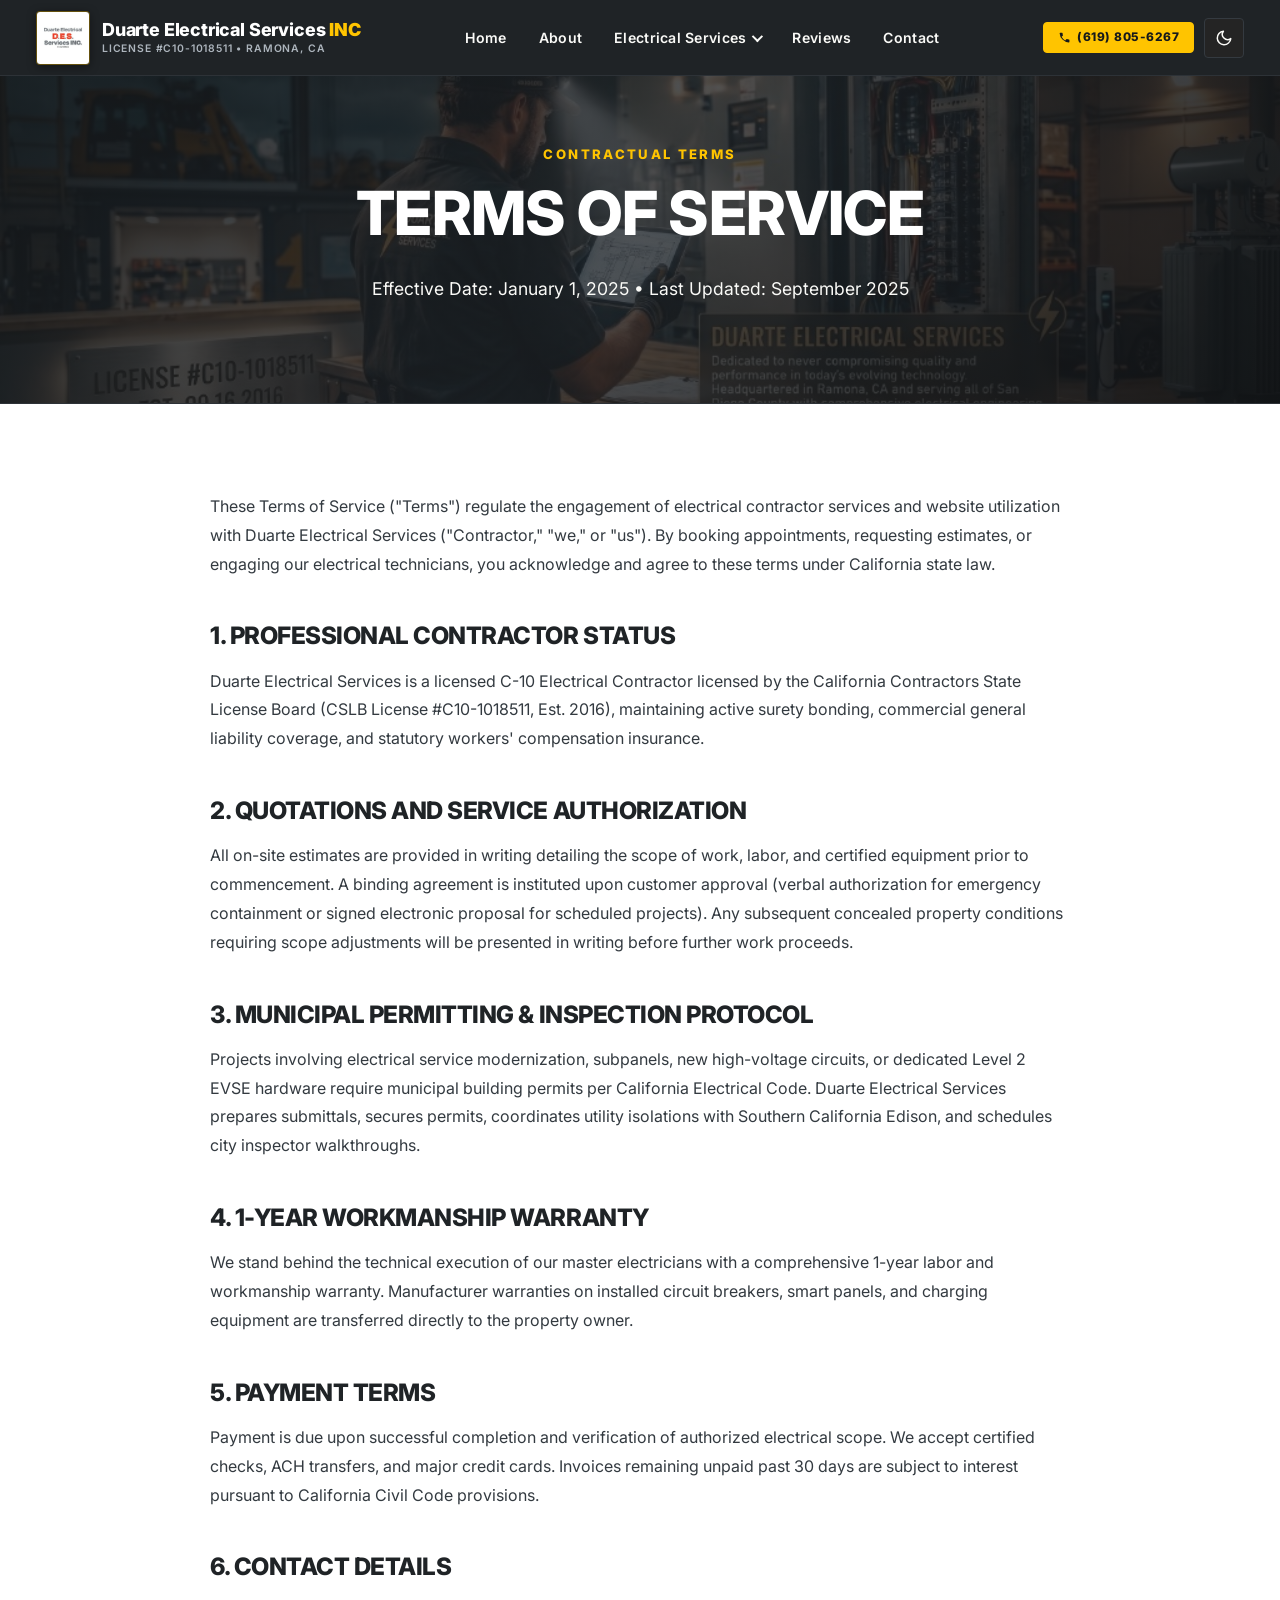
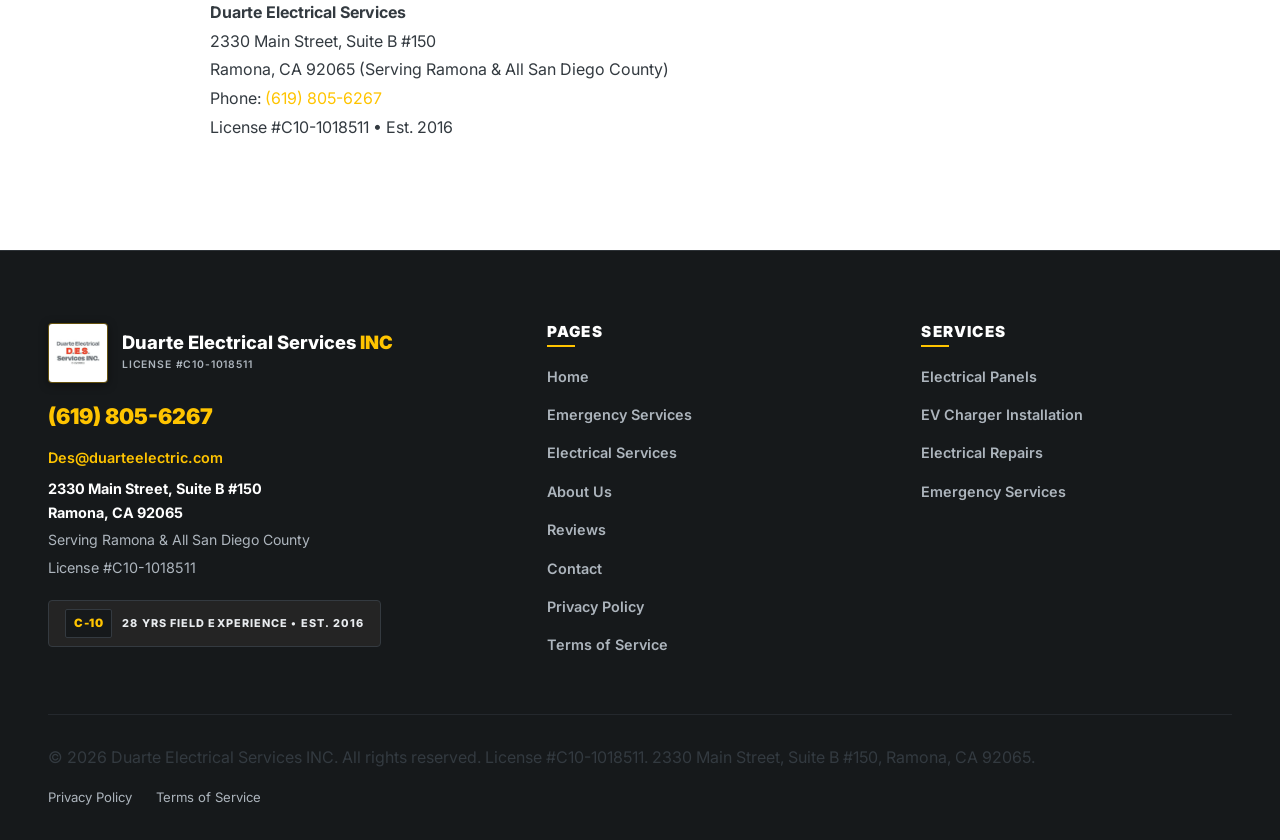
<file: terms-of-service.html>
<!DOCTYPE html>
<html lang="en">
<head>
  <meta charset="UTF-8">
  <meta name="viewport" content="width=device-width, initial-scale=1.0">
  <title>Terms of Service | Duarte Electrical Services INC</title>
  <meta name="description" content="Duarte Electrical Services terms of service. Guidelines, contractor warranties, permitting agreements, and terms of engagement in California.">
  <link rel="icon" type="image/svg+xml" href="favicon.svg">
  <link rel="preconnect" href="https://fonts.googleapis.com">
  <link rel="preconnect" href="https://fonts.gstatic.com" crossorigin>
  <link href="https://fonts.googleapis.com/css2?family=Inter:wght@400;500;600;700;800;900&display=swap" rel="stylesheet">
    <link rel="stylesheet" href="css/style.css">
  <script>
    (function () {
      try {
        if (localStorage.getItem('theme') === 'dark') {
          document.documentElement.classList.add('dark-mode');
        }
        if (window.location.protocol !== 'file:') {
          var path = window.location.pathname;
          var page = path.split('/').pop() || 'index.html';
          window.__DUARTE_INITIAL_PAGE__ = page;
          var cleanBase = path.replace(/[^/]*$/, '') || '/';
          window.__DUARTE_BASE_PATH__ = cleanBase;
          if (path !== cleanBase) {
            window.history.replaceState({ page: page }, '', cleanBase);
          }
        }
      } catch (e) {}
    })();
  </script>
</head>
<body>

  <!-- TOP NAVBAR -->
  <header class="navbar">
    <div class="container">
      <a href="index.html" class="brand-logo" aria-label="Duarte Electrical Services INC">
        <img src="images/logo.jpg" alt="Duarte Electrical Services INC Logo" class="brand-logo-img">
        <div class="logo-text">
          <span class="logo-name">Duarte Electrical Services <span class="logo-inc">INC</span></span>
          <span class="logo-sub">License #C10-1018511 &bull; Ramona, CA</span>
        </div>
      </a>

      <nav class="nav-menu">
        <a href="index.html" class="nav-link">Home</a>
        <a href="about.html" class="nav-link">About</a>
        <div class="nav-item-dropdown">
          <a href="electrical-panels.html" class="nav-link dropdown-trigger">
            Electrical Services <span class="dropdown-caret"></span>
          </a>
          <div class="dropdown-menu">
            <a href="electrical-panels.html" class="dropdown-item">Electrical Panels</a>
            <a href="ev-charger.html" class="dropdown-item">EV Charger Installation</a>
            <a href="electrical-repairs.html" class="dropdown-item">Electrical Repairs</a>
            <a href="emergency-services.html" class="dropdown-item">Emergency Services</a>
          </div>
        </div>
        <a href="reviews.html" class="nav-link">Reviews</a>
        <a href="contact.html" class="nav-link">Contact</a>
      </nav>

            <div class="nav-right-actions">
        <a href="tel:6198056267" class="nav-cta-btn">
          <svg width="13" height="13" viewBox="0 0 24 24" fill="currentColor">
            <path d="M6.62 10.79a15.05 15.05 0 006.59 6.59l2.2-2.2a1 1 0 011.02-.24 11.72 11.72 0 003.68.59 1 1 0 011 1v3.5a1 1 0 01-1 1A17.93 17.93 0 013 4a1 1 0 011-1h3.5a1 1 0 011 1 11.72 11.72 0 00.59 3.68 1 1 0 01-.24 1.02l-2.23 2.09z"/>
          </svg>
          <span> (619) 805-6267</span>
        </a>

        <!-- Theme Toggle Button -->
        <button class="theme-toggle-btn" aria-label="Toggle light or dark theme" title="Toggle theme">
          <svg class="icon-moon" width="18" height="18" viewBox="0 0 24 24" fill="none" stroke="currentColor" stroke-width="2" stroke-linecap="round" stroke-linejoin="round">
            <path d="M21 12.79A9 9 0 1 1 11.21 3 7 7 0 0 0 21 12.79z"></path>
          </svg>
          <svg class="icon-sun" width="18" height="18" viewBox="0 0 24 24" fill="none" stroke="currentColor" stroke-width="2" stroke-linecap="round" stroke-linejoin="round">
            <circle cx="12" cy="12" r="5"></circle>
            <line x1="12" y1="1" x2="12" y2="3"></line>
            <line x1="12" y1="21" x2="12" y2="23"></line>
            <line x1="4.22" y1="4.22" x2="5.64" y2="5.64"></line>
            <line x1="18.36" y1="18.36" x2="19.78" y2="19.78"></line>
            <line x1="1" y1="12" x2="3" y2="12"></line>
            <line x1="21" y1="12" x2="23" y2="12"></line>
            <line x1="4.22" y1="19.78" x2="5.64" y2="18.36"></line>
            <line x1="18.36" y1="5.64" x2="19.78" y2="4.22"></line>
          </svg>
        </button>

        <button class="hamburger" aria-label="Toggle navigation menu">
          <span></span>
          <span></span>
          <span></span>
        </button>
      </div>
    </div>
  </header>

  <!-- MOBILE NAVIGATION -->
  <div class="mobile-nav">
    <a href="index.html">Home</a>
    <a href="about.html">About</a>
    <button class="mobile-dropdown-toggle">
      <span>Electrical Services</span>
      <span class="dropdown-caret"></span>
    </button>
    <div class="mobile-sub-menu">
      <a href="electrical-panels.html">Electrical Panels</a>
      <a href="ev-charger.html">EV Charger Installation</a>
      <a href="electrical-repairs.html">Electrical Repairs</a>
      <a href="emergency-services.html">Emergency Services</a>
    </div>
    <a href="reviews.html">Reviews</a>
    <a href="contact.html">Contact</a>
    <div class="mobile-theme-row">
      <span>Theme Mode</span>
      <button class="theme-toggle-btn" aria-label="Toggle light or dark theme" title="Toggle theme">
        <svg class="icon-moon" width="18" height="18" viewBox="0 0 24 24" fill="none" stroke="currentColor" stroke-width="2" stroke-linecap="round" stroke-linejoin="round">
          <path d="M21 12.79A9 9 0 1 1 11.21 3 7 7 0 0 0 21 12.79z"></path>
        </svg>
        <svg class="icon-sun" width="18" height="18" viewBox="0 0 24 24" fill="none" stroke="currentColor" stroke-width="2" stroke-linecap="round" stroke-linejoin="round">
          <circle cx="12" cy="12" r="5"></circle>
          <line x1="12" y1="1" x2="12" y2="3"></line>
          <line x1="12" y1="21" x2="12" y2="23"></line>
          <line x1="4.22" y1="4.22" x2="5.64" y2="5.64"></line>
          <line x1="18.36" y1="18.36" x2="19.78" y2="19.78"></line>
          <line x1="1" y1="12" x2="3" y2="12"></line>
          <line x1="21" y1="12" x2="23" y2="12"></line>
          <line x1="4.22" y1="19.78" x2="5.64" y2="18.36"></line>
          <line x1="18.36" y1="5.64" x2="19.78" y2="4.22"></line>
        </svg>
      </button>
    </div>
    <a href="tel:6198056267" class="nav-cta-btn">
      Emergency Call (619) 805-6267
    </a>
  </div>

  <main class="site-wrapper">

    <!-- HERO -->
    <section class="hero-about" style="padding: 64px 0;">
      <div class="container">
        <span class="about-banner-badge">Contractual Terms</span>
        <h1>Terms of Service</h1>
        <p class="hero-about-desc">Effective Date: January 1, 2025 &bull; Last Updated: September 2025</p>
      </div>
    </section>

    <!-- LEGAL BODY -->
    <section class="section">
      <div class="container">
        <div class="legal-content-wrap">
          <p>These Terms of Service ("Terms") regulate the engagement of electrical contractor services and website utilization with Duarte Electrical Services ("Contractor," "we," or "us"). By booking appointments, requesting estimates, or engaging our electrical technicians, you acknowledge and agree to these terms under California state law.</p>

          <h2>1. Professional Contractor Status</h2>
          <p>Duarte Electrical Services is a licensed C-10 Electrical Contractor licensed by the California Contractors State License Board (CSLB License #C10-1018511, Est. 2016), maintaining active surety bonding, commercial general liability coverage, and statutory workers' compensation insurance.</p>

          <h2>2. Quotations and Service Authorization</h2>
          <p>All on-site estimates are provided in writing detailing the scope of work, labor, and certified equipment prior to commencement. A binding agreement is instituted upon customer approval (verbal authorization for emergency containment or signed electronic proposal for scheduled projects). Any subsequent concealed property conditions requiring scope adjustments will be presented in writing before further work proceeds.</p>

          <h2>3. Municipal Permitting &amp; Inspection Protocol</h2>
          <p>Projects involving electrical service modernization, subpanels, new high-voltage circuits, or dedicated Level 2 EVSE hardware require municipal building permits per California Electrical Code. Duarte Electrical Services prepares submittals, secures permits, coordinates utility isolations with Southern California Edison, and schedules city inspector walkthroughs.</p>

          <h2>4. 1-Year Workmanship Warranty</h2>
          <p>We stand behind the technical execution of our master electricians with a comprehensive 1-year labor and workmanship warranty. Manufacturer warranties on installed circuit breakers, smart panels, and charging equipment are transferred directly to the property owner.</p>

          <h2>5. Payment Terms</h2>
          <p>Payment is due upon successful completion and verification of authorized electrical scope. We accept certified checks, ACH transfers, and major credit cards. Invoices remaining unpaid past 30 days are subject to interest pursuant to California Civil Code provisions.</p>

          <h2>6. Contact Details</h2>
          <p>
            <strong>Duarte Electrical Services</strong><br>
            2330 Main Street, Suite B #150<br>
            Ramona, CA 92065 (Serving Ramona &amp; All San Diego County)<br>
            Phone: <a href="tel:6198056267" style="color: var(--blue-accent);">(619) 805-6267</a><br>
            License #C10-1018511 &bull; Est. 2016
          </p>
        </div>
      </div>
    </section>

  </main>

  <!-- FOOTER -->
  <footer class="site-footer">
    <div class="container">
      <div class="footer-top-grid">
        <div class="footer-brand">
          <div class="footer-brand-header">
            <img src="images/logo.jpg" alt="Duarte Electrical Services INC" class="footer-logo-img">
            <div class="footer-brand-text">
              <span class="footer-brand-name">Duarte Electrical Services <span class="logo-inc">INC</span></span>
              <span class="footer-brand-sub">License #C10-1018511</span>
            </div>
          </div>
          <a href="tel:6198056267" class="footer-phone-link">(619) 805-6267</a>
          <p><a href="mailto:Des@duarteelectric.com" style="color: var(--gold); font-weight: 600;">Des@duarteelectric.com</a></p>
          <p style="margin-top: 6px; font-weight: 700; color: #FFFFFF;">2330 Main Street, Suite B #150<br>Ramona, CA 92065</p>
          <p style="margin-top: 2px; font-size: 0.88rem;">Serving Ramona &amp; All San Diego County</p>
          <p style="margin-top: 4px;">License #C10-1018511</p>

          <div class="bbb-badge-box">
            <span class="bbb-symbol">C-10</span>
            <span class="bbb-text">28 Yrs Field Experience &bull; Est. 2016</span>
          </div>
        </div>

        <div class="footer-col">
          <h4>Pages</h4>
          <ul class="footer-nav-list">
            <li><a href="index.html">Home</a></li>
            <li><a href="emergency-services.html">Emergency Services</a></li>
            <li><a href="electrical-panels.html">Electrical Services</a></li>
            <li><a href="about.html">About Us</a></li>
            <li><a href="reviews.html">Reviews</a></li>
            <li><a href="contact.html">Contact</a></li>
            <li><a href="privacy-policy.html">Privacy Policy</a></li>
            <li><a href="terms-of-service.html">Terms of Service</a></li>
          </ul>
        </div>

        <div class="footer-col">
          <h4>Services</h4>
          <ul class="footer-nav-list">
            <li><a href="electrical-panels.html">Electrical Panels</a></li>
            <li><a href="ev-charger.html">EV Charger Installation</a></li>
            <li><a href="electrical-repairs.html">Electrical Repairs</a></li>
            <li><a href="emergency-services.html">Emergency Services</a></li>
          </ul>
        </div>
      </div>

      <div class="footer-bottom-bar">
        <p>&copy; 2026 Duarte Electrical Services INC. All rights reserved. License #C10-1018511. 2330 Main Street, Suite B #150, Ramona, CA 92065.</p>
        <div class="footer-bottom-links">
          <a href="privacy-policy.html">Privacy Policy</a>
          <a href="terms-of-service.html">Terms of Service</a>
        </div>
      </div>
    </div>
  </footer>

  <script src="js/form-config.js?v=martin-2"></script>
  <script src="js/main.js?v=martin-2"></script>
</body>
</html>
</file>
<file: css/style.css>
/* ============================================================
   DUARTE ELECTRICAL SERVICES INC
   Modern Luxury Architectural Stylesheet
   Color Palette: Charcoal (#1F2326 / #242424 / #16191B) - 35%
                  White & Off-White (#FAFAF7 / #FFFFFF) - 45%
                  Electric Yellow (#FFC400 / #E5B000) - 10%
                  Cool Gray / Light Gray (#E9ECEF / #F4F4F4) - 10%
   ============================================================ */

/* ---- Design Variables ---- */
:root {
  /* Charcoal Theme Foundation (35%) */
  --charcoal-deep:    #16191B;
  --charcoal-main:    #1F2326;
  --charcoal-surface: #242424;
  --charcoal-card:    #2A2E33;
  --charcoal-border:  #343A40;

  /* Mapped Navy Aliases to Charcoal */
  --navy-deep:        #1F2326;
  --navy-dark:        #16191B;
  --navy-surface:     #242424;
  --navy-card:        #2A2E33;
  --navy-border:      #343A40;

  /* Backgrounds & Whites (45%) */
  --white:            #FFFFFF;
  --bg-light:         #FAFAF7; /* Off-White */
  --bg-ice:           #F4F4F4; /* Light Gray / Cool Gray (10%) */
  --bg-card-light:    #FFFFFF; /* White */
  --border-light:     #E9ECEF; /* Cool Gray */
  --border-dark:      #CED4DA;

  /* Electric Yellow (10%) */
  --gold:             #FFC400;
  --gold-light:       #FFD033;
  --gold-hover:       #E5B000;
  --gold-muted:       rgba(255, 196, 0, 0.15);

  --yellow:           #FFC400;
  --yellow-hover:     #E5B000;
  --yellow-muted:     rgba(255, 196, 0, 0.15);

  --blue-accent:      #FFC400;
  --blue-light:       rgba(255, 196, 0, 0.15);
  --blue-hover:       #E5B000;

  /* Typography */
  --text-dark:        #1F2326;
  --text-body:        #333A40;
  --text-muted:       #6C757D;
  --text-on-dark:     #FAFAF7;
  --text-muted-dk:    #ADB5BD;

  --danger:           #E11D48;
  --success:          #059669;

  --font-main:        'Inter', -apple-system, BlinkMacSystemFont, 'Segoe UI', Roboto, Helvetica, Arial, sans-serif;
  --nav-height:       76px;
  --container-max:    1240px;
  --radius-sm:        4px;
  --radius-md:        6px;
  --transition:       all 0.22s ease-in-out;
  --shadow-sm:        0 2px 8px rgba(31, 35, 38, 0.06);
  --shadow-md:        0 8px 24px rgba(31, 35, 38, 0.08);
  --shadow-lg:        0 16px 40px rgba(31, 35, 38, 0.14);
}

/* ---- Reset & Base ---- */
*, *::before, *::after {
  box-sizing: border-box;
  margin: 0;
  padding: 0;
}

html {
  scroll-behavior: smooth;
  font-size: 16px;
}

body {
  font-family: var(--font-main);
  background-color: var(--white);
  color: var(--text-body);
  line-height: 1.65;
  -webkit-font-smoothing: antialiased;
  -moz-osx-font-smoothing: grayscale;
}

img {
  max-width: 100%;
  height: auto;
  display: block;
}

a {
  text-decoration: none;
  color: inherit;
  transition: var(--transition);
}

button, input, select, textarea {
  font-family: inherit;
  font-size: inherit;
}

ul {
  list-style: none;
}

/* ---- Container ---- */
.container {
  width: 100%;
  max-width: var(--container-max);
  margin-left: auto;
  margin-right: auto;
  padding-left: 28px;
  padding-right: 28px;
}

.container-narrow {
  max-width: 900px;
}

/* ---- Typography ---- */
h1, h2, h3, h4, h5, h6 {
  color: var(--text-dark);
  font-weight: 800;
  line-height: 1.18;
  letter-spacing: -0.02em;
}

h1 {
  font-size: clamp(2.2rem, 5vw, 3.6rem);
  text-transform: uppercase;
  letter-spacing: -0.01em;
}

h2 {
  font-size: clamp(1.75rem, 3.8vw, 2.5rem);
  text-transform: uppercase;
}

h3 {
  font-size: clamp(1.2rem, 2.5vw, 1.6rem);
}

h4 {
  font-size: 1.1rem;
  font-weight: 700;
}

p {
  font-size: 1rem;
  line-height: 1.75;
  color: var(--text-body);
}

.text-dark { color: var(--text-dark) !important; }
.text-white { color: var(--white) !important; }
.text-gold { color: var(--gold) !important; }
.text-blue { color: var(--blue-accent) !important; }
.text-muted { color: var(--text-muted) !important; }
.text-center { text-align: center; }
.text-left { text-align: left; }
.text-right { text-align: right; }

.section-label {
  display: inline-block;
  font-size: 0.76rem;
  font-weight: 800;
  letter-spacing: 0.16em;
  text-transform: uppercase;
  color: var(--blue-accent);
  margin-bottom: 12px;
}

.section-label-gold {
  color: var(--gold);
}

.divider-gold {
  width: 56px;
  height: 3px;
  background-color: var(--gold);
  margin: 18px 0;
}

.divider-gold.centered {
  margin-left: auto;
  margin-right: auto;
}

.divider-blue {
  width: 56px;
  height: 3px;
  background-color: var(--blue-accent);
  margin: 18px 0;
}

.divider-blue.centered {
  margin-left: auto;
  margin-right: auto;
}

/* ---- Buttons (NO pill shapes, crisp luxury radius) ---- */
.btn {
  display: inline-flex;
  align-items: center;
  justify-content: center;
  padding: 13px 26px;
  font-size: 0.82rem;
  font-weight: 800;
  letter-spacing: 0.08em;
  text-transform: uppercase;
  border-radius: var(--radius-sm);
  border: 2px solid transparent;
  cursor: pointer;
  transition: var(--transition);
  text-decoration: none;
  white-space: nowrap;
}

.btn-blue {
  background-color: var(--gold);
  color: var(--charcoal-deep) !important;
  border-color: var(--gold);
  font-weight: 800;
}
.btn-blue:hover {
  background-color: var(--gold-hover);
  border-color: var(--gold-hover);
  color: var(--charcoal-deep) !important;
  box-shadow: 0 4px 16px rgba(255, 196, 0, 0.35);
}

.btn-gold {
  background-color: var(--gold);
  color: var(--charcoal-deep) !important;
  border-color: var(--gold);
  font-weight: 800;
}
.btn-gold:hover {
  background-color: var(--gold-hover);
  border-color: var(--gold-hover);
  color: var(--charcoal-deep) !important;
  box-shadow: 0 4px 16px rgba(255, 196, 0, 0.35);
}

.btn-dark {
  background-color: var(--charcoal-deep);
  color: var(--white);
  border-color: var(--charcoal-border);
}
.btn-dark:hover {
  background-color: var(--charcoal-surface);
  border-color: var(--gold);
  color: var(--white);
}

.btn-outline-blue {
  background-color: transparent;
  color: var(--gold) !important;
  border-color: var(--gold);
  font-weight: 800;
}
.btn-outline-blue:hover {
  background-color: var(--gold);
  color: var(--charcoal-deep) !important;
}

.btn-outline-white {
  background-color: transparent;
  color: var(--white) !important;
  border-color: var(--white);
}
.btn-outline-white:hover {
  background-color: var(--white);
  color: var(--charcoal-deep) !important;
}

.btn-outline-gold {
  background-color: transparent;
  color: var(--gold) !important;
  border-color: var(--gold);
}
.btn-outline-gold:hover {
  background-color: var(--gold);
  color: var(--charcoal-deep) !important;
}

/* ---- NAVBAR ---- */
.navbar {
  position: fixed;
  top: 0;
  left: 0;
  right: 0;
  z-index: 1000;
  height: var(--nav-height);
  background-color: var(--charcoal-main);
  border-bottom: 1px solid #2D3237;
  display: flex;
  align-items: center;
  transition: var(--transition);
}

.navbar.scrolled {
  box-shadow: 0 6px 24px rgba(0, 0, 0, 0.45);
  background-color: var(--charcoal-deep);
}

.navbar .container {
  width: 100%;
  max-width: 100%;
  padding-left: 36px;
  padding-right: 36px;
  display: flex;
  align-items: center;
  justify-content: space-between;
}

/* Brand Logo */
.brand-logo {
  display: flex;
  align-items: center;
  gap: 12px;
  text-decoration: none;
  flex-shrink: 0;
}

.brand-logo-img {
  height: 54px;
  width: auto;
  max-width: 220px;
  object-fit: contain;
  border-radius: 4px;
  border: 1px solid rgba(255, 196, 0, 0.35);
  background-color: #121416;
  box-shadow: 0 2px 10px rgba(0, 0, 0, 0.4);
  display: block;
}

html.dark-mode .brand-logo-img {
  background-color: #121416;
  border-color: rgba(255, 196, 0, 0.45);
}

.footer-brand-header {
  display: flex;
  align-items: center;
  gap: 14px;
  margin-bottom: 16px;
}

.footer-logo-img {
  height: 60px;
  width: auto;
  max-width: 240px;
  object-fit: contain;
  border-radius: 4px;
  border: 1px solid rgba(255, 196, 0, 0.35);
  background-color: #121416;
  box-shadow: 0 2px 10px rgba(0, 0, 0, 0.4);
  display: block;
  margin-bottom: 0;
}

html.dark-mode .footer-logo-img {
  border-color: rgba(255, 196, 0, 0.45);
  background-color: #121416;
}

.footer-brand-text {
  display: flex;
  flex-direction: column;
}

.footer-brand-name {
  font-size: 1.15rem;
  font-weight: 800;
  color: #FFFFFF;
  line-height: 1.15;
}

.footer-brand-sub {
  font-size: 0.65rem;
  font-weight: 600;
  letter-spacing: 0.08em;
  text-transform: uppercase;
  color: #ADB5BD;
  margin-top: 3px;
}

.logo-symbol {
  width: 38px;
  height: 38px;
  background-color: var(--charcoal-surface);
  border-radius: var(--radius-sm);
  display: flex;
  align-items: center;
  justify-content: center;
  color: var(--gold);
  flex-shrink: 0;
  border: 1px solid var(--charcoal-border);
}

.logo-text {
  display: flex;
  flex-direction: column;
}

.logo-name {
  font-size: 1.12rem;
  font-weight: 800;
  letter-spacing: -0.01em;
  color: #FFFFFF;
  line-height: 1.15;
}

.logo-inc {
  color: var(--gold);
  font-weight: 900;
}

.logo-sub {
  font-size: 0.65rem;
  font-weight: 600;
  letter-spacing: 0.08em;
  text-transform: uppercase;
  color: #ADB5BD;
  line-height: 1.1;
  margin-top: 2px;
}

/* Nav Links */
.nav-menu {
  display: flex;
  align-items: center;
  gap: 32px;
}

.nav-link {
  font-size: 0.88rem;
  font-weight: 600;
  color: #FAFAF7;
  letter-spacing: 0.02em;
  padding: 8px 0;
  position: relative;
  transition: color var(--transition);
}

.nav-link:hover,
.nav-link.active {
  color: var(--gold);
}

.nav-link.active::after {
  content: '';
  position: absolute;
  bottom: 0;
  left: 0;
  right: 0;
  height: 2px;
  background-color: var(--gold);
}

/* Dropdown */
.nav-item-dropdown {
  position: relative;
}

.dropdown-trigger {
  display: inline-flex;
  align-items: center;
  gap: 6px;
  cursor: pointer;
}

.dropdown-caret {
  width: 8px;
  height: 8px;
  border-right: 2px solid currentColor;
  border-bottom: 2px solid currentColor;
  transform: rotate(45deg) translateY(-2px);
  transition: transform 0.2s ease;
}

.nav-item-dropdown:hover .dropdown-caret {
  transform: rotate(-135deg) translateY(0);
}

.dropdown-menu {
  position: absolute;
  top: calc(100% + 14px);
  left: 0;
  min-width: 250px;
  background-color: var(--charcoal-surface);
  border: 1px solid var(--charcoal-border);
  border-radius: var(--radius-sm);
  box-shadow: 0 16px 36px rgba(0, 0, 0, 0.45);
  padding: 8px 0;
  opacity: 0;
  visibility: hidden;
  transform: translateY(8px);
  transition: opacity 0.2s ease, transform 0.2s ease, visibility 0.2s ease;
  z-index: 1010;
}

.nav-item-dropdown:hover .dropdown-menu {
  opacity: 1;
  visibility: visible;
  transform: translateY(0);
}

.dropdown-item {
  display: flex;
  align-items: center;
  padding: 12px 20px;
  font-size: 0.88rem;
  font-weight: 600;
  color: #FAFAF7;
  border-left: 3px solid transparent;
  transition: var(--transition);
}

.dropdown-item:hover {
  background-color: #2D3237;
  color: var(--gold);
  border-left-color: var(--gold);
}

/* Navbar Right Actions Cluster */
.nav-right-actions {
  display: flex;
  align-items: center;
  gap: 10px;
}

/* Emergency Navbar Button */
.nav-cta-btn {
  background-color: var(--gold);
  color: var(--charcoal-deep) !important;
  padding: 8px 14px;
  font-size: 0.74rem;
  font-weight: 800;
  letter-spacing: 0.04em;
  text-transform: uppercase;
  border-radius: var(--radius-sm);
  border: 1px solid var(--gold);
  display: inline-flex;
  align-items: center;
  gap: 6px;
  white-space: nowrap;
  line-height: 1;
  transition: var(--transition);
}

.nav-cta-btn:hover {
  background-color: var(--gold-hover);
  border-color: var(--gold-hover);
  color: var(--charcoal-deep) !important;
  box-shadow: 0 4px 12px rgba(255, 196, 0, 0.4);
}

/* Mobile Hamburger */
.hamburger {
  display: none;
  flex-direction: column;
  justify-content: center;
  align-items: center;
  gap: 5px;
  width: 40px;
  height: 40px;
  background-color: var(--charcoal-surface);
  border: 1px solid var(--charcoal-border);
  border-radius: var(--radius-sm);
  cursor: pointer;
  padding: 8px;
  transition: var(--transition);
  flex-shrink: 0;
}

.hamburger:hover {
  background-color: #2D3237;
  border-color: var(--gold);
}

.hamburger span {
  display: block;
  width: 20px;
  height: 2px;
  background-color: #FAFAF7;
  border-radius: 2px;
  transition: var(--transition);
}

.hamburger.open span:nth-child(1) {
  transform: rotate(45deg) translate(5px, 5px);
}
.hamburger.open span:nth-child(2) {
  opacity: 0;
}
.hamburger.open span:nth-child(3) {
  transform: rotate(-45deg) translate(5px, -5px);
}

/* Mobile Menu */
.mobile-nav {
  display: none;
  position: fixed;
  top: var(--nav-height);
  left: 0;
  right: 0;
  background-color: var(--charcoal-main);
  border-bottom: 2px solid var(--charcoal-border);
  padding: 16px 20px 28px;
  box-shadow: 0 16px 36px rgba(0, 0, 0, 0.6);
  z-index: 999;
  flex-direction: column;
  max-height: calc(100vh - var(--nav-height));
  overflow-y: auto;
  -webkit-overflow-scrolling: touch;
}

.mobile-nav.open {
  display: flex;
}

.mobile-nav a,
.mobile-dropdown-toggle {
  display: block;
  padding: 14px 0;
  font-size: 1rem;
  font-weight: 600;
  color: #FAFAF7;
  border-bottom: 1px solid #2D3237;
  background: none;
  border-top: none;
  border-left: none;
  border-right: none;
  text-align: left;
  cursor: pointer;
  width: 100%;
}

.mobile-nav a:hover,
.mobile-dropdown-toggle:hover {
  color: var(--gold);
}

.mobile-dropdown-toggle {
  display: flex;
  justify-content: space-between;
  align-items: center;
}

.mobile-sub-menu {
  display: none;
  flex-direction: column;
  background-color: var(--charcoal-deep);
  padding: 8px 16px;
  border-bottom: 1px solid #2D3237;
}

.mobile-sub-menu.open {
  display: flex;
}

.mobile-sub-menu a {
  padding: 10px 8px;
  font-size: 0.92rem;
  color: #CED4DA;
  border-bottom: 1px solid #22262A;
}

.mobile-sub-menu a:hover {
  color: var(--gold);
}

.mobile-nav .nav-cta-btn {
  margin-top: 20px;
  justify-content: center;
  padding: 14px;
}

/* ---- PAGE BODY OFFSET ---- */
.site-wrapper {
  padding-top: var(--nav-height);
}

/* ---- SECTION UTILITIES ---- */
.section {
  padding: 88px 0;
}

.section-sm {
  padding: 56px 0;
}

.section-dark {
  background-color: var(--navy-deep);
  color: var(--text-on-dark);
}

.section-dark h2,
.section-dark h3,
.section-dark h4 {
  color: var(--white);
}

.section-dark p {
  color: var(--text-on-dark);
}

.section-ice {
  background-color: var(--bg-ice);
}

.section-light {
  background-color: var(--bg-light);
}

/* Section Header */
.section-header {
  margin-bottom: 52px;
}

.section-header.centered {
  text-align: center;
}

.section-header.centered p {
  max-width: 680px;
  margin-left: auto;
  margin-right: auto;
  margin-top: 14px;
}

/* ---- HERO (HOMEPAGE) ---- */
.hero-home {
  position: relative;
  background: 
    linear-gradient(135deg, rgba(22, 25, 27, 0.90) 0%, rgba(31, 35, 38, 0.78) 50%, rgba(18, 20, 22, 0.92) 100%),
    url('../images/hero-electrician.jpg') center right / cover no-repeat;
  color: var(--white);
  padding: 110px 0 130px;
  overflow: hidden;
  border-bottom: 1px solid #2D3237;
}

.hero-home::before {
  content: '';
  position: absolute;
  inset: 0;
  background-image: 
    linear-gradient(rgba(255, 255, 255, 0.03) 1px, transparent 1px),
    linear-gradient(90deg, rgba(255, 255, 255, 0.03) 1px, transparent 1px);
  background-size: 40px 40px;
  pointer-events: none;
}

.hero-home-grid {
  display: grid;
  grid-template-columns: 1.2fr 0.8fr;
  gap: 56px;
  align-items: center;
  position: relative;
  z-index: 2;
}

.hero-home-content h1 {
  font-size: clamp(2.4rem, 5.2vw, 4rem);
  font-weight: 900;
  line-height: 1.12;
  color: var(--white);
  margin-bottom: 8px;
}

.hero-home-content .hero-highlight {
  color: var(--gold);
}

.hero-home-content p {
  font-size: 1.1rem;
  line-height: 1.8;
  color: var(--text-on-dark);
  max-width: 580px;
  margin-top: 20px;
  margin-bottom: 34px;
}

.hero-btn-group {
  display: flex;
  align-items: center;
  gap: 16px;
  flex-wrap: wrap;
}

/* Visual Card in Hero */
.hero-visual-card {
  background: linear-gradient(135deg, rgba(36, 36, 36, 0.85) 0%, rgba(22, 25, 27, 0.95) 100%);
  border: 1px solid var(--charcoal-border);
  border-radius: var(--radius-md);
  padding: 36px 32px;
  box-shadow: 0 20px 50px rgba(0, 0, 0, 0.4);
}

.hero-visual-badge {
  display: inline-flex;
  align-items: center;
  gap: 8px;
  background-color: var(--gold-muted);
  color: var(--gold);
  border: 1px solid rgba(255, 196, 0, 0.35);
  padding: 6px 14px;
  font-size: 0.74rem;
  font-weight: 800;
  letter-spacing: 0.1em;
  text-transform: uppercase;
  margin-bottom: 20px;
}

.hero-visual-card h3 {
  color: var(--white);
  font-size: 1.35rem;
  margin-bottom: 12px;
}

.hero-visual-card p {
  color: var(--text-muted-dk);
  font-size: 0.94rem;
  line-height: 1.7;
  margin-bottom: 24px;
}

.hero-feature-list {
  display: flex;
  flex-direction: column;
  gap: 12px;
}

.hero-feature-item {
  display: flex;
  align-items: center;
  gap: 10px;
  font-size: 0.9rem;
  color: var(--white);
  font-weight: 600;
}

.hero-feature-item svg {
  color: var(--gold);
  flex-shrink: 0;
}

/* ---- TWO-COLUMN LAYOUTS ---- */
.two-col-grid {
  display: grid;
  grid-template-columns: 1fr 1fr;
  gap: 64px;
  align-items: center;
}

.two-col-grid.align-start {
  align-items: start;
}

/* Diagram / Visual Showcase Box */
.visual-showcase-box {
  background-color: var(--bg-card-light);
  border: 1px solid var(--border-light);
  border-radius: var(--radius-md);
  padding: 40px;
  display: flex;
  flex-direction: column;
  align-items: center;
  justify-content: center;
  text-align: center;
  min-height: 380px;
  position: relative;
}

.showcase-icon-wrap {
  width: 76px;
  height: 76px;
  background-color: var(--white);
  border: 2px solid var(--blue-accent);
  border-radius: var(--radius-sm);
  display: flex;
  align-items: center;
  justify-content: center;
  color: var(--blue-accent);
  margin-bottom: 24px;
  box-shadow: var(--shadow-sm);
}

.showcase-headline {
  font-size: 1.25rem;
  font-weight: 800;
  color: var(--navy-deep);
  text-transform: uppercase;
  margin-bottom: 10px;
}

.showcase-desc {
  font-size: 0.94rem;
  color: var(--text-muted);
  max-width: 360px;
}

/* ---- SERVICES LIST (HOMEPAGE) ---- */
.services-section-grid {
  display: grid;
  grid-template-columns: 1fr 1.15fr;
  gap: 64px;
  align-items: center;
}

.service-links-list {
  display: flex;
  flex-direction: column;
}

.service-list-row {
  display: flex;
  align-items: center;
  justify-content: space-between;
  padding: 22px 0;
  border-bottom: 1px solid var(--border-light);
  color: var(--navy-deep);
  font-size: 1.05rem;
  font-weight: 800;
  text-transform: uppercase;
  letter-spacing: 0.04em;
  transition: var(--transition);
}

.service-list-row:hover {
  color: var(--blue-accent);
  padding-left: 10px;
}

.service-list-row svg {
  color: var(--blue-accent);
  transition: transform 0.2s ease;
}

.service-list-row:hover svg {
  transform: translateX(6px);
}

/* ---- EMERGENCY HIGHLIGHT BANNER ---- */
.emergency-callout-card {
  background: linear-gradient(135deg, var(--bg-card-light) 0%, #D8ECF9 100%);
  border: 2px solid var(--blue-accent);
  border-radius: var(--radius-md);
  padding: 56px 48px;
  text-align: center;
}

.emergency-callout-card .emergency-tag {
  display: inline-block;
  font-size: 0.82rem;
  font-weight: 900;
  letter-spacing: 0.16em;
  text-transform: uppercase;
  color: var(--blue-accent);
  margin-bottom: 14px;
}

.emergency-callout-card h2 {
  font-size: clamp(1.8rem, 4vw, 2.6rem);
  color: var(--navy-deep);
  margin-bottom: 16px;
}

.emergency-card-grid {
  display: grid;
  grid-template-columns: 1fr 1fr;
  gap: 24px;
  margin: 36px 0;
  text-align: left;
}

.emergency-quote-box {
  background-color: var(--white);
  border: 1px solid var(--border-light);
  border-radius: var(--radius-sm);
  padding: 24px 28px;
  box-shadow: var(--shadow-sm);
}

.emergency-quote-box p {
  font-size: 0.94rem;
  line-height: 1.7;
  color: var(--text-dark);
}

.emergency-quote-box .author {
  display: block;
  margin-top: 14px;
  font-size: 0.8rem;
  font-weight: 700;
  text-transform: uppercase;
  letter-spacing: 0.08em;
  color: var(--blue-accent);
}

/* ---- PARTNERS ROW ---- */
.partners-block {
  text-align: center;
  padding: 60px 0;
}

.partners-heading {
  font-size: 1.6rem;
  font-weight: 900;
  text-transform: uppercase;
  color: var(--navy-deep);
  margin-bottom: 32px;
}

.partners-logo-grid {
  display: grid;
  grid-template-columns: repeat(3, 1fr);
  gap: 28px;
  max-width: 960px;
  margin-left: auto;
  margin-right: auto;
}

.partner-logo-box {
  background-color: var(--white);
  border: 1px solid var(--border-light);
  border-radius: var(--radius-sm);
  padding: 32px 24px;
  display: flex;
  flex-direction: column;
  align-items: center;
  justify-content: center;
  box-shadow: var(--shadow-sm);
  transition: var(--transition);
}

.partner-logo-box:hover {
  border-color: var(--blue-accent);
  box-shadow: var(--shadow-md);
}

.partner-name {
  font-size: 1.7rem;
  font-weight: 900;
  letter-spacing: 0.06em;
  text-transform: uppercase;
  color: var(--navy-deep);
}

.partner-sub {
  font-size: 0.68rem;
  font-weight: 800;
  letter-spacing: 0.2em;
  text-transform: uppercase;
  color: var(--blue-accent);
  margin-top: 6px;
}

.partner-logo-box .partner-name {
  font-size: 1.18rem;
  font-weight: 800;
  letter-spacing: 0.02em;
  margin-top: 14px;
}

.partner-logo-img-wrap {
  height: 60px;
  display: flex;
  align-items: center;
  justify-content: center;
}

.partner-logo-img-wrap img {
  max-height: 52px;
  max-width: 190px;
  width: auto;
  object-fit: contain;
  transition: transform 0.2s ease;
}

.partner-logo-box:hover .partner-logo-img-wrap img {
  transform: scale(1.04);
}

.partner-execs-img {
  filter: brightness(0);
}

.partner-link-text {
  font-size: 0.78rem;
  font-weight: 700;
  color: var(--text-muted);
  margin-top: 12px;
  display: inline-flex;
  align-items: center;
  gap: 5px;
  transition: color 0.2s ease;
}

.partner-logo-box:hover .partner-link-text {
  color: var(--gold);
}

/* ---- ACCORDION (LUXURY STYLE) ---- */
.accordion-wrapper {
  display: flex;
  flex-direction: column;
  border-top: 1px solid var(--border-light);
}

.accordion-item {
  border-bottom: 1px solid var(--border-light);
}

.accordion-header {
  display: flex;
  align-items: center;
  justify-content: space-between;
  padding: 22px 0;
  cursor: pointer;
  user-select: none;
  font-size: 1.05rem;
  font-weight: 800;
  text-transform: uppercase;
  color: var(--navy-deep);
  transition: color var(--transition);
}

.accordion-header:hover {
  color: var(--blue-accent);
}

.accordion-indicator {
  width: 20px;
  height: 20px;
  position: relative;
  flex-shrink: 0;
}

.accordion-indicator::before,
.accordion-indicator::after {
  content: '';
  position: absolute;
  background-color: var(--blue-accent);
  transition: var(--transition);
}

.accordion-indicator::before {
  top: 9px;
  left: 3px;
  width: 14px;
  height: 2px;
}

.accordion-indicator::after {
  top: 3px;
  left: 9px;
  width: 2px;
  height: 14px;
}

.accordion-item.open .accordion-indicator::after {
  opacity: 0;
  transform: rotate(90deg);
}

.accordion-content {
  max-height: 0;
  overflow: hidden;
  transition: max-height 0.3s cubic-bezier(0, 1, 0, 1);
}

.accordion-content-inner {
  padding-bottom: 22px;
  color: var(--text-body);
  font-size: 0.98rem;
  line-height: 1.8;
}

.accordion-item.open .accordion-content {
  max-height: 500px;
  transition: max-height 0.35s ease-in-out;
}

/* ---- RECENT PROJECTS GRID / INSTAGRAM ---- */
.projects-gallery-grid {
  display: grid;
  grid-template-columns: repeat(4, 1fr);
  gap: 16px;
}

.project-card-box {
  background-color: var(--navy-surface);
  border: 1px solid var(--navy-border);
  border-radius: var(--radius-sm);
  aspect-ratio: 1;
  padding: 24px;
  display: flex;
  flex-direction: column;
  justify-content: space-between;
  color: var(--white);
  position: relative;
  overflow: hidden;
  box-shadow: var(--shadow-sm);
  transition: var(--transition);
}

.project-card-box:hover {
  transform: translateY(-4px);
  box-shadow: var(--shadow-md);
  border-color: var(--gold);
}

.project-tag {
  font-size: 0.72rem;
  font-weight: 800;
  letter-spacing: 0.12em;
  text-transform: uppercase;
  color: var(--gold);
}

.project-quote-text {
  font-size: 0.88rem;
  line-height: 1.6;
  color: var(--text-on-dark);
}

.project-author-text {
  font-size: 0.75rem;
  font-weight: 700;
  letter-spacing: 0.08em;
  text-transform: uppercase;
  color: var(--text-muted-dk);
}

/* ---- CTA BANNER (DARK NAVY) ---- */
.cta-dark-banner {
  background-color: var(--navy-deep);
  color: var(--white);
  padding: 72px 0;
  border-top: 1px solid var(--navy-border);
}

.cta-dark-grid {
  display: flex;
  align-items: center;
  justify-content: space-between;
  gap: 40px;
}

.cta-dark-info h2 {
  color: var(--white);
  font-size: clamp(1.8rem, 3.5vw, 2.5rem);
  margin-bottom: 8px;
}

.cta-phone-highlight {
  font-size: 1.7rem;
  font-weight: 900;
  color: var(--gold);
  display: block;
  margin: 10px 0;
}

.cta-dark-info p {
  color: var(--text-muted-dk);
  font-size: 0.95rem;
}

.cta-button-cluster {
  display: flex;
  align-items: center;
  gap: 16px;
  flex-shrink: 0;
}

/* ---- FOOTER ---- */
.site-footer {
  background-color: var(--charcoal-deep);
  border-top: 1px solid #2D3237;
  padding: 72px 0 32px;
  color: #ADB5BD;
}

.footer-top-grid {
  display: grid;
  grid-template-columns: 1.4fr 1fr 1fr;
  gap: 64px;
  margin-bottom: 56px;
}

.footer-brand h3 {
  font-size: 1.25rem;
  font-weight: 900;
  text-transform: uppercase;
  color: #FFFFFF;
  margin-bottom: 4px;
}

.footer-brand .brand-sub {
  font-size: 0.66rem;
  font-weight: 800;
  letter-spacing: 0.22em;
  text-transform: uppercase;
  color: var(--gold);
  display: block;
  margin-bottom: 20px;
}

.footer-phone-link {
  font-size: 1.35rem;
  font-weight: 900;
  color: var(--gold) !important;
  display: block;
  margin-bottom: 12px;
}

.footer-phone-link:hover {
  color: var(--gold-light) !important;
}

.footer-brand p {
  font-size: 0.9rem;
  color: #ADB5BD;
  line-height: 1.7;
}

.bbb-badge-box {
  margin-top: 20px;
  display: inline-flex;
  align-items: center;
  gap: 10px;
  background-color: var(--charcoal-surface);
  border: 1px solid var(--charcoal-border);
  border-radius: var(--radius-sm);
  padding: 8px 16px;
}

.bbb-symbol {
  background-color: #16191B;
  color: var(--gold);
  font-size: 0.72rem;
  font-weight: 900;
  padding: 4px 8px;
  border-radius: 2px;
  letter-spacing: 0.05em;
  border: 1px solid var(--charcoal-border);
}

.bbb-text {
  font-size: 0.68rem;
  font-weight: 800;
  letter-spacing: 0.1em;
  text-transform: uppercase;
  color: #E9ECEF;
}

.footer-col h4 {
  font-size: 0.95rem;
  font-weight: 900;
  text-transform: uppercase;
  letter-spacing: 0.08em;
  color: #FFFFFF;
  margin-bottom: 22px;
  position: relative;
}

.footer-col h4::after {
  content: '';
  position: absolute;
  bottom: -6px;
  left: 0;
  width: 28px;
  height: 2px;
  background-color: var(--gold);
}

.footer-nav-list {
  display: flex;
  flex-direction: column;
  gap: 12px;
}

.footer-nav-list a {
  font-size: 0.9rem;
  font-weight: 600;
  color: #ADB5BD;
  transition: color var(--transition);
}

.footer-nav-list a:hover {
  color: var(--gold);
}

.footer-bottom-bar {
  border-top: 1px solid #24282D;
  padding-top: 28px;
  display: flex;
  align-items: center;
  justify-content: space-between;
  flex-wrap: wrap;
  gap: 16px;
  font-size: 0.82rem;
  color: #868E96;
}

.footer-bottom-links {
  display: flex;
  gap: 24px;
}

.footer-bottom-links a {
  color: #ADB5BD;
}

.footer-bottom-links a:hover {
  color: var(--gold);
}

/* ============================================================
   ABOUT PAGE & CONTACT PAGE HERO STYLES
   ============================================================ */
.hero-about {
  position: relative;
  background: 
    linear-gradient(135deg, rgba(22, 25, 27, 0.90) 0%, rgba(31, 35, 38, 0.76) 50%, rgba(18, 20, 22, 0.92) 100%),
    url('../images/about-electrician.jpg') center center / cover no-repeat;
  color: var(--white);
  padding: 110px 0;
  text-align: center;
  border-bottom: 1px solid #2D3237;
}

.hero-contact {
  position: relative;
  background: 
    linear-gradient(135deg, rgba(22, 25, 27, 0.90) 0%, rgba(31, 35, 38, 0.76) 50%, rgba(18, 20, 22, 0.92) 100%),
    url('../images/contact-electrician.jpg') center center / cover no-repeat;
  color: var(--white);
  padding: 100px 0;
  text-align: center;
  border-bottom: 1px solid #2D3237;
}

.hero-about h1,
.hero-contact h1 {
  color: var(--white);
  font-size: clamp(2.4rem, 5vw, 3.8rem);
  margin: 12px 0 24px;
}

.about-banner-badge {
  font-size: 0.82rem;
  font-weight: 800;
  letter-spacing: 0.18em;
  text-transform: uppercase;
  color: var(--gold);
}

.hero-about-desc {
  max-width: 680px;
  margin: 0 auto 34px;
  font-size: 1.1rem;
  color: var(--text-on-dark);
}

/* Quote Bar on About */
.about-quote-strip {
  background-color: var(--bg-card-light);
  border-top: 1px solid var(--border-light);
  border-bottom: 1px solid var(--border-light);
  padding: 48px 0;
  text-align: center;
}

.about-quote-text {
  font-size: 1.15rem;
  font-weight: 600;
  font-style: italic;
  color: var(--navy-deep);
  max-width: 820px;
  margin: 0 auto 20px;
}

/* Two Cards: Areas We Serve & Careers */
.two-card-split {
  display: grid;
  grid-template-columns: 1fr 1fr;
  gap: 28px;
}

.nav-feature-card {
  background-color: var(--navy-surface);
  border: 1px solid var(--navy-border);
  border-radius: var(--radius-md);
  padding: 48px 40px;
  color: var(--white);
  box-shadow: var(--shadow-sm);
  display: flex;
  flex-direction: column;
  align-items: flex-start;
  justify-content: space-between;
  min-height: 260px;
}

.nav-feature-card h3 {
  color: var(--white);
  font-size: 1.6rem;
  margin-bottom: 12px;
}

.nav-feature-card p {
  color: var(--text-muted-dk);
  font-size: 0.96rem;
  margin-bottom: 24px;
}

/* 4 Badge Boxes (About Image 2) */
.community-name-grid {
  display: grid;
  grid-template-columns: 1fr 1fr;
  gap: 20px;
  margin-top: 36px;
}

.community-badge-item {
  border: 2px solid var(--border-light);
  border-radius: 40px;
  padding: 18px 24px;
  text-align: center;
  font-size: 0.95rem;
  font-weight: 800;
  text-transform: uppercase;
  letter-spacing: 0.06em;
  color: var(--navy-deep);
  background-color: var(--white);
  transition: var(--transition);
}

.community-badge-item:hover {
  border-color: var(--blue-accent);
  color: var(--blue-accent);
  background-color: var(--bg-card-light);
}

/* ============================================================
   SERVICE PAGES STYLES (IMAGES 3 & 4)
   Electrical Panels, EV Charger, Electrical Repairs, Emergency
   ============================================================ */
.hero-service-split {
  background: radial-gradient(circle at 60% 40%, #152B4E 0%, var(--navy-deep) 75%);
  color: var(--white);
  padding: 88px 0 100px;
  position: relative;
  border-bottom: 1px solid var(--navy-border);
}

.hero-service-grid {
  display: grid;
  grid-template-columns: 1.25fr 0.85fr;
  gap: 56px;
  align-items: start;
}

.hero-service-content h1 {
  font-size: clamp(2.2rem, 4.8vw, 3.4rem);
  color: var(--white);
  margin-bottom: 12px;
}

.hero-service-subtitle {
  font-size: 1.15rem;
  font-weight: 800;
  text-transform: uppercase;
  color: var(--blue-accent);
  letter-spacing: 0.04em;
  margin-bottom: 20px;
}

.hero-service-lead {
  font-size: 1.05rem;
  color: var(--text-on-dark);
  line-height: 1.8;
  margin-bottom: 28px;
}

.hero-bullet-list {
  display: flex;
  flex-direction: column;
  gap: 14px;
}

.hero-bullet-item {
  display: flex;
  align-items: flex-start;
  gap: 12px;
  font-size: 0.94rem;
  color: var(--text-on-dark);
}

.hero-bullet-item svg {
  color: var(--gold);
  flex-shrink: 0;
  margin-top: 3px;
}

.hero-bullet-item strong {
  color: var(--white);
}

/* Lead Gen Card ("Let's Get Started") */
.lead-gen-card {
  background-color: var(--white);
  border: 1px solid var(--border-light);
  border-radius: var(--radius-md);
  padding: 36px 32px;
  box-shadow: 0 16px 40px rgba(0, 0, 0, 0.25);
  color: var(--text-dark);
}

.lead-gen-card h3 {
  font-size: 1.4rem;
  color: var(--navy-deep);
  text-transform: uppercase;
  margin-bottom: 6px;
  text-align: center;
}

.lead-gen-card .card-caption {
  font-size: 0.86rem;
  color: var(--text-muted);
  text-align: center;
  margin-bottom: 22px;
}

.form-group-field {
  margin-bottom: 14px;
}

.form-group-field input,
.form-group-field select,
.form-group-field textarea {
  width: 100%;
  padding: 12px 14px;
  border: 1px solid var(--border-light);
  border-radius: var(--radius-sm);
  background-color: var(--bg-light);
  color: var(--text-dark);
  font-size: 0.92rem;
  transition: border-color var(--transition);
}

.form-group-field input:focus,
.form-group-field select:focus,
.form-group-field textarea:focus {
  outline: none;
  border-color: var(--blue-accent);
  background-color: var(--white);
}

/* 5% OFF Coupon Voucher */
.coupon-voucher-card {
  background-color: var(--navy-deep);
  border: 2px dashed var(--gold);
  border-radius: var(--radius-md);
  padding: 44px 36px;
  color: var(--white);
  text-align: center;
  box-shadow: var(--shadow-md);
}

.coupon-discount-val {
  font-size: 3.8rem;
  font-weight: 900;
  color: var(--gold);
  line-height: 1;
  margin-bottom: 8px;
}

.coupon-discount-label {
  font-size: 0.88rem;
  font-weight: 900;
  text-transform: uppercase;
  letter-spacing: 0.12em;
  color: var(--white);
  margin-bottom: 20px;
}

.coupon-voucher-card p {
  color: var(--text-muted-dk);
  font-size: 0.9rem;
  line-height: 1.7;
  margin-bottom: 24px;
}

.coupon-terms {
  display: block;
  margin-top: 14px;
  font-size: 0.72rem;
  color: var(--text-muted-dk);
}

/* Signs & Red Flags List */
.warning-signs-list {
  display: flex;
  flex-direction: column;
  gap: 12px;
  margin-top: 24px;
}

.warning-sign-row {
  display: flex;
  align-items: flex-start;
  gap: 12px;
  padding: 10px 0;
  border-bottom: 1px solid var(--border-light);
  font-size: 0.95rem;
  color: var(--text-dark);
  font-weight: 600;
}

.warning-sign-row svg {
  color: var(--blue-accent);
  flex-shrink: 0;
  margin-top: 3px;
}

/* Charging Levels 3-Box Stack */
.charging-tiers-stack {
  display: flex;
  flex-direction: column;
  gap: 18px;
}

.tier-box {
  background-color: var(--bg-card-light);
  border: 1px solid var(--border-light);
  border-radius: var(--radius-sm);
  padding: 24px;
  transition: var(--transition);
}

.tier-box.highlight {
  border-color: var(--blue-accent);
  background-color: var(--white);
  box-shadow: var(--shadow-sm);
}

.tier-box h4 {
  font-size: 1.05rem;
  text-transform: uppercase;
  color: var(--navy-deep);
  margin-bottom: 8px;
}

.tier-box.highlight h4 {
  color: var(--blue-accent);
}

.tier-box p {
  font-size: 0.92rem;
  line-height: 1.65;
  color: var(--text-body);
}

/* Blue Lasting Results Banner */
.lasting-results-banner {
  background-color: var(--navy-surface);
  color: var(--white);
  padding: 64px 0;
  border-top: 3px solid var(--blue-accent);
}

.lasting-results-banner .sub-tag {
  font-size: 0.76rem;
  font-weight: 800;
  letter-spacing: 0.16em;
  text-transform: uppercase;
  color: var(--blue-accent);
  margin-bottom: 10px;
  display: block;
}

.lasting-results-banner h2 {
  color: var(--white);
  max-width: 820px;
  font-size: clamp(1.8rem, 3.8vw, 2.6rem);
}

.lasting-results-banner p {
  color: var(--text-on-dark);
  margin-top: 14px;
  max-width: 740px;
}

/* Horizontal Service Strip */
.services-strip-component {
  background-color: var(--bg-ice);
  border-top: 1px solid var(--border-light);
  border-bottom: 1px solid var(--border-light);
  padding: 56px 0;
}

.strip-header-row {
  display: flex;
  align-items: center;
  justify-content: space-between;
  margin-bottom: 28px;
}

.strip-nav-arrows {
  display: flex;
  gap: 10px;
}

.strip-arrow-btn {
  width: 40px;
  height: 40px;
  border-radius: 50%;
  background-color: var(--blue-accent);
  color: var(--white);
  border: none;
  cursor: pointer;
  display: flex;
  align-items: center;
  justify-content: center;
  transition: var(--transition);
}

.strip-arrow-btn:hover {
  background-color: var(--blue-hover);
}

.service-cards-track {
  display: flex;
  gap: 18px;
  overflow-x: auto;
  scroll-behavior: smooth;
  scrollbar-width: none;
  padding-bottom: 8px;
}

.service-cards-track::-webkit-scrollbar {
  display: none;
}

.service-strip-card {
  flex: 0 0 260px;
  background-color: var(--white);
  border: 1px solid var(--border-light);
  border-radius: var(--radius-sm);
  padding: 28px 24px;
  display: flex;
  flex-direction: column;
  justify-content: space-between;
  box-shadow: var(--shadow-sm);
  transition: var(--transition);
  text-decoration: none;
}

.service-strip-card:hover,
.service-strip-card.active {
  border-color: var(--blue-accent);
  box-shadow: var(--shadow-md);
  transform: translateY(-3px);
}

.strip-card-icon {
  width: 52px;
  height: 52px;
  background-color: var(--bg-card-light);
  border-radius: var(--radius-sm);
  display: flex;
  align-items: center;
  justify-content: center;
  color: var(--blue-accent);
  margin-bottom: 20px;
}

.service-strip-card h4 {
  font-size: 1.1rem;
  color: var(--navy-deep);
  text-transform: uppercase;
  margin-bottom: 18px;
}

.strip-action-link {
  font-size: 0.76rem;
  font-weight: 800;
  letter-spacing: 0.08em;
  text-transform: uppercase;
  color: var(--blue-accent);
  display: inline-flex;
  align-items: center;
  gap: 6px;
}

/* What Sets Us Apart 4 Feature Lines */
.apart-list-stack {
  display: flex;
  flex-direction: column;
  gap: 16px;
  margin-top: 32px;
}

.apart-feature-bar {
  border-bottom: 1px solid var(--navy-deep);
  padding-bottom: 14px;
}

.apart-feature-bar strong {
  display: block;
  font-size: 1.05rem;
  font-weight: 800;
  text-transform: uppercase;
  letter-spacing: 0.04em;
  color: var(--navy-deep);
  margin-bottom: 4px;
}

.apart-feature-bar span {
  font-size: 0.92rem;
  color: var(--text-body);
}

/* ============================================================
   REVIEWS PAGE (IMAGE 5) - 3x3 GRID
   ============================================================ */
.reviews-grid-3x3 {
  display: grid;
  grid-template-columns: repeat(3, 1fr);
  gap: 24px;
}

.review-card-item {
  background-color: var(--bg-card-light);
  border: 1px solid var(--border-light);
  border-radius: var(--radius-sm);
  padding: 36px 30px;
  display: flex;
  flex-direction: column;
  justify-content: space-between;
  box-shadow: var(--shadow-sm);
  transition: var(--transition);
}

.review-card-item:hover {
  border-color: var(--blue-accent);
  background-color: var(--white);
  box-shadow: var(--shadow-md);
  transform: translateY(-3px);
}

.review-quote-content {
  font-size: 0.96rem;
  line-height: 1.75;
  color: var(--text-dark);
  font-weight: 600;
  margin-bottom: 24px;
}

.reviewer-name-tag {
  font-size: 0.84rem;
  font-weight: 800;
  letter-spacing: 0.04em;
  text-transform: uppercase;
  color: var(--blue-accent);
}

/* ============================================================
   CONTACT PAGE & FORMS
   ============================================================ */
.contact-layout-grid {
  display: grid;
  grid-template-columns: 1.2fr 0.8fr;
  gap: 64px;
  align-items: start;
}

.contact-form-box {
  background-color: var(--white);
  border: 1px solid var(--border-light);
  border-radius: var(--radius-md);
  padding: 44px 40px;
  box-shadow: var(--shadow-sm);
}

.form-row-2col {
  display: grid;
  grid-template-columns: 1fr 1fr;
  gap: 18px;
}

.form-field-label {
  display: block;
  font-size: 0.76rem;
  font-weight: 800;
  letter-spacing: 0.1em;
  text-transform: uppercase;
  color: var(--navy-deep);
  margin-bottom: 8px;
}

.contact-info-panel {
  display: flex;
  flex-direction: column;
  gap: 32px;
}

.contact-info-box {
  background-color: var(--bg-card-light);
  border: 1px solid var(--border-light);
  border-radius: var(--radius-md);
  padding: 32px;
}

.contact-info-box h4 {
  font-size: 0.8rem;
  font-weight: 800;
  letter-spacing: 0.14em;
  text-transform: uppercase;
  color: var(--blue-accent);
  margin-bottom: 8px;
}

.contact-info-box p {
  font-size: 1rem;
  color: var(--text-dark);
  font-weight: 600;
}

.contact-info-box a {
  color: var(--blue-accent);
}

.contact-highlight-phone {
  font-size: 1.45rem;
  color: var(--navy-deep);
  margin: 6px 0;
  font-weight: 700;
}

.contact-highlight-email {
  font-size: 1.25rem;
  color: var(--navy-deep);
  margin: 6px 0;
  font-weight: 600;
}

.contact-desc-muted {
  font-size: 0.9rem;
  color: var(--text-muted);
  font-weight: normal;
}

.contact-company-title {
  margin-top: 6px;
  font-weight: 700;
  color: var(--navy-deep);
}

.about-lead-statement {
  font-size: 1.15rem;
  font-weight: 600;
  color: var(--navy-deep);
  max-width: 820px;
  line-height: 1.8;
}

.about-solutions-title {
  font-size: 1.25rem;
  color: var(--navy-deep);
  text-transform: uppercase;
  margin-bottom: 14px;
}

.about-contact-name,
.about-detail-val {
  font-size: 1.15rem;
  font-weight: 800;
  color: var(--navy-deep);
}

.form-status-alert {
  display: none;
  padding: 14px 18px;
  border-radius: var(--radius-sm);
  margin-bottom: 20px;
  font-size: 0.92rem;
  font-weight: 600;
}

.form-status-alert.success {
  display: block;
  background-color: #ECFDF5;
  color: #065F46;
  border: 1px solid #A7F3D0;
}

/* ============================================================
   LEGAL PAGES (PRIVACY & TERMS)
   ============================================================ */
.legal-content-wrap {
  max-width: 860px;
  margin: 0 auto;
}

.legal-content-wrap h2 {
  font-size: 1.5rem;
  color: var(--navy-deep);
  margin: 44px 0 16px;
  text-transform: uppercase;
}

.legal-content-wrap h3 {
  font-size: 1.15rem;
  color: var(--blue-accent);
  margin: 28px 0 12px;
}

.legal-content-wrap p {
  font-size: 1rem;
  line-height: 1.8;
  margin-bottom: 20px;
}

.legal-content-wrap ul {
  list-style: disc;
  padding-left: 24px;
  margin-bottom: 24px;
}

.legal-content-wrap ul li {
  margin-bottom: 10px;
  font-size: 0.98rem;
  line-height: 1.7;
}

/* ============================================================
   RESPONSIVE MEDIA QUERIES
   ============================================================ */
@media (max-width: 1080px) {
  .hero-home-grid,
  .hero-service-grid,
  .two-col-grid,
  .services-section-grid,
  .contact-layout-grid {
    grid-template-columns: 1fr;
    gap: 44px;
  }

  .reviews-grid-3x3 {
    grid-template-columns: repeat(2, 1fr);
  }

  .footer-top-grid {
    grid-template-columns: 1fr 1fr;
    gap: 40px;
  }
}

@media (max-width: 860px) {
  :root {
    --nav-height: 64px;
  }

  .navbar {
    height: 64px;
  }

  .navbar .container {
    padding-left: 14px;
    padding-right: 14px;
    display: flex;
    align-items: center;
    justify-content: space-between;
    width: 100%;
    max-width: 100%;
    gap: 8px;
  }

  .brand-logo {
    display: flex;
    align-items: center;
    gap: 0;
    max-width: calc(100% - 95px);
    flex-shrink: 1;
  }

  .brand-logo-img {
    height: 38px;
    max-height: 38px;
    width: auto;
    max-width: 135px;
    object-fit: contain;
  }

  /* Hide redundant duplicate logo text on mobile so hamburger & toggle fit cleanly */
  .brand-logo .logo-text {
    display: none !important;
  }

  .nav-menu {
    display: none;
  }

  .nav-right-actions {
    display: flex;
    align-items: center;
    gap: 8px;
    flex-shrink: 0;
    margin-left: auto;
  }

  .nav-right-actions .nav-cta-btn {
    display: none !important;
  }

  .mobile-nav .nav-cta-btn {
    display: flex !important;
  }

  .theme-toggle-btn {
    width: 36px;
    height: 36px;
    flex-shrink: 0;
  }

  .hamburger {
    display: flex;
    width: 36px;
    height: 36px;
    flex-shrink: 0;
    padding: 6px;
  }

  .site-wrapper {
    padding-top: 64px;
  }

  .emergency-card-grid,
  .partners-logo-grid,
  .two-card-split,
  .community-name-grid,
  .projects-gallery-grid {
    grid-template-columns: 1fr;
  }

  .cta-dark-grid {
    flex-direction: column;
    align-items: flex-start;
  }

  .reviews-grid-3x3 {
    grid-template-columns: 1fr;
  }

  .form-row-2col {
    grid-template-columns: 1fr;
  }

  .footer-top-grid {
    grid-template-columns: 1fr;
  }

  .section {
    padding: 64px 0;
  }
}

/* ============================================================
   THEME TOGGLE BUTTON (LIGHT / DARK MODE)
   ============================================================ */
.theme-toggle-btn {
  display: inline-flex;
  align-items: center;
  justify-content: center;
  width: 40px;
  height: 40px;
  border-radius: var(--radius-sm);
  background-color: var(--charcoal-surface);
  border: 1px solid var(--charcoal-border);
  color: #FAFAF7;
  cursor: pointer;
  transition: var(--transition);
  padding: 0;
  flex-shrink: 0;
}

.theme-toggle-btn:hover {
  background-color: #2D3237;
  border-color: var(--gold);
  color: var(--gold);
}

.theme-toggle-btn .icon-sun {
  display: none;
}

.theme-toggle-btn .icon-moon {
  display: block;
}

.mobile-theme-row {
  display: flex;
  align-items: center;
  justify-content: space-between;
  padding: 14px 0;
  border-bottom: 1px solid var(--border-light);
  font-size: 1rem;
  font-weight: 600;
  color: var(--navy-deep);
}

/* ============================================================
   DARK MODE LUXURY ELITE THEME OVERRIDES
   ============================================================ */
html.dark-mode {
  /* Keep --white as pure white so anything referencing white remains white */
  --white:         #FFFFFF;
  --bg-light:      #16191B;
  --bg-ice:        #1F2326;
  --bg-card-light: #242424;
  --border-light:  #343A40;
  --border-dark:   #495057;

  /* All text variables in dark mode */
  --text-dark:     #FFFFFF;
  --text-body:     #E9ECEF;
  --text-muted:    #ADB5BD;
  --text-on-dark:  #FAFAF7;
  --text-muted-dk: #CED4DA;
}

html.dark-mode body {
  background-color: #16191B;
  color: #FFFFFF !important;
}

/* ------------------------------------------------------------
   ALL TEXT IN DARK MODE REMAINS 100% WHITE
   ------------------------------------------------------------ */
html.dark-mode,
html.dark-mode body,
html.dark-mode p,
html.dark-mode h1,
html.dark-mode h2,
html.dark-mode h3,
html.dark-mode h4,
html.dark-mode h5,
html.dark-mode h6,
html.dark-mode li,
html.dark-mode label,
html.dark-mode strong,
html.dark-mode b,
html.dark-mode em,
html.dark-mode i,
html.dark-mode small,
html.dark-mode td,
html.dark-mode th,
html.dark-mode dt,
html.dark-mode dd,
html.dark-mode blockquote,
html.dark-mode a:not(.btn-outline-white:hover),
html.dark-mode .logo-name,
html.dark-mode .nav-link,
html.dark-mode .dropdown-item,
html.dark-mode .mobile-nav a,
html.dark-mode .mobile-sub-menu a,
html.dark-mode .mobile-dropdown-toggle,
html.dark-mode .mobile-theme-row,
html.dark-mode .service-list-row,
html.dark-mode .service-list-name,
html.dark-mode .service-list-arrow,
html.dark-mode .emergency-callout-card h2,
html.dark-mode .emergency-callout-card p,
html.dark-mode .emergency-quote-box p,
html.dark-mode .emergency-quote-box .author,
html.dark-mode .partners-heading,
html.dark-mode .partner-name,
html.dark-mode .accordion-header,
html.dark-mode .accordion-content-inner,
html.dark-mode .accordion-content-inner p,
html.dark-mode .accordion-content-inner li,
html.dark-mode .showcase-headline,
html.dark-mode .showcase-desc,
html.dark-mode .community-badge-item,
html.dark-mode .about-quote-strip,
html.dark-mode .about-quote-text,
html.dark-mode .about-lead-statement,
html.dark-mode .about-solutions-title,
html.dark-mode .about-contact-name,
html.dark-mode .about-detail-val,
html.dark-mode .lead-gen-card,
html.dark-mode .lead-gen-card h3,
html.dark-mode .lead-gen-card p,
html.dark-mode .lead-gen-card .card-caption,
html.dark-mode .form-field-label,
html.dark-mode .warning-sign-row,
html.dark-mode .warning-sign-row div,
html.dark-mode .warning-sign-row span,
html.dark-mode .tier-box h4,
html.dark-mode .tier-box p,
html.dark-mode .tier-box li,
html.dark-mode .tier-box span,
html.dark-mode .services-strip-component,
html.dark-mode .service-strip-card h4,
html.dark-mode .service-strip-card p,
html.dark-mode .apart-feature-bar strong,
html.dark-mode .apart-feature-bar p,
html.dark-mode .apart-feature-bar div,
html.dark-mode .review-card-item h4,
html.dark-mode .review-quote-content,
html.dark-mode .review-card-item p,
html.dark-mode .author,
html.dark-mode .reviewer-name-tag,
html.dark-mode .contact-form-box,
html.dark-mode .contact-form-box h2,
html.dark-mode .contact-form-box p,
html.dark-mode .contact-info-box,
html.dark-mode .contact-info-box h4,
html.dark-mode .contact-info-box p,
html.dark-mode .contact-info-box a,
html.dark-mode .contact-highlight-phone,
html.dark-mode .contact-highlight-phone a,
html.dark-mode .contact-highlight-email,
html.dark-mode .contact-highlight-email a,
html.dark-mode .contact-desc-muted,
html.dark-mode .contact-company-title,
html.dark-mode .site-footer,
html.dark-mode .site-footer p,
html.dark-mode .site-footer a,
html.dark-mode .site-footer span:not(.badge),
html.dark-mode .site-footer h3,
html.dark-mode .site-footer h4,
html.dark-mode .site-footer li,
html.dark-mode .footer-brand h3,
html.dark-mode .footer-brand p,
html.dark-mode .footer-col h4,
html.dark-mode .footer-col ul li,
html.dark-mode .footer-col ul li a,
html.dark-mode .footer-bottom-bar p,
html.dark-mode .footer-bottom-bar a,
html.dark-mode .bbb-text,
html.dark-mode .bbb-symbol,
html.dark-mode .legal-content-wrap h1,
html.dark-mode .legal-content-wrap h2,
html.dark-mode .legal-content-wrap h3,
html.dark-mode .legal-content-wrap p,
html.dark-mode .legal-content-wrap li,
html.dark-mode .legal-content-wrap strong,
html.dark-mode .hero-bullet-item,
html.dark-mode .hero-bullet-item div,
html.dark-mode .hero-about-desc,
html.dark-mode .hero-service-lead,
html.dark-mode .hero-home-content p,
html.dark-mode .hero-visual-card h3,
html.dark-mode .hero-visual-card p,
html.dark-mode .section-header p,
html.dark-mode .section-header h2,
html.dark-mode .coupon-voucher-card p,
html.dark-mode .coupon-discount-label,
html.dark-mode .coupon-terms,
html.dark-mode .card-caption,
html.dark-mode .hero-feature-item,
html.dark-mode .theme-toggle-btn,
html.dark-mode .section-label,
html.dark-mode .about-banner-badge,
html.dark-mode .emergency-tag,
html.dark-mode span.hero-highlight,
html.dark-mode [style*="color: var(--navy-deep)"],
html.dark-mode [style*="color: var(--text-dark)"],
html.dark-mode [style*="color: var(--text-body)"],
html.dark-mode [style*="color: var(--text-muted)"],
html.dark-mode [style*="color: var(--text-muted-dk)"],
html.dark-mode [style*="color: var(--white)"] {
  color: #FFFFFF !important;
}

/* Links interactive hover state */
html.dark-mode a:hover,
html.dark-mode .nav-link:hover,
html.dark-mode .nav-link.active,
html.dark-mode .dropdown-item:hover,
html.dark-mode .service-list-row:hover,
html.dark-mode .accordion-header:hover,
html.dark-mode .community-badge-item:hover,
html.dark-mode .footer-col ul li a:hover,
html.dark-mode .footer-bottom-bar a:hover {
  color: var(--gold) !important;
}

/* Buttons in Dark Mode */
html.dark-mode .btn-blue,
html.dark-mode .nav-cta-btn {
  background-color: var(--gold) !important;
  color: #1F2326 !important;
  border-color: var(--gold) !important;
}

html.dark-mode .btn-outline-white {
  color: #FFFFFF !important;
  border-color: #FFFFFF !important;
}

html.dark-mode .btn-outline-white:hover {
  background-color: #FFFFFF !important;
  color: #070E1A !important;
}

html.dark-mode .btn-outline-gold:hover {
  background-color: #0A1424;
  color: var(--gold) !important;
}

/* Form Inputs, Selects, Textareas */
html.dark-mode input,
html.dark-mode select,
html.dark-mode textarea,
html.dark-mode .form-group-field input,
html.dark-mode .form-group-field select,
html.dark-mode .form-group-field textarea,
html.dark-mode .contact-form-box input,
html.dark-mode .contact-form-box select,
html.dark-mode .contact-form-box textarea {
  background-color: #071120;
  border-color: #1C3354;
  color: #FFFFFF !important;
}

html.dark-mode input:focus,
html.dark-mode select:focus,
html.dark-mode textarea:focus,
html.dark-mode .form-group-field input:focus,
html.dark-mode .form-group-field select:focus,
html.dark-mode .form-group-field textarea:focus,
html.dark-mode .contact-form-box input:focus,
html.dark-mode .contact-form-box select:focus,
html.dark-mode .contact-form-box textarea:focus {
  background-color: #0A1628;
  border-color: var(--blue-accent);
  color: #FFFFFF !important;
}

html.dark-mode ::placeholder,
html.dark-mode input::placeholder,
html.dark-mode textarea::placeholder {
  color: rgba(255, 255, 255, 0.65) !important;
  opacity: 1;
}

/* Toggle Icon in Dark Mode */
html.dark-mode .theme-toggle-btn {
  background-color: var(--charcoal-surface);
  border-color: var(--charcoal-border);
  color: #FAFAF7 !important;
}

html.dark-mode .theme-toggle-btn:hover {
  border-color: var(--gold);
  color: var(--gold) !important;
}

html.dark-mode .theme-toggle-btn .icon-sun {
  display: block;
}

html.dark-mode .theme-toggle-btn .icon-moon {
  display: none;
}

html.dark-mode .mobile-theme-row {
  border-bottom-color: #2D3237;
}

/* Navbar in Dark Mode */
html.dark-mode .navbar {
  background-color: #121416;
  border-bottom-color: #24282D;
}

html.dark-mode .navbar.scrolled {
  box-shadow: 0 4px 20px rgba(0, 0, 0, 0.6);
}

html.dark-mode .dropdown-menu {
  background-color: #1F2326;
  border-color: #343A40;
  box-shadow: 0 16px 36px rgba(0, 0, 0, 0.6);
}

html.dark-mode .dropdown-item:hover {
  background-color: #2D3237;
}

html.dark-mode .hamburger span {
  background-color: #FAFAF7 !important;
}

html.dark-mode .mobile-nav {
  background-color: #121416;
  border-bottom-color: #24282D;
}

html.dark-mode .mobile-nav a,
html.dark-mode .mobile-dropdown-toggle {
  border-bottom-color: #24282D;
}

html.dark-mode .mobile-sub-menu {
  background-color: #16191B;
  border-bottom-color: #24282D;
}

html.dark-mode .mobile-sub-menu a {
  border-bottom-color: #24282D;
}

/* Sections in Dark Mode */
html.dark-mode .section {
  background-color: #16191B;
}

html.dark-mode .section-ice {
  background-color: #1F2326;
}

html.dark-mode .section-light {
  background-color: #191C1F;
}

/* Services Homepage List */
html.dark-mode .service-list-row {
  border-bottom-color: #343A40;
}

/* Emergency Highlight Card */
html.dark-mode .emergency-callout-card {
  background: linear-gradient(135deg, #242424 0%, #1A1D20 100%);
  border-color: var(--gold);
}

html.dark-mode .emergency-quote-box {
  background-color: #2A2E33;
  border-color: #343A40;
}

/* Partners */
html.dark-mode .partner-logo-box {
  background-color: #242424;
  border-color: #343A40;
}

html.dark-mode .partner-logo-box:hover {
  border-color: var(--gold);
}

html.dark-mode .partner-execs-img {
  filter: none;
}

html.dark-mode .partner-bbb-img {
  filter: brightness(0) invert(1);
}

html.dark-mode .partner-link-text {
  color: var(--text-muted-dk);
}

html.dark-mode .partner-logo-box:hover .partner-link-text {
  color: var(--gold);
}

/* Accordion in Dark Mode */
html.dark-mode .accordion-wrapper {
  border-top-color: #343A40;
}

html.dark-mode .accordion-item {
  background-color: #242424;
  border-bottom-color: #343A40;
  padding: 17px;
}

html.dark-mode .accordion-header {
  background-color: #242424;
}

/* Showcase & Visual Boxes */
html.dark-mode .visual-showcase-box {
  background-color: #242424;
  border-color: #343A40;
}

html.dark-mode .showcase-icon-wrap {
  background-color: #16191B;
}

/* Community Badges (About Page) */
html.dark-mode .community-badge-item {
  background-color: #242424;
  border-color: #343A40;
}

html.dark-mode .community-badge-item:hover {
  border-color: var(--gold);
  background-color: #2D3237;
}

html.dark-mode .about-quote-strip {
  background-color: #1F2326;
  border-top-color: #343A40;
  border-bottom-color: #343A40;
}

/* Service Pages Components */
html.dark-mode .lead-gen-card {
  background-color: #242424;
  border-color: #343A40;
  box-shadow: 0 16px 40px rgba(0, 0, 0, 0.6);
}

html.dark-mode .warning-sign-row {
  border-bottom-color: #343A40;
}

html.dark-mode .tier-box {
  background-color: #242424;
  border-color: #343A40;
}

html.dark-mode .tier-box.highlight {
  background-color: #2A2E33;
  border-color: var(--gold);
}

html.dark-mode .services-strip-component {
  background-color: #1F2326;
  border-top-color: #343A40;
  border-bottom-color: #343A40;
}

html.dark-mode .service-strip-card {
  background-color: #242424;
  border-color: #343A40;
}

html.dark-mode .service-strip-card:hover,
html.dark-mode .service-strip-card.active {
  border-color: var(--gold);
  background-color: #2D3237;
}

html.dark-mode .strip-card-icon {
  background-color: #16191B;
}

html.dark-mode .apart-feature-bar {
  border-bottom-color: #343A40;
}

/* Reviews 3x3 Grid */
html.dark-mode .review-card-item {
  background-color: #242424;
  border-color: #343A40;
}

html.dark-mode .review-card-item:hover {
  background-color: #2D3237;
  border-color: var(--gold);
}

/* Contact Page Boxes */
html.dark-mode .contact-form-box {
  background-color: #242424;
  border-color: #343A40;
}

html.dark-mode .contact-info-box {
  background-color: #242424;
  border-color: #343A40;
}

/* Footer in Dark Mode */
html.dark-mode .site-footer {
  background-color: #101214;
  border-top-color: #24282D;
}

html.dark-mode .footer-bottom-bar {
  border-top-color: #24282D;
}

html.dark-mode .bbb-badge-box {
  background-color: #242424;
  border-color: #343A40;
}
</file>
